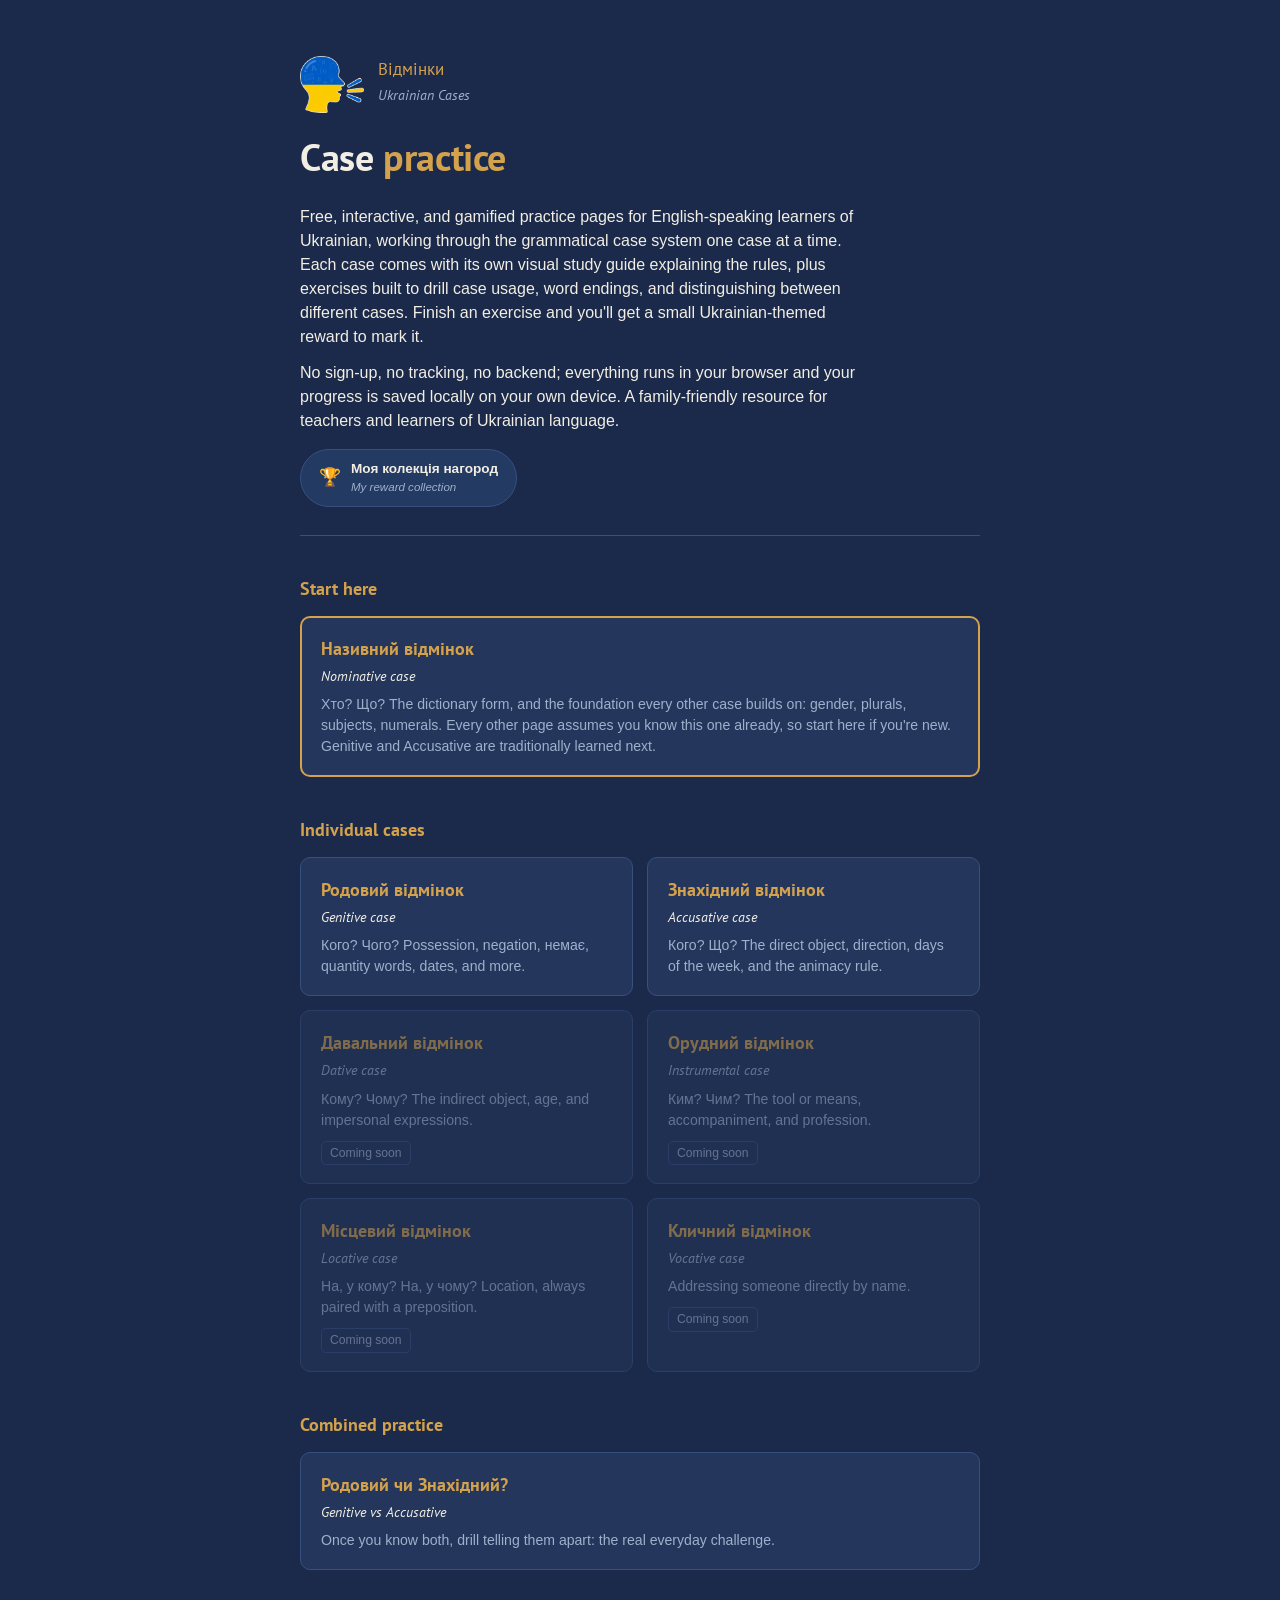
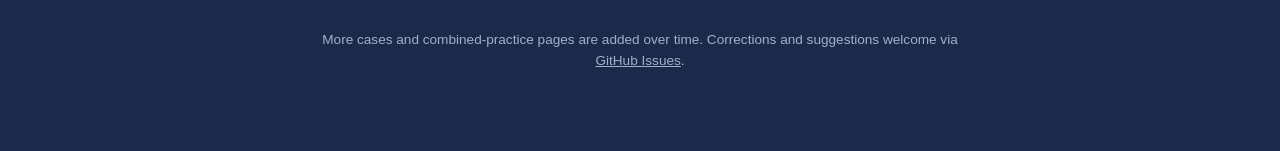
<file: index.html>
<!DOCTYPE html>
<html lang="uk">
<head>
<meta charset="UTF-8">
<meta name="viewport" content="width=device-width, initial-scale=1.0">
<meta name="color-scheme" content="dark">
<title>Відмінки: Ukrainian Cases Practice</title>
<link rel="preconnect" href="https://fonts.googleapis.com">
<link rel="preconnect" href="https://fonts.gstatic.com" crossorigin>
<link href="https://fonts.googleapis.com/css2?family=PT+Sans:ital,wght@0,400;0,700;1,400;1,700&display=swap" rel="stylesheet">
<link rel="stylesheet" href="shared/style.css">
</head>
<body>
<div class="page-bg">
<div class="wrap">
  <div class="hero">
    <div class="brand-row">
      <img class="ua-logo" src="assets/logo.png" width="64" height="57" alt="Logo: a profile speaking in the colours of the Ukrainian flag">
      <div>
        <p class="eyebrow-uk">Відмінки</p>
        <p class="eyebrow-en">Ukrainian Cases</p>
      </div>
    </div>
    <h1>Case <span class="q-word">practice</span></h1>
    <div class="summary-box">
      <p>Free, interactive, and gamified practice pages for English-speaking learners of Ukrainian, working
      through the grammatical case system one case at a time. Each case comes with its own visual study guide
      explaining the rules, plus exercises built to drill case usage, word endings, and distinguishing between
      different cases. Finish an exercise and you'll get a small Ukrainian-themed reward to mark it.</p>
      <p>No sign-up, no tracking, no backend; everything runs in your browser and your progress is saved
      locally on your own device. A family-friendly resource for teachers and learners of Ukrainian language.</p>
    </div>
    <div style="margin-top:16px;display:flex;flex-wrap:wrap;justify-content:space-between;align-items:center;gap:12px">
      <a class="trophy-pill" href="trophy.html"><span class="pill-icon">🏆</span><span class="pill-text"><span class="pill-uk">Моя колекція нагород</span><span class="pill-en">My reward collection</span></span></a>
      <button type="button" id="resetAllBtn" class="reset-all-link" hidden><span class="reset-uk">Скинути прогрес</span> / <span class="reset-en">Reset progress</span></button>
    </div>
  </div>

  <div class="index-section">
    <h2>Start here</h2>
    <div class="case-grid">
      <a class="case-card featured" href="nominative_case.html">
        <span class="case-uk">Називний відмінок</span>
        <span class="case-en">Nominative case</span>
        <p class="case-desc">Хто? Що? The dictionary form, and the foundation every other case builds on:
        gender, plurals, subjects, numerals. Every other page assumes you know this one already, so start here
        if you're new. Genitive and Accusative are traditionally learned next.</p>
      </a>
    </div>
  </div>

  <div class="index-section">
    <h2>Individual cases</h2>
    <div class="case-grid">
      <a class="case-card" href="genitive_case.html">
        <span class="case-uk">Родовий відмінок</span>
        <span class="case-en">Genitive case</span>
        <p class="case-desc">Кого? Чого? Possession, negation, немає, quantity words, dates, and more.</p>
      </a>
      <a class="case-card" href="accusative_case.html">
        <span class="case-uk">Знахідний відмінок</span>
        <span class="case-en">Accusative case</span>
        <p class="case-desc">Кого? Що? The direct object, direction, days of the week, and the animacy rule.</p>
      </a>
      <div class="case-card disabled">
        <span class="case-uk">Давальний відмінок</span>
        <span class="case-en">Dative case</span>
        <p class="case-desc">Кому? Чому? The indirect object, age, and impersonal expressions.</p>
        <span class="case-soon">Coming soon</span>
      </div>
      <div class="case-card disabled">
        <span class="case-uk">Орудний відмінок</span>
        <span class="case-en">Instrumental case</span>
        <p class="case-desc">Ким? Чим? The tool or means, accompaniment, and profession.</p>
        <span class="case-soon">Coming soon</span>
      </div>
      <div class="case-card disabled">
        <span class="case-uk">Місцевий відмінок</span>
        <span class="case-en">Locative case</span>
        <p class="case-desc">На, у кому? На, у чому? Location, always paired with a preposition.</p>
        <span class="case-soon">Coming soon</span>
      </div>
      <div class="case-card disabled">
        <span class="case-uk">Кличний відмінок</span>
        <span class="case-en">Vocative case</span>
        <p class="case-desc">Addressing someone directly by name.</p>
        <span class="case-soon">Coming soon</span>
      </div>
    </div>
  </div>

  <div class="index-section">
    <h2>Combined practice</h2>
    <div class="case-grid">
      <a class="case-card" href="genitive_vs_accusative.html">
        <span class="case-uk">Родовий чи Знахідний?</span>
        <span class="case-en">Genitive vs Accusative</span>
        <p class="case-desc">Once you know both, drill telling them apart: the real everyday challenge.</p>
      </a>
    </div>
  </div>

  <footer>More cases and combined-practice pages are added over time. Corrections and suggestions welcome via <a href="https://github.com/hazymat/ukrainian-cases/issues" style="color:#9FB0CC">GitHub Issues</a>.</footer>
</div>
</div>

<script>
// Every case page's own progress lives under its own localStorage key; a page is "started" the
// moment it has any saved key at all (STORE only ever gets keys written via an actual answer).
const CASE_STORAGE_KEYS = [
  "uk_case_nominative_progress_v1",
  "uk_case_genitive_progress_v2",
  "uk_case_accusative_progress_v2",
  "uk_case_mixed_progress_v1"
];
function anyCaseStarted(){
  return CASE_STORAGE_KEYS.some(key=>{
    try{
      const raw = localStorage.getItem(key);
      if(!raw) return false;
      return Object.keys(JSON.parse(raw)).length > 0;
    }catch(e){ return false; }
  });
}
const resetAllBtn = document.getElementById("resetAllBtn");
if(resetAllBtn){
  if(anyCaseStarted()) resetAllBtn.hidden = false;
  resetAllBtn.addEventListener("click", ()=>{
    const ok = confirm("Це скине весь твій прогрес. Усі твої трофеї зникнуть! Ти впевнений(-а)?\nThis will reset all your progress. All your trophies will disappear! Are you sure?");
    if(!ok) return;
    CASE_STORAGE_KEYS.forEach(key=>{ try{ localStorage.removeItem(key); }catch(e){} });
    try{ localStorage.removeItem("uk_cases_reward_bag_v1"); }catch(e){}
    try{ sessionStorage.clear(); }catch(e){}
    location.reload();
  });
}
</script>
</body>
</html>
</file>
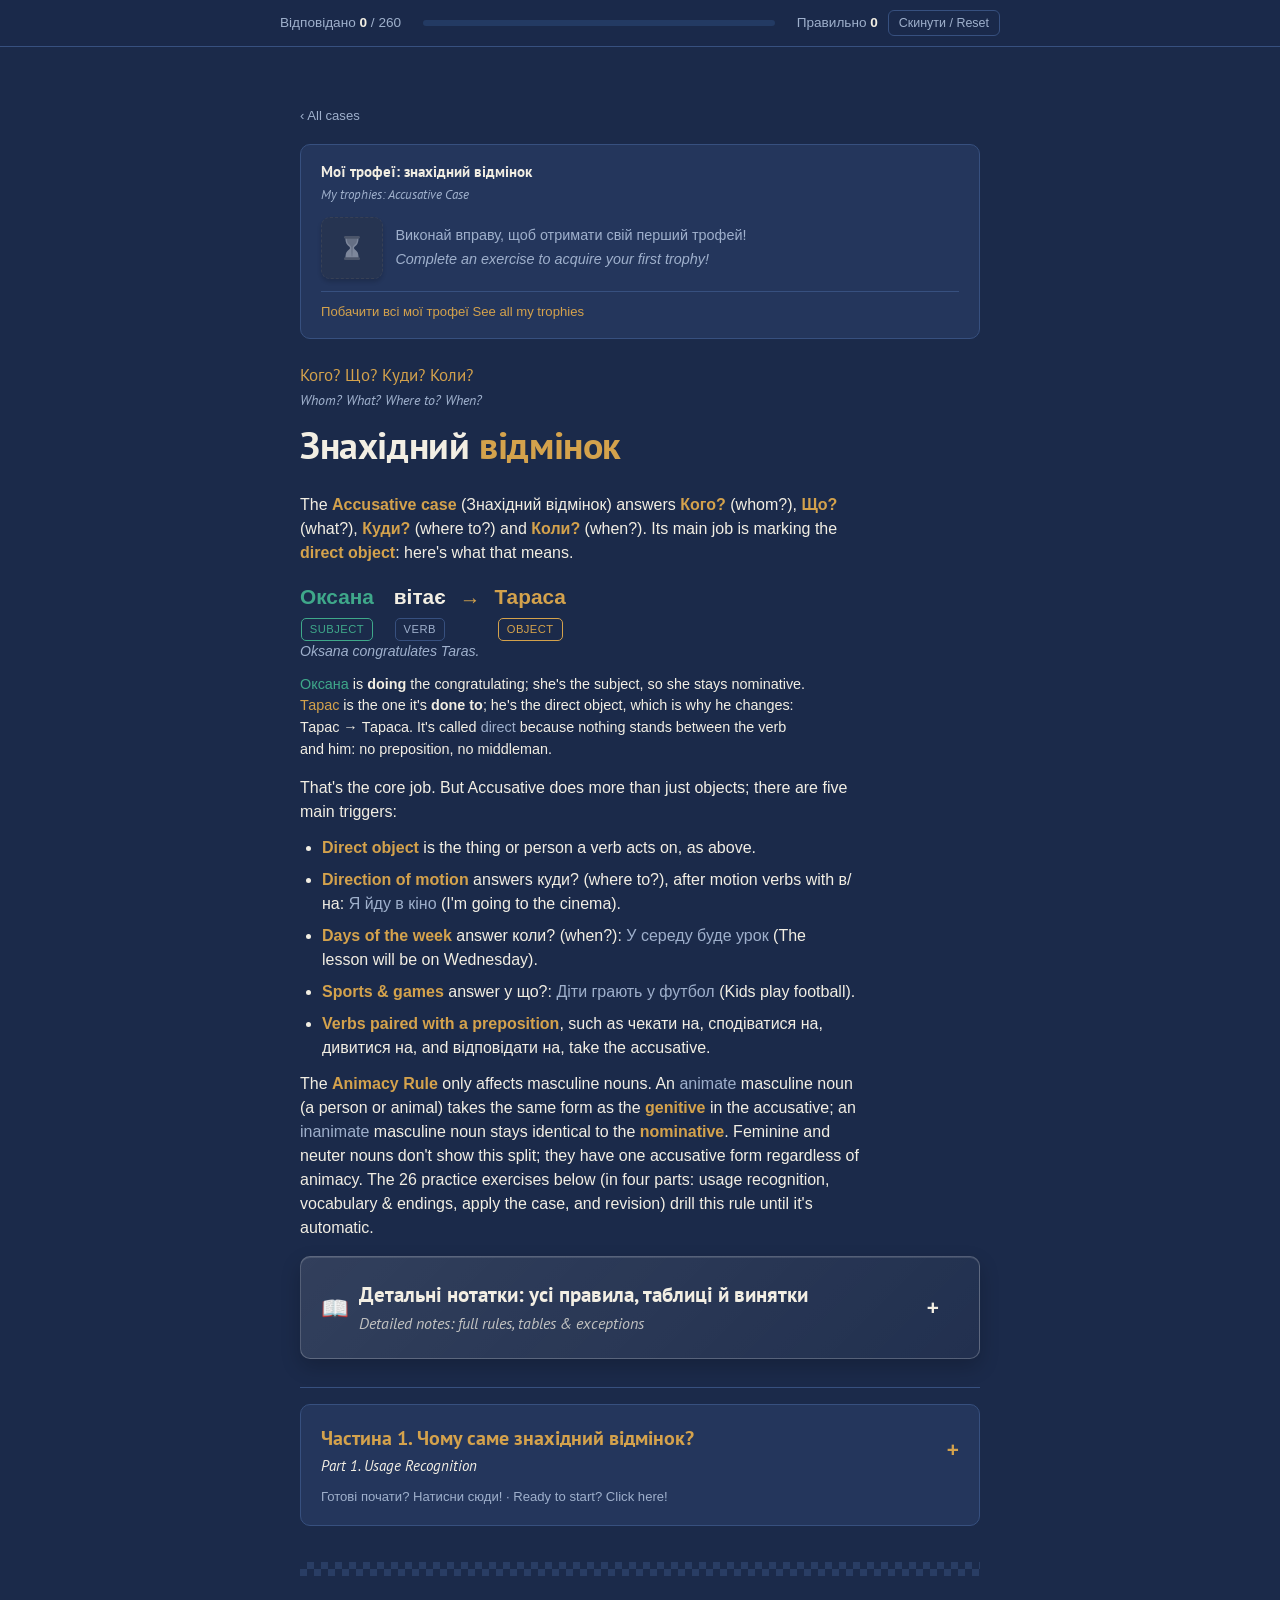
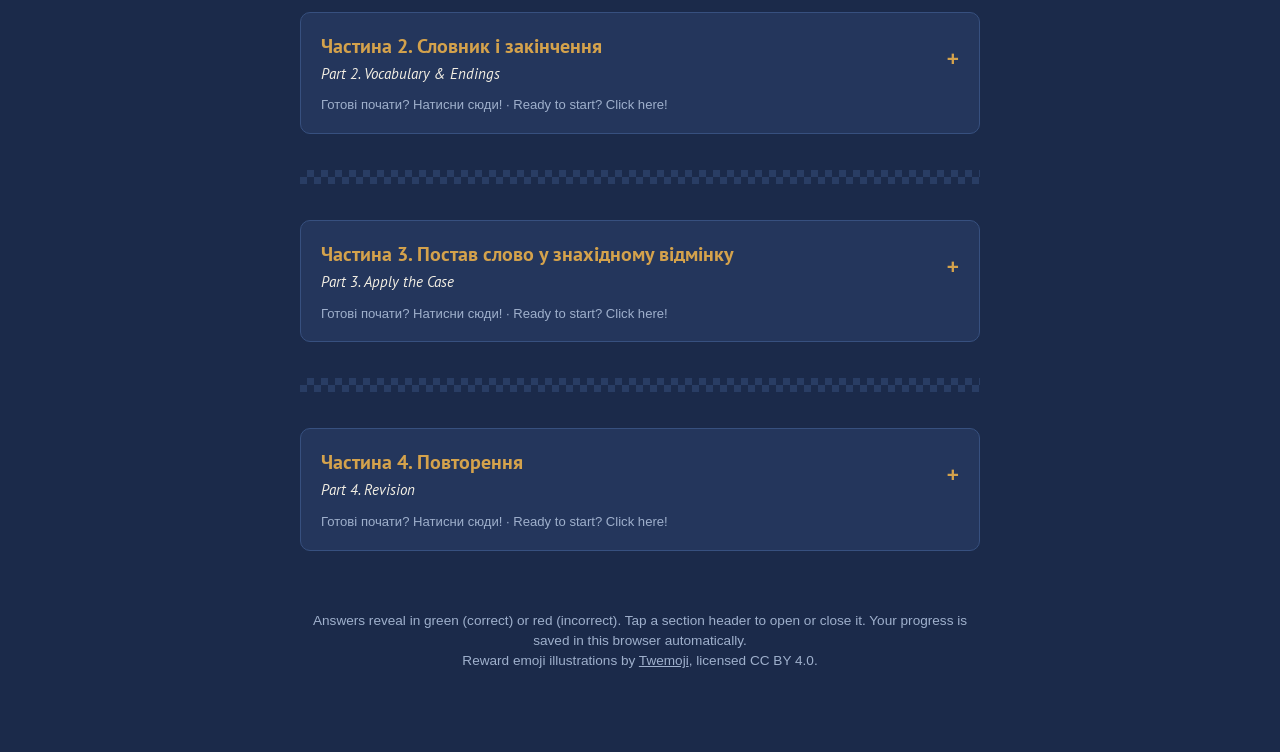
<file: accusative_case.html>
<!DOCTYPE html>
<html lang="uk">
<head>
<meta charset="UTF-8">
<meta name="viewport" content="width=device-width, initial-scale=1.0">
<meta name="color-scheme" content="dark">
<title>Знахідний відмінок: Accusative Case Practice</title>
<link rel="preconnect" href="https://fonts.googleapis.com">
<link rel="preconnect" href="https://fonts.gstatic.com" crossorigin>
<link href="https://fonts.googleapis.com/css2?family=PT+Sans:ital,wght@0,400;0,700;1,400;1,700&display=swap" rel="stylesheet">
<link rel="stylesheet" href="shared/style.css">
</head>
<body>
<div class="page-bg">
<noscript>
<div class="wrap" style="padding-top:40px">
  <div style="background:#24365C;border:1px solid #C4553F;border-radius:10px;padding:20px;color:#F2EEE3">
    <p style="margin:0 0 10px;font-weight:700">This page needs JavaScript to show the exercises; it looks like it's currently disabled.</p>
    <p style="margin:0;color:#9FB0CC">If you're viewing this inside a chat app's built-in preview (e.g. WhatsApp), that's usually the cause; those previews often can't run scripts. Try opening the file in a full browser instead: use the share/menu button and choose "Open in Browser" (or save the file and open it from there).</p>
  </div>
</div>
</noscript>

<div class="progress-bar"><div class="progress-inner">
  <span>Відповідано <strong id="ansCount">0</strong> / <span id="totalCount">0</span></span>
  <div class="track"><div class="fill" id="fillBar"></div></div>
  <span>Правильно <strong id="corrCount">0</strong></span>
  <button class="reset-btn" id="resetBtn" type="button">Скинути / Reset</button>
</div></div>

<div class="wrap">
  <div class="hero">
    <a class="home-link" href="index.html">‹ All cases</a>
    <div class="trophy-box">
      <p class="trophy-box-title" id="pageTrophyTitle"></p>
      <div class="trophy-box-body" id="pageTrophyBody"></div>
    </div>
    <p class="eyebrow-uk">Кого? Що? Куди? Коли?</p>
    <p class="eyebrow-en">Whom? What? Where to? When?</p>
    <h1>Знахідний <span class="q-word">відмінок</span></h1>
    <div class="summary-box">
<p>The <b>Accusative case</b> (Знахідний відмінок) answers <b>Кого?</b> (whom?), <b>Що?</b> (what?), <b>Куди?</b> (where to?) and
<b>Коли?</b> (when?). Its main job is marking the <b>direct object</b>: here's what that means.</p>
<div class="grammar-demo">
  <div class="gd-cols">
    <div class="gd-col"><span class="gd-word gd-subject">Оксана</span><span class="gd-tag gd-tag-subject">subject</span></div>
    <div class="gd-col"><span class="gd-word">вітає</span><span class="gd-tag">verb</span></div>
    <div class="gd-arrow">→</div>
    <div class="gd-col"><span class="gd-word gd-object">Тараса</span><span class="gd-tag gd-tag-object">object</span></div>
  </div>
  <p class="gd-en">Oksana congratulates Taras.</p>
  <p class="gd-caption"><span class="gd-subject">Оксана</span> is <b>doing</b> the congratulating; she's the subject, so she stays nominative.
  <span class="gd-object">Тарас</span> is the one it's <b>done to</b>; he's the direct object, which is why he changes:
  Тарас → Тараса. It's called <i>direct</i> because nothing stands between the verb and him: no preposition, no middleman.</p>
</div>
<p>That's the core job. But Accusative does more than just objects; there are five main triggers:</p>
<ul>
<li><b>Direct object</b> is the thing or person a verb acts on, as above.</li>
<li><b>Direction of motion</b> answers куди? (where to?), after motion verbs with в/на: <i>Я йду в кіно</i> (I'm going to the cinema).</li>
<li><b>Days of the week</b> answer коли? (when?): <i>У середу буде урок</i> (The lesson will be on Wednesday).</li>
<li><b>Sports &amp; games</b> answer у що?: <i>Діти грають у футбол</i> (Kids play football).</li>
<li><b>Verbs paired with a preposition</b>, such as чекати на, сподіватися на, дивитися на, and відповідати на, take the accusative.</li>
</ul>
<p>The <b>Animacy Rule</b> only affects masculine nouns. An <i>animate</i> masculine noun (a person or animal) takes
the same form as the <b>genitive</b> in the accusative; an <i>inanimate</i> masculine noun stays identical to the
<b>nominative</b>. Feminine and neuter nouns don't show this split; they have one accusative form regardless of
animacy. The 26 practice exercises below (in four parts: usage recognition, vocabulary &amp; endings, apply the
case, and revision) drill this rule until it's automatic.</p>
</div>
    <details class="notes-details" data-state-key="notes">
      <summary><span class="notes-icon">📖</span><span class="title-block"><span class="bi-title-uk">Детальні нотатки: усі правила, таблиці й винятки</span><span class="bi-title-en">Detailed notes: full rules, tables &amp; exceptions</span></span></summary>
      <div class="detail-body">
<h3>Singular endings by gender</h3>
<div class="gender-legend"><span><i class="gr-dot-m"></i>Masculine</span><span><i class="gr-dot-f"></i>Feminine</span><span><i class="gr-dot-n"></i>Neuter</span></div>
<div class="table-scroll"><table class="rules">
<tr><th>Gender</th><th>Nominative ending</th><th>Accusative ending</th><th>Example</th></tr>
<tr class="gr-f"><td>Feminine</td><td>-а</td><td>-у</td><td>мама → маму</td></tr>
<tr class="gr-f"><td>Feminine</td><td>-я / -ія</td><td>-ю / -ію</td><td>пісня → пісню, Марія → Марію</td></tr>
<tr class="gr-f"><td>Feminine</td><td>-ь / consonant</td><td>unchanged</td><td>сіль → сіль, ніч → ніч</td></tr>
<tr class="gr-m"><td>Masculine (inanimate)</td><td>any</td><td>unchanged (= nominative)</td><td>стіл → стіл</td></tr>
<tr class="gr-m"><td>Masculine (animate)</td><td>any</td><td>= genitive form</td><td>брат → брата, Андрій → Андрія</td></tr>
<tr class="gr-n"><td>Neuter</td><td>-о / -е / -я</td><td>unchanged</td><td>ліжко → ліжко, життя → життя</td></tr>
</table></div>

<h3>The Animacy Rule, explained</h3>
<p>This is the defining feature of the accusative case. It applies <b>only to masculine nouns</b> (feminine and
neuter nouns already have a single accusative form regardless of what they refer to):</p>
<ul>
<li><b>Animate</b> masculine nouns (people, animals) → accusative = genitive form: бачу брата, бачу кота.</li>
<li><b>Inanimate</b> masculine nouns (objects, places) → accusative = nominative form: бачу стіл, бачу дім.</li>
</ul>
<h3>Plural (all genders)</h3>
<p>Animate plural nouns take the genitive plural form, and inanimate plural nouns take the nominative plural form:
бачу студентів (animate) vs. бачу книги (inanimate).</p>
<p>Edge cases exist where Ukrainian's grammatical animacy doesn't match biological reality: a corpse (мрець) is
grammatically animate, a virus (вірус) is grammatically inanimate, and collective nouns for groups of people
(народ, клас, натовп) are grammatically inanimate even though they refer to people.</p>

<h3>Direction vs. location: на / у</h3>
<p>The same prepositions на and у can trigger either the accusative or the locative, depending on the question
being answered:</p>
<div class="table-scroll"><table class="rules">
<tr><th>Question</th><th>Case</th><th>Example</th></tr>
<tr><td>Де? (Where, location)</td><td>Locative</td><td>Я сиджу в автобусі. (I am sitting on the bus.)</td></tr>
<tr><td>Куди? (Where to, direction)</td><td>Accusative</td><td>Я сідаю в автобус. (I am getting on the bus.)</td></tr>
</table></div>
<p>Note: "до" (to) always takes the genitive, not the accusative, even though it also answers куди?:
Я лечу до України.</p>

<h3>Days of the week</h3>
<ul>
<li>Monday: <b>у понеділок</b></li>
<li>Tuesday: <b>у вівторок</b></li>
<li>Wednesday: <b>у середу</b></li>
<li>Thursday: <b>у четвер</b></li>
<li>Friday: <b>у п'ятницю</b></li>
<li>Saturday: <b>у суботу</b></li>
<li>Sunday: <b>у неділю</b></li>
</ul>

<h3>Verbs that take the accusative</h3>
<ul>
<li><b>Perception</b>: бачити (to see), чути (to hear), знати (to know), пам'ятати (to remember)</li>
<li><b>Feeling/emotion</b>: любити (to love), ненавидіти (to hate), поважати (to respect), шкодувати (to regret)</li>
<li><b>Action with object</b>: мати (to have), купувати (to buy), нести/брати (to carry/take), будувати (to build)</li>
<li><b>Verb + preposition</b>: чекати на (to wait for), сподіватися на (to hope for), дивитися на (to look at),
відповідати на (to answer)</li>
</ul>

<h3>Plural endings</h3>
<div class="table-scroll"><table class="rules">
<tr><th>Animacy</th><th>Accusative plural</th><th>Example</th></tr>
<tr><td>Inanimate (any gender)</td><td>= nominative plural</td><td>книги → книги, вікна → вікна</td></tr>
<tr><td>Animate masculine</td><td>= genitive plural</td><td>студенти → студентів</td></tr>
</table></div>

<h3>Pronouns in the accusative</h3>
<div class="table-scroll"><table class="rules">
<tr><th>Nominative</th><th>Accusative</th></tr>
<tr><td>я</td><td>мене</td></tr>
<tr><td>ти</td><td>тебе</td></tr>
<tr><td>він, воно</td><td>його (нього after a preposition)</td></tr>
<tr><td>вона</td><td>її (неї after a preposition)</td></tr>
<tr><td>ми</td><td>нас</td></tr>
<tr><td>ви</td><td>вас</td></tr>
<tr><td>вони</td><td>їх (них after a preposition)</td></tr>
</table></div>
<p>Note: the accusative forms of pronouns are identical to their genitive forms; this holds across the whole
pronoun system.</p>

<h3>A fixed idiom worth knowing</h3>
<p>"Мене звати..." (My name is..., literally "They call me...") always uses the accusative pronoun мене,
regardless of who's speaking: Мене звати Оксана. Його звати Тарас.</p>
</div>
    </details>
  </div>

  <div id="sections"></div>
  <footer>Answers reveal in green (correct) or red (incorrect). Tap a section header to open or close it. Your progress is saved in this browser automatically.<br>Reward emoji illustrations by <a href="https://github.com/jdecked/twemoji" style="color:#9FB0CC">Twemoji</a>, licensed CC BY 4.0.</footer>
</div>

</div>

<script>
const DATA = {"revisionWrapperTitle": "<span class=\"title-block\"><span class=\"bi-title-uk\">Частина 4. Повторення</span><span class=\"bi-title-en\">Part 4. Revision</span></span>", "revisionExercises": [{"title": "<span class=\"title-block\"><span class=\"bi-title-uk\">Вправа 4.1. Знайди слово у знахідному відмінку</span><span class=\"bi-title-en\">Exercise 4.1. Find the Accusative Word</span></span>", "items": [{"mode": "correct", "tokens": ["Я", "бачу", "брата."], "target": 2, "en": "I see my brother.", "why": {"opts": ["Direct object, inanimate", "Direct object, animate", "Direction", "Sport"], "correct": 1, "explain": "брата is an <b>animate</b> <b>direct object</b> (genitive form)."}, "revealNote": "", "noteLabel": ""}, {"mode": "correct", "tokens": ["Вона", "читає", "книгу."], "target": 2, "en": "She reads a book.", "why": {"opts": ["Direct object, inanimate", "Direction", "Day of week", "Direct object, animate"], "correct": 0, "explain": "книгу is an <b>inanimate</b> <b>direct object</b>; feminine -а → -у."}, "revealNote": "", "noteLabel": ""}, {"mode": "correct", "tokens": ["Ми", "будуємо", "дім."], "target": 2, "en": "We are building a house.", "why": {"opts": ["Direction", "Direct object, animate", "Direct object, inanimate", "Sport"], "correct": 2, "explain": "дім is an <b>inanimate</b> <b>direct object</b>, matching the nominative."}, "revealNote": "", "noteLabel": ""}, {"mode": "correct", "tokens": ["Він", "годує", "кота."], "target": 2, "en": "He is feeding the cat.", "why": {"opts": ["Direct object, inanimate", "Direct object, animate", "Direction", "Verb + preposition"], "correct": 1, "explain": "кота is an <b>animate</b> <b>direct object</b> (genitive form)."}, "revealNote": "", "noteLabel": ""}, {"mode": "correct", "tokens": ["У", "середу", "ми", "йдемо", "в", "кіно."], "target": 1, "en": "On Wednesday we're going to the cinema.", "why": {"opts": ["Direction", "Day of week", "Sport", "Direct object"], "correct": 1, "explain": "Days of the week answering коли? are accusative."}, "revealNote": "", "noteLabel": ""}, {"mode": "correct", "tokens": ["Діти", "грають", "у", "футбол."], "target": 3, "en": "The children play football.", "why": {"opts": ["Sport/game", "Direction", "Day of week", "Direct object"], "correct": 0, "explain": "Games/sports take у + accusative (unchanged, <b>inanimate</b>)."}, "revealNote": "", "noteLabel": ""}, {"mode": "correct", "tokens": ["Вона", "чекає", "на", "поїзд."], "target": 3, "en": "She is waiting for the train.", "why": {"opts": ["Direct object", "Sport", "Verb + preposition", "Direction"], "correct": 2, "explain": "чекати на is a verb+preposition combination requiring the accusative."}, "revealNote": "", "noteLabel": ""}, {"mode": "correct", "tokens": ["Мене", "звати", "Оксана."], "target": 0, "en": "My name is Oksana.", "why": {"opts": ["Direct object", "Fixed idiom using accusative pronoun", "Direction", "Sport"], "correct": 1, "explain": "«мене звати» is a set construction using the accusative pronoun."}, "revealNote": "", "noteLabel": ""}, {"mode": "correct", "tokens": ["Студенти", "люблять", "свого", "вчителя."], "target": 3, "en": "Students love their teacher.", "why": {"opts": ["Direct object, inanimate", "Direction", "Direct object, animate", "Sport"], "correct": 2, "explain": "вчителя is an <b>animate</b> <b>direct object</b> (genitive form)."}, "revealNote": "", "noteLabel": ""}, {"mode": "correct", "tokens": ["Ми", "відвідали", "три", "великі", "міста."], "target": 4, "en": "We visited three big cities.", "why": {"opts": ["Direct object, animate", "Direction", "Direct object, inanimate plural", "Day of week"], "correct": 2, "explain": "Inanimate plural direct objects match the nominative plural."}, "revealNote": "", "noteLabel": ""}]}, {"title": "<span class=\"title-block\"><span class=\"bi-title-uk\">Вправа 4.2. Знайди помилку</span><span class=\"bi-title-en\">Exercise 4.2. Find the Mistake</span></span>", "items": [{"mode": "error", "tokens": ["Я", "бачу", "брат."], "target": 2, "en": "I see my brother. (as written, find the error)", "why": {"opts": ["This sentence is correct", "Animate direct objects need genitive form: брата", "Animate direct objects need nominative", "бачу needs a different verb"], "correct": 1, "explain": "брат is <b>animate</b>, so the accusative should match the genitive: брата."}, "revealNote": "Correct form: брата", "noteLabel": ""}, {"mode": "error", "tokens": ["Вона", "читає", "книга."], "target": 2, "en": "She reads a book. (as written, find the error)", "why": {"opts": ["Feminine -а needs -у in accusative: книгу", "This sentence is correct", "книга needs genitive", "читає needs a different verb"], "correct": 0, "explain": "Direct <b>object</b>, feminine -а should become -у: книгу."}, "revealNote": "Correct form: книгу", "noteLabel": ""}, {"mode": "error", "tokens": ["Він", "годує", "кіт."], "target": 2, "en": "He is feeding the cat. (as written, find the error)", "why": {"opts": ["This sentence is correct", "Animate direct objects need genitive form: кота", "кіт needs nominative", "годує needs a different verb"], "correct": 1, "explain": "кіт is <b>animate</b>, so the accusative should match the genitive: кота."}, "revealNote": "Correct form: кота", "noteLabel": ""}, {"mode": "error", "tokens": ["У", "середа", "ми", "йдемо", "в", "кіно."], "target": 1, "en": "On Wednesday we're going to the cinema. (as written, find the error)", "why": {"opts": ["Days of the week need accusative: середу", "This sentence is correct", "середа needs genitive", "йдемо needs a different verb"], "correct": 0, "explain": "Days of the week answering коли? take the accusative: середа should be середу."}, "revealNote": "Correct form: середу", "noteLabel": ""}, {"mode": "error", "tokens": ["Діти", "грають", "у", "футболу."], "target": 3, "en": "The children play football. (as written, find the error)", "why": {"opts": ["This sentence is correct", "Sports stay unchanged (inanimate): футбол", "Sports need genitive", "грають needs a different verb"], "correct": 1, "explain": "футбол is <b>inanimate</b> and stays unchanged; футболу looks like a genitive ending that doesn't belong here."}, "revealNote": "Correct form: футбол", "noteLabel": ""}, {"mode": "error", "tokens": ["Вона", "чекає", "на", "поїзда."], "target": 3, "en": "She is waiting for the train. (as written, find the error)", "why": {"opts": ["поїзд stays unchanged (inanimate)", "This sentence is correct", "поїзда needs nominative", "чекає needs a different verb"], "correct": 0, "explain": "поїзд is <b>inanimate</b> and stays unchanged; поїзда looks like an <b>animate</b>/genitive ending that doesn't belong here."}, "revealNote": "Correct form: поїзд", "noteLabel": ""}, {"mode": "error", "tokens": ["Мене", "звати", "Оксану."], "target": 2, "en": "My name is Oksana. (as written, find the error)", "why": {"opts": ["This sentence is correct", "The name stays nominative: Оксана", "Оксану needs genitive", "звати needs a different pronoun"], "correct": 1, "explain": "In «мене звати», the pronoun мене is accusative but the name itself stays nominative: Оксана, not Оксану."}, "revealNote": "Correct form: Оксана", "noteLabel": ""}, {"mode": "error", "tokens": ["Студенти", "люблять", "свого", "вчитель."], "target": 3, "en": "Students love their teacher. (as written, find the error)", "why": {"opts": ["Animate direct objects need genitive form: вчителя", "This sentence is correct", "вчитель needs nominative", "люблять needs a different verb"], "correct": 0, "explain": "вчитель is <b>animate</b>, so the accusative should match the genitive: вчителя."}, "revealNote": "Correct form: вчителя", "noteLabel": ""}, {"mode": "error", "tokens": ["Ми", "відвідали", "три", "великі", "місто."], "target": 4, "en": "We visited three big cities. (as written, find the error)", "why": {"opts": ["This sentence is correct", "Plural direct objects need singular form", "Plural inanimate direct objects match nominative plural: міста", "місто needs genitive"], "correct": 2, "explain": "With три (plural), the noun must be plural too: місто should be міста."}, "revealNote": "Correct form: міста", "noteLabel": ""}, {"mode": "error", "tokens": ["Він", "бачить", "кінь."], "target": 2, "en": "He sees the horse. (as written, find the error)", "why": {"opts": ["This sentence is correct", "Animate direct objects need genitive form: коня", "кінь needs nominative", "бачить needs a different verb"], "correct": 1, "explain": "кінь is <b>animate</b>, so the accusative should match the genitive: коня."}, "revealNote": "Correct form: коня", "noteLabel": ""}]}, {"title": "<span class=\"title-block\"><span class=\"bi-title-uk\">Вправа 4.3. Підмет-пастка: істота не завжди означає знахідний!</span><span class=\"bi-title-en\">Exercise 4.3. Subject Trap: Animate Doesn't Always Mean Accusative!</span></span>", "items": [{"mode": "trick", "tokens": ["Лікар", "оглядає", "пацієнта."], "target": 2, "en": "The doctor examines the patient.", "why": {"opts": ["Лікар is the subject, so it stays nominative", "This should be genitive: лікаря", "No rule applies here", "The animacy rule applies to Лікар too"], "correct": 0, "explain": "The <b>animacy rule</b> only affects the <b>object</b>. Лікар is the <b>subject</b> here, so it stays nominative; пацієнта is the real accusative word."}, "revealNote": "", "noteLabel": "Немає знахідного тут / No accusative here"}, {"mode": "trick", "tokens": ["Кіт", "ловить", "мишу."], "target": 2, "en": "The cat catches the mouse.", "why": {"opts": ["No rule applies here", "This should be genitive: кота", "Кіт is the subject, so it stays nominative", "The animacy rule applies to Кіт too"], "correct": 2, "explain": "Кіт is the <b>subject</b>, so it stays nominative; мишу is the accusative <b>object</b>."}, "revealNote": "", "noteLabel": "Немає знахідного тут / No accusative here"}, {"mode": "trick", "tokens": ["Студент", "читає", "книгу."], "target": 2, "en": "The student reads a book.", "why": {"opts": ["This should be genitive: студента", "The animacy rule applies to Студент too", "No rule applies here", "Студент is the subject, so it stays nominative"], "correct": 3, "explain": "Студент is the <b>subject</b>, so it stays nominative; книгу is the accusative <b>object</b>."}, "revealNote": "", "noteLabel": "Немає знахідного тут / No accusative here"}, {"mode": "trick", "tokens": ["Президент", "підписав", "закон."], "target": 2, "en": "The president signed the law.", "why": {"opts": ["Президент is the subject, so it stays nominative", "No rule applies here", "This should be genitive: президента", "The animacy rule applies to Президент too"], "correct": 0, "explain": "Президент is the <b>subject</b>, so it stays nominative."}, "revealNote": "", "noteLabel": "Немає знахідного тут / No accusative here"}, {"mode": "trick", "tokens": ["Водій", "веде", "машину."], "target": 2, "en": "The driver is driving the car.", "why": {"opts": ["The animacy rule applies to Водій too", "No rule applies here", "This should be genitive: водія", "Водій is the subject, so it stays nominative"], "correct": 3, "explain": "Водій is the <b>subject</b>, so it stays nominative; машину is the accusative <b>object</b>."}, "revealNote": "", "noteLabel": "Немає знахідного тут / No accusative here"}, {"mode": "trick", "tokens": ["Друг", "телефонує", "мені", "щодня."], "target": 4, "en": "A friend calls me every day.", "why": {"opts": ["This should be genitive: друга", "Друг is the subject, so it stays nominative", "No rule applies here", "The animacy rule applies to Друг too"], "correct": 1, "explain": "Друг is the <b>subject</b>, so it stays nominative."}, "revealNote": "", "noteLabel": "Немає знахідного тут / No accusative here"}, {"mode": "trick", "tokens": ["Учитель", "пояснює", "тему."], "target": 2, "en": "The teacher explains the topic.", "why": {"opts": ["No rule applies here", "The animacy rule applies to Учитель too", "Учитель is the subject, so it stays nominative", "This should be genitive: учителя"], "correct": 2, "explain": "Учитель is the <b>subject</b>, so it stays nominative; тему is the accusative <b>object</b>."}, "revealNote": "", "noteLabel": "Немає знахідного тут / No accusative here"}, {"mode": "trick", "tokens": ["Актор", "грає", "головну", "роль."], "target": 3, "en": "The actor plays the leading role.", "why": {"opts": ["This should be genitive: актора", "Актор is the subject, so it stays nominative", "The animacy rule applies to Актор too", "No rule applies here"], "correct": 1, "explain": "Актор is the <b>subject</b>, so it stays nominative; роль is the accusative <b>object</b>."}, "revealNote": "", "noteLabel": "Немає знахідного тут / No accusative here"}, {"mode": "trick", "tokens": ["Пес", "охороняє", "двір."], "target": 2, "en": "The dog guards the yard.", "why": {"opts": ["No rule applies here", "This should be genitive: пса", "The animacy rule applies to Пес too", "Пес is the subject, so it stays nominative"], "correct": 3, "explain": "Пес is the <b>subject</b>, so it stays nominative; двір is the accusative <b>object</b>."}, "revealNote": "", "noteLabel": "Немає знахідного тут / No accusative here"}, {"mode": "trick", "tokens": ["Кінь", "біжить", "полем."], "target": 3, "en": "The horse runs across the field.", "why": {"opts": ["This should be genitive: коня", "Кінь is the subject, so it stays nominative", "No rule applies here", "The animacy rule applies to Кінь too"], "correct": 1, "explain": "Кінь is the <b>subject</b>, so it stays nominative (полем here is a separate instrumental form, not accusative)."}, "revealNote": "", "noteLabel": "Немає знахідного тут / No accusative here"}]}], "vocabWrapperTitle": "<span class=\"title-block\"><span class=\"bi-title-uk\">Частина 2. Словник і закінчення</span><span class=\"bi-title-en\">Part 2. Vocabulary &amp; Endings</span></span>", "vocabExercises": [{"title": "<span class=\"title-block\"><span class=\"bi-title-uk\">Вправа 2.1. Основи: іменники жіночого роду</span><span class=\"bi-title-en\">Exercise 2.1. Foundations: Feminine Nouns</span></span>", "desc": "Regular feminine -а and -я nouns, singular. This pattern never changes, animate or not.", "items": [{"word": "книга", "meaning": "book", "dmeanings": ["door", "tree", "cloud"], "answer": "книгу", "dforms": ["книга", "книзі", "книгою"], "explain": "Feminine -а nouns take -у in the accusative: книга → книгу."}, {"word": "машина", "meaning": "car", "dmeanings": ["house", "mountain", "song"], "answer": "машину", "dforms": ["машина", "машині", "машиною"], "explain": "Feminine -а: машина → машину."}, {"word": "сестра", "meaning": "sister", "dmeanings": ["brother", "forest", "winter"], "answer": "сестру", "dforms": ["сестра", "сестрі", "сестрою"], "explain": "Feminine -а: сестра → сестру."}, {"word": "кава", "meaning": "coffee", "dmeanings": ["tea", "bread", "milk"], "answer": "каву", "dforms": ["кава", "каві", "кавою"], "explain": "Feminine -а: кава → каву."}, {"word": "пісня", "meaning": "song", "dmeanings": ["book", "river", "cloud"], "answer": "пісню", "dforms": ["пісня", "пісні", "піснею"], "explain": "Feminine -я nouns take -ю: пісня → пісню."}, {"word": "земля", "meaning": "land / earth", "dmeanings": ["sky", "water", "fire"], "answer": "землю", "dforms": ["земля", "землі", "землею"], "explain": "Feminine -я: земля → землю."}, {"word": "вишня", "meaning": "cherry", "dmeanings": ["apple", "pear", "plum"], "answer": "вишню", "dforms": ["вишня", "вишні", "вишнею"], "explain": "Feminine -я: вишня → вишню."}, {"word": "родина", "meaning": "family", "dmeanings": ["friend", "city", "job"], "answer": "родину", "dforms": ["родина", "родині", "родиною"], "explain": "Feminine -а: родина → родину."}, {"word": "дорога", "meaning": "road", "dmeanings": ["bridge", "river", "field"], "answer": "дорогу", "dforms": ["дорога", "дорозі", "дорогою"], "explain": "Feminine -а: дорога → дорогу."}, {"word": "праця", "meaning": "work / labor", "dmeanings": ["rest", "play", "sleep"], "answer": "працю", "dforms": ["праця", "праці", "працею"], "explain": "Feminine -я: праця → працю."}]}, {"title": "<span class=\"title-block\"><span class=\"bi-title-uk\">Вправа 2.2. Середній і жіночий рід: правило «без змін»</span><span class=\"bi-title-en\">Exercise 2.2. Neuter & More Feminine: The 'Unchanged' Rule</span></span>", "desc": "Neuter nouns, and feminine -ь / consonant nouns, stay exactly the same in the accusative as in the nominative.", "items": [{"word": "вікно", "meaning": "window", "dmeanings": ["door", "wall", "roof"], "answer": "вікно", "dforms": ["вікна", "вікну", "вікном"], "explain": "Neuter nouns are unchanged in the accusative: вікно → вікно."}, {"word": "місто", "meaning": "city", "dmeanings": ["village", "country", "street"], "answer": "місто", "dforms": ["міста", "місту", "містом"], "explain": "Neuter unchanged: місто → місто."}, {"word": "яблуко", "meaning": "apple", "dmeanings": ["pear", "grape", "plum"], "answer": "яблуко", "dforms": ["яблука", "яблуку", "яблуком"], "explain": "Neuter unchanged: яблуко → яблуко."}, {"word": "молоко", "meaning": "milk", "dmeanings": ["water", "juice", "tea"], "answer": "молоко", "dforms": ["молока", "молоку", "молоком"], "explain": "Neuter unchanged: молоко → молоко."}, {"word": "серце", "meaning": "heart", "dmeanings": ["hand", "head", "eye"], "answer": "серце", "dforms": ["серця", "серцю", "серцем"], "explain": "Neuter -е is also unchanged: серце → серце."}, {"word": "сіль", "meaning": "salt", "dmeanings": ["sugar", "pepper", "rice"], "answer": "сіль", "dforms": ["солі", "солю", "сіллю"], "explain": "Feminine -ь nouns are unchanged in the accusative: сіль → сіль."}, {"word": "ніч", "meaning": "night", "dmeanings": ["day", "morning", "noon"], "answer": "ніч", "dforms": ["ночі", "ночами", "ніччю"], "explain": "Feminine consonant-stem nouns stay unchanged: ніч → ніч."}, {"word": "річ", "meaning": "thing", "dmeanings": ["idea", "word", "name"], "answer": "річ", "dforms": ["речі", "речами", "річчю"], "explain": "Same pattern: річ → річ (unchanged)."}, {"word": "подорож", "meaning": "trip / journey", "dmeanings": ["work", "rest", "dream"], "answer": "подорож", "dforms": ["подорожі", "подорожами", "подорожжю"], "explain": "Same pattern: подорож → подорож (unchanged)."}, {"word": "любов", "meaning": "love", "dmeanings": ["hate", "fear", "joy"], "answer": "любов", "dforms": ["любові", "любовями", "любов'ю"], "explain": "Same pattern: любов → любов (unchanged)."}]}, {"title": "<span class=\"title-block\"><span class=\"bi-title-uk\">Вправа 2.3. Правило істот: неістоти чоловічого роду</span><span class=\"bi-title-en\">Exercise 2.3. Animacy Rule: Inanimate Masculine</span></span>", "desc": "The single most important accusative rule: inanimate masculine nouns match the nominative exactly.", "items": [{"word": "стіл", "meaning": "table", "dmeanings": ["chair", "door", "window"], "answer": "стіл", "dforms": ["стола", "столу", "столом"], "explain": "Animacy rule: <b>inanimate</b> masculine nouns match the nominative: стіл → стіл."}, {"word": "дім", "meaning": "house", "dmeanings": ["car", "city", "street"], "answer": "дім", "dforms": ["дому", "домом", "домі"], "explain": "Inanimate: дім → дім."}, {"word": "телефон", "meaning": "phone", "dmeanings": ["radio", "camera", "computer"], "answer": "телефон", "dforms": ["телефону", "телефоном", "телефонові"], "explain": "Inanimate: телефон → телефон."}, {"word": "хліб", "meaning": "bread", "dmeanings": ["milk", "water", "meat"], "answer": "хліб", "dforms": ["хліба", "хлібом", "хлібові"], "explain": "Inanimate: хліб → хліб."}, {"word": "ліс", "meaning": "forest", "dmeanings": ["mountain", "river", "field"], "answer": "ліс", "dforms": ["лісу", "лісом", "лісові"], "explain": "Inanimate: ліс → ліс."}, {"word": "потяг", "meaning": "train", "dmeanings": ["bus", "car", "plane"], "answer": "потяг", "dforms": ["потяга", "потягом", "потягові"], "explain": "Inanimate: потяг → потяг."}, {"word": "диван", "meaning": "sofa", "dmeanings": ["chair", "table", "bed"], "answer": "диван", "dforms": ["дивана", "диваном", "диванові"], "explain": "Inanimate: диван → диван."}, {"word": "телевізор", "meaning": "TV", "dmeanings": ["radio", "phone", "computer"], "answer": "телевізор", "dforms": ["телевізора", "телевізором", "телевізорові"], "explain": "Inanimate: телевізор → телевізор."}, {"word": "сад", "meaning": "garden", "dmeanings": ["park", "forest", "field"], "answer": "сад", "dforms": ["саду", "садом", "садові"], "explain": "Inanimate: сад → сад."}, {"word": "міст", "meaning": "bridge", "dmeanings": ["road", "river", "tunnel"], "answer": "міст", "dforms": ["моста", "мостом", "мостові"], "explain": "Inanimate: міст → міст."}]}, {"title": "<span class=\"title-block\"><span class=\"bi-title-uk\">Вправа 2.4. Правило істот: істоти чоловічого роду</span><span class=\"bi-title-en\">Exercise 2.4. Animacy Rule: Animate Masculine</span></span>", "desc": "The flip side: animate masculine nouns (people, animals) take the genitive form instead of the nominative.", "items": [{"word": "брат", "meaning": "brother", "dmeanings": ["sister", "friend", "father"], "answer": "брата", "dforms": ["брат", "братові", "братом"], "explain": "Animacy rule: <b>animate</b> masculine nouns take the genitive form: брат → брата."}, {"word": "друг", "meaning": "friend", "dmeanings": ["enemy", "stranger", "teacher"], "answer": "друга", "dforms": ["друг", "другові", "другом"], "explain": "Animate: друг → друга."}, {"word": "лев", "meaning": "lion", "dmeanings": ["tiger", "bear", "wolf"], "answer": "лева", "dforms": ["лев", "левові", "левом"], "explain": "Animate: лев → лева."}, {"word": "кіт", "meaning": "cat", "dmeanings": ["dog", "mouse", "bird"], "answer": "кота", "dforms": ["кіт", "котові", "котом"], "explain": "Animate + і↔о alternation: кіт → кота."}, {"word": "кінь", "meaning": "horse", "dmeanings": ["cow", "pig", "sheep"], "answer": "коня", "dforms": ["кінь", "коню", "конем"], "explain": "Animate + alternation: кінь → коня."}, {"word": "лікар", "meaning": "doctor", "dmeanings": ["patient", "nurse", "teacher"], "answer": "лікаря", "dforms": ["лікар", "лікарю", "лікарем"], "explain": "Animate: лікар → лікаря."}, {"word": "студент", "meaning": "student", "dmeanings": ["teacher", "professor", "pupil"], "answer": "студента", "dforms": ["студент", "студенту", "студентом"], "explain": "Animate: студент → студента."}, {"word": "президент", "meaning": "president", "dmeanings": ["king", "minister", "mayor"], "answer": "президента", "dforms": ["президент", "президенту", "президентом"], "explain": "Animate: президент → президента."}, {"word": "водій", "meaning": "driver", "dmeanings": ["passenger", "pilot", "mechanic"], "answer": "водія", "dforms": ["водій", "водієві", "водієм"], "explain": "Animate -ій noun: водій → водія."}, {"word": "Андрій", "meaning": "man's name (Andriy)", "dmeanings": ["city", "river", "season"], "answer": "Андрія", "dforms": ["Андрій", "Андрієві", "Андрієм"], "explain": "Animate name: Андрій → Андрія (same form as the genitive)."}]}, {"title": "<span class=\"title-block\"><span class=\"bi-title-uk\">Вправа 2.5. Множина: неістоти</span><span class=\"bi-title-en\">Exercise 2.5. Plural: Inanimate Nouns</span></span>", "desc": "Plural inanimate nouns of any gender match the nominative plural exactly.", "items": [{"word": "столи", "meaning": "tables (pl.)", "dmeanings": ["chairs", "doors", "windows"], "answer": "столи", "dforms": ["столів", "столам", "столами"], "explain": "Inanimate plural nouns match the nominative plural: столи → столи."}, {"word": "книги", "meaning": "books (pl.)", "dmeanings": ["pens", "notebooks", "letters"], "answer": "книги", "dforms": ["книг", "книгам", "книгами"], "explain": "Inanimate plural: книги → книги."}, {"word": "машини", "meaning": "cars (pl.)", "dmeanings": ["roads", "houses", "cities"], "answer": "машини", "dforms": ["машин", "машинам", "машинами"], "explain": "Inanimate plural: машини → машини."}, {"word": "вікна", "meaning": "windows (pl.)", "dmeanings": ["doors", "walls", "roofs"], "answer": "вікна", "dforms": ["вікон", "вікнам", "вікнами"], "explain": "Inanimate plural: вікна → вікна."}, {"word": "міста", "meaning": "cities (pl.)", "dmeanings": ["villages", "streets", "countries"], "answer": "міста", "dforms": ["міст", "містам", "містами"], "explain": "Inanimate plural: міста → міста."}, {"word": "дороги", "meaning": "roads (pl.)", "dmeanings": ["bridges", "rivers", "fields"], "answer": "дороги", "dforms": ["доріг", "дорогам", "дорогами"], "explain": "Inanimate plural: дороги → дороги."}, {"word": "яблука", "meaning": "apples (pl.)", "dmeanings": ["pears", "grapes", "plums"], "answer": "яблука", "dforms": ["яблук", "яблукам", "яблуками"], "explain": "Inanimate plural: яблука → яблука."}, {"word": "пісні", "meaning": "songs (pl.)", "dmeanings": ["books", "letters", "words"], "answer": "пісні", "dforms": ["пісень", "пісням", "піснями"], "explain": "Inanimate plural: пісні → пісні."}, {"word": "серця", "meaning": "hearts (pl.)", "dmeanings": ["hands", "heads", "eyes"], "answer": "серця", "dforms": ["сердець", "серцям", "серцями"], "explain": "Inanimate plural: серця → серця."}, {"word": "ночі", "meaning": "nights (pl.)", "dmeanings": ["days", "mornings", "evenings"], "answer": "ночі", "dforms": ["ночей", "ночам", "ночами"], "explain": "Inanimate plural: ночі → ночі."}]}, {"title": "<span class=\"title-block\"><span class=\"bi-title-uk\">Вправа 2.6. Множина: істоти чоловічого роду</span><span class=\"bi-title-en\">Exercise 2.6. Plural: Animate Masculine</span></span>", "desc": "Animate masculine plurals take the genitive plural form, same logic as the singular, extended.", "items": [{"word": "студенти", "meaning": "students (pl.)", "dmeanings": ["teachers", "pupils", "professors"], "answer": "студентів", "dforms": ["студенти", "студентам", "студентами"], "explain": "Animate masculine plural = genitive plural: студенти → студентів."}, {"word": "брати", "meaning": "brothers (pl.)", "dmeanings": ["sisters", "friends", "parents"], "answer": "братів", "dforms": ["брати", "братам", "братами"], "explain": "Animate plural: брати → братів."}, {"word": "друзі", "meaning": "friends (pl.)", "dmeanings": ["enemies", "strangers", "neighbours"], "answer": "друзів", "dforms": ["друзі", "друзям", "друзями"], "explain": "Animate plural: друзі → друзів."}, {"word": "коти", "meaning": "cats (pl.)", "dmeanings": ["dogs", "birds", "mice"], "answer": "котів", "dforms": ["коти", "котам", "котами"], "explain": "Animate plural: коти → котів."}, {"word": "коні", "meaning": "horses (pl.)", "dmeanings": ["cows", "pigs", "sheep"], "answer": "коней", "dforms": ["коні", "коням", "кіньми"], "explain": "Animate plural: коні → коней."}, {"word": "лікарі", "meaning": "doctors (pl.)", "dmeanings": ["nurses", "patients", "teachers"], "answer": "лікарів", "dforms": ["лікарі", "лікарям", "лікарями"], "explain": "Animate plural: лікарі → лікарів."}, {"word": "вчителі", "meaning": "teachers (pl.)", "dmeanings": ["students", "pupils", "professors"], "answer": "вчителів", "dforms": ["вчителі", "вчителям", "вчителями"], "explain": "Animate plural: вчителі → вчителів."}, {"word": "водії", "meaning": "drivers (pl.)", "dmeanings": ["passengers", "pilots", "mechanics"], "answer": "водіїв", "dforms": ["водії", "водіям", "водіями"], "explain": "Animate plural: водії → водіїв."}, {"word": "президенти", "meaning": "presidents (pl.)", "dmeanings": ["kings", "ministers", "mayors"], "answer": "президентів", "dforms": ["президенти", "президентам", "президентами"], "explain": "Animate plural: президенти → президентів."}, {"word": "солдати", "meaning": "soldiers (pl.)", "dmeanings": ["officers", "generals", "pilots"], "answer": "солдатів", "dforms": ["солдати", "солдатам", "солдатами"], "explain": "Animate plural: солдати → солдатів."}]}, {"title": "<span class=\"title-block\"><span class=\"bi-title-uk\">Вправа 2.7. Змішане повторення: усі роди й числа</span><span class=\"bi-title-en\">Exercise 2.7. Mixed Review: All Genders & Numbers</span></span>", "desc": "A shuffled recap combining animacy, gender and number, the full picture at once.", "items": [{"word": "хліб", "meaning": "bread", "dmeanings": ["milk", "meat", "fruit"], "answer": "хліб", "dforms": ["хліба", "хлібом", "хлібові"], "explain": "Recap: <b>inanimate</b> masculine = nominative: хліб → хліб."}, {"word": "брат", "meaning": "brother", "dmeanings": ["sister", "mother", "father"], "answer": "брата", "dforms": ["брат", "братові", "братом"], "explain": "Recap: <b>animate</b> masculine = genitive: брат → брата."}, {"word": "книга", "meaning": "book", "dmeanings": ["pen", "letter", "notebook"], "answer": "книгу", "dforms": ["книга", "книзі", "книгою"], "explain": "Recap: feminine -а → -у: книга → книгу."}, {"word": "вікно", "meaning": "window", "dmeanings": ["door", "wall", "roof"], "answer": "вікно", "dforms": ["вікна", "вікну", "вікном"], "explain": "Recap: neuter unchanged: вікно → вікно."}, {"word": "сіль", "meaning": "salt", "dmeanings": ["pepper", "sugar", "rice"], "answer": "сіль", "dforms": ["солі", "солю", "сіллю"], "explain": "Recap: feminine -ь unchanged: сіль → сіль."}, {"word": "кіт", "meaning": "cat", "dmeanings": ["dog", "mouse", "bird"], "answer": "кота", "dforms": ["кіт", "котові", "котом"], "explain": "Recap: <b>animate</b> + alternation: кіт → кота."}, {"word": "студенти", "meaning": "students (pl.)", "dmeanings": ["teachers", "pupils", "parents"], "answer": "студентів", "dforms": ["студенти", "студентам", "студентами"], "explain": "Recap: <b>animate</b> plural = genitive plural: студенти → студентів."}, {"word": "книги", "meaning": "books (pl.)", "dmeanings": ["letters", "pens", "notebooks"], "answer": "книги", "dforms": ["книг", "книгам", "книгами"], "explain": "Recap: <b>inanimate</b> plural = nominative plural: книги → книги."}, {"word": "водій", "meaning": "driver", "dmeanings": ["passenger", "pilot", "mechanic"], "answer": "водія", "dforms": ["водій", "водієві", "водієм"], "explain": "Recap: <b>animate</b> -ій: водій → водія."}, {"word": "місто", "meaning": "city", "dmeanings": ["village", "street", "country"], "answer": "місто", "dforms": ["міста", "місту", "містом"], "explain": "Recap: neuter unchanged: місто → місто."}]}, {"title": "<span class=\"title-block\"><span class=\"bi-title-uk\">Вправа 2.8. Напрямок, час і спорт</span><span class=\"bi-title-en\">Exercise 2.8. Direction, Time & Sport</span></span>", "desc": "The same noun forms, now in the contexts that trigger them: motion (куди?), days of the week (коли?), and games (у що?).", "items": [{"word": "школа", "meaning": "school", "dmeanings": ["hospital", "shop", "park"], "answer": "школу", "dforms": ["школа", "школі", "школою"], "explain": "Direction (куди?): motion verb + до/в/на + accusative: іду в школу."}, {"word": "робота", "meaning": "work / job", "dmeanings": ["rest", "school", "home"], "answer": "роботу", "dforms": ["робота", "роботі", "роботою"], "explain": "Direction: іду на роботу, accusative after на with a motion verb."}, {"word": "лікарня", "meaning": "hospital", "dmeanings": ["school", "shop", "church"], "answer": "лікарню", "dforms": ["лікарня", "лікарні", "лікарнею"], "explain": "Direction: їду в лікарню."}, {"word": "середа", "meaning": "Wednesday", "dmeanings": ["Monday", "Friday", "Sunday"], "answer": "середу", "dforms": ["середа", "середі", "середою"], "explain": "Days of the week answering коли? (when?) are accusative: середа → середу."}, {"word": "п'ятниця", "meaning": "Friday", "dmeanings": ["Tuesday", "Thursday", "Saturday"], "answer": "п'ятницю", "dforms": ["п'ятниця", "п'ятниці", "п'ятницею"], "explain": "Day of the week: п'ятниця → п'ятницю."}, {"word": "неділя", "meaning": "Sunday", "dmeanings": ["Monday", "Wednesday", "Saturday"], "answer": "неділю", "dforms": ["неділя", "неділі", "неділею"], "explain": "Day of the week: неділя → неділю."}, {"word": "футбол", "meaning": "football", "dmeanings": ["tennis", "chess", "swimming"], "answer": "футбол", "dforms": ["футболу", "футболом", "футболові"], "explain": "Sports/games take accusative after у: граю у футбол (unchanged, <b>inanimate</b>)."}, {"word": "хокей", "meaning": "hockey", "dmeanings": ["football", "boxing", "running"], "answer": "хокей", "dforms": ["хокею", "хокеєм", "хокеї"], "explain": "Sport: граю у хокей."}, {"word": "волейбол", "meaning": "volleyball", "dmeanings": ["basketball", "tennis", "golf"], "answer": "волейбол", "dforms": ["волейболу", "волейболом", "волейболові"], "explain": "Sport: граю у волейбол."}, {"word": "шахи", "meaning": "chess (plural-only)", "dmeanings": ["checkers", "cards", "dominoes"], "answer": "шахи", "dforms": ["шахів", "шахам", "шахами"], "explain": "Sports/games take accusative after у: граю у шахи (<b>inanimate</b> plural, unchanged)."}]}, {"title": "<span class=\"title-block\"><span class=\"bi-title-uk\">Вправа 2.9. Займенники та дієслова з прийменниками</span><span class=\"bi-title-en\">Exercise 2.9. Pronouns & Verb+Preposition Combos</span></span>", "desc": "Personal pronouns in the accusative, plus nouns used with the verb+preposition pattern (чекати на, сподіватися на).", "items": [{"word": "я", "meaning": "I", "dmeanings": ["you", "he", "we"], "answer": "мене", "dforms": ["я", "мені", "мною"], "explain": "я → мене in the accusative, identical to the genitive form."}, {"word": "ти", "meaning": "you (singular)", "dmeanings": ["I", "she", "they"], "answer": "тебе", "dforms": ["ти", "тобі", "тобою"], "explain": "ти → тебе."}, {"word": "він", "meaning": "he", "dmeanings": ["she", "we", "you"], "answer": "його", "dforms": ["він", "йому", "ним"], "explain": "він → його (becomes нього after a preposition)."}, {"word": "вона", "meaning": "she", "dmeanings": ["he", "they", "I"], "answer": "її", "dforms": ["вона", "їй", "нею"], "explain": "вона → її (becomes неї after a preposition)."}, {"word": "ми", "meaning": "we", "dmeanings": ["you", "they", "I"], "answer": "нас", "dforms": ["ми", "нам", "нами"], "explain": "ми → нас."}, {"word": "ви", "meaning": "you (plural)", "dmeanings": ["we", "he", "she"], "answer": "вас", "dforms": ["ви", "вам", "вами"], "explain": "ви → вас."}, {"word": "вони", "meaning": "they", "dmeanings": ["we", "you", "he"], "answer": "їх", "dforms": ["вони", "їм", "ними"], "explain": "вони → їх (becomes них after a preposition)."}, {"word": "поїзд", "meaning": "train", "dmeanings": ["bus", "plane", "car"], "answer": "поїзд", "dforms": ["поїзда", "поїздом", "поїзді"], "explain": "чекати на + accusative: чекаю на поїзд (<b>inanimate</b>, unchanged)."}, {"word": "відповідь", "meaning": "answer", "dmeanings": ["question", "idea", "word"], "answer": "відповідь", "dforms": ["відповіді", "відповіддю", "відповідях"], "explain": "Feminine -ь unchanged: відповідь → відповідь."}, {"word": "допомога", "meaning": "help", "dmeanings": ["advice", "gift", "answer"], "answer": "допомогу", "dforms": ["допомога", "допомозі", "допомогою"], "explain": "сподіватися на + accusative: сподіваюся на допомогу."}]}, {"title": "<span class=\"title-block\"><span class=\"bi-title-uk\">Вправа 2.10. Справжні винятки: складні випадки істот</span><span class=\"bi-title-en\">Exercise 2.10. Real Exceptions: Tricky Animacy</span></span>", "desc": "Ukrainian's animacy rule gets weird at the edges: corpses are animate, viruses aren't, and collectives of people are treated as objects.", "items": [{"word": "мрець", "meaning": "corpse / dead man", "dmeanings": ["ghost", "skeleton", "shadow"], "answer": "мерця", "dforms": ["мрець", "мерцеві", "мерцем"], "explain": "Grammatically <b>animate</b> despite being dead: мрець → мерця (takes the genitive form)."}, {"word": "вірус", "meaning": "virus", "dmeanings": ["bacteria", "cell", "germ"], "answer": "вірус", "dforms": ["вірусу", "вірусом", "вірусові"], "explain": "Despite naming a living thing, вірус is grammatically <b>inanimate</b>: вірус → вірус (unchanged)."}, {"word": "небіжчик", "meaning": "deceased person", "dmeanings": ["stranger", "neighbour", "guest"], "answer": "небіжчика", "dforms": ["небіжчик", "небіжчику", "небіжчиком"], "explain": "Grammatically <b>animate</b>: небіжчик → небіжчика."}, {"word": "народ", "meaning": "people / nation", "dmeanings": ["crowd", "group", "team"], "answer": "народ", "dforms": ["народу", "народом", "народові"], "explain": "Collective nouns like народ are grammatically <b>inanimate</b> even though they refer to people: народ → народ (unchanged)."}, {"word": "клас", "meaning": "class (group of students)", "dmeanings": ["school", "team", "group"], "answer": "клас", "dforms": ["класу", "класом", "класі"], "explain": "Collective noun: клас → клас (unchanged), even though it refers to a group of people."}, {"word": "труп", "meaning": "corpse (biological/medical term)", "dmeanings": ["body", "ghost", "grave"], "answer": "труп", "dforms": ["трупа", "трупом", "трупі"], "explain": "труп is treated as <b>inanimate</b>: труп → труп; contrast with мрець above, which is <b>animate</b>."}, {"word": "туз", "meaning": "ace (playing card)", "dmeanings": ["king", "queen", "joker"], "answer": "туз", "dforms": ["туза", "тузом", "тузі"], "explain": "Playing-card ranks are <b>inanimate</b>: туз → туз (unchanged)."}, {"word": "заєць", "meaning": "hare / rabbit", "dmeanings": ["fox", "wolf", "deer"], "answer": "зайця", "dforms": ["заєць", "зайцю", "зайцем"], "explain": "Animals are <b>animate</b>: заєць → зайця (note the fleeting е: заєць → зайця)."}, {"word": "натовп", "meaning": "crowd", "dmeanings": ["group", "team", "family"], "answer": "натовп", "dforms": ["натовпу", "натовпом", "натовпі"], "explain": "Collective noun: натовп → натовп (unchanged), like народ and клас."}, {"word": "дракон", "meaning": "dragon (mythical creature)", "dmeanings": ["wizard", "knight", "giant"], "answer": "дракона", "dforms": ["дракон", "дракону", "драконом"], "explain": "Mythical creatures are still grammatically <b>animate</b>: дракон → дракона."}]}], "fillWrapperTitle": "<span class=\"title-block\"><span class=\"bi-title-uk\">Частина 3. Постав слово у знахідному відмінку</span><span class=\"bi-title-en\">Part 3. Apply the Case</span></span>", "fillExercises": [{"title": "<span class=\"title-block\"><span class=\"bi-title-uk\">Вправа 3.1. Пряме доповнення: жіночий рід</span><span class=\"bi-title-en\">Exercise 3.1. Direct Object: Feminine Nouns</span></span>", "items": [{"uk": "Я читаю ____ (книга).", "en": "I am reading a book.", "answers": ["книгу"], "explain": "Direct <b>object</b>, feminine -а → -у.", "opts": ["книга", "книзі", "книгою"]}, {"uk": "Вона п'є ____ (кава) вранці.", "en": "She drinks coffee in the morning.", "answers": ["каву"], "explain": "Direct <b>object</b>, feminine -а → -у.", "opts": ["кава", "каві", "кавою"]}, {"uk": "Ми слухаємо ____ (пісня).", "en": "We are listening to a song.", "answers": ["пісню"], "explain": "Direct <b>object</b>, feminine -я → -ю.", "opts": ["пісня", "пісні", "піснею"]}, {"uk": "Він любить ____ (сестра).", "en": "He loves his sister.", "answers": ["сестру"], "explain": "Direct <b>object</b>, feminine -а → -у.", "opts": ["сестра", "сестрі", "сестрою"]}, {"uk": "Діти малюють ____ (машина).", "en": "The children are drawing a car.", "answers": ["машину"], "explain": "Direct <b>object</b>, feminine -а → -у.", "opts": ["машина", "машині", "машиною"]}, {"uk": "Вона поливає ____ (вишня).", "en": "She is watering the cherry tree.", "answers": ["вишню"], "explain": "Direct <b>object</b>, feminine -я → -ю.", "opts": ["вишня", "вишні", "вишнею"]}, {"uk": "Ми будуємо ____ (дорога).", "en": "We are building a road.", "answers": ["дорогу"], "explain": "Direct <b>object</b>, feminine -а → -у.", "opts": ["дорога", "дорозі", "дорогою"]}, {"uk": "Він цінує ____ (праця).", "en": "He values labour.", "answers": ["працю"], "explain": "Direct <b>object</b>, feminine -я → -ю.", "opts": ["праця", "праці", "працею"]}, {"uk": "Я обожнюю свою ____ (родина).", "en": "I adore my family.", "answers": ["родину"], "explain": "Direct <b>object</b>, feminine -а → -у.", "opts": ["родина", "родині", "родиною"]}, {"uk": "Вона любить ____ (земля) своїх предків.", "en": "She loves the land of her ancestors.", "answers": ["землю"], "explain": "Direct <b>object</b>, feminine -я → -ю.", "opts": ["земля", "землі", "землею"]}]}, {"title": "<span class=\"title-block\"><span class=\"bi-title-uk\">Вправа 3.2. Середній рід і незмінні форми</span><span class=\"bi-title-en\">Exercise 3.2. Neuter & Unchanged Forms</span></span>", "items": [{"uk": "Я мию ____ (вікно).", "en": "I am washing the window.", "answers": ["вікно"], "explain": "Neuter nouns are unchanged in the accusative.", "opts": ["вікна", "вікну", "вікном"]}, {"uk": "Ми відвідали ____ (місто).", "en": "We visited the city.", "answers": ["місто"], "explain": "Neuter unchanged.", "opts": ["міста", "місту", "містом"]}, {"uk": "Вона їсть ____ (яблуко).", "en": "She is eating an apple.", "answers": ["яблуко"], "explain": "Neuter unchanged.", "opts": ["яблука", "яблуку", "яблуком"]}, {"uk": "Він п'є ____ (молоко).", "en": "He is drinking milk.", "answers": ["молоко"], "explain": "Neuter unchanged.", "opts": ["молока", "молоку", "молоком"]}, {"uk": "Лікар слухає її ____ (серце).", "en": "The doctor is listening to her heart.", "answers": ["серце"], "explain": "Neuter unchanged.", "opts": ["серця", "серцю", "серцем"]}, {"uk": "Передай мені, будь ласка, ____ (сіль).", "en": "Pass me the salt, please.", "answers": ["сіль"], "explain": "Feminine -ь nouns are unchanged in the accusative.", "opts": ["солі", "солю", "сіллю"]}, {"uk": "Вона любить тиху ____ (ніч).", "en": "She loves the quiet night.", "answers": ["ніч"], "explain": "Feminine consonant-stem nouns are unchanged.", "opts": ["ночі", "ночами", "ніччю"]}, {"uk": "Поясни мені цю ____ (річ).", "en": "Explain this thing to me.", "answers": ["річ"], "explain": "Feminine consonant-stem nouns are unchanged.", "opts": ["речі", "речами", "річчю"]}, {"uk": "Вони згадують ту довгу ____ (подорож).", "en": "They recall that long journey.", "answers": ["подорож"], "explain": "Feminine consonant-stem nouns are unchanged.", "opts": ["подорожі", "подорожами", "подорожжю"]}, {"uk": "Він відчуває справжню ____ (любов).", "en": "He feels real love.", "answers": ["любов"], "explain": "Feminine consonant-stem nouns are unchanged.", "opts": ["любові", "любовями", "любов'ю"]}]}, {"title": "<span class=\"title-block\"><span class=\"bi-title-uk\">Вправа 3.3. Правило істот: неістоти</span><span class=\"bi-title-en\">Exercise 3.3. Animacy Rule: Inanimate</span></span>", "items": [{"uk": "Я бачу ____ (стіл) у кімнаті.", "en": "I see a table in the room.", "answers": ["стіл"], "explain": "Inanimate masculine = nominative form.", "opts": ["стола", "столу", "столом"]}, {"uk": "Вони купили новий ____ (диван).", "en": "They bought a new sofa.", "answers": ["диван"], "explain": "Inanimate masculine = nominative form.", "opts": ["дивана", "диваном", "диванові"]}, {"uk": "Він полагодив старий ____ (телефон).", "en": "He fixed the old phone.", "answers": ["телефон"], "explain": "Inanimate masculine = nominative form.", "opts": ["телефону", "телефоном", "телефонові"]}, {"uk": "Ми побудували великий ____ (дім).", "en": "We built a big house.", "answers": ["дім"], "explain": "Inanimate masculine = nominative form.", "opts": ["дому", "домом", "домі"]}, {"uk": "Вона їсть свіжий ____ (хліб).", "en": "She is eating fresh bread.", "answers": ["хліб"], "explain": "Inanimate masculine = nominative form.", "opts": ["хліба", "хлібом", "хлібові"]}, {"uk": "Туристи перейшли старий ____ (міст).", "en": "The tourists crossed the old bridge.", "answers": ["міст"], "explain": "Inanimate masculine = nominative form.", "opts": ["моста", "мостом", "мостові"]}, {"uk": "Ми посадили новий ____ (сад).", "en": "We planted a new garden.", "answers": ["сад"], "explain": "Inanimate masculine = nominative form.", "opts": ["саду", "садом", "садові"]}, {"uk": "Він дивиться на новий ____ (телевізор).", "en": "He is looking at the new TV.", "answers": ["телевізор"], "explain": "Inanimate masculine = nominative form.", "opts": ["телевізора", "телевізором", "телевізорові"]}, {"uk": "Ми чекаємо швидкий ____ (потяг).", "en": "We are waiting for the fast train.", "answers": ["потяг"], "explain": "Inanimate masculine = nominative form.", "opts": ["потяга", "потягом", "потягові"]}, {"uk": "Вони пройшли крізь темний ____ (ліс).", "en": "They walked through the dark forest.", "answers": ["ліс"], "explain": "Inanimate masculine = nominative form.", "opts": ["лісу", "лісом", "лісові"]}]}, {"title": "<span class=\"title-block\"><span class=\"bi-title-uk\">Вправа 3.4. Правило істот: істоти</span><span class=\"bi-title-en\">Exercise 3.4. Animacy Rule: Animate</span></span>", "items": [{"uk": "Я бачу свого ____ (брат) на подвір'ї.", "en": "I see my brother in the yard.", "answers": ["брата"], "explain": "Animate masculine = genitive form.", "opts": ["брат", "братові", "братом"]}, {"uk": "Вона зустріла старого ____ (друг).", "en": "She met an old friend.", "answers": ["друга"], "explain": "Animate masculine = genitive form.", "opts": ["друг", "другові", "другом"]}, {"uk": "Ми годуємо голодного ____ (кіт).", "en": "We are feeding the hungry cat.", "answers": ["кота"], "explain": "Animate masculine = genitive form.", "opts": ["кіт", "котові", "котом"]}, {"uk": "Хлопець осідлав молодого ____ (кінь).", "en": "The boy saddled the young horse.", "answers": ["коня"], "explain": "Animate masculine = genitive form.", "opts": ["кінь", "коню", "конем"]}, {"uk": "Пацієнт довіряє своєму ____ (лікар).", "en": "The patient trusts his doctor.", "answers": ["лікаря"], "explain": "Animate masculine = genitive form.", "opts": ["лікар", "лікарю", "лікарем"]}, {"uk": "Викладач хвалить кращого ____ (студент).", "en": "The professor praises the best student.", "answers": ["студента"], "explain": "Animate masculine = genitive form.", "opts": ["студент", "студенту", "студентом"]}, {"uk": "Народ обрав нового ____ (президент).", "en": "The people elected a new president.", "answers": ["президента"], "explain": "Animate masculine = genitive form.", "opts": ["президент", "президенту", "президентом"]}, {"uk": "Пасажири дякують уважному ____ (водій).", "en": "The passengers thank the attentive driver.", "answers": ["водія"], "explain": "Animate masculine = genitive form.", "opts": ["водій", "водієві", "водієм"]}, {"uk": "Я щойно зустрів ____ (Андрій) на вулиці.", "en": "I just met Andriy on the street.", "answers": ["Андрія"], "explain": "Animate masculine name = genitive form.", "opts": ["Андрій", "Андрієві", "Андрієм"]}, {"uk": "Мисливець побачив дикого ____ (лев) здалеку.", "en": "The hunter saw a wild lion from afar.", "answers": ["лева"], "explain": "Animate masculine = genitive form.", "opts": ["лев", "левові", "левом"]}]}, {"title": "<span class=\"title-block\"><span class=\"bi-title-uk\">Вправа 3.5. Множина: неістоти</span><span class=\"bi-title-en\">Exercise 3.5. Plural: Inanimate</span></span>", "items": [{"uk": "Ми переставили всі старі ____ (столи).", "en": "We rearranged all the old tables.", "answers": ["столи"], "explain": "Inanimate plural = nominative plural.", "opts": ["столів", "столам", "столами"]}, {"uk": "Вона прочитала обидві ____ (книги) за тиждень.", "en": "She read both books in a week.", "answers": ["книги"], "explain": "Inanimate plural = nominative plural.", "opts": ["книг", "книгам", "книгами"]}, {"uk": "Батьки помили нові ____ (вікна) у вихідні.", "en": "The parents washed the new windows over the weekend.", "answers": ["вікна"], "explain": "Inanimate plural = nominative plural.", "opts": ["вікон", "вікнам", "вікнами"]}, {"uk": "Мандрівники відвідали три великі ____ (міста).", "en": "The travellers visited three big cities.", "answers": ["міста"], "explain": "Inanimate plural = nominative plural.", "opts": ["міст", "містам", "містами"]}, {"uk": "Робітники полагодили всі старі ____ (дороги).", "en": "The workers repaired all the old roads.", "answers": ["дороги"], "explain": "Inanimate plural = nominative plural.", "opts": ["доріг", "дорогам", "дорогами"]}, {"uk": "Діти зібрали стиглі ____ (яблука) у саду.", "en": "The children picked ripe apples in the garden.", "answers": ["яблука"], "explain": "Inanimate plural = nominative plural.", "opts": ["яблук", "яблукам", "яблуками"]}, {"uk": "Вона знає напам'ять усі ці ____ (пісні).", "en": "She knows all these songs by heart.", "answers": ["пісні"], "explain": "Inanimate plural = nominative plural.", "opts": ["пісень", "пісням", "піснями"]}, {"uk": "Лікарі перевірили ____ (серця) усіх пацієнтів.", "en": "The doctors checked the hearts of all the patients.", "answers": ["серця"], "explain": "Inanimate plural = nominative plural.", "opts": ["сердець", "серцям", "серцями"]}, {"uk": "Ми не спали три довгі ____ (ночі).", "en": "We didn't sleep for three long nights.", "answers": ["ночі"], "explain": "Inanimate plural = nominative plural.", "opts": ["ночей", "ночам", "ночами"]}, {"uk": "Він продав свої старі ____ (машини).", "en": "He sold his old cars.", "answers": ["машини"], "explain": "Inanimate plural = nominative plural.", "opts": ["машин", "машинам", "машинами"]}]}, {"title": "<span class=\"title-block\"><span class=\"bi-title-uk\">Вправа 3.6. Множина: істоти чоловічого роду</span><span class=\"bi-title-en\">Exercise 3.6. Plural: Animate Masculine</span></span>", "items": [{"uk": "Ми запросили усіх наших ____ (студенти) на свято.", "en": "We invited all our students to the celebration.", "answers": ["студентів"], "explain": "Animate masculine plural = genitive plural.", "opts": ["студенти", "студентам", "студентами"]}, {"uk": "Вона любить своїх молодших ____ (брати).", "en": "She loves her younger brothers.", "answers": ["братів"], "explain": "Animate masculine plural = genitive plural.", "opts": ["брати", "братам", "братами"]}, {"uk": "Він давно не бачив старих ____ (друзі).", "en": "He hasn't seen his old friends in a long time.", "answers": ["друзів"], "explain": "Animate masculine plural = genitive plural.", "opts": ["друзі", "друзям", "друзями"]}, {"uk": "Сусіди годують бездомних ____ (коти).", "en": "The neighbours feed the stray cats.", "answers": ["котів"], "explain": "Animate masculine plural = genitive plural.", "opts": ["коти", "котам", "котами"]}, {"uk": "Ковбой об'їздив диких ____ (коні).", "en": "The cowboy broke in the wild horses.", "answers": ["коней"], "explain": "Animate masculine plural = genitive plural.", "opts": ["коні", "коням", "кіньми"]}, {"uk": "Лікарня найняла двох нових ____ (лікарі).", "en": "The hospital hired two new doctors.", "answers": ["лікарів"], "explain": "Animate masculine plural = genitive plural.", "opts": ["лікарі", "лікарям", "лікарями"]}, {"uk": "Школа шукає досвідчених ____ (вчителі).", "en": "The school is looking for experienced teachers.", "answers": ["вчителів"], "explain": "Animate masculine plural = genitive plural.", "opts": ["вчителі", "вчителям", "вчителями"]}, {"uk": "Компанія перевірила усіх своїх ____ (водії).", "en": "The company checked all its drivers.", "answers": ["водіїв"], "explain": "Animate masculine plural = genitive plural.", "opts": ["водії", "водіям", "водіями"]}, {"uk": "Країна обирала нових ____ (президенти) кожні п'ять років.", "en": "The country elected new presidents every five years.", "answers": ["президентів"], "explain": "Animate masculine plural = genitive plural.", "opts": ["президенти", "президентам", "президентами"]}, {"uk": "Генерал вишикував своїх ____ (солдати) на площі.", "en": "The general lined up his soldiers on the square.", "answers": ["солдатів"], "explain": "Animate masculine plural = genitive plural.", "opts": ["солдати", "солдатам", "солдатами"]}]}, {"title": "<span class=\"title-block\"><span class=\"bi-title-uk\">Вправа 3.7. Напрямок, час і спорт</span><span class=\"bi-title-en\">Exercise 3.7. Direction, Time & Sport</span></span>", "items": [{"uk": "Щоранку вона поспішає на ____ (робота) о восьмій.", "en": "Every morning she rushes to work at eight.", "answers": ["роботу"], "explain": "Direction (куди?) after a motion verb + на.", "opts": ["робота", "роботі", "роботою"]}, {"uk": "Після обіду діти йдуть у ____ (школа) на другу зміну.", "en": "After lunch, the children go to school for the second shift.", "answers": ["школу"], "explain": "Direction (куди?) after a motion verb + в.", "opts": ["школа", "школі", "школою"]}, {"uk": "Швидка допомога везла пораненого у ____ (лікарня).", "en": "The ambulance was taking the injured person to the hospital.", "answers": ["лікарню"], "explain": "Direction (куди?) after a motion verb + в.", "opts": ["лікарня", "лікарні", "лікарнею"]}, {"uk": "У ____ (середа) ми завжди зустрічаємося у кав'ярні.", "en": "On Wednesdays we always meet at the café.", "answers": ["середу"], "explain": "Days of the week answering коли? are accusative.", "opts": ["середа", "середі", "середою"]}, {"uk": "Увечері в ____ (п'ятниця) вулиці міста оживають.", "en": "On Friday evenings the city streets come alive.", "answers": ["п'ятницю"], "explain": "Days of the week answering коли? are accusative.", "opts": ["п'ятниця", "п'ятниці", "п'ятницею"]}, {"uk": "У ____ (неділя) уся родина збирається на обід.", "en": "On Sundays the whole family gathers for lunch.", "answers": ["неділю"], "explain": "Days of the week answering коли? are accusative.", "opts": ["неділя", "неділі", "неділею"]}, {"uk": "Хлопці щовихідних грають у ____ (футбол) на шкільному стадіоні.", "en": "The boys play football every weekend at the school stadium.", "answers": ["футбол"], "explain": "Sports/games take accusative after у (<b>inanimate</b>, unchanged).", "opts": ["футболу", "футболом", "футболові"]}, {"uk": "Взимку діти охоче грають у ____ (хокей) на замерзлому ставку.", "en": "In winter, children happily play hockey on the frozen pond.", "answers": ["хокей"], "explain": "Sports/games take accusative after у.", "opts": ["хокею", "хокеєм", "хокеї"]}, {"uk": "У спортзалі підлітки часто грають у ____ (волейбол) після уроків.", "en": "At the gym, teenagers often play volleyball after school.", "answers": ["волейбол"], "explain": "Sports/games take accusative after у.", "opts": ["волейболу", "волейболом", "волейболові"]}, {"uk": "Дідусь навчив онука грати у ____ (шахи) минулого літа.", "en": "Grandfather taught his grandson to play chess last summer.", "answers": ["шахи"], "explain": "Sports/games take accusative after у (plural-only noun, unchanged).", "opts": ["шахів", "шахам", "шахами"]}]}, {"title": "<span class=\"title-block\"><span class=\"bi-title-uk\">Вправа 3.8. Дієслова з прийменниками</span><span class=\"bi-title-en\">Exercise 3.8. Verb + Preposition</span></span>", "items": [{"uk": "Ми з нетерпінням чекаємо на ранковий ____ (поїзд).", "en": "We are impatiently waiting for the morning train.", "answers": ["поїзд"], "explain": "чекати на + accusative (<b>inanimate</b>, unchanged).", "opts": ["поїзда", "поїздом", "поїзді"]}, {"uk": "Учителька уважно вислухала його коротку ____ (відповідь).", "en": "The teacher carefully listened to his short answer.", "answers": ["відповідь"], "explain": "Direct <b>object</b>, feminine -ь unchanged.", "opts": ["відповіді", "відповіддю", "відповідях"]}, {"uk": "Вона щиро сподівається на швидку ____ (допомога).", "en": "She sincerely hopes for quick help.", "answers": ["допомогу"], "explain": "сподіватися на + accusative.", "opts": ["допомога", "допомозі", "допомогою"]}, {"uk": "Усі з тривогою дивляться на невідомий ____ (вірус).", "en": "Everyone anxiously looks at the unknown virus.", "answers": ["вірус"], "explain": "дивитися на + accusative; вірус is grammatically <b>inanimate</b>.", "opts": ["вірусу", "вірусом", "вірусові"]}, {"uk": "Лицар довго чекав на лютого ____ (дракон).", "en": "The knight waited a long time for the fierce dragon.", "answers": ["дракона"], "explain": "чекати на + accusative; дракон is <b>animate</b> (mythical creature).", "opts": ["дракон", "дракону", "драконом"]}, {"uk": "Мисливці обережно дивилися на сплячого ____ (лев).", "en": "The hunters cautiously watched the sleeping lion.", "answers": ["лева"], "explain": "дивитися на + accusative; лев is <b>animate</b>.", "opts": ["лев", "левові", "левом"]}, {"uk": "Вона сподівається зустріти доброго ____ (лікар) у новій клініці.", "en": "She hopes to meet a good doctor at the new clinic.", "answers": ["лікаря"], "explain": "Direct <b>object</b> of зустріти; лікар is <b>animate</b>.", "opts": ["лікар", "лікарю", "лікарем"]}, {"uk": "Усі з цікавістю чекали на нового ____ (президент).", "en": "Everyone was curiously waiting for the new president.", "answers": ["президента"], "explain": "чекати на + accusative; президент is <b>animate</b>.", "opts": ["президент", "президенту", "президентом"]}, {"uk": "Мандрівники з обережністю зайшли у темний ____ (ліс).", "en": "The travellers cautiously entered the dark forest.", "answers": ["ліс"], "explain": "Direction after a motion verb; ліс is <b>inanimate</b>, unchanged.", "opts": ["лісу", "лісом", "лісові"]}, {"uk": "Вона довго чекала на щиру ____ (відповідь) від нього.", "en": "She waited a long time for a sincere answer from him.", "answers": ["відповідь"], "explain": "чекати на + accusative; feminine -ь unchanged.", "opts": ["відповіді", "відповіддю", "відповідях"]}]}, {"title": "<span class=\"title-block\"><span class=\"bi-title-uk\">Вправа 3.9. Складні випадки істот</span><span class=\"bi-title-en\">Exercise 3.9. Animacy Edge Cases</span></span>", "items": [{"uk": "Археологи обережно підняли стародавнього ____ (мрець) із гробниці.", "en": "The archaeologists carefully lifted the ancient corpse from the tomb.", "answers": ["мерця"], "explain": "мрець is grammatically <b>animate</b> despite being dead.", "opts": ["мрець", "мерцеві", "мерцем"]}, {"uk": "Лабораторія нарешті виявила небезпечний ____ (вірус) у зразку.", "en": "The laboratory finally detected the dangerous virus in the sample.", "answers": ["вірус"], "explain": "вірус is grammatically <b>inanimate</b>.", "opts": ["вірусу", "вірусом", "вірусові"]}, {"uk": "Селяни поховали бідного ____ (небіжчик) на старому цвинтарі.", "en": "The villagers buried the poor deceased man in the old cemetery.", "answers": ["небіжчика"], "explain": "небіжчик is grammatically <b>animate</b>.", "opts": ["небіжчик", "небіжчику", "небіжчиком"]}, {"uk": "Уряд намагався заспокоїти розлючений ____ (народ).", "en": "The government tried to calm the enraged people.", "answers": ["народ"], "explain": "Collective nouns like народ are grammatically <b>inanimate</b>.", "opts": ["народу", "народом", "народові"]}, {"uk": "Учителька уважно оглянула весь ____ (клас) перед іспитом.", "en": "The teacher carefully looked over the whole class before the exam.", "answers": ["клас"], "explain": "Collective noun клас is grammatically <b>inanimate</b>.", "opts": ["класу", "класом", "класі"]}, {"uk": "Патологоанатом дослідив нерухомий ____ (труп) у морзі.", "en": "The pathologist examined the motionless corpse in the morgue.", "answers": ["труп"], "explain": "труп (medical term) is grammatically <b>inanimate</b>; contrast with мрець.", "opts": ["трупа", "трупом", "трупі"]}, {"uk": "Гравець виклав на стіл останній ____ (туз).", "en": "The player laid the last ace on the table.", "answers": ["туз"], "explain": "Playing-card ranks are grammatically <b>inanimate</b>.", "opts": ["туза", "тузом", "тузі"]}, {"uk": "Мисливець нарешті впіймав спритного ____ (заєць).", "en": "The hunter finally caught the nimble hare.", "answers": ["зайця"], "explain": "Animals are grammatically <b>animate</b>.", "opts": ["заєць", "зайцю", "зайцем"]}, {"uk": "Поліція намагалася розігнати щільний ____ (натовп) біля площі.", "en": "The police tried to disperse the dense crowd near the square.", "answers": ["натовп"], "explain": "Collective noun натовп is grammatically <b>inanimate</b>.", "opts": ["натовпу", "натовпом", "натовпі"]}, {"uk": "У казці лицар переміг страшного ____ (дракон).", "en": "In the fairy tale, the knight defeated the terrible dragon.", "answers": ["дракона"], "explain": "Mythical creatures are grammatically <b>animate</b>.", "opts": ["дракон", "дракону", "драконом"]}]}, {"title": "<span class=\"title-block\"><span class=\"bi-title-uk\">Вправа 3.10. Усе разом</span><span class=\"bi-title-en\">Exercise 3.10. Everything Combined</span></span>", "items": [{"uk": "Незважаючи на пізню годину, вона все ще чекала на швидку ____ (допомога) для сусіда.", "en": "Despite the late hour, she was still waiting for quick help for the neighbour.", "answers": ["допомогу"], "explain": "чекати на + accusative, inside a longer sentence.", "opts": ["допомога", "допомозі", "допомогою"]}, {"uk": "Ми домовилися зустрітися у ____ (середа) наступного тижня, коли всі будуть вільні.", "en": "We agreed to meet on Wednesday next week, when everyone would be free.", "answers": ["середу"], "explain": "Day of the week after у + accusative.", "opts": ["середа", "середі", "середою"]}, {"uk": "Хоча мисливець довго переслідував ____ (заєць) лісовою стежкою, той зрештою втік.", "en": "Although the hunter chased the hare along the forest path for a long time, it eventually escaped.", "answers": ["зайця"], "explain": "Direct <b>object</b>, <b>animate</b> (genitive form).", "opts": ["заєць", "зайцю", "зайцем"]}, {"uk": "Після довгих переговорів компанія нарешті найняла досвідченого ____ (водій) для нового маршруту.", "en": "After long negotiations, the company finally hired an experienced driver for the new route.", "answers": ["водія"], "explain": "Direct <b>object</b>, <b>animate</b> (genitive form).", "opts": ["водій", "водієві", "водієм"]}, {"uk": "Охорона намагалася стримати щільний ____ (натовп), що зібрався біля входу.", "en": "Security tried to hold back the dense crowd that had gathered at the entrance.", "answers": ["натовп"], "explain": "Collective noun, grammatically <b>inanimate</b>.", "opts": ["натовпу", "натовпом", "натовпі"]}, {"uk": "Незважаючи на страх, дівчинка наважилася погладити великого ____ (кінь) уперше в житті.", "en": "Despite her fear, the girl dared to pet the big horse for the first time in her life.", "answers": ["коня"], "explain": "Direct <b>object</b>, <b>animate</b> (genitive form).", "opts": ["кінь", "коню", "конем"]}, {"uk": "Того вечора, коли надворі лютувала буря, родина затишно грала у ____ (шахи) біля каміна.", "en": "That evening, while a storm raged outside, the family cosily played chess by the fireplace.", "answers": ["шахи"], "explain": "Sports/games take accusative after у.", "opts": ["шахів", "шахам", "шахами"]}, {"uk": "Лікарі досі не змогли остаточно перемогти небезпечний ____ (вірус), який поширювався містом.", "en": "Doctors still haven't managed to fully defeat the dangerous virus spreading through the city.", "answers": ["вірус"], "explain": "Direct <b>object</b>; вірус is grammatically <b>inanimate</b>.", "opts": ["вірусу", "вірусом", "вірусові"]}, {"uk": "Хоча минуло багато років, вона й досі щиро любить свою рідну ____ (земля).", "en": "Although many years have passed, she still sincerely loves her native land.", "answers": ["землю"], "explain": "Direct <b>object</b>, feminine -я → -ю.", "opts": ["земля", "землі", "землею"]}, {"uk": "Усі з нетерпінням чекали довгоочікувану ____ (п'ятниця), щоб нарешті відпочити.", "en": "Everyone was eagerly awaiting the long-awaited Friday, to finally rest.", "answers": ["п'ятницю"], "explain": "Direct <b>object</b> use of a day name, feminine -я → -ю.", "opts": ["п'ятниця", "п'ятниці", "п'ятницею"]}]}], "usageWrapperTitle": "<span class=\"title-block\"><span class=\"bi-title-uk\">Частина 1. Чому саме знахідний відмінок?</span><span class=\"bi-title-en\">Part 1. Usage Recognition</span></span>", "usageExercises": [{"title": "<span class=\"title-block\"><span class=\"bi-title-uk\">Вправа 1.1. Пряме доповнення: істоти й неістоти</span><span class=\"bi-title-en\">Exercise 1.1. Direct Object: Animate vs Inanimate</span></span>", "items": [{"uk": "Я бачу <mark>стіл</mark>.", "en": "I see the table.", "opts": ["Direct object, inanimate", "Direct object, animate", "Direction", "Day of week"], "correct": 0, "explain": "стіл is an <b>inanimate</b> <b>direct object</b>, so the accusative matches the nominative form."}, {"uk": "Я бачу <mark>брата</mark>.", "en": "I see my brother.", "opts": ["Direct object, inanimate", "Direct object, animate", "Direction", "Sport"], "correct": 1, "explain": "брат is an <b>animate</b> <b>direct object</b>, so the accusative matches the genitive form."}, {"uk": "Вона читає <mark>книгу</mark>.", "en": "She reads a book.", "opts": ["Direct object, inanimate", "Direct object, animate", "Direction", "Day of week"], "correct": 0, "explain": "книгу is an <b>inanimate</b> <b>direct object</b>; feminine -а → -у regardless of <b>animacy</b>."}, {"uk": "Він годує <mark>кота</mark>.", "en": "He is feeding the cat.", "opts": ["Direct object, inanimate", "Direct object, animate", "Sport", "Preposition"], "correct": 1, "explain": "кота is an <b>animate</b> <b>direct object</b> (genitive form)."}, {"uk": "Ми будуємо <mark>дім</mark>.", "en": "We are building a house.", "opts": ["Direction", "Direct object, animate", "Direct object, inanimate", "Day of week"], "correct": 2, "explain": "дім is an <b>inanimate</b> <b>direct object</b>, matching the nominative."}, {"uk": "Лікар оглядає <mark>пацієнта</mark>.", "en": "The doctor examines the patient.", "opts": ["Direct object, inanimate", "Direct object, animate", "Direction", "Verb + preposition"], "correct": 1, "explain": "пацієнта is an <b>animate</b> <b>direct object</b> (genitive form)."}, {"uk": "Вона миє <mark>вікно</mark>.", "en": "She is washing the window.", "opts": ["Direct object, animate", "Sport", "Direct object, inanimate", "Day of week"], "correct": 2, "explain": "вікно (neuter) is unchanged, whether or not it's <b>animate</b>."}, {"uk": "Хлопець зустрів <mark>друга</mark>.", "en": "The boy met a friend.", "opts": ["Direct object, inanimate", "Direction", "Direct object, animate", "Preposition"], "correct": 2, "explain": "друга is an <b>animate</b> <b>direct object</b> (genitive form)."}, {"uk": "Робітники ремонтують <mark>міст</mark>.", "en": "The workers are repairing the bridge.", "opts": ["Direct object, animate", "Direct object, inanimate", "Sport", "Day of week"], "correct": 1, "explain": "міст is an <b>inanimate</b> <b>direct object</b>, matching the nominative."}, {"uk": "Учителька хвалить <mark>студента</mark>.", "en": "The teacher praises the student.", "opts": ["Direction", "Direct object, inanimate", "Sport", "Direct object, animate"], "correct": 3, "explain": "студента is an <b>animate</b> <b>direct object</b> (genitive form)."}]}, {"title": "<span class=\"title-block\"><span class=\"bi-title-uk\">Вправа 1.2. Напрямок, час і спорт</span><span class=\"bi-title-en\">Exercise 1.2. Direction, Time & Sport</span></span>", "items": [{"uk": "Іду в <mark>парк</mark>.", "en": "I'm going to the park.", "opts": ["Direct object", "Direction of motion", "Day of week", "Sport/game"], "correct": 1, "explain": "Motion verb + в/на + place answering «куди?» (where to?) takes the accusative."}, {"uk": "Граю у <mark>футбол</mark>.", "en": "I play football.", "opts": ["Sport/game", "Direction", "Day of week", "Direct object"], "correct": 0, "explain": "Games and sports are expressed with у/в + accusative."}, {"uk": "У <mark>п'ятницю</mark> зустрінемось.", "en": "We'll meet on Friday.", "opts": ["Day of week", "Direction", "Possession-like", "Sport"], "correct": 0, "explain": "Days of the week answering «коли?» (when?) are accusative."}, {"uk": "Вона їде в <mark>лікарню</mark>.", "en": "She is going to the hospital.", "opts": ["Day of week", "Direction of motion", "Sport", "Direct object"], "correct": 1, "explain": "Motion verb + в + place answering куди? takes the accusative."}, {"uk": "Діти грають у <mark>шахи</mark>.", "en": "The children play chess.", "opts": ["Direction", "Sport/game", "Day of week", "Direct object"], "correct": 1, "explain": "Games take у + accusative."}, {"uk": "У <mark>неділю</mark> ми відпочиваємо.", "en": "On Sundays we rest.", "opts": ["Direction", "Sport", "Day of week", "Direct object"], "correct": 2, "explain": "Days of the week answering коли? are accusative."}, {"uk": "Він іде на <mark>роботу</mark>.", "en": "He is going to work.", "opts": ["Direct object", "Sport", "Day of week", "Direction of motion"], "correct": 3, "explain": "Motion verb + на + place answering куди? takes the accusative."}, {"uk": "Хлопці грають у <mark>хокей</mark>.", "en": "The boys play hockey.", "opts": ["Direct object", "Direction", "Sport/game", "Day of week"], "correct": 2, "explain": "Games take у + accusative."}, {"uk": "У <mark>середу</mark> в нас іспит.", "en": "We have an exam on Wednesday.", "opts": ["Direction", "Day of week", "Sport", "Direct object"], "correct": 1, "explain": "Days of the week answering коли? are accusative."}, {"uk": "Ми йдемо на <mark>виставку</mark>.", "en": "We are going to the exhibition.", "opts": ["Sport", "Day of week", "Direct object", "Direction of motion"], "correct": 3, "explain": "Motion verb + на + place answering куди? takes the accusative."}]}, {"title": "<span class=\"title-block\"><span class=\"bi-title-uk\">Вправа 1.3. Дієслова з прийменниками та ідіоми</span><span class=\"bi-title-en\">Exercise 1.3. Verb+Preposition & Idioms</span></span>", "items": [{"uk": "Чекаю на <mark>поїзд</mark>.", "en": "I'm waiting for the train.", "opts": ["Verb + preposition", "Direct object (plain)", "Direction", "Sport"], "correct": 0, "explain": "чекати на is a verb+preposition combination requiring the accusative."}, {"uk": "Кладу книжку на <mark>стіл</mark>.", "en": "I put the book on the table.", "opts": ["Preposition «на» = placement/direction", "Sport", "Day of week", "Animacy exception"], "correct": 0, "explain": "на with a verb of placing + accusative expresses where something is being put."}, {"uk": "<mark>Мене</mark> звати Оксана.", "en": "My name is Oksana.", "opts": ["Fixed idiom using accusative pronoun", "Direct object", "Direction", "Sport"], "correct": 0, "explain": "«мене звати» is a set construction using the accusative pronoun мене."}, {"uk": "Вона сподівається на <mark>допомогу</mark>.", "en": "She is hoping for help.", "opts": ["Direct object (plain)", "Verb + preposition", "Direction", "Day of week"], "correct": 1, "explain": "сподіватися на is a verb+preposition combination requiring the accusative."}, {"uk": "Він дивиться на <mark>телевізор</mark>.", "en": "He is looking at the TV.", "opts": ["Verb + preposition", "Sport", "Direction", "Direct object (plain)"], "correct": 0, "explain": "дивитися на is a verb+preposition combination requiring the accusative."}, {"uk": "Дитина відповідає на <mark>запитання</mark>.", "en": "The child answers the question.", "opts": ["Direction", "Day of week", "Verb + preposition", "Sport"], "correct": 2, "explain": "відповідати на is a verb+preposition combination requiring the accusative."}, {"uk": "Я сиджу в <mark>автобусі</mark>.", "en": "I am sitting on the bus.", "opts": ["Direction of motion", "Not accusative; this is Locative (location)", "Sport", "Verb + preposition"], "correct": 1, "explain": "Trick question: сиджу (sitting) answers де? (location), so this takes the locative, not the accusative."}, {"uk": "<mark>Тебе</mark> звати Тарас?", "en": "Is your name Taras?", "opts": ["Direct object of a verb", "Direction", "Fixed idiom using accusative pronoun", "Sport"], "correct": 2, "explain": "«тебе звати» is the same set construction as «мене звати», with a different accusative pronoun."}, {"uk": "Вона чекає на <mark>подругу</mark>.", "en": "She is waiting for her friend.", "opts": ["Direct object (plain)", "Direction", "Sport", "Verb + preposition"], "correct": 3, "explain": "чекати на is a verb+preposition combination; подругу still follows its own accusative rule (feminine -а → -у)."}, {"uk": "Ми сідаємо в <mark>автобус</mark>.", "en": "We are getting on the bus.", "opts": ["Sport", "Direction of motion", "Verb + preposition", "Not accusative; this is Locative"], "correct": 1, "explain": "сідаємо (getting in) answers куди? (direction), so, unlike сиджу в автобусі, this takes the accusative."}]}]};
const STORAGE_KEY = "uk_case_accusative_progress_v2";
const CASE_LABEL = {uk:"знахідний відмінок", en:"Accusative Case"};
</script>
<script src="shared/rewards-data.js"></script>
<script src="shared/app.js"></script>
</body>
</html>
</file>
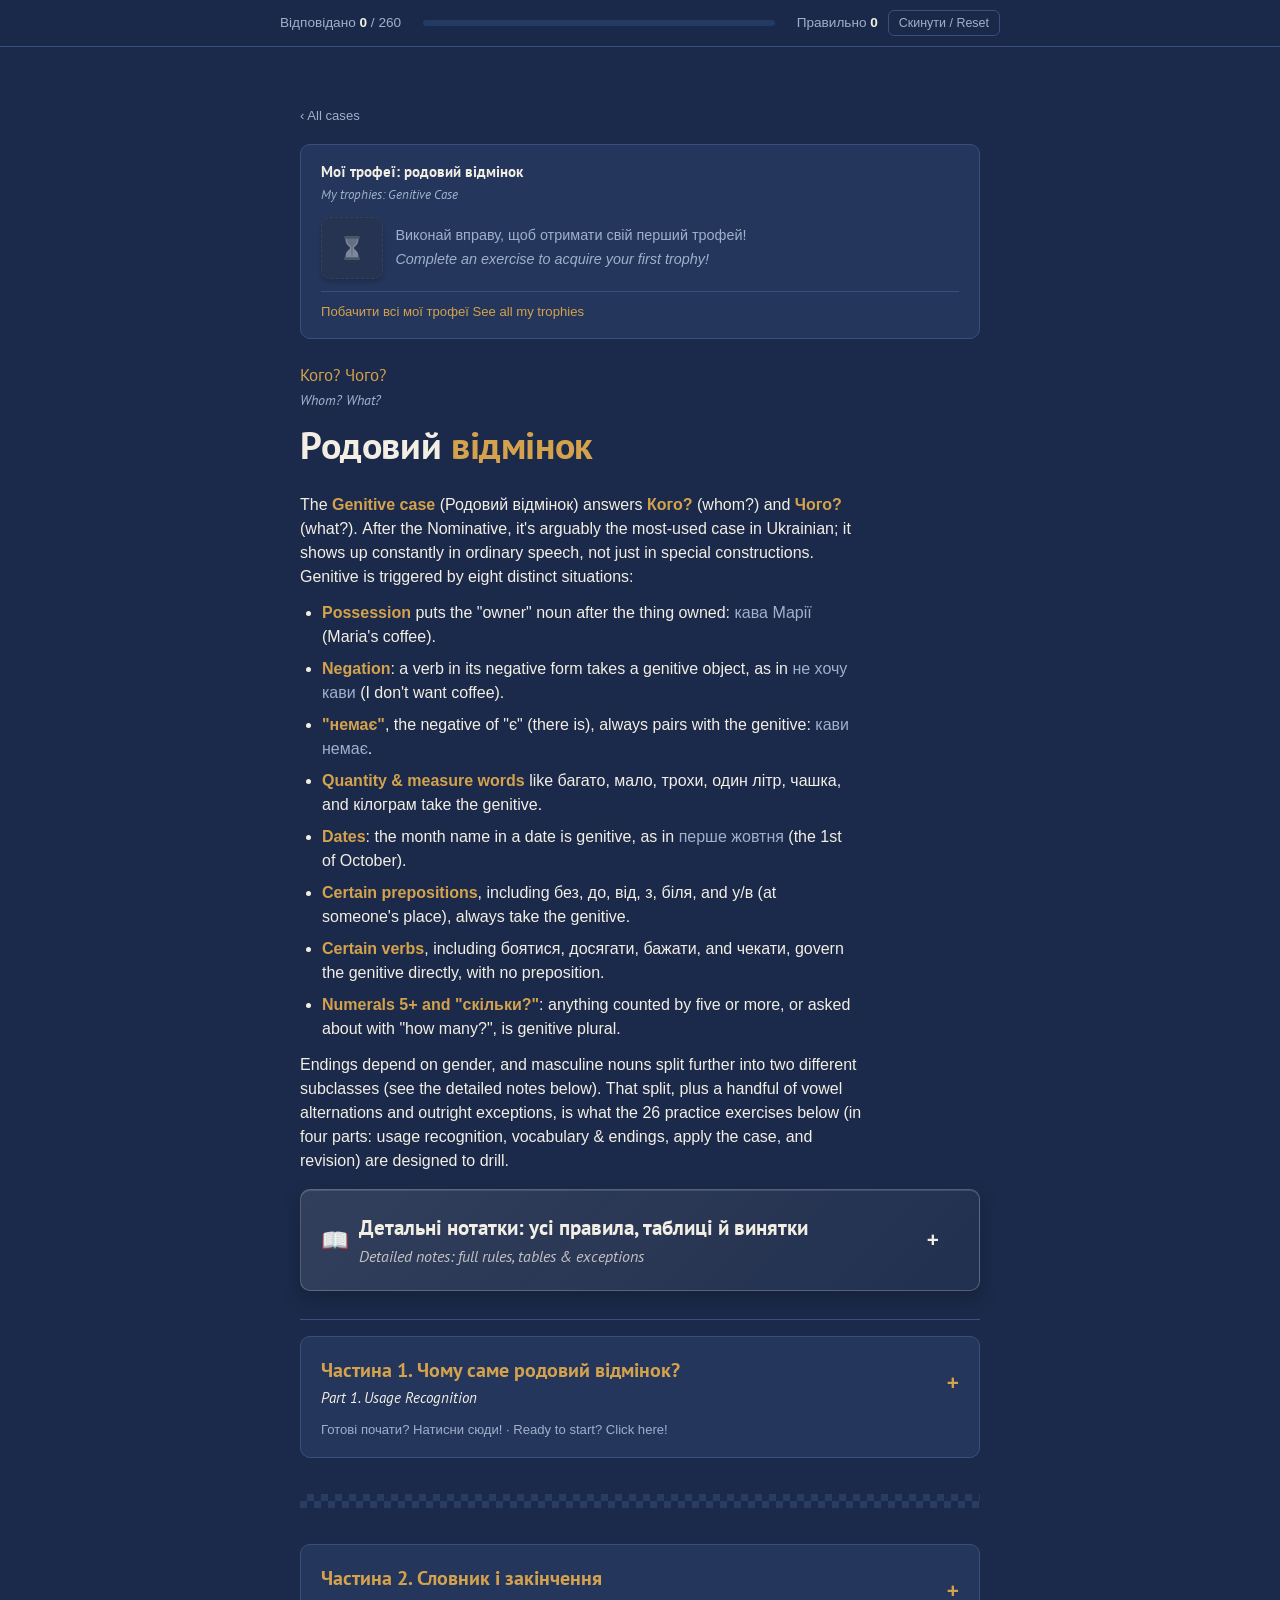
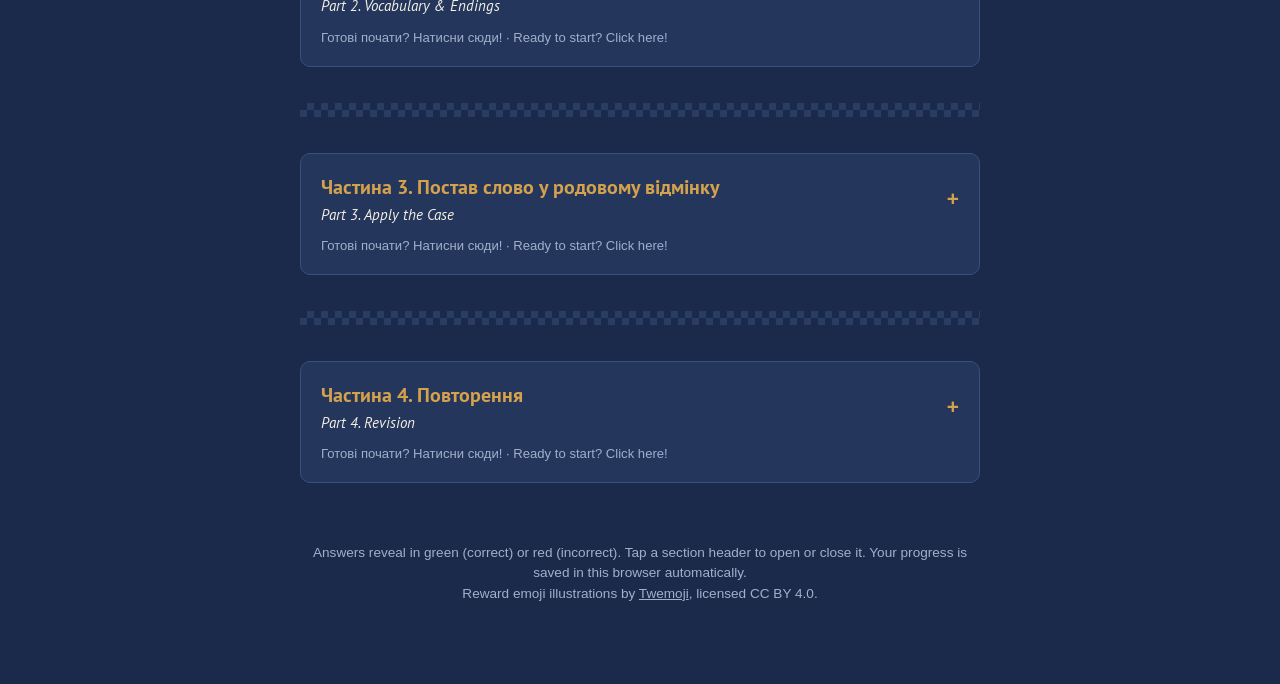
<file: genitive_case.html>
<!DOCTYPE html>
<html lang="uk">
<head>
<meta charset="UTF-8">
<meta name="viewport" content="width=device-width, initial-scale=1.0">
<meta name="color-scheme" content="dark">
<title>Родовий відмінок: Genitive Case Practice</title>
<link rel="preconnect" href="https://fonts.googleapis.com">
<link rel="preconnect" href="https://fonts.gstatic.com" crossorigin>
<link href="https://fonts.googleapis.com/css2?family=PT+Sans:ital,wght@0,400;0,700;1,400;1,700&display=swap" rel="stylesheet">
<link rel="stylesheet" href="shared/style.css">
</head>
<body>
<div class="page-bg">
<noscript>
<div class="wrap" style="padding-top:40px">
  <div style="background:#24365C;border:1px solid #C4553F;border-radius:10px;padding:20px;color:#F2EEE3">
    <p style="margin:0 0 10px;font-weight:700">This page needs JavaScript to show the exercises; it looks like it's currently disabled.</p>
    <p style="margin:0;color:#9FB0CC">If you're viewing this inside a chat app's built-in preview (e.g. WhatsApp), that's usually the cause; those previews often can't run scripts. Try opening the file in a full browser instead: use the share/menu button and choose "Open in Browser" (or save the file and open it from there).</p>
  </div>
</div>
</noscript>

<div class="progress-bar"><div class="progress-inner">
  <span>Відповідано <strong id="ansCount">0</strong> / <span id="totalCount">0</span></span>
  <div class="track"><div class="fill" id="fillBar"></div></div>
  <span>Правильно <strong id="corrCount">0</strong></span>
  <button class="reset-btn" id="resetBtn" type="button">Скинути / Reset</button>
</div></div>

<div class="wrap">
  <div class="hero">
    <a class="home-link" href="index.html">‹ All cases</a>
    <div class="trophy-box">
      <p class="trophy-box-title" id="pageTrophyTitle"></p>
      <div class="trophy-box-body" id="pageTrophyBody"></div>
    </div>
    <p class="eyebrow-uk">Кого? Чого?</p>
    <p class="eyebrow-en">Whom? What?</p>
    <h1>Родовий <span class="q-word">відмінок</span></h1>
    <div class="summary-box">
<p>The <b>Genitive case</b> (Родовий відмінок) answers <b>Кого?</b> (whom?) and <b>Чого?</b> (what?). After the Nominative,
it's arguably the most-used case in Ukrainian; it shows up constantly in ordinary speech, not just in special constructions.
Genitive is triggered by eight distinct situations:</p>
<ul>
<li><b>Possession</b> puts the "owner" noun after the thing owned: <i>кава Марії</i> (Maria's coffee).</li>
<li><b>Negation</b>: a verb in its negative form takes a genitive object, as in <i>не хочу кави</i> (I don't want coffee).</li>
<li><b>"немає"</b>, the negative of "є" (there is), always pairs with the genitive: <i>кави немає</i>.</li>
<li><b>Quantity &amp; measure words</b> like багато, мало, трохи, один літр, чашка, and кілограм take the genitive.</li>
<li><b>Dates</b>: the month name in a date is genitive, as in <i>перше жовтня</i> (the 1st of October).</li>
<li><b>Certain prepositions</b>, including без, до, від, з, біля, and у/в (at someone's place), always take the genitive.</li>
<li><b>Certain verbs</b>, including боятися, досягати, бажати, and чекати, govern the genitive directly, with no preposition.</li>
<li><b>Numerals 5+ and "скільки?"</b>: anything counted by five or more, or asked about with "how many?", is genitive plural.</li>
</ul>
<p>Endings depend on gender, and masculine nouns split further into two different subclasses (see the detailed notes below).
That split, plus a handful of vowel alternations and outright exceptions, is what the 26 practice exercises below (in four parts: usage recognition, vocabulary &amp; endings, apply the case, and revision) are designed to drill.</p>
</div>
    <details class="notes-details" data-state-key="notes">
      <summary><span class="notes-icon">📖</span><span class="title-block"><span class="bi-title-uk">Детальні нотатки: усі правила, таблиці й винятки</span><span class="bi-title-en">Detailed notes: full rules, tables &amp; exceptions</span></span></summary>
      <div class="detail-body">
<h3>Singular endings by gender</h3>
<div class="gender-legend"><span><i class="gr-dot-m"></i>Masculine</span><span><i class="gr-dot-f"></i>Feminine</span><span><i class="gr-dot-n"></i>Neuter</span></div>
<div class="table-scroll"><table class="rules">
<tr><th>Gender</th><th>Nominative ending</th><th>Genitive ending</th><th>Example</th></tr>
<tr class="gr-f"><td>Feminine</td><td>-а</td><td>-и</td><td>мама → мами</td></tr>
<tr class="gr-f"><td>Feminine</td><td>-я / -ь</td><td>-і</td><td>земля → землі, сіль → солі</td></tr>
<tr class="gr-f"><td>Feminine</td><td>-ія</td><td>-ії</td><td>Марія → Марії</td></tr>
<tr class="gr-m"><td>Masculine</td><td>consonant</td><td>-а <i>or</i> -у (see below)</td><td>Тарас → Тараса; сік → соку</td></tr>
<tr class="gr-m"><td>Masculine</td><td>-й</td><td>-ю</td><td>музей → музею</td></tr>
<tr class="gr-m"><td>Masculine</td><td>-ь</td><td>-я</td><td>кінь → коня</td></tr>
<tr class="gr-n"><td>Neuter</td><td>-о</td><td>-а</td><td>ліжко → ліжка</td></tr>
<tr class="gr-n"><td>Neuter</td><td>-е</td><td>-я</td><td>місце → місця</td></tr>
<tr class="gr-n"><td>Neuter</td><td>-я</td><td>-я (unchanged)</td><td>життя → життя</td></tr>
</table></div>

<h3>The masculine split: -а vs -у/ю</h3>
<p>Masculine consonant-stem nouns don't all take the same ending; which one they take depends on their meaning:</p>
<p><b>Takes -а</b> (people, countable objects, cities, measures of length/weight/time, days/months, scientific terms, body parts, numbers):</p>
<ul>
<li>Human beings: брата, друга, слухача, хлопця</li>
<li>Countable objects: підручника, олівця, ножа, ключа <i>(телефону is an exception)</i></li>
<li>Cities/villages: Києва, Тернополя, Харкова</li>
<li>Measures: метра, кілограма, вечора <i>(exceptions: року, часу, ранку, обіду)</i></li>
<li>Days/months: дня, понеділка, березня</li>
<li>Scientific terms: відмінка, квадрата, іменника, радіуса</li>
<li>Body parts: носа, лоба, пальця, живота</li>
<li>Number names: нуля, мільйона</li>
</ul>
<p><b>Takes -у/ю</b> (collectives, substances, buildings/institutions, natural phenomena, feelings/illnesses, actions/processes, sports, country names):</p>
<ul>
<li>Collectives: народу, колективу, саду, лісу, піску</li>
<li>Substances/materials: соку, металу, цукру, меду, рису</li>
<li>Buildings/institutions: банку, будинку, магазину, університету, театру, готелю</li>
<li>Natural phenomena: снігу, дощу, вітру, морозу</li>
<li>Feelings/illnesses: болю, страху, суму, грипу</li>
<li>Actions/processes: ходу, крику, бігу, екзамену</li>
<li>Sports: футболу, хокею</li>
<li>Country names: Китаю</li>
</ul>

<h3>Vowel alternations</h3>
<p>Some stems change their vowel entirely between nominative and genitive:</p>
<ul>
<li><b>і ↔ о</b>: стіл → стола, лід → льоду, кіт → кота</li>
<li><b>і ↔ е</b>: річ → речі, піч → печі</li>
<li><b>Fleeting о/е</b> (the vowel disappears): замок → замка, кравець → кравця, камінь → каменя, вітер → вітру, цукор → цукру, кисень → кисню, день → дня</li>
</ul>
<p>The -ер/-ор drop isn't universal: professor keeps its о, професор → професора.</p>

<h3>Plural endings</h3>
<div class="table-scroll"><table class="rules">
<tr><th>Gender</th><th>Nominative plural</th><th>Genitive plural</th><th>Example</th></tr>
<tr class="gr-m"><td>Masculine</td><td>-и / -і</td><td>-ів</td><td>студенти → студентів</td></tr>
<tr class="gr-f"><td>Feminine</td><td>-и / -і</td><td>zero ending</td><td>мами → мам, землі → земель</td></tr>
<tr class="gr-n"><td>Neuter</td><td>-а</td><td>zero ending (often with inserted vowel)</td><td>вікна → вікон</td></tr>
</table></div>
<p>Irregular plural genitives to memorise: дочки → дочок, тітки → тіток, сестри → сестер, діти → дітей,
люди → людей, гроші → грошей, ночі → ночей, речі → речей, очі → очей, плечі → плечей, вуха → вух.</p>

<h3>Prepositions that always take the genitive</h3>
<div class="table-scroll"><table class="rules">
<tr><th>Preposition</th><th>Meaning</th><th>Example</th></tr>
<tr><td>у / в</td><td>at one's place</td><td>Він у Тараса. (He is at Taras's place.)</td></tr>
<tr><td>до</td><td>to</td><td>Я йду до Тараса.</td></tr>
<tr><td>від</td><td>from</td><td>Я йду від Тараса.</td></tr>
<tr><td>з</td><td>out of / from</td><td>Я йду з кав'ярні.</td></tr>
<tr><td>біля</td><td>at / near / beside</td><td>Я біля Тараса.</td></tr>
<tr><td>без</td><td>without</td><td>Я без Тараса.</td></tr>
<tr><td>під час</td><td>during</td><td>Під час подорожі.</td></tr>
<tr><td>серед</td><td>among / in the middle of</td><td>Серед студентів.</td></tr>
<tr><td>крім</td><td>besides / except</td><td>Крім сестри.</td></tr>
<tr><td>замість</td><td>instead of</td><td>Замість кави.</td></tr>
<tr><td>навколо</td><td>around</td><td>Навколо будинку.</td></tr>
<tr><td>проти</td><td>against</td><td>Проти правди.</td></tr>
</table></div>

<h3>Verbs that govern the genitive directly</h3>
<p>боятися (to fear), досягати (to achieve), бажати (to wish), and чекати (to wait for) need no preposition:
Боятися корупції. Досягати мети. Бажати щастя.</p>

<h3>Pronouns in the genitive</h3>
<div class="table-scroll"><table class="rules">
<tr><th>Nominative</th><th>Genitive</th></tr>
<tr><td>я</td><td>мене</td></tr>
<tr><td>ти</td><td>тебе</td></tr>
<tr><td>він, воно</td><td>його (нього after a preposition)</td></tr>
<tr><td>вона</td><td>її (неї after a preposition)</td></tr>
<tr><td>ми</td><td>нас</td></tr>
<tr><td>ви</td><td>вас</td></tr>
<tr><td>вони</td><td>їх (них after a preposition)</td></tr>
</table></div>

<h3>Numerals and the genitive</h3>
<ul>
<li>Numerals 2, 3, 4 + noun in the <b>nominative plural</b>: два, три, чотири квитки.</li>
<li>Numerals 5 and up + noun in the <b>genitive plural</b>: п'ять квитків.</li>
<li>"Скільки?" (how many?) + noun in the <b>genitive plural</b>: Скільки квитків він купує?</li>
</ul>
<p>Adjectives and numerals also decline: masculine гарний → гарного, feminine розумна → розумної, один → одного/однієї, два → двох, три → трьох.</p>

<h3>Other uses</h3>
<ul>
<li>Comparison ("like"/як) keeps the nominative, not the genitive: a common point of confusion, as in <i>Будь сильною, як Україна.</i></li>
<li>Genitive also marks the complement in some fixed phrases and after certain adjectives of quantity not covered above (e.g. повний + genitive: повний склянки, meaning a glass full of…).</li>
</ul>
</div>
    </details>
  </div>

  <div id="sections"></div>
  <footer>Answers reveal in green (correct) or red (incorrect). Tap a section header to open or close it. Your progress is saved in this browser automatically.<br>Reward emoji illustrations by <a href="https://github.com/jdecked/twemoji" style="color:#9FB0CC">Twemoji</a>, licensed CC BY 4.0.</footer>
</div>

</div>

<script>
const DATA = {"revisionWrapperTitle": "<span class=\"title-block\"><span class=\"bi-title-uk\">Частина 4. Повторення</span><span class=\"bi-title-en\">Part 4. Revision</span></span>", "revisionExercises": [{"title": "<span class=\"title-block\"><span class=\"bi-title-uk\">Вправа 4.1. Знайди слово в родовому відмінку</span><span class=\"bi-title-en\">Exercise 4.1. Find the Genitive Word</span></span>", "items": [{"mode": "correct", "tokens": ["Кави", "немає."], "target": 0, "en": "There is no coffee.", "why": {"opts": ["Possession", "With «немає»", "Quantity word", "Preposition"], "correct": 1, "explain": "немає always pairs with the genitive."}, "revealNote": "", "noteLabel": ""}, {"mode": "correct", "tokens": ["Книга", "мами", "лежить", "на", "столі."], "target": 1, "en": "Mum's book is on the table.", "why": {"opts": ["Possession", "Negation", "Date", "Verb + genitive"], "correct": 0, "explain": "The owner noun takes the genitive to express <b>possession</b>."}, "revealNote": "", "noteLabel": ""}, {"mode": "correct", "tokens": ["Він", "боїться", "темряви."], "target": 2, "en": "He is afraid of the dark.", "why": {"opts": ["Preposition", "Verb requiring genitive", "Quantity", "Date"], "correct": 1, "explain": "боятися governs the genitive directly."}, "revealNote": "", "noteLabel": ""}, {"mode": "correct", "tokens": ["Багато", "часу", "минуло", "відтоді."], "target": 1, "en": "A lot of time has passed since then.", "why": {"opts": ["Possession", "Quantity word", "Preposition", "Verb + genitive"], "correct": 1, "explain": "багато is a <b>quantity word</b>, always followed by the genitive."}, "revealNote": "", "noteLabel": ""}, {"mode": "correct", "tokens": ["Вона", "йде", "до", "лікаря."], "target": 3, "en": "She is going to the doctor.", "why": {"opts": ["Preposition «до»", "Quantity", "Verb + genitive", "Possession"], "correct": 0, "explain": "до always requires the genitive."}, "revealNote": "", "noteLabel": ""}, {"mode": "correct", "tokens": ["Ми", "чекаємо", "результату", "з", "хвилюванням."], "target": 2, "en": "We await the result with excitement.", "why": {"opts": ["Quantity", "Verb + genitive", "Date", "Possession"], "correct": 1, "explain": "чекати can govern the genitive directly."}, "revealNote": "", "noteLabel": ""}, {"mode": "correct", "tokens": ["Немає", "хліба", "в", "холодильнику."], "target": 1, "en": "There's no bread in the fridge.", "why": {"opts": ["Preposition", "With «немає»", "Date", "Quantity word"], "correct": 1, "explain": "немає always pairs with the genitive."}, "revealNote": "", "noteLabel": ""}, {"mode": "correct", "tokens": ["Перше", "вересня", "настало", "несподівано."], "target": 1, "en": "The 1st of September arrived unexpectedly.", "why": {"opts": ["Date (month name)", "Quantity", "Preposition", "Verb + genitive"], "correct": 0, "explain": "Month names in dates are genitive; «Перше» itself stays nominative as the <b>subject</b>."}, "revealNote": "", "noteLabel": ""}, {"mode": "correct", "tokens": ["Скільки", "книг", "у", "бібліотеці?"], "target": 1, "en": "How many books are in the library?", "why": {"opts": ["Possession", "«Скільки?» rule", "Quantity word", "Date"], "correct": 1, "explain": "скільки? triggers the genitive plural."}, "revealNote": "", "noteLabel": ""}, {"mode": "correct", "tokens": ["Це", "кава", "Марії."], "target": 2, "en": "This is Maria's coffee.", "why": {"opts": ["Possession", "Negation", "Date", "Preposition"], "correct": 0, "explain": "The owner noun takes the genitive to express <b>possession</b>."}, "revealNote": "", "noteLabel": ""}]}, {"title": "<span class=\"title-block\"><span class=\"bi-title-uk\">Вправа 4.2. Знайди помилку</span><span class=\"bi-title-en\">Exercise 4.2. Find the Mistake</span></span>", "items": [{"mode": "error", "tokens": ["У", "мене", "немає", "книга."], "target": 3, "en": "I don't have a book. (as written, find the error)", "why": {"opts": ["немає needs nominative", "немає needs genitive: книги", "This sentence is correct", "немає needs accusative"], "correct": 1, "explain": "немає always requires the genitive: книга should be книги."}, "revealNote": "Correct form: книги", "noteLabel": ""}, {"mode": "error", "tokens": ["Він", "не", "хоче", "кава."], "target": 3, "en": "He doesn't want coffee. (as written, find the error)", "why": {"opts": ["Negated verbs need genitive: кави", "This sentence is correct", "Negated verbs need accusative", "хоче needs nominative"], "correct": 0, "explain": "A <b>negated verb</b> takes a genitive <b>object</b>: кава should be кави."}, "revealNote": "Correct form: кави", "noteLabel": ""}, {"mode": "error", "tokens": ["Багато", "цукор", "на", "столі."], "target": 1, "en": "There's a lot of sugar on the table. (as written, find the error)", "why": {"opts": ["This sentence is correct", "багато needs accusative", "багато needs genitive: цукру", "цукор needs nominative"], "correct": 2, "explain": "багато is a <b>quantity word</b>, always followed by the genitive: цукор should be цукру."}, "revealNote": "Correct form: цукру", "noteLabel": ""}, {"mode": "error", "tokens": ["Це", "сумка", "сестра."], "target": 2, "en": "This is my sister's bag. (as written, find the error)", "why": {"opts": ["This sentence is correct", "Possession needs accusative", "Possession needs genitive: сестри", "сумка needs genitive"], "correct": 2, "explain": "Possession requires the genitive: сестра should be сестри."}, "revealNote": "Correct form: сестри", "noteLabel": ""}, {"mode": "error", "tokens": ["Ми", "йдемо", "до", "Тарас."], "target": 3, "en": "We are going to Taras's place. (as written, find the error)", "why": {"opts": ["This sentence is correct", "до needs accusative", "до needs genitive: Тараса", "йдемо needs a different verb"], "correct": 2, "explain": "до always requires the genitive: Тарас should be Тараса."}, "revealNote": "Correct form: Тараса", "noteLabel": ""}, {"mode": "error", "tokens": ["Вона", "боїться", "павук."], "target": 2, "en": "She is afraid of spiders. (as written, find the error)", "why": {"opts": ["боятися needs genitive: павука", "This sentence is correct", "боятися needs accusative", "павук needs nominative"], "correct": 0, "explain": "боятися governs the genitive directly: павук should be павука."}, "revealNote": "Correct form: павука", "noteLabel": ""}, {"mode": "error", "tokens": ["Перше", "вересень."], "target": 1, "en": "The 1st of September. (as written, find the error)", "why": {"opts": ["This sentence is correct", "Month names in dates need genitive: вересня", "Month names need accusative", "вересень needs nominative"], "correct": 1, "explain": "Month names in dates are genitive: вересень should be вересня."}, "revealNote": "Correct form: вересня", "noteLabel": ""}, {"mode": "error", "tokens": ["Скільки", "книга", "в", "бібліотеці?"], "target": 1, "en": "How many books are in the library? (as written, find the error)", "why": {"opts": ["скільки? needs genitive plural: книг", "This sentence is correct", "скільки? needs accusative", "книга needs nominative plural"], "correct": 0, "explain": "скільки? requires the genitive plural: книга should be книг."}, "revealNote": "Correct form: книг", "noteLabel": ""}, {"mode": "error", "tokens": ["У", "класі", "немає", "учитель."], "target": 3, "en": "There's no teacher in the class. (as written, find the error)", "why": {"opts": ["This sentence is correct", "немає needs accusative", "немає needs genitive: учителя", "учитель needs nominative"], "correct": 2, "explain": "немає always requires the genitive: учитель should be учителя."}, "revealNote": "Correct form: учителя", "noteLabel": ""}, {"mode": "error", "tokens": ["П'ять", "хвилина", "минуло."], "target": 1, "en": "Five minutes have passed. (as written, find the error)", "why": {"opts": ["This sentence is correct", "Numerals 5+ need genitive plural: хвилин", "Numerals 5+ need nominative plural", "хвилина needs accusative"], "correct": 1, "explain": "Numerals 5 and up require the genitive plural: хвилина should be хвилин."}, "revealNote": "Correct form: хвилин", "noteLabel": ""}]}, {"title": "<span class=\"title-block\"><span class=\"bi-title-uk\">Вправа 4.3. Хибні друзі: це насправді називний!</span><span class=\"bi-title-en\">Exercise 4.3. False Friends: Actually Nominative!</span></span>", "desc": "Most of these are Nominative traps; the case you'd expect is a false friend. A couple are genuine genitive answers hiding among them, so read each one carefully rather than clicking the same button every time.", "items": [{"mode": "trick", "tokens": ["У", "кімнаті", "є", "стіл."], "target": 4, "en": "There is a table in the room.", "why": {"opts": ["є pairs with nominative, not genitive", "This should be genitive: стола", "є pairs with accusative", "No rule applies here"], "correct": 0, "explain": "є (positive existence) takes the nominative; only its negative, немає, takes the genitive."}, "revealNote": "", "noteLabel": "Немає родового тут / No genitive here"}, {"mode": "trick", "tokens": ["На", "кухні", "немає", "хліба."], "target": 3, "en": "There's no bread in the kitchen.", "why": {"opts": ["немає pairs with the genitive", "This should stay nominative: хліб", "No rule applies here", "немає pairs with the accusative"], "correct": 0, "explain": "немає (the negative of є) always pairs with the genitive (хліба). Compare the previous sentence: with є (positive existence), it stays nominative (хліб)."}, "revealNote": "", "noteLabel": "Немає родового тут / No genitive here"}, {"mode": "trick", "tokens": ["У", "сумці", "є", "гроші."], "target": 4, "en": "There is money in the bag.", "why": {"opts": ["No rule applies here", "This should be genitive: грошей", "є pairs with nominative, not genitive", "є pairs with accusative"], "correct": 2, "explain": "є takes the nominative; грошей (genitive) would only appear with немає."}, "revealNote": "", "noteLabel": "Немає родового тут / No genitive here"}, {"mode": "trick", "tokens": ["Два", "хлопці", "стоять", "біля", "вікна."], "target": 5, "en": "Two boys are standing by the window.", "why": {"opts": ["Numerals 2–4 need nominative plural, not genitive", "This should be genitive: хлопців", "No rule applies here", "Numerals 2–4 need accusative"], "correct": 0, "explain": "Numerals 2–4 take the nominative plural; only 5 and up take the genitive plural."}, "revealNote": "", "noteLabel": "Немає родового тут / No genitive here"}, {"mode": "trick", "tokens": ["У", "класі", "п'ять", "учнів."], "target": 3, "en": "There are five students in the classroom.", "why": {"opts": ["Numerals 5+ need the genitive plural", "This should be nominative: учні", "No rule applies here", "Numerals 5+ need the accusative"], "correct": 0, "explain": "Numerals 5 and up take the genitive plural (учнів). Compare the earlier sentence with «три» (2–4): it stays nominative plural (дівчини)."}, "revealNote": "", "noteLabel": "Немає родового тут / No genitive here"}, {"mode": "trick", "tokens": ["Чотири", "яблука", "лежать", "на", "столі."], "target": 5, "en": "Four apples are lying on the table.", "why": {"opts": ["No rule applies here", "Numerals 2–4 need nominative plural, not genitive", "This should be genitive: яблук", "Numerals 2–4 need accusative"], "correct": 1, "explain": "Numerals 2–4 take the nominative plural, not the genitive."}, "revealNote": "", "noteLabel": "Немає родового тут / No genitive here"}, {"mode": "trick", "tokens": ["Будь", "сильною,", "як", "Україна."], "target": 4, "en": "Be strong, like Ukraine.", "why": {"opts": ["This should be genitive: України", "Comparison («як») keeps the nominative", "No rule applies here", "Comparison needs accusative"], "correct": 1, "explain": "Comparisons with як (like/as) keep the nominative, even though the structure can look <b>possession</b>-like."}, "revealNote": "", "noteLabel": "Немає родового тут / No genitive here"}, {"mode": "trick", "tokens": ["Він", "працює", "швидко,", "як", "робот."], "target": 5, "en": "He works fast, like a robot.", "why": {"opts": ["Comparison needs accusative", "No rule applies here", "This should be genitive: робота", "Comparison («як») keeps the nominative"], "correct": 3, "explain": "Comparisons with як keep the nominative."}, "revealNote": "", "noteLabel": "Немає родового тут / No genitive here"}, {"mode": "trick", "tokens": ["У", "класі", "є", "вчитель."], "target": 4, "en": "There is a teacher in the classroom.", "why": {"opts": ["This should be genitive: вчителя", "No rule applies here", "є pairs with accusative", "є pairs with nominative, not genitive"], "correct": 3, "explain": "є takes the nominative; вчителя (genitive) would only appear with немає."}, "revealNote": "", "noteLabel": "Немає родового тут / No genitive here"}, {"mode": "trick", "tokens": ["Два", "кити", "пливуть", "в", "океані."], "target": 5, "en": "Two whales are swimming in the ocean.", "why": {"opts": ["This should be genitive: китів", "Numerals 2–4 need accusative", "No rule applies here", "Numerals 2–4 need nominative plural, not genitive"], "correct": 3, "explain": "Numerals 2–4 take the nominative plural, not the genitive."}, "revealNote": "", "noteLabel": "Немає родового тут / No genitive here"}]}], "vocabWrapperTitle": "<span class=\"title-block\"><span class=\"bi-title-uk\">Частина 2. Словник і закінчення</span><span class=\"bi-title-en\">Part 2. Vocabulary &amp; Endings</span></span>", "vocabExercises": [{"title": "<span class=\"title-block\"><span class=\"bi-title-uk\">Вправа 2.1. Основи: чоловічий і жіночий рід</span><span class=\"bi-title-en\">Exercise 2.1. Foundations: Masculine & Feminine</span></span>", "desc": "Regular consonant-stem masculine (-а) and regular feminine (-а→-и) nouns. No exceptions yet.", "items": [{"word": "брат", "meaning": "brother", "dmeanings": ["table", "bridge", "winter"], "answer": "брата", "dforms": ["брат", "братові", "братом"], "explain": "Masculine nouns ending in a consonant take -а in the genitive: брат → брата."}, {"word": "друг", "meaning": "friend", "dmeanings": ["river", "chair", "moon"], "answer": "друга", "dforms": ["друг", "другові", "другом"], "explain": "Masculine consonant + a: друг → друга."}, {"word": "син", "meaning": "son", "dmeanings": ["door", "mountain", "apple"], "answer": "сина", "dforms": ["син", "синові", "сином"], "explain": "Masculine consonant + a: син → сина."}, {"word": "лев", "meaning": "lion", "dmeanings": ["cloud", "spoon", "forest"], "answer": "лева", "dforms": ["лев", "левові", "левом"], "explain": "Masculine consonant + a: лев → лева."}, {"word": "слон", "meaning": "elephant", "dmeanings": ["pencil", "star", "road"], "answer": "слона", "dforms": ["слон", "слонові", "слоном"], "explain": "Masculine consonant + a: слон → слона."}, {"word": "сестра", "meaning": "sister", "dmeanings": ["window", "book", "city"], "answer": "сестри", "dforms": ["сестра", "сестрі", "сестрою"], "explain": "Feminine -а nouns take -и in the genitive: сестра → сестри."}, {"word": "мама", "meaning": "mum", "dmeanings": ["key", "hand", "snow"], "answer": "мами", "dforms": ["мама", "мамі", "мамою"], "explain": "Feminine -а: мама → мами."}, {"word": "книга", "meaning": "book", "dmeanings": ["name", "cup", "rain"], "answer": "книги", "dforms": ["книга", "книзі", "книгою"], "explain": "Feminine -а: книга → книги."}, {"word": "рука", "meaning": "hand", "dmeanings": ["flower", "cup", "cloud"], "answer": "руки", "dforms": ["рука", "руці", "рукою"], "explain": "Feminine -а: рука → руки."}, {"word": "квітка", "meaning": "flower", "dmeanings": ["bridge", "coat", "egg"], "answer": "квітки", "dforms": ["квітка", "квітці", "квіткою"], "explain": "Feminine -а: квітка → квітки."}]}, {"title": "<span class=\"title-block\"><span class=\"bi-title-uk\">Вправа 2.2. Середній рід і більше правильних форм</span><span class=\"bi-title-en\">Exercise 2.2. Neuter & More Regulars</span></span>", "desc": "Neuter -о/-е nouns, plus masculine nouns that look neuter (батько, дядько) and more feminine -я nouns.", "items": [{"word": "вікно", "meaning": "window", "dmeanings": ["chair", "fish", "name"], "answer": "вікна", "dforms": ["вікно", "вікну", "вікном"], "explain": "Neuter -о nouns take -а: вікно → вікна."}, {"word": "місто", "meaning": "city", "dmeanings": ["tree", "egg", "cloud"], "answer": "міста", "dforms": ["місто", "місту", "містом"], "explain": "Neuter -о: місто → міста."}, {"word": "яблуко", "meaning": "apple", "dmeanings": ["sun", "hand", "bridge"], "answer": "яблука", "dforms": ["яблуко", "яблуку", "яблуком"], "explain": "Neuter -о: яблуко → яблука."}, {"word": "озеро", "meaning": "lake", "dmeanings": ["key", "coat", "star"], "answer": "озера", "dforms": ["озеро", "озеру", "озером"], "explain": "Neuter -о: озеро → озера."}, {"word": "море", "meaning": "sea", "dmeanings": ["river", "book", "snow"], "answer": "моря", "dforms": ["море", "морю", "морем"], "explain": "Neuter -е nouns take -я: море → моря."}, {"word": "батько", "meaning": "father", "dmeanings": ["door", "cup", "flower"], "answer": "батька", "dforms": ["батько", "батькові", "батьком"], "explain": "Despite the -о ending, батько is masculine and declines like other masculine nouns: батько → батька."}, {"word": "дядько", "meaning": "uncle", "dmeanings": ["mountain", "forest", "star"], "answer": "дядька", "dforms": ["дядько", "дядькові", "дядьком"], "explain": "Same as батько: дядько → дядька."}, {"word": "земля", "meaning": "land / earth", "dmeanings": ["table", "rain", "winter"], "answer": "землі", "dforms": ["земля", "землю", "землею"], "explain": "Feminine -я nouns take -і: земля → землі."}, {"word": "пісня", "meaning": "song", "dmeanings": ["mountain", "bridge", "apple"], "answer": "пісні", "dforms": ["пісня", "пісню", "піснею"], "explain": "Feminine -я: пісня → пісні."}, {"word": "вишня", "meaning": "cherry tree", "dmeanings": ["door", "star", "snow"], "answer": "вишні", "dforms": ["вишня", "вишню", "вишнею"], "explain": "Feminine -я: вишня → вишні."}]}, {"title": "<span class=\"title-block\"><span class=\"bi-title-uk\">Вправа 2.3. М'які основи: -й/-ь у чоловічому й жіночому роді</span><span class=\"bi-title-en\">Exercise 2.3. Soft Stems: -й/-ь Masculine & Feminine</span></span>", "desc": "Masculine names in -ій behave differently from inanimate -ей/-ай nouns. Feminine -я/-ь nouns continue the -і pattern.", "items": [{"word": "Андрій", "meaning": "man's name (Andriy)", "dmeanings": ["river", "colour", "animal"], "answer": "Андрія", "dforms": ["Андрій", "Андрієві", "Андрієм"], "explain": "Masculine names ending in -ій take -ія in the genitive: Андрій → Андрія."}, {"word": "Сергій", "meaning": "man's name (Serhiy)", "dmeanings": ["season", "fruit", "tool"], "answer": "Сергія", "dforms": ["Сергій", "Сергієві", "Сергієм"], "explain": "Same -ій → -ія pattern: Сергій → Сергія."}, {"word": "Юрій", "meaning": "man's name (Yuriy)", "dmeanings": ["instrument", "city", "animal"], "answer": "Юрія", "dforms": ["Юрій", "Юрієві", "Юрієм"], "explain": "Same pattern: Юрій → Юрія."}, {"word": "музей", "meaning": "museum", "dmeanings": ["name", "fruit", "season"], "answer": "музею", "dforms": ["музей", "музеєм", "музеї"], "explain": "Inanimate masculine nouns ending in -ей/-ай take -ю instead: музей → музею (contrast with -ій names, which take -ія)."}, {"word": "трамвай", "meaning": "tram", "dmeanings": ["flower", "animal", "river"], "answer": "трамваю", "dforms": ["трамвай", "трамваєм", "трамваї"], "explain": "Inanimate -ай: трамвай → трамваю."}, {"word": "чай", "meaning": "tea", "dmeanings": ["mountain", "door", "book"], "answer": "чаю", "dforms": ["чай", "чаєм", "чаї"], "explain": "Inanimate -ай: чай → чаю."}, {"word": "учитель", "meaning": "teacher", "dmeanings": ["colour", "fruit", "tool"], "answer": "учителя", "dforms": ["учитель", "учителю", "учителем"], "explain": "Masculine -ь nouns (no vowel shift) take -я: учитель → учителя."}, {"word": "портфель", "meaning": "briefcase", "dmeanings": ["season", "animal", "river"], "answer": "портфеля", "dforms": ["портфель", "портфелю", "портфелем"], "explain": "Same pattern: портфель → портфеля."}, {"word": "неділя", "meaning": "Sunday", "dmeanings": ["mountain", "tool", "fruit"], "answer": "неділі", "dforms": ["неділя", "неділю", "неділею"], "explain": "Feminine -я: неділя → неділі."}, {"word": "тінь", "meaning": "shadow", "dmeanings": ["door", "colour", "fruit"], "answer": "тіні", "dforms": ["тінь", "тінню", "тіней"], "explain": "Feminine -ь nouns take -і: тінь → тіні."}]}, {"title": "<span class=\"title-block\"><span class=\"bi-title-uk\">Вправа 2.4. Група -у/ю: речовини та установи</span><span class=\"bi-title-en\">Exercise 2.4. The -у/ю Group: Substances, Feelings, Institutions</span></span>", "desc": "A different masculine subclass entirely: substances, natural phenomena, feelings, buildings, sports and collectives take -у/ю, not -а.", "items": [{"word": "цукор", "meaning": "sugar", "dmeanings": ["teacher", "mountain", "song"], "answer": "цукру", "dforms": ["цукор", "цукром", "цукрові"], "explain": "Substances/materials take -у: цукор → цукру (not цукра)."}, {"word": "мед", "meaning": "honey", "dmeanings": ["door", "river", "name"], "answer": "меду", "dforms": ["мед", "медом", "медові"], "explain": "Substance: мед → меду."}, {"word": "сніг", "meaning": "snow", "dmeanings": ["chair", "fruit", "colour"], "answer": "снігу", "dforms": ["сніг", "снігом", "снігові"], "explain": "Natural phenomena take -у: сніг → снігу."}, {"word": "дощ", "meaning": "rain", "dmeanings": ["tool", "animal", "song"], "answer": "дощу", "dforms": ["дощ", "дощем", "дощеві"], "explain": "Natural phenomenon: дощ → дощу."}, {"word": "страх", "meaning": "fear", "dmeanings": ["river", "fruit", "coat"], "answer": "страху", "dforms": ["страх", "страхом", "страхові"], "explain": "Feelings/illnesses take -у: страх → страху."}, {"word": "банк", "meaning": "bank", "dmeanings": ["flower", "season", "animal"], "answer": "банку", "dforms": ["банк", "банком", "банкові"], "explain": "Institutions/buildings take -у: банк → банку."}, {"word": "театр", "meaning": "theatre", "dmeanings": ["door", "fruit", "mountain"], "answer": "театру", "dforms": ["театр", "театром", "театрові"], "explain": "Institution: театр → театру."}, {"word": "футбол", "meaning": "football", "dmeanings": ["colour", "river", "tool"], "answer": "футболу", "dforms": ["футбол", "футболом", "футболові"], "explain": "Sports take -у: футбол → футболу."}, {"word": "народ", "meaning": "people / nation", "dmeanings": ["chair", "fruit", "song"], "answer": "народу", "dforms": ["народ", "народом", "народові"], "explain": "Collective nouns take -у: народ → народу."}, {"word": "ліс", "meaning": "forest", "dmeanings": ["door", "animal", "mountain"], "answer": "лісу", "dforms": ["ліс", "лісом", "лісові"], "explain": "Collective/nature noun: ліс → лісу."}]}, {"title": "<span class=\"title-block\"><span class=\"bi-title-uk\">Вправа 2.5. Закінчення множини: правильні моделі</span><span class=\"bi-title-en\">Exercise 2.5. Plural Endings: Regular Patterns</span></span>", "desc": "Genitive plural across all three genders, mostly regular -ів / zero-ending patterns.", "items": [{"word": "столи", "meaning": "tables (pl.)", "dmeanings": ["songs", "rivers", "coats"], "answer": "столів", "dforms": ["столи", "столам", "столами"], "explain": "Masculine plural nouns typically take -ів: столи → столів."}, {"word": "вчителі", "meaning": "teachers (pl.)", "dmeanings": ["mountains", "fruits", "seasons"], "answer": "вчителів", "dforms": ["вчителі", "вчителям", "вчителями"], "explain": "Masculine plural -ів: вчителі → вчителів."}, {"word": "студенти", "meaning": "students (pl.)", "dmeanings": ["flowers", "rivers", "doors"], "answer": "студентів", "dforms": ["студенти", "студентам", "студентами"], "explain": "Masculine plural -ів: студенти → студентів."}, {"word": "мами", "meaning": "moms (pl.)", "dmeanings": ["tables", "coats", "rivers"], "answer": "мам", "dforms": ["мами", "мамам", "мамами"], "explain": "Feminine plural -и nouns often drop to a zero ending: мами → мам."}, {"word": "машини", "meaning": "cars (pl.)", "dmeanings": ["songs", "seasons", "fruits"], "answer": "машин", "dforms": ["машини", "машинам", "машинами"], "explain": "Feminine plural zero-ending: машини → машин."}, {"word": "дороги", "meaning": "roads (pl.)", "dmeanings": ["tables", "rivers", "coats"], "answer": "доріг", "dforms": ["дороги", "дорогам", "дорогами"], "explain": "Feminine plural zero-ending: дороги → доріг."}, {"word": "риби", "meaning": "fish (pl.)", "dmeanings": ["mountains", "doors", "songs"], "answer": "риб", "dforms": ["риби", "рибам", "рибами"], "explain": "Feminine plural zero-ending: риби → риб."}, {"word": "вікна", "meaning": "windows (pl.)", "dmeanings": ["rivers", "coats", "fruits"], "answer": "вікон", "dforms": ["вікна", "вікнам", "вікнами"], "explain": "Neuter plural -а nouns often take a zero ending with an inserted vowel: вікна → вікон."}, {"word": "моря", "meaning": "seas (pl.)", "dmeanings": ["tables", "songs", "doors"], "answer": "морів", "dforms": ["моря", "морям", "морями"], "explain": "Neuter -е plurals can take -ів like masculine nouns: моря → морів."}, {"word": "заняття", "meaning": "classes / activities (pl.)", "dmeanings": ["rivers", "fruits", "mountains"], "answer": "занять", "dforms": ["заняття", "заняттям", "заняттями"], "explain": "Abstract neuter -я plurals take a zero ending: заняття → занять."}]}, {"title": "<span class=\"title-block\"><span class=\"bi-title-uk\">Вправа 2.6. Винятки у множині: запам'ятай напам'ять</span><span class=\"bi-title-en\">Exercise 2.6. Plural Irregulars: Memorize These</span></span>", "desc": "A short list of high-frequency plural genitive forms that don't follow the regular pattern.", "items": [{"word": "дочки", "meaning": "daughters (pl.)", "dmeanings": ["sons", "rivers", "coats"], "answer": "дочок", "dforms": ["дочки", "дочкам", "дочками"], "explain": "Irregular plural genitive: дочки → дочок (not дочків)."}, {"word": "тітки", "meaning": "aunts (pl.)", "dmeanings": ["uncles", "mountains", "fruits"], "answer": "тіток", "dforms": ["тітки", "тіткам", "тітками"], "explain": "Same irregular pattern: тітки → тіток."}, {"word": "сестри", "meaning": "sisters (pl.)", "dmeanings": ["brothers", "doors", "songs"], "answer": "сестер", "dforms": ["сестри", "сестрам", "сестрами"], "explain": "Irregular, with an inserted е: сестри → сестер."}, {"word": "діти", "meaning": "children (pl.)", "dmeanings": ["parents", "rivers", "coats"], "answer": "дітей", "dforms": ["діти", "дітям", "дітьми"], "explain": "Irregular collective: діти → дітей."}, {"word": "люди", "meaning": "people (pl.)", "dmeanings": ["animals", "fruits", "mountains"], "answer": "людей", "dforms": ["люди", "людям", "людьми"], "explain": "Irregular collective: люди → людей."}, {"word": "гроші", "meaning": "money (plural-only)", "dmeanings": ["flowers", "rivers", "doors"], "answer": "грошей", "dforms": ["гроші", "грошам", "грошима"], "explain": "Irregular plural-only noun: гроші → грошей."}, {"word": "ночі", "meaning": "nights (pl.)", "dmeanings": ["mornings", "coats", "songs"], "answer": "ночей", "dforms": ["ночі", "ночам", "ночами"], "explain": "Irregular: ночі → ночей."}, {"word": "речі", "meaning": "things (pl.)", "dmeanings": ["seasons", "rivers", "mountains"], "answer": "речей", "dforms": ["речі", "речам", "речами"], "explain": "Irregular: речі → речей."}, {"word": "очі", "meaning": "eyes (pl.)", "dmeanings": ["ears", "hands", "coats"], "answer": "очей", "dforms": ["очі", "очам", "очима"], "explain": "Irregular collective: очі → очей."}, {"word": "вуха", "meaning": "ears (pl.)", "dmeanings": ["eyes", "hands", "rivers"], "answer": "вух", "dforms": ["вуха", "вухам", "вухами"], "explain": "Irregular, zero ending: вуха → вух."}]}, {"title": "<span class=\"title-block\"><span class=\"bi-title-uk\">Вправа 2.7. Змішане повторення: усі роди й числа</span><span class=\"bi-title-en\">Exercise 2.7. Mixed Review: All Genders & Numbers</span></span>", "desc": "A shuffled recap pulling from every category so far, singular and plural, all three genders.", "items": [{"word": "сонце", "meaning": "sun", "dmeanings": ["moon", "river", "coat"], "answer": "сонця", "dforms": ["сонце", "сонцю", "сонцем"], "explain": "Neuter -е: сонце → сонця."}, {"word": "вода", "meaning": "water", "dmeanings": ["fire", "bread", "stone"], "answer": "води", "dforms": ["вода", "воді", "водою"], "explain": "Feminine -а: вода → води."}, {"word": "кінь", "meaning": "horse", "dmeanings": ["dog", "bird", "fish"], "answer": "коня", "dforms": ["кінь", "коню", "конем"], "explain": "Masculine -ь with і→о shift: кінь → коня."}, {"word": "музей", "meaning": "museum", "dmeanings": ["park", "school", "library"], "answer": "музею", "dforms": ["музей", "музеєм", "музеї"], "explain": "Recap: <b>inanimate</b> -ей takes -ю: музей → музею."}, {"word": "вікна", "meaning": "windows (pl.)", "dmeanings": ["doors", "tables", "books"], "answer": "вікон", "dforms": ["вікна", "вікнам", "вікнами"], "explain": "Recap: neuter plural zero-ending: вікна → вікон."}, {"word": "дороги", "meaning": "roads (pl.)", "dmeanings": ["rivers", "mountains", "forests"], "answer": "доріг", "dforms": ["дороги", "дорогам", "дорогами"], "explain": "Recap: feminine plural zero-ending: дороги → доріг."}, {"word": "гроші", "meaning": "money (pl.)", "dmeanings": ["coins", "banks", "prices"], "answer": "грошей", "dforms": ["гроші", "грошам", "грошима"], "explain": "Recap: irregular plural-only noun: гроші → грошей."}, {"word": "син", "meaning": "son", "dmeanings": ["daughter", "father", "mother"], "answer": "сина", "dforms": ["син", "синові", "сином"], "explain": "Recap: masculine consonant+a: син → сина."}, {"word": "озеро", "meaning": "lake", "dmeanings": ["river", "sea", "mountain"], "answer": "озера", "dforms": ["озеро", "озеру", "озером"], "explain": "Recap: neuter -о: озеро → озера."}, {"word": "театр", "meaning": "theatre", "dmeanings": ["cinema", "museum", "school"], "answer": "театру", "dforms": ["театр", "театром", "театрові"], "explain": "Recap: -у/ю group (institution): театр → театру."}]}, {"title": "<span class=\"title-block\"><span class=\"bi-title-uk\">Вправа 2.8. Чергування: приховані зміни голосних</span><span class=\"bi-title-en\">Exercise 2.8. Alternations: Hidden Vowel Shifts</span></span>", "desc": "Some stems change their vowel entirely in the genitive: і↔о, і↔е, and vowels that vanish altogether.", "items": [{"word": "стіл", "meaning": "table", "dmeanings": ["chair", "door", "window"], "answer": "стола", "dforms": ["стіл", "столом", "столі"], "explain": "The і↔о alternation: стіл → стола (doc also accepts столу as an alternate form)."}, {"word": "лід", "meaning": "ice", "dmeanings": ["snow", "water", "wind"], "answer": "льоду", "dforms": ["лід", "льодом", "льоді"], "explain": "і↔о alternation: лід → льоду."}, {"word": "ніч", "meaning": "night", "dmeanings": ["day", "morning", "evening"], "answer": "ночі", "dforms": ["ніч", "ніччю", "ночей"], "explain": "і↔о alternation: ніч → ночі."}, {"word": "річ", "meaning": "thing", "dmeanings": ["word", "idea", "sound"], "answer": "речі", "dforms": ["річ", "річчю", "речей"], "explain": "і↔е alternation: річ → речі."}, {"word": "піч", "meaning": "oven / stove", "dmeanings": ["fire", "pot", "bread"], "answer": "печі", "dforms": ["піч", "піччю", "печей"], "explain": "і↔е alternation: піч → печі."}, {"word": "замок", "meaning": "lock / castle", "dmeanings": ["key", "door", "gate"], "answer": "замка", "dforms": ["замок", "замком", "замкові"], "explain": "Fleeting vowel: замок → замка (the о drops)."}, {"word": "молодець", "meaning": "fine fellow", "dmeanings": ["hero", "friend", "brother"], "answer": "молодця", "dforms": ["молодець", "молодцем", "молодцеві"], "explain": "Fleeting vowel: молодець → молодця (е drops)."}, {"word": "камінь", "meaning": "stone", "dmeanings": ["rock", "mountain", "metal"], "answer": "каменя", "dforms": ["камінь", "каменем", "каменеві"], "explain": "Fleeting vowel: камінь → каменя."}, {"word": "кисень", "meaning": "oxygen", "dmeanings": ["hydrogen", "water", "fire"], "answer": "кисню", "dforms": ["кисень", "киснем", "кисневі"], "explain": "Fleeting vowel: кисень → кисню (е drops)."}, {"word": "вітер", "meaning": "wind", "dmeanings": ["rain", "snow", "cloud"], "answer": "вітру", "dforms": ["вітер", "вітром", "вітрові"], "explain": "Fleeting vowel: вітер → вітру (е drops)."}]}, {"title": "<span class=\"title-block\"><span class=\"bi-title-uk\">Вправа 2.9. Займенники та числівники</span><span class=\"bi-title-en\">Exercise 2.9. Pronouns & Numerals</span></span>", "desc": "Personal pronouns and question words in the genitive, plus the special numeral form of два.", "items": [{"word": "я", "meaning": "I", "dmeanings": ["you", "he", "we"], "answer": "мене", "dforms": ["я", "мені", "мною"], "explain": "я → мене in the genitive, the same form used with <b>negation</b> and after prepositions like до, від, без."}, {"word": "ти", "meaning": "you (singular)", "dmeanings": ["I", "she", "they"], "answer": "тебе", "dforms": ["ти", "тобі", "тобою"], "explain": "ти → тебе."}, {"word": "він", "meaning": "he", "dmeanings": ["she", "we", "you"], "answer": "його", "dforms": ["він", "йому", "ним"], "explain": "він → його (becomes нього after a preposition: до нього)."}, {"word": "вона", "meaning": "she", "dmeanings": ["he", "they", "I"], "answer": "її", "dforms": ["вона", "їй", "нею"], "explain": "вона → її (becomes неї after a preposition: до неї)."}, {"word": "ми", "meaning": "we", "dmeanings": ["you", "they", "I"], "answer": "нас", "dforms": ["ми", "нам", "нами"], "explain": "ми → нас."}, {"word": "ви", "meaning": "you (plural/formal)", "dmeanings": ["we", "he", "she"], "answer": "вас", "dforms": ["ви", "вам", "вами"], "explain": "ви → вас."}, {"word": "вони", "meaning": "they", "dmeanings": ["we", "you", "he"], "answer": "їх", "dforms": ["вони", "їм", "ними"], "explain": "вони → їх (becomes них after a preposition: до них)."}, {"word": "хто", "meaning": "who", "dmeanings": ["what", "where", "when"], "answer": "кого", "dforms": ["хто", "кому", "ким"], "explain": "хто → кого; this is the question word for the genitive case itself (Кого?)."}, {"word": "що", "meaning": "what", "dmeanings": ["who", "why", "how"], "answer": "чого", "dforms": ["що", "чому", "чим"], "explain": "що → чого, the other genitive question word (Чого?)."}, {"word": "два", "meaning": "two", "dmeanings": ["three", "five", "one"], "answer": "двох", "dforms": ["два", "двом", "двома"], "explain": "The numeral два takes a special genitive form: два → двох."}]}, {"title": "<span class=\"title-block\"><span class=\"bi-title-uk\">Вправа 2.10. Справжні винятки</span><span class=\"bi-title-en\">Exercise 2.10. Real Exceptions</span></span>", "desc": "Words that break the pattern you'd expect; these have to be memorized individually.", "items": [{"word": "час", "meaning": "time", "dmeanings": ["day", "hour", "clock"], "answer": "часу", "dforms": ["час", "часом", "часі"], "explain": "Exception: measure-of-time nouns usually take -а, but час takes -у: час → часу."}, {"word": "рік", "meaning": "year", "dmeanings": ["month", "day", "decade"], "answer": "року", "dforms": ["рік", "роком", "році"], "explain": "Exception: рік → року (not рока)."}, {"word": "ранок", "meaning": "morning", "dmeanings": ["evening", "noon", "night"], "answer": "ранку", "dforms": ["ранок", "ранком", "ранкові"], "explain": "Exception: ранок → ранку (not ранка)."}, {"word": "обід", "meaning": "lunch", "dmeanings": ["breakfast", "dinner", "snack"], "answer": "обіду", "dforms": ["обід", "обідом", "обіді"], "explain": "Exception: обід → обіду (not обіда)."}, {"word": "кіт", "meaning": "cat", "dmeanings": ["dog", "mouse", "bird"], "answer": "кота", "dforms": ["кіт", "котом", "коті"], "explain": "Exception you must learn by item: кіт → кота; the і changes to о (compare regular ключ → ключа, which keeps its vowel)."}, {"word": "день", "meaning": "day", "dmeanings": ["night", "week", "hour"], "answer": "дня", "dforms": ["день", "днем", "дневі"], "explain": "Exception you must learn by item: день → дня; the е disappears completely, unlike a regular -ь noun such as учитель → учителя."}, {"word": "телефон", "meaning": "telephone", "dmeanings": ["radio", "computer", "camera"], "answer": "телефону", "dforms": ["телефон", "телефоном", "телефонові"], "explain": "Exception: even though it's a countable <b>object</b> (which usually takes -а), телефон takes -у: телефону."}, {"word": "професор", "meaning": "professor", "dmeanings": ["teacher", "student", "doctor"], "answer": "професора", "dforms": ["професор", "професором", "професорові"], "explain": "Exception: unlike вітер/цукор, професор keeps its о and takes the regular -а: професора."}, {"word": "ключ", "meaning": "key", "dmeanings": ["door", "lock", "window"], "answer": "ключа", "dforms": ["ключ", "ключем", "ключеві"], "explain": "Regular countable masculine noun: ключ → ключа (contrast with телефон, which is an exception)."}, {"word": "ніж", "meaning": "knife", "dmeanings": ["fork", "spoon", "plate"], "answer": "ножа", "dforms": ["ніж", "ножем", "ножеві"], "explain": "Regular countable masculine noun: ніж → ножа."}]}], "fillWrapperTitle": "<span class=\"title-block\"><span class=\"bi-title-uk\">Частина 3. Постав слово у родовому відмінку</span><span class=\"bi-title-en\">Part 3. Apply the Case</span></span>", "fillExercises": [{"title": "<span class=\"title-block\"><span class=\"bi-title-uk\">Вправа 3.1. Заперечення та «немає»</span><span class=\"bi-title-en\">Exercise 3.1. Negation & «немає»</span></span>", "items": [{"uk": "Я не знаю ____ (правда).", "en": "I don't know the truth.", "answers": ["правди"], "explain": "Negated verb + genitive: знаю → не знаю правди.", "opts": ["правда", "правді", "правдою"]}, {"uk": "Він не хоче ____ (суп).", "en": "He doesn't want soup.", "answers": ["супу"], "explain": "Negated verb + genitive: хоче → не хоче супу.", "opts": ["суп", "супом", "супові"]}, {"uk": "У нас немає ____ (хліб).", "en": "We don't have any bread.", "answers": ["хліба"], "explain": "немає always pairs with the genitive.", "opts": ["хліб", "хлібом", "хлібові"]}, {"uk": "Тут немає ____ (вода).", "en": "There's no water here.", "answers": ["води"], "explain": "немає + genitive: вода → води.", "opts": ["вода", "воді", "водою"]}, {"uk": "Вона не має ____ (час).", "en": "She doesn't have time.", "answers": ["часу"], "explain": "Negated verb + genitive; час is an exception taking -у.", "opts": ["час", "часом", "часі"]}, {"uk": "Я не бачу ____ (сонце).", "en": "I don't see the sun.", "answers": ["сонця"], "explain": "Negated verb + genitive: сонце → сонця.", "opts": ["сонце", "сонцю", "сонцем"]}, {"uk": "У класі немає ____ (учитель).", "en": "There's no teacher in the class.", "answers": ["учителя"], "explain": "немає + genitive: учитель → учителя.", "opts": ["учитель", "учителю", "учителем"]}, {"uk": "Він не пам'ятає ____ (адреса).", "en": "He doesn't remember the address.", "answers": ["адреси"], "explain": "Negated verb + genitive: адреса → адреси.", "opts": ["адреса", "адресі", "адресою"]}, {"uk": "Немає ____ (причина).", "en": "There is no reason.", "answers": ["причини"], "explain": "немає + genitive: причина → причини.", "opts": ["причина", "причині", "причиною"]}, {"uk": "Я не розумію ____ (питання).", "en": "I don't understand the question.", "answers": ["питання"], "explain": "Negated verb + genitive; абстрактні neuter -я nouns like питання stay unchanged.", "opts": ["питанню", "питанням", "питаннях"]}]}, {"title": "<span class=\"title-block\"><span class=\"bi-title-uk\">Вправа 3.2. Кількість і міра</span><span class=\"bi-title-en\">Exercise 3.2. Quantity & Measure</span></span>", "items": [{"uk": "Дай мені трохи ____ (сіль).", "en": "Give me a little salt.", "answers": ["солі"], "explain": "трохи + genitive: сіль → солі.", "opts": ["сіль", "сіллю", "солях"]}, {"uk": "У чашці залишилось мало ____ (чай).", "en": "There's little tea left in the cup.", "answers": ["чаю"], "explain": "мало + genitive: чай → чаю.", "opts": ["чай", "чаєм", "чаї"]}, {"uk": "Купи один кілограм ____ (рис).", "en": "Buy one kilogram of rice.", "answers": ["рису"], "explain": "Measure word + genitive: рис → рису.", "opts": ["рис", "рисом", "рисові"]}, {"uk": "На столі багато ____ (фрукти).", "en": "There's a lot of fruit on the table.", "answers": ["фруктів"], "explain": "багато + genitive plural: фрукти → фруктів.", "opts": ["фрукти", "фруктам", "фруктами"]}, {"uk": "Дай мені склянку ____ (сік).", "en": "Give me a glass of juice.", "answers": ["соку"], "explain": "Measure word + genitive: сік → соку.", "opts": ["сік", "соком", "сокові"]}, {"uk": "Нам треба трохи ____ (терпіння).", "en": "We need a little patience.", "answers": ["терпіння"], "explain": "трохи + genitive; abstract -я nouns like терпіння stay unchanged.", "opts": ["терпінню", "терпінням", "терпіннях"]}, {"uk": "Вона з'їла шматок ____ (торт).", "en": "She ate a piece of cake.", "answers": ["торта"], "explain": "Measure word + genitive: торт → торта.", "opts": ["торт", "тортом", "тортові"]}, {"uk": "У пляшці залишилось мало ____ (олія).", "en": "There's little oil left in the bottle.", "answers": ["олії"], "explain": "мало + genitive: олія → олії.", "opts": ["олія", "олією", "олій"]}, {"uk": "Купи, будь ласка, десяток ____ (яйце).", "en": "Please buy a dozen eggs.", "answers": ["яєць"], "explain": "Measure word + irregular genitive plural: яйце → яєць.", "opts": ["яйце", "яйцем", "яйцям"]}, {"uk": "Насип трохи ____ (цукор).", "en": "Sprinkle a little sugar.", "answers": ["цукру"], "explain": "трохи + genitive: цукор → цукру.", "opts": ["цукор", "цукром", "цукрові"]}]}, {"title": "<span class=\"title-block\"><span class=\"bi-title-uk\">Вправа 3.3. Прийменники</span><span class=\"bi-title-en\">Exercise 3.3. Prepositions</span></span>", "items": [{"uk": "Вона прийшла до ____ (Тарас) увечері.", "en": "She came to Taras's place in the evening.", "answers": ["Тараса"], "explain": "до always takes the genitive.", "opts": ["Тарас", "Тарасом", "Тарасові"]}, {"uk": "Без ____ (гроші) ми нікуди не поїдемо.", "en": "Without money we won't go anywhere.", "answers": ["грошей"], "explain": "без always takes the genitive.", "opts": ["гроші", "грошам", "грошима"]}, {"uk": "Ми йшли від ____ (школа) додому пішки.", "en": "We walked home from school on foot.", "answers": ["школи"], "explain": "від always takes the genitive.", "opts": ["школа", "школі", "школою"]}, {"uk": "Діти гралися біля ____ (річка) до вечора.", "en": "The children played near the river until evening.", "answers": ["річки"], "explain": "біля always takes the genitive.", "opts": ["річка", "річці", "річкою"]}, {"uk": "Він живе у ____ (брат) вже два тижні.", "en": "He has been living at his brother's place for two weeks.", "answers": ["брата"], "explain": "у/в (at someone's place) takes the genitive.", "opts": ["брат", "братові", "братом"]}, {"uk": "Без ____ (допомога) вона б не впоралася.", "en": "Without help she wouldn't have managed.", "answers": ["допомоги"], "explain": "без always takes the genitive.", "opts": ["допомога", "допомозі", "допомогою"]}, {"uk": "Ми поверталися з ____ (кав'ярня) пізно вночі.", "en": "We were coming back from the café late at night.", "answers": ["кав'ярні"], "explain": "з (out of/from) takes the genitive.", "opts": ["кав'ярня", "кав'ярню", "кав'ярнею"]}, {"uk": "Діти сиділи біля ____ (вогонь) і співали пісні.", "en": "The children sat by the fire and sang songs.", "answers": ["вогню"], "explain": "біля + genitive; вогонь has a fleeting vowel: вогонь → вогню.", "opts": ["вогонь", "вогнем", "вогневі"]}, {"uk": "Вона йде до ____ (лікар) щотижня.", "en": "She goes to the doctor every week.", "answers": ["лікаря"], "explain": "до always takes the genitive.", "opts": ["лікар", "лікарем", "лікарю"]}, {"uk": "Без ____ (ключ) двері не відчинити.", "en": "Without the key, the door can't be opened.", "answers": ["ключа"], "explain": "без always takes the genitive.", "opts": ["ключ", "ключем", "ключеві"]}]}, {"title": "<span class=\"title-block\"><span class=\"bi-title-uk\">Вправа 3.4. Дієслова з родовим відмінком</span><span class=\"bi-title-en\">Exercise 3.4. Verbs that Govern the Genitive</span></span>", "items": [{"uk": "Діти дуже бояться ____ (темрява) вночі.", "en": "Children are very afraid of the dark at night.", "answers": ["темряви"], "explain": "боятися governs the genitive directly.", "opts": ["темрява", "темряві", "темрявою"]}, {"uk": "Спортсмен нарешті досяг ____ (перемога).", "en": "The athlete finally achieved victory.", "answers": ["перемоги"], "explain": "досягати governs the genitive directly.", "opts": ["перемога", "перемозі", "перемогою"]}, {"uk": "Ми щиро бажаємо тобі ____ (здоров'я).", "en": "We sincerely wish you health.", "answers": ["здоров'я"], "explain": "бажати governs the genitive; здоров'я stays unchanged.", "opts": ["здоров'ю", "здоров'ям", "здоров'ях"]}, {"uk": "Усі з нетерпінням чекають ____ (літо).", "en": "Everyone is impatiently waiting for summer.", "answers": ["літа"], "explain": "чекати can govern the genitive directly.", "opts": ["літо", "літу", "літом"]}, {"uk": "Він завжди боїться ____ (лікар).", "en": "He is always afraid of the doctor.", "answers": ["лікаря"], "explain": "боятися governs the genitive directly.", "opts": ["лікар", "лікарем", "лікарю"]}, {"uk": "Команда нарешті досягла ____ (мета) сезону.", "en": "The team finally achieved the season's goal.", "answers": ["мети"], "explain": "досягати governs the genitive directly.", "opts": ["мета", "меті", "метою"]}, {"uk": "Батьки бажають дітям ____ (щастя).", "en": "Parents wish their children happiness.", "answers": ["щастя"], "explain": "бажати governs the genitive; щастя stays unchanged.", "opts": ["щастю", "щастям", "щастях"]}, {"uk": "Студенти чекають ____ (результат) з хвилюванням.", "en": "Students await the result with excitement.", "answers": ["результату"], "explain": "чекати + genitive: результат → результату.", "opts": ["результат", "результатом", "результатові"]}, {"uk": "Вона боїться ____ (павук) з дитинства.", "en": "She has been afraid of spiders since childhood.", "answers": ["павука"], "explain": "боятися governs the genitive directly.", "opts": ["павук", "павуком", "павукові"]}, {"uk": "Ми досягли ____ (згода) після довгої розмови.", "en": "We reached agreement after a long conversation.", "answers": ["згоди"], "explain": "досягати governs the genitive directly.", "opts": ["згода", "згоді", "згодою"]}]}, {"title": "<span class=\"title-block\"><span class=\"bi-title-uk\">Вправа 3.5. Присвійність</span><span class=\"bi-title-en\">Exercise 3.5. Possession</span></span>", "items": [{"uk": "Улюблена кава ____ (Марія) стоїть на кухонному столі.", "en": "Maria's favourite coffee is on the kitchen table.", "answers": ["Марії"], "explain": "Possession: the owner noun takes the genitive.", "opts": ["Марія", "Марію", "Марією"]}, {"uk": "Стара машина ____ (сусід) стоїть біля будинку.", "en": "The neighbour's old car is parked by the house.", "answers": ["сусіда"], "explain": "Possession: сусід → сусіда.", "opts": ["сусід", "сусідом", "сусідові"]}, {"uk": "Нова книга ____ (учителька) лежить у моїй сумці.", "en": "The teacher's new book is in my bag.", "answers": ["учительки"], "explain": "Possession: учителька → учительки.", "opts": ["учителька", "учительці", "учителькою"]}, {"uk": "Червоний светр ____ (брат) висить у шафі.", "en": "My brother's red sweater is hanging in the wardrobe.", "answers": ["брата"], "explain": "Possession: брат → брата.", "opts": ["брат", "братові", "братом"]}, {"uk": "Останній лист ____ (бабуся) я досі зберігаю.", "en": "I still keep my grandmother's last letter.", "answers": ["бабусі"], "explain": "Possession: бабуся → бабусі.", "opts": ["бабуся", "бабусю", "бабусею"]}, {"uk": "Гучний голос ____ (сусідка) було чутно по всьому будинку.", "en": "The neighbour's loud voice could be heard throughout the house.", "answers": ["сусідки"], "explain": "Possession: сусідка → сусідки.", "opts": ["сусідка", "сусідці", "сусідкою"]}, {"uk": "Малий син ____ (лікар) грається у дворі.", "en": "The doctor's little son is playing in the yard.", "answers": ["лікаря"], "explain": "Possession: лікар → лікаря.", "opts": ["лікар", "лікарем", "лікарю"]}, {"uk": "Стара фотографія ____ (дідусь) висить у вітальні.", "en": "Grandfather's old photograph hangs in the living room.", "answers": ["дідуся"], "explain": "Possession: дідусь → дідуся.", "opts": ["дідусь", "дідусем", "дідусеві"]}, {"uk": "Гарний почерк ____ (студентка) вразив викладача.", "en": "The student's beautiful handwriting impressed the professor.", "answers": ["студентки"], "explain": "Possession: студентка → студентки.", "opts": ["студентка", "студентці", "студенткою"]}, {"uk": "Улюблена пісня ____ (донька) лунає з її кімнати щовечора.", "en": "My daughter's favourite song plays from her room every evening.", "answers": ["доньки"], "explain": "Possession: донька → доньки.", "opts": ["донька", "доньці", "донькою"]}]}, {"title": "<span class=\"title-block\"><span class=\"bi-title-uk\">Вправа 3.6. Дати</span><span class=\"bi-title-en\">Exercise 3.6. Dates</span></span>", "items": [{"uk": "Свято відбудеться першого ____ (жовтень) увечері.", "en": "The celebration will take place on the evening of the 1st of October.", "answers": ["жовтня"], "explain": "Month names in dates are genitive: жовтень → жовтня.", "opts": ["жовтень", "жовтнем", "жовтневі"]}, {"uk": "Ми одружилися дванадцятого ____ (червень) три роки тому.", "en": "We got married on the 12th of June, three years ago.", "answers": ["червня"], "explain": "Month names in dates are genitive: червень → червня.", "opts": ["червень", "червнем", "червневі"]}, {"uk": "Урок почнеться третього ____ (вересень) о дев'ятій ранку.", "en": "The lesson will begin on the 3rd of September at nine in the morning.", "answers": ["вересня"], "explain": "Month names in dates are genitive: вересень → вересня.", "opts": ["вересень", "вереснем", "вересневі"]}, {"uk": "Її день народження випадає на двадцяте ____ (грудень).", "en": "Her birthday falls on the 20th of December.", "answers": ["грудня"], "explain": "Month names in dates are genitive: грудень → грудня.", "opts": ["грудень", "груднем", "грудневі"]}, {"uk": "Конференція відбудеться п'ятого ____ (травень) цього року.", "en": "The conference will take place on the 5th of May this year.", "answers": ["травня"], "explain": "Month names in dates are genitive: травень → травня.", "opts": ["травень", "травнем", "травневі"]}, {"uk": "Ми повернемося із відпустки шостого ____ (серпень).", "en": "We'll return from vacation on the 6th of August.", "answers": ["серпня"], "explain": "Month names in dates are genitive: серпень → серпня.", "opts": ["серпень", "серпнем", "серпневі"]}, {"uk": "Іспит призначено на десяте ____ (січень).", "en": "The exam is scheduled for the 10th of January.", "answers": ["січня"], "explain": "Month names in dates are genitive: січень → січня.", "opts": ["січень", "січнем", "січневі"]}, {"uk": "Виставка відкриється двадцять третього ____ (квітень).", "en": "The exhibition will open on the 23rd of April.", "answers": ["квітня"], "explain": "Month names in dates are genitive: квітень → квітня.", "opts": ["квітень", "квітнем", "квітневі"]}, {"uk": "Весілля відбулося чотирнадцятого ____ (лютий) минулого року.", "en": "The wedding took place on the 14th of February last year.", "answers": ["лютого"], "explain": "Month names in dates are genitive: лютий → лютого.", "opts": ["лютий", "лютому", "лютим"]}, {"uk": "Свято врожаю святкують наприкінці ____ (вересень) щороку.", "en": "The harvest festival is celebrated at the end of September every year.", "answers": ["вересня"], "explain": "Month names in dates are genitive: вересень → вересня.", "opts": ["вересень", "вереснем", "вересневі"]}]}, {"title": "<span class=\"title-block\"><span class=\"bi-title-uk\">Вправа 3.7. Числівники та «скільки»</span><span class=\"bi-title-en\">Exercise 3.7. Numerals & «скільки?»</span></span>", "items": [{"uk": "У нашій родині п'ять ____ (дитина).", "en": "There are five children in our family.", "answers": ["дітей"], "explain": "Numerals 5+ take the genitive plural; дитина → дітей is irregular.", "opts": ["дитина", "дітям", "дітьми"]}, {"uk": "Скільки ____ (квиток) тобі потрібно на концерт?", "en": "How many tickets do you need for the concert?", "answers": ["квитків"], "explain": "скільки? takes the genitive plural.", "opts": ["квиток", "квитком", "квиткові"]}, {"uk": "На вечірці було понад двадцять ____ (гість).", "en": "There were more than twenty guests at the party.", "answers": ["гостей"], "explain": "Numerals 5+ take the genitive plural: гість → гостей.", "opts": ["гість", "гостю", "гостем"]}, {"uk": "У неї є шість ____ (кіт).", "en": "She has six cats.", "answers": ["котів"], "explain": "Numerals 5+ take the genitive plural: кіт → котів.", "opts": ["кіт", "котом", "коті"]}, {"uk": "Скільки ____ (година) ти вже чекаєш на автобус?", "en": "How many hours have you been waiting for the bus already?", "answers": ["годин"], "explain": "скільки? takes the genitive plural.", "opts": ["година", "годині", "годиною"]}, {"uk": "У бібліотеці більше тисячі ____ (книга).", "en": "There are more than a thousand books in the library.", "answers": ["книг"], "explain": "Large quantities take the genitive plural: книга → книг.", "opts": ["книга", "книзі", "книгою"]}, {"uk": "Скільки ____ (гроші) тобі потрібно на подорож?", "en": "How much money do you need for the trip?", "answers": ["грошей"], "explain": "скільки? takes the genitive plural; гроші → грошей is irregular.", "opts": ["гроші", "грошам", "грошима"]}, {"uk": "У класі навчається двадцять п'ять ____ (учень).", "en": "Twenty-five pupils study in the class.", "answers": ["учнів"], "explain": "Numerals 5+ take the genitive plural: учень → учнів.", "opts": ["учень", "учневі", "учнем"]}, {"uk": "Скільки ____ (день) залишилося до іспиту?", "en": "How many days are left until the exam?", "answers": ["днів"], "explain": "скільки? takes the genitive plural; день → днів.", "opts": ["день", "днем", "дневі"]}, {"uk": "У саду росте більше десяти ____ (дерево).", "en": "More than ten trees grow in the garden.", "answers": ["дерев"], "explain": "Numerals 5+ take the genitive plural: дерево → дерев.", "opts": ["дерево", "дереву", "деревом"]}]}, {"title": "<span class=\"title-block\"><span class=\"bi-title-uk\">Вправа 3.8. Складніші речення</span><span class=\"bi-title-en\">Exercise 3.8. Longer Sentences</span></span>", "items": [{"uk": "____ (Час), на жаль, у нас сьогодні зовсім немає.", "en": "Time, unfortunately, we have none of at all today.", "answers": ["часу"], "explain": "немає + genitive, fronted for emphasis.", "opts": ["час", "часом", "часі"]}, {"uk": "____ (Правда), як виявилося пізніше, він так і не сказав.", "en": "The truth, as it turned out later, he never told.", "answers": ["правди"], "explain": "Negated verb + genitive, fronted for emphasis.", "opts": ["правда", "правді", "правдою"]}, {"uk": "Хоча вона дуже старалася, досягти ____ (успіх) їй так і не вдалося.", "en": "Although she tried very hard, she never managed to achieve success.", "answers": ["успіху"], "explain": "досягти + genitive.", "opts": ["успіх", "успіхом", "успіхові"]}, {"uk": "Коли настав вечір, діти нарешті перестали боятися ____ (темрява).", "en": "When evening came, the children finally stopped being afraid of the dark.", "answers": ["темряви"], "explain": "боятися + genitive.", "opts": ["темрява", "темряві", "темрявою"]}, {"uk": "Скільки б ми не шукали, ____ (ключ) від старої шафи так і не знайшли.", "en": "However much we searched, we never found the key to the old cupboard.", "answers": ["ключа"], "explain": "Negated verb + genitive, <b>object</b> fronted.", "opts": ["ключ", "ключем", "ключеві"]}, {"uk": "Через дощову погоду того тижня зовсім не було ____ (сонце).", "en": "Because of the rainy weather that week, there was no sun at all.", "answers": ["сонця"], "explain": "не було + genitive.", "opts": ["сонце", "сонцю", "сонцем"]}, {"uk": "Незважаючи на пізню годину, вона все ще чекала ____ (відповідь) від друга.", "en": "Despite the late hour, she was still waiting for a reply from her friend.", "answers": ["відповіді"], "explain": "чекати + genitive.", "opts": ["відповідь", "відповіддю", "відповідях"]}, {"uk": "Оскільки в холодильнику не залишилося ____ (молоко), довелося йти в магазин.", "en": "Since there was no milk left in the fridge, we had to go to the shop.", "answers": ["молока"], "explain": "не залишилося + genitive.", "opts": ["молоко", "молоку", "молоком"]}, {"uk": "Після довгої розмови вони нарешті досягли ____ (порозуміння).", "en": "After a long conversation, they finally reached understanding.", "answers": ["порозуміння"], "explain": "досягти + genitive; порозуміння stays unchanged.", "opts": ["порозумінню", "порозумінням", "порозуміннях"]}, {"uk": "Скільки не проси, ____ (терпіння) у нього точно немає.", "en": "However much you ask, patience is something he definitely doesn't have.", "answers": ["терпіння"], "explain": "немає + genitive, fronted for emphasis.", "opts": ["терпінню", "терпінням", "терпіннях"]}]}, {"title": "<span class=\"title-block\"><span class=\"bi-title-uk\">Вправа 3.9. Більше прийменників</span><span class=\"bi-title-en\">Exercise 3.9. More Prepositions</span></span>", "items": [{"uk": "Під час ____ (подорож) вони зустріли багато цікавих людей.", "en": "During the trip, they met many interesting people.", "answers": ["подорожі"], "explain": "під час (during) always takes the genitive.", "opts": ["подорож", "подорожжю", "подорожах"]}, {"uk": "Серед ____ (студенти) було багато іноземців.", "en": "Among the students, there were many foreigners.", "answers": ["студентів"], "explain": "серед (among) always takes the genitive.", "opts": ["студенти", "студентам", "студентами"]}, {"uk": "Крім ____ (сестра), у мене більше немає рідних поруч.", "en": "Besides my sister, I have no other family nearby.", "answers": ["сестри"], "explain": "крім (besides) always takes the genitive.", "opts": ["сестра", "сестрі", "сестрою"]}, {"uk": "Замість ____ (кава) вона попросила чай з лимоном.", "en": "Instead of coffee, she asked for tea with lemon.", "answers": ["кави"], "explain": "замість (instead of) always takes the genitive.", "opts": ["кава", "каві", "кавою"]}, {"uk": "Навколо ____ (будинок) росли високі старі дерева.", "en": "Tall old trees grew around the house.", "answers": ["будинку"], "explain": "навколо (around) always takes the genitive.", "opts": ["будинок", "будинком", "будинкові"]}, {"uk": "Проти ____ (правда) важко щось заперечити.", "en": "It's hard to argue against the truth.", "answers": ["правди"], "explain": "проти (against) always takes the genitive.", "opts": ["правда", "правді", "правдою"]}, {"uk": "Під час ____ (екзамен) у залі стояла повна тиша.", "en": "During the exam, there was complete silence in the hall.", "answers": ["екзамену"], "explain": "під час always takes the genitive.", "opts": ["екзамен", "екзаменом", "екзаменові"]}, {"uk": "Серед ____ (ніч) її раптом розбудив дивний звук.", "en": "In the middle of the night, a strange sound suddenly woke her.", "answers": ["ночі"], "explain": "серед (in the middle of) always takes the genitive.", "opts": ["ніч", "ніччю", "ночей"]}, {"uk": "Крім ____ (робота), у нього майже немає вільного часу.", "en": "Besides work, he has almost no free time.", "answers": ["роботи"], "explain": "крім always takes the genitive.", "opts": ["робота", "роботі", "роботою"]}, {"uk": "Замість ____ (відповідь) він лише мовчки посміхнувся.", "en": "Instead of an answer, he just smiled silently.", "answers": ["відповіді"], "explain": "замість always takes the genitive.", "opts": ["відповідь", "відповіддю", "відповідях"]}]}, {"title": "<span class=\"title-block\"><span class=\"bi-title-uk\">Вправа 3.10. Усе разом</span><span class=\"bi-title-en\">Exercise 3.10. Everything Combined</span></span>", "items": [{"uk": "Хоча в холодильнику вже не залишилося ні ____ (хліб), ні молока, вона вирішила почекати до ранку.", "en": "Although there was neither bread nor milk left in the fridge, she decided to wait until morning.", "answers": ["хліба"], "explain": "не залишилося + genitive; ні...ні reinforces the <b>negation</b>.", "opts": ["хліб", "хлібом", "хлібові"]}, {"uk": "Незважаючи на те, що він боявся ____ (темрява) ще з дитинства, того вечора йому довелося йти додому самому.", "en": "Even though he had been afraid of the dark since childhood, that evening he had to walk home alone.", "answers": ["темряви"], "explain": "боятися + genitive, inside a longer subordinate clause.", "opts": ["темрява", "темряві", "темрявою"]}, {"uk": "Коли минуло вже п'ять ____ (рік), вона нарешті наважилася повернутися в рідне місто.", "en": "When five years had already passed, she finally decided to return to her hometown.", "answers": ["років"], "explain": "Numerals 5+ take the genitive plural; рік → років.", "opts": ["рік", "роком", "році"]}, {"uk": "Скільки б ____ (гроші) не пропонували, він відмовлявся продавати старий будинок.", "en": "However much money they offered, he refused to sell the old house.", "answers": ["грошей"], "explain": "скільки б не + genitive; гроші → грошей.", "opts": ["гроші", "грошам", "грошима"]}, {"uk": "Того дня, першого ____ (вересень), школа знову наповнилася голосами дітей.", "en": "That day, the first of September, the school filled with children's voices again.", "answers": ["вересня"], "explain": "Month names in dates are genitive.", "opts": ["вересень", "вереснем", "вересневі"]}, {"uk": "Незважаючи на брак ____ (час), вона встигла закінчити всю роботу до вечора.", "en": "Despite the lack of time, she managed to finish all the work by evening.", "answers": ["часу"], "explain": "брак (lack of) + genitive; час takes -у.", "opts": ["час", "часом", "часі"]}, {"uk": "Він завжди досягав ____ (мета), навіть коли всі навколо сумнівалися в ньому.", "en": "He always achieved his goal, even when everyone around him doubted him.", "answers": ["мети"], "explain": "досягати + genitive.", "opts": ["мета", "меті", "метою"]}, {"uk": "Без ____ (підтримка) родини вона навряд чи змогла б витримати ці важкі місяці.", "en": "Without the support of her family, she probably wouldn't have been able to endure these difficult months.", "answers": ["підтримки"], "explain": "без + genitive.", "opts": ["підтримка", "підтримці", "підтримкою"]}, {"uk": "Серед усіх ____ (гість), що прийшли на весілля, найбільше сміху викликав дідусь нареченої.", "en": "Among all the guests who came to the wedding, the bride's grandfather caused the most laughter.", "answers": ["гостей"], "explain": "серед + genitive plural; гість → гостей.", "opts": ["гість", "гостю", "гостем"]}, {"uk": "Скільки не минуло б ____ (рік), вона ніколи не забуде той день.", "en": "However many years pass, she will never forget that day.", "answers": ["років"], "explain": "скільки + genitive plural; рік → років.", "opts": ["рік", "роком", "році"]}]}], "usageWrapperTitle": "<span class=\"title-block\"><span class=\"bi-title-uk\">Частина 1. Чому саме родовий відмінок?</span><span class=\"bi-title-en\">Part 1. Usage Recognition</span></span>", "usageExercises": [{"title": "<span class=\"title-block\"><span class=\"bi-title-uk\">Вправа 1.1. Заперечення та «немає»</span><span class=\"bi-title-en\">Exercise 1.1. Negation & «немає»</span></span>", "items": [{"uk": "<mark>Кави</mark> немає.", "en": "There is no coffee.", "opts": ["Possession", "With «немає»", "Quantity word", "Preposition"], "correct": 1, "explain": "немає is the negative form of «є» and always pairs with the genitive."}, {"uk": "Я не хочу <mark>кави</mark>.", "en": "I don't want coffee.", "opts": ["Quantity", "Negated verb", "Preposition", "Numeral"], "correct": 1, "explain": "A verb in the negative form (не хочу) takes a genitive <b>object</b>."}, {"uk": "<mark>Молока</mark> немає в холодильнику.", "en": "There's no milk in the fridge.", "opts": ["Possession", "With «немає»", "Verb + genitive", "Date"], "correct": 1, "explain": "немає always pairs with the genitive."}, {"uk": "Він <mark>нічого</mark> не бачить.", "en": "He sees nothing.", "opts": ["Preposition", "Negated verb / pronoun", "Numeral", "Possession"], "correct": 1, "explain": "Negated verbs, and negative pronouns like нічого, take the genitive."}, {"uk": "У класі немає <mark>крейди</mark>.", "en": "There's no chalk in the classroom.", "opts": ["Quantity word", "With «немає»", "Date", "Preposition"], "correct": 1, "explain": "немає always pairs with the genitive."}, {"uk": "Вона не пам'ятає <mark>імені</mark>.", "en": "She doesn't remember the name.", "opts": ["Negated verb", "Possession", "Numeral", "Date"], "correct": 0, "explain": "Negated verb + genitive <b>object</b>."}, {"uk": "<mark>Хліба</mark> сьогодні немає в магазині.", "en": "There's no bread in the shop today.", "opts": ["Preposition", "With «немає»", "Verb + genitive", "Quantity word"], "correct": 1, "explain": "немає always pairs with the genitive."}, {"uk": "Ми не знаємо <mark>правди</mark>.", "en": "We don't know the truth.", "opts": ["Possession", "Date", "Negated verb", "Preposition"], "correct": 2, "explain": "Negated verb + genitive <b>object</b>."}, {"uk": "У сумці немає <mark>гаманця</mark>.", "en": "There's no wallet in the bag.", "opts": ["Quantity word", "Numeral", "With «немає»", "Possession"], "correct": 2, "explain": "немає always pairs with the genitive."}, {"uk": "Він не чує <mark>музики</mark> здалеку.", "en": "He can't hear the music from afar.", "opts": ["Negated verb", "Preposition", "Possession", "Date"], "correct": 0, "explain": "Negated verb + genitive <b>object</b>."}]}, {"title": "<span class=\"title-block\"><span class=\"bi-title-uk\">Вправа 1.2. Кількість, дати, прийменники</span><span class=\"bi-title-en\">Exercise 1.2. Quantity, Dates & Prepositions</span></span>", "items": [{"uk": "Багато <mark>часу</mark>.", "en": "A lot of time.", "opts": ["Possession", "Date", "Quantity word", "Preposition"], "correct": 2, "explain": "багато is a <b>quantity word</b>, always followed by the genitive."}, {"uk": "Перше <mark>вересня</mark>.", "en": "The 1st of September.", "opts": ["Date (month name)", "Quantity", "Negation", "Preposition"], "correct": 0, "explain": "Month names in date expressions are genitive."}, {"uk": "Я йду від <mark>Тараса</mark>.", "en": "I am coming from Taras's place.", "opts": ["Preposition «від»", "Verb + genitive", "Possession", "Numeral"], "correct": 0, "explain": "від (from) is one of the prepositions that always requires the genitive."}, {"uk": "Трохи <mark>цукру</mark> в чаю.", "en": "A little sugar in the tea.", "opts": ["Date", "Quantity word", "Possession", "Preposition"], "correct": 1, "explain": "трохи is a <b>quantity word</b>, always followed by the genitive."}, {"uk": "Двадцять третього <mark>квітня</mark>.", "en": "The 23rd of April.", "opts": ["Preposition", "Quantity", "Date (month name)", "Verb + genitive"], "correct": 2, "explain": "Month names in date expressions are genitive."}, {"uk": "Вона йде до <mark>лікаря</mark>.", "en": "She is going to the doctor.", "opts": ["Preposition «до»", "Quantity word", "Possession", "Numeral"], "correct": 0, "explain": "до (to) always requires the genitive."}, {"uk": "Багато <mark>снігу</mark> випало вночі.", "en": "A lot of snow fell overnight.", "opts": ["Preposition", "Quantity word", "Date", "Possession"], "correct": 1, "explain": "багато is a <b>quantity word</b>, always followed by the genitive."}, {"uk": "Десяте <mark>травня</mark>.", "en": "The 10th of May.", "opts": ["Quantity", "Date (month name)", "Preposition", "Verb + genitive"], "correct": 1, "explain": "Month names in date expressions are genitive."}, {"uk": "Ми сиділи біля <mark>річки</mark>.", "en": "We sat by the river.", "opts": ["Preposition «біля»", "Quantity word", "Date", "Possession"], "correct": 0, "explain": "біля (near/beside) always requires the genitive."}, {"uk": "Ми йшли без <mark>парасольки</mark>.", "en": "We walked without an umbrella.", "opts": ["Quantity word", "Date", "Preposition «без»", "Possession"], "correct": 2, "explain": "без (without) always requires the genitive."}]}, {"title": "<span class=\"title-block\"><span class=\"bi-title-uk\">Вправа 1.3. Дієслова, числівники, присвійність</span><span class=\"bi-title-en\">Exercise 1.3. Verbs, Numerals & Possession</span></span>", "items": [{"uk": "Досягати <mark>мети</mark>.", "en": "To reach the goal.", "opts": ["Preposition", "Verb requiring genitive", "Date", "Quantity"], "correct": 1, "explain": "досягати is one of the verbs (with боятися, бажати, чекати) that governs the genitive directly."}, {"uk": "П'ять <mark>хвилин</mark>.", "en": "Five minutes.", "opts": ["Numeral 2–4 rule", "Numeral 5+ rule", "Possession", "Negation"], "correct": 1, "explain": "Numerals 5 and up take the genitive plural."}, {"uk": "Книга <mark>мами</mark>.", "en": "Mum's book.", "opts": ["Possession", "Negation", "Date", "Verb + genitive"], "correct": 0, "explain": "The owner noun (мами) takes the genitive to express <b>possession</b>."}, {"uk": "Він боїться <mark>павуків</mark>.", "en": "He's afraid of spiders.", "opts": ["Quantity", "Verb requiring genitive", "Preposition", "Numeral"], "correct": 1, "explain": "боятися governs the genitive directly."}, {"uk": "Шість <mark>яблук</mark> на столі.", "en": "Six apples on the table.", "opts": ["Numeral 2–4 rule", "Possession", "Numeral 5+ rule", "Preposition"], "correct": 2, "explain": "Numerals 5 and up take the genitive plural."}, {"uk": "Це машина <mark>брата</mark>.", "en": "This is my brother's car.", "opts": ["Negation", "Possession", "Date", "Numeral"], "correct": 1, "explain": "The owner noun (брата) takes the genitive to express <b>possession</b>."}, {"uk": "Скільки <mark>книг</mark> у бібліотеці?", "en": "How many books are in the library?", "opts": ["Possession", "Quantity word", "«Скільки?» rule", "Preposition"], "correct": 2, "explain": "скільки? (how many?) triggers the genitive plural."}, {"uk": "Учні чекають <mark>канікул</mark>.", "en": "The pupils are waiting for the holidays.", "opts": ["Preposition", "Verb requiring genitive", "Possession", "Date"], "correct": 1, "explain": "чекати can govern the genitive directly."}, {"uk": "Це сумка <mark>сестри</mark>.", "en": "This is my sister's bag.", "opts": ["Possession", "Verb + genitive", "Numeral", "Negation"], "correct": 0, "explain": "The owner noun (сестри) takes the genitive to express <b>possession</b>."}, {"uk": "Три <mark>роки</mark> минуло відтоді.", "en": "Three years have passed since then.", "opts": ["Numeral 5+ rule", "Possession", "Not genitive; numeral 2–4 uses nominative", "With «немає»"], "correct": 2, "explain": "Trick question: numerals 2–4 take the nominative plural, not the genitive; роки here is nominative."}]}]};
const STORAGE_KEY = "uk_case_genitive_progress_v2";
const CASE_LABEL = {uk:"родовий відмінок", en:"Genitive Case"};
</script>
<script src="shared/rewards-data.js"></script>
<script src="shared/app.js"></script>
</body>
</html>
</file>
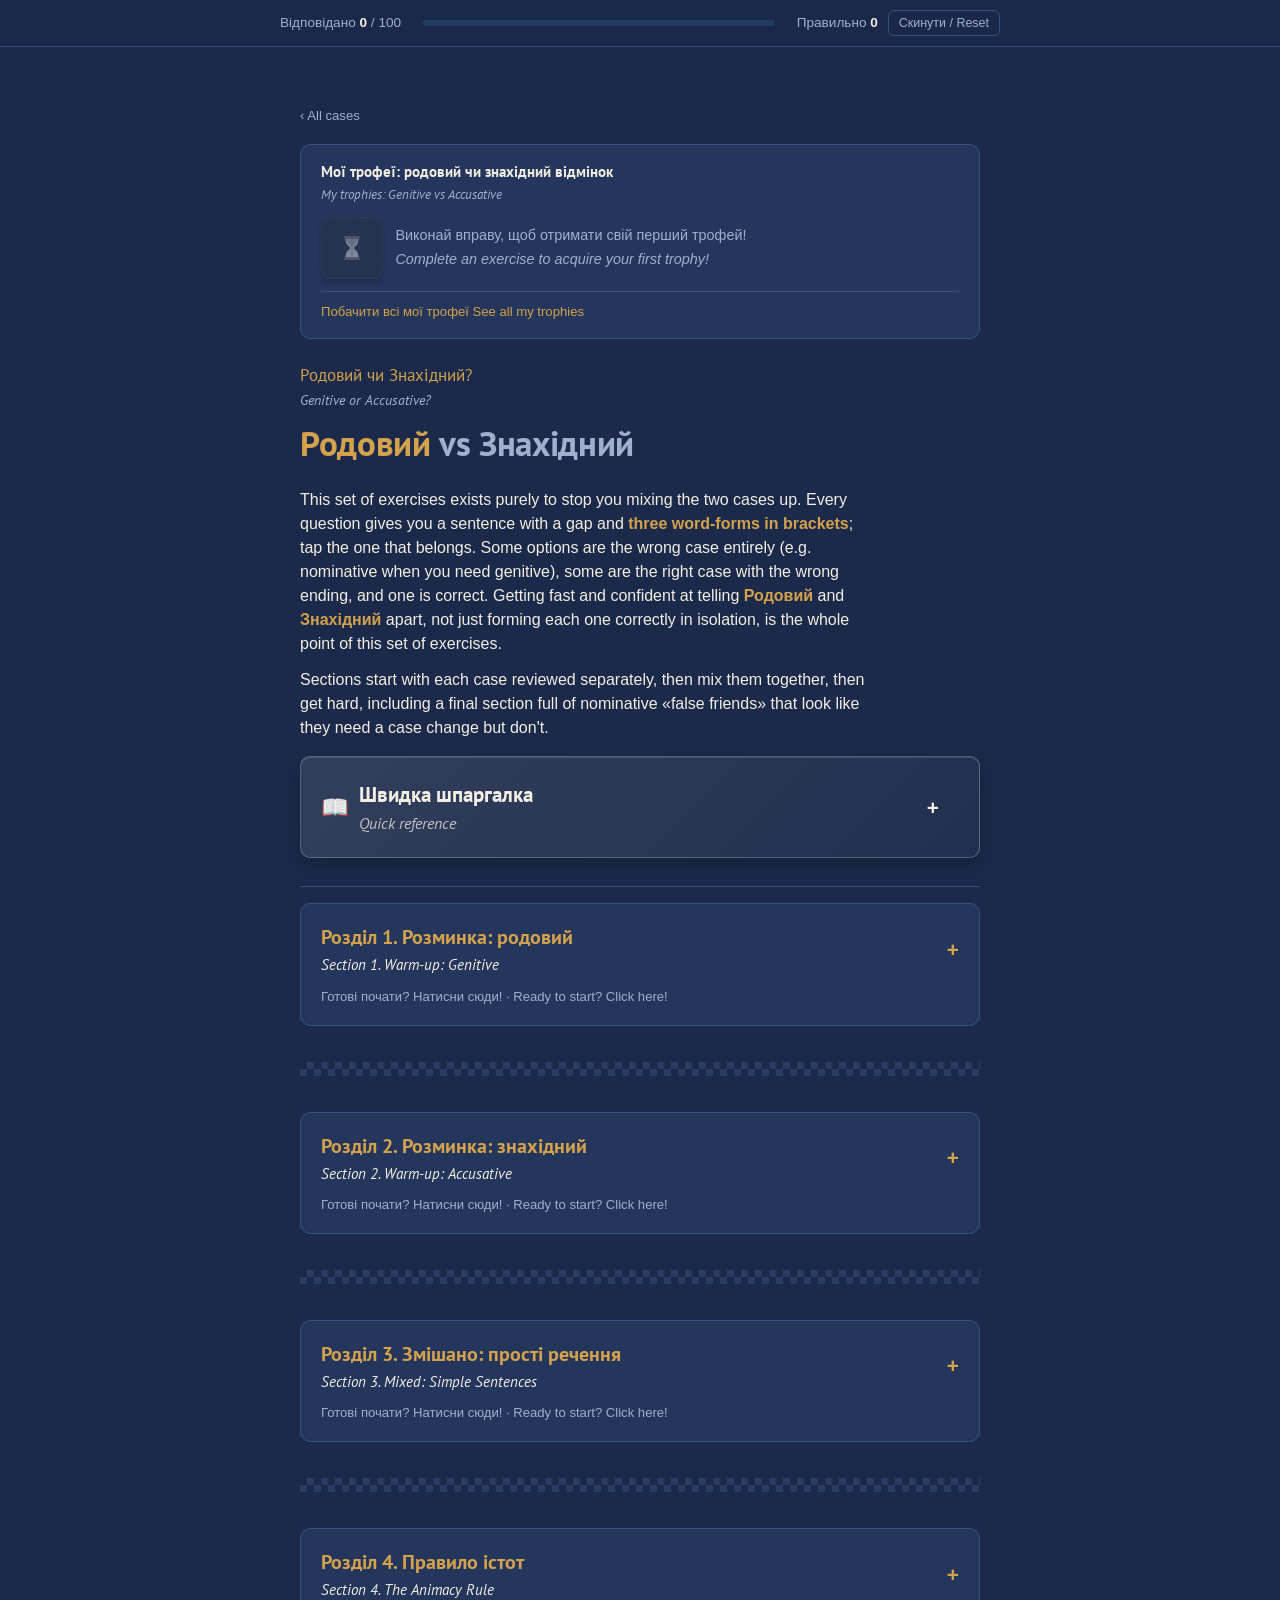
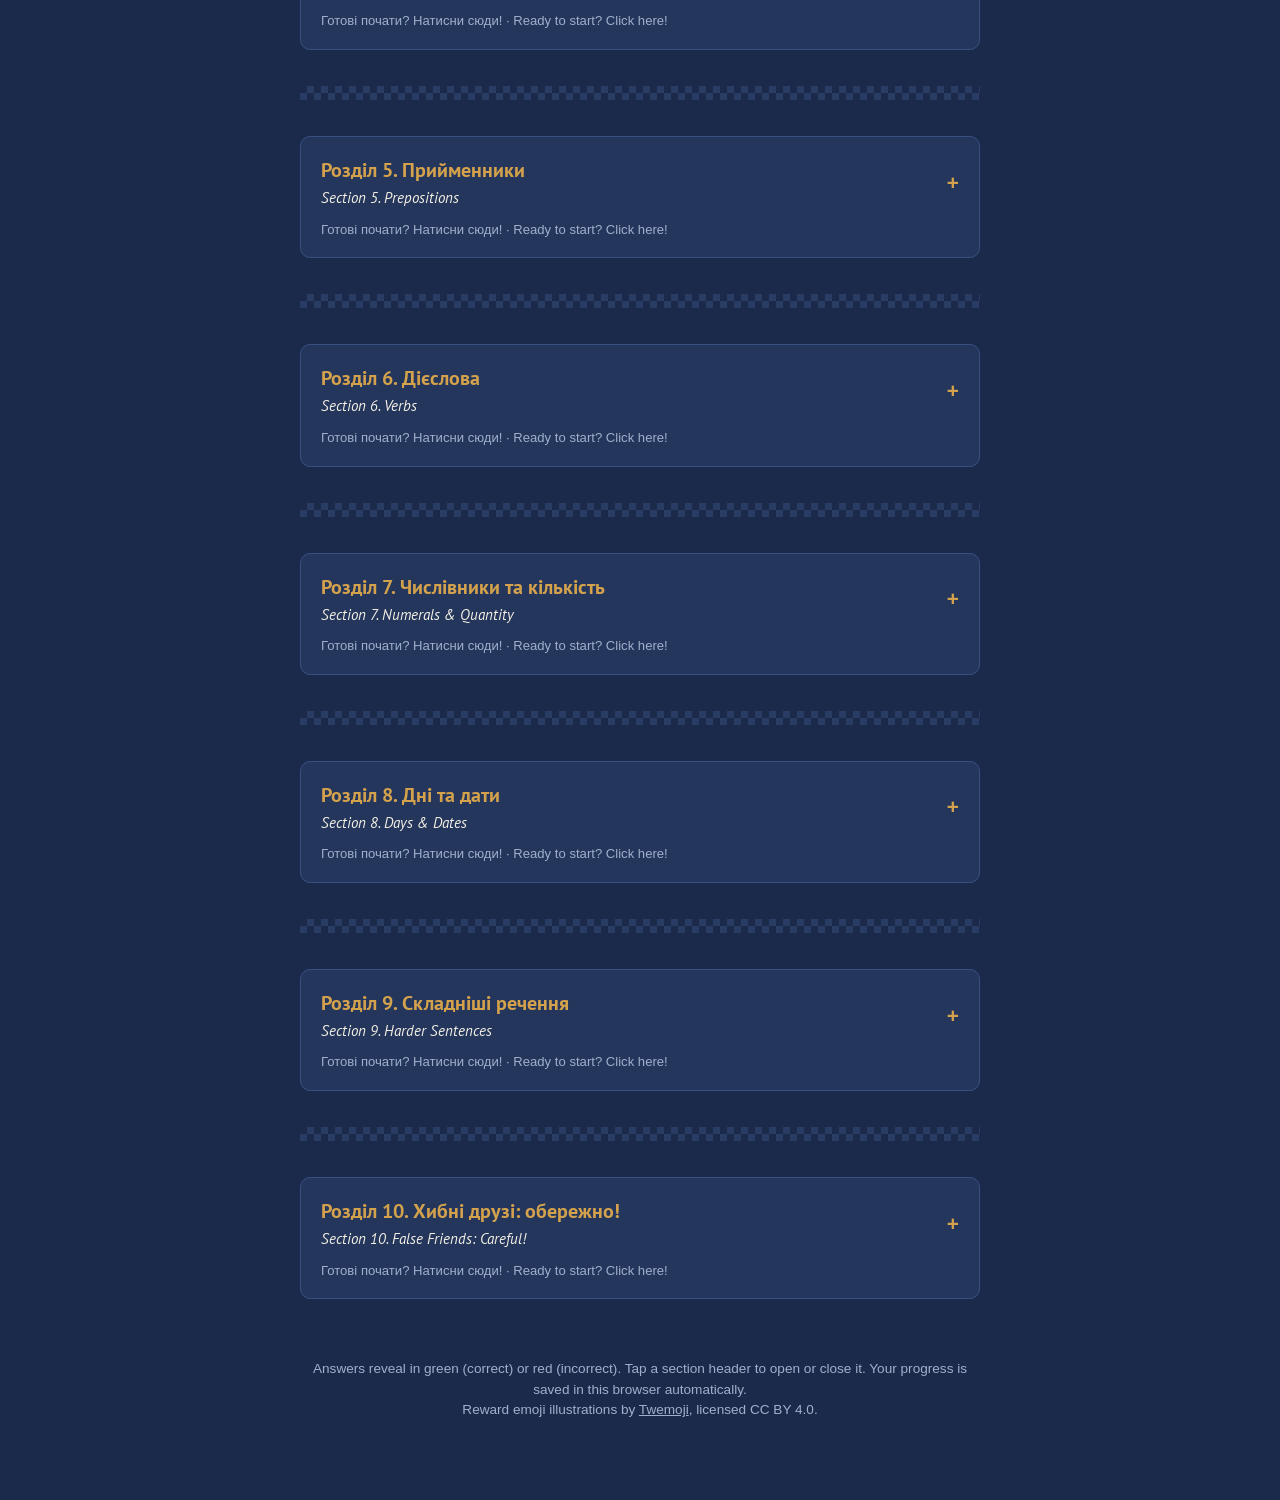
<file: genitive_vs_accusative.html>
<!DOCTYPE html>
<html lang="uk">
<head>
<meta charset="UTF-8">
<meta name="viewport" content="width=device-width, initial-scale=1.0">
<meta name="color-scheme" content="dark">
<title>Родовий чи Знахідний? Genitive vs Accusative Drill</title>
<link rel="preconnect" href="https://fonts.googleapis.com">
<link rel="preconnect" href="https://fonts.gstatic.com" crossorigin>
<link href="https://fonts.googleapis.com/css2?family=PT+Sans:ital,wght@0,400;0,700;1,400;1,700&display=swap" rel="stylesheet">
<link rel="stylesheet" href="shared/style.css">
<style>
h1{font-size:2.2rem}
.q-word-g{color:#D4A24C}
.q-word-a{color:#9FB0CC}
</style>
</head>
<body>
<div class="page-bg">
<noscript>
<div class="wrap" style="padding-top:40px">
  <div style="background:#24365C;border:1px solid #C4553F;border-radius:10px;padding:20px;color:#F2EEE3">
    <p style="margin:0 0 10px;font-weight:700">This page needs JavaScript to show the exercises; it looks like it's currently disabled.</p>
    <p style="margin:0;color:#9FB0CC">If you're viewing this inside a chat app's built-in preview (e.g. WhatsApp), that's usually the cause; those previews often can't run scripts. Try opening the file in a full browser instead: use the share/menu button and choose "Open in Browser" (or save the file and open it from there).</p>
  </div>
</div>
</noscript>

<div class="progress-bar"><div class="progress-inner">
  <span>Відповідано <strong id="ansCount">0</strong> / <span id="totalCount">0</span></span>
  <div class="track"><div class="fill" id="fillBar"></div></div>
  <span>Правильно <strong id="corrCount">0</strong></span>
  <button class="reset-btn" id="resetBtn" type="button">Скинути / Reset</button>
</div></div>

<div class="wrap">
  <div class="hero">
    <a class="home-link" href="index.html">‹ All cases</a>
    <div class="trophy-box">
      <p class="trophy-box-title" id="pageTrophyTitle"></p>
      <div class="trophy-box-body" id="pageTrophyBody"></div>
    </div>
    <p class="eyebrow-uk">Родовий чи Знахідний?</p>
    <p class="eyebrow-en">Genitive or Accusative?</p>
    <h1><span class="q-word-g">Родовий</span> <span style="color:#9FB0CC">vs</span> <span class="q-word-a">Знахідний</span></h1>
    <div class="summary-box">
      <p>This set of exercises exists purely to stop you mixing the two cases up. Every question gives you a sentence with a
      gap and <b>three word-forms in brackets</b>; tap the one that belongs. Some options are the wrong case
      entirely (e.g. nominative when you need genitive), some are the right case with the wrong ending, and one
      is correct. Getting fast and confident at telling <b>Родовий</b> and <b>Знахідний</b> apart, not just
      forming each one correctly in isolation, is the whole point of this set of exercises.</p>
      <p>Sections start with each case reviewed separately, then mix them together, then get hard,
      including a final section full of nominative «false friends» that look like they need a case change
      but don't.</p>
    </div>
    <details class="notes-details" data-state-key="notes">
      <summary><span class="notes-icon">📖</span><span class="title-block"><span class="bi-title-uk">Швидка шпаргалка</span><span class="bi-title-en">Quick reference</span></span></summary>
      <div class="detail-body">
<h3>Genitive (Родовий): Кого? Чого?</h3>
<ul>
<li><b>Possession</b>, <b>negation</b>, немає, quantity/measure words, dates (month name), certain prepositions
(без, до, від, з, біля, у/в), certain verbs (боятися, досягати, бажати, чекати), numerals 5+ / скільки?</li>
</ul>
<h3>Accusative (Знахідний): Кого? Що? Куди? Коли?</h3>
<ul>
<li><b>Direct object</b>, <b>direction of motion</b> (куди?), days of the week (коли?), sports/games (у що?),
verb + preposition (чекати на, сподіватися на, дивитися на, відповідати на).</li>
<li><b>Animacy rule</b> (masculine only): animate = genitive form, inanimate = nominative form.</li>
</ul>
<h3>Side by side</h3>
<div class="table-scroll"><table class="rules">
<tr><th>Trigger</th><th>Genitive (Родовий)</th><th>Accusative (Знахідний)</th></tr>
<tr><td>Direct object</td><td>only after a negated verb: <i>не хочу кави</i></td><td>the default for a direct object: <i>хочу каву</i></td></tr>
<tr><td>Animate masc. noun as object</td><td>n/a</td><td>takes the genitive <i>form</i>; this is where the two cases collide: <i>бачу брата</i></td></tr>
<tr><td>Inanimate masc. noun as object</td><td>n/a</td><td>takes the nominative <i>form</i>: <i>бачу стіл</i></td></tr>
<tr><td>Existence</td><td>немає (there isn't): <i>кави немає</i></td><td>n/a</td></tr>
<tr><td>Quantity words</td><td>багато, мало, трохи + genitive: <i>багато кави</i></td><td>n/a</td></tr>
<tr><td>Numerals</td><td>5+ and скільки? → genitive plural: <i>п'ять квитків</i></td><td>2–4 stay nominative plural, a common trap</td></tr>
<tr><td>Dates</td><td>the month name: <i>першого жовтня</i></td><td>the day of the week: <i>у понеділок</i></td></tr>
<tr><td>Motion</td><td>до, від, з, без, біля + genitive: <i>іду до школи</i></td><td>в/на/через + accusative for direction: <i>іду в школу</i></td></tr>
<tr><td>Verbs</td><td>боятися, досягати, бажати, чекати</td><td>любити, бачити, купувати, будувати, поважати</td></tr>
</table></div>
<h3>Watch out for</h3>
<ul>
<li>є takes the <b>nominative</b>; only немає takes the genitive.</li>
<li>Numerals 2–4 take the <b>nominative</b> plural; only 5+ takes the genitive plural.</li>
<li>Comparisons with як keep the <b>nominative</b>.</li>
<li>The <b>subject</b> of a sentence is always nominative, animate or not; the animacy rule only ever applies to the <b>object</b>.</li>
</ul>
</div>
    </details>
  </div>

  <div id="sections"></div>
  <footer>Answers reveal in green (correct) or red (incorrect). Tap a section header to open or close it. Your progress is saved in this browser automatically.<br>Reward emoji illustrations by <a href="https://github.com/jdecked/twemoji" style="color:#9FB0CC">Twemoji</a>, licensed CC BY 4.0.</footer>
</div>

</div>

<script>
const DATA = {"exercises": [{"title": "<span class=\"title-block\"><span class=\"bi-title-uk\">Розділ 1. Розминка: родовий</span><span class=\"bi-title-en\">Section 1. Warm-up: Genitive</span></span>", "desc": "Genitive triggers only, to start.", "items": [{"pre": "", "opts": ["кава", "каву", "кави"], "correct": 2, "post": " немає.", "en": "There's no coffee.", "explain": "Genitive: немає always pairs with the genitive (кави)."}, {"pre": "Я не хочу ", "opts": ["кава", "каву", "кави"], "correct": 2, "post": ".", "en": "I don't want coffee.", "explain": "Genitive: a <b>negated verb</b> takes a genitive <b>object</b> (кави)."}, {"pre": "Багато ", "opts": ["цукор", "цукру", "цукром"], "correct": 1, "post": " на столі.", "en": "There's a lot of sugar on the table.", "explain": "Genitive: багато is a <b>quantity word</b>, always followed by the genitive (цукру)."}, {"pre": "Він боїться ", "opts": ["павук", "павука", "павукові"], "correct": 1, "post": ".", "en": "He is afraid of spiders.", "explain": "Genitive: боятися governs the genitive directly (павука)."}, {"pre": "Це книга ", "opts": ["Марія", "Марію", "Марії"], "correct": 2, "post": ".", "en": "This is Maria's book.", "explain": "Genitive: <b>possession</b>; the owner takes the genitive (Марії)."}, {"pre": "Ми йдемо до ", "opts": ["лікар", "лікаря", "лікарю"], "correct": 1, "post": ".", "en": "We are going to the doctor.", "explain": "Genitive: до always takes the genitive (лікаря)."}, {"pre": "Перше ", "opts": ["вересень", "вересня", "вереснем"], "correct": 1, "post": " настало.", "en": "The 1st of September has arrived.", "explain": "Genitive: month names in dates are genitive (вересня)."}, {"pre": "Скільки ", "opts": ["квитки", "квитків", "квитками"], "correct": 1, "post": " тобі потрібно?", "en": "How many tickets do you need?", "explain": "Genitive: скільки? triggers the genitive plural (квитків)."}, {"pre": "У класі немає ", "opts": ["учитель", "учителя", "учителем"], "correct": 1, "post": ".", "en": "There's no teacher in the classroom.", "explain": "Genitive: немає always pairs with the genitive (учителя)."}, {"pre": "Вона не знає ", "opts": ["правда", "правду", "правди"], "correct": 2, "post": ".", "en": "She doesn't know the truth.", "explain": "Genitive: a <b>negated verb</b> takes a genitive <b>object</b> (правди)."}]}, {"title": "<span class=\"title-block\"><span class=\"bi-title-uk\">Розділ 2. Розминка: знахідний</span><span class=\"bi-title-en\">Section 2. Warm-up: Accusative</span></span>", "desc": "Accusative triggers only, to start.", "items": [{"pre": "Я читаю ", "opts": ["книга", "книгу", "книги"], "correct": 1, "post": ".", "en": "I am reading a book.", "explain": "Accusative: <b>direct object</b>, feminine -а → -у (книгу)."}, {"pre": "Вона п'є ", "opts": ["кава", "каву", "кави"], "correct": 1, "post": " вранці.", "en": "She drinks coffee in the morning.", "explain": "Accusative: <b>direct object</b> (каву)."}, {"pre": "Я бачу ", "opts": ["брат", "брата", "братові"], "correct": 1, "post": " у дворі.", "en": "I see my brother in the yard.", "explain": "Accusative: <b>animate</b> <b>direct object</b> = genitive form (брата)."}, {"pre": "Ми будуємо ", "opts": ["дім", "дому", "домом"], "correct": 0, "post": ".", "en": "We are building a house.", "explain": "Accusative: <b>inanimate</b> <b>direct object</b> = nominative form (дім)."}, {"pre": "Він годує ", "opts": ["кіт", "кота", "котом"], "correct": 1, "post": ".", "en": "He is feeding the cat.", "explain": "Accusative: <b>animate</b> <b>direct object</b> = genitive form (кота)."}, {"pre": "У ", "opts": ["середа", "середу", "середи"], "correct": 1, "post": " ми йдемо в кіно.", "en": "On Wednesday we're going to the cinema.", "explain": "Accusative: day of the week answering коли? (середу)."}, {"pre": "Діти грають у ", "opts": ["футбол", "футбола", "футболом"], "correct": 0, "post": ".", "en": "The children play football.", "explain": "Accusative: футбол is a sport, so it stays unchanged (<b>inanimate</b>)."}, {"pre": "Вона чекає на ", "opts": ["поїзд", "поїзда", "поїздом"], "correct": 0, "post": ".", "en": "She is waiting for the train.", "explain": "Accusative: чекати на + accusative; поїзд is <b>inanimate</b>, unchanged."}, {"pre": "Мене звати ", "opts": ["Оксана", "Оксану", "Оксани"], "correct": 0, "post": ".", "en": "My name is Oksana.", "explain": "Nominative (a fixed idiom): the pronoun мене is accusative, but the name itself stays nominative (Оксана)."}, {"pre": "Ми відвідали три великі ", "opts": ["місто", "міста", "містах"], "correct": 1, "post": ".", "en": "We visited three big cities.", "explain": "Accusative: plural <b>inanimate</b> <b>direct object</b> = nominative plural (міста)."}]}, {"title": "<span class=\"title-block\"><span class=\"bi-title-uk\">Розділ 3. Змішано: прості речення</span><span class=\"bi-title-en\">Section 3. Mixed: Simple Sentences</span></span>", "desc": "Now the two cases start alternating.", "items": [{"pre": "Він п'є ", "opts": ["кава", "каву", "кави"], "correct": 1, "post": " щоранку.", "en": "He drinks coffee every morning.", "explain": "Accusative: <b>direct object</b> (каву)."}, {"pre": "У нас немає ", "opts": ["хліб", "хліба", "хлібом"], "correct": 1, "post": ".", "en": "We don't have any bread.", "explain": "Genitive: немає + genitive (хліба)."}, {"pre": "Я бачу ", "opts": ["сестра", "сестру", "сестри"], "correct": 1, "post": " на подвір'ї.", "en": "I see my sister in the yard.", "explain": "Accusative: <b>direct object</b> (сестру)."}, {"pre": "Це машина ", "opts": ["брат", "брата", "братові"], "correct": 1, "post": ".", "en": "This is my brother's car.", "explain": "Genitive: <b>possession</b> (брата)."}, {"pre": "Вона любить ", "opts": ["земля", "землю", "землі"], "correct": 1, "post": ".", "en": "She loves the land.", "explain": "Accusative: <b>direct object</b> (землю)."}, {"pre": "Ми чекаємо ", "opts": ["результат", "результату", "результатом"], "correct": 1, "post": " з нетерпінням.", "en": "We are eagerly awaiting the result.", "explain": "Genitive: чекати can govern the genitive directly (результату)."}, {"pre": "Вона миє ", "opts": ["вікно", "вікна", "вікном"], "correct": 0, "post": ".", "en": "She is washing the window.", "explain": "Accusative: neuter <b>direct object</b> stays unchanged (вікно)."}, {"pre": "Багато ", "opts": ["сніг", "снігу", "снігом"], "correct": 1, "post": " випало вночі.", "en": "A lot of snow fell overnight.", "explain": "Genitive: <b>quantity word</b> + genitive (снігу)."}, {"pre": "Ми будуємо новий ", "opts": ["сад", "саду", "садом"], "correct": 0, "post": ".", "en": "We are building a new garden.", "explain": "Accusative: <b>inanimate</b> <b>direct object</b> (сад)."}, {"pre": "Він боїться ", "opts": ["темрява", "темряву", "темряви"], "correct": 2, "post": ".", "en": "He is afraid of the dark.", "explain": "Genitive: боятися + genitive (темряви)."}]}, {"title": "<span class=\"title-block\"><span class=\"bi-title-uk\">Розділ 4. Правило істот</span><span class=\"bi-title-en\">Section 4. The Animacy Rule</span></span>", "desc": "Where accusative and genitive can collide: animate masculine nouns.", "items": [{"pre": "Я бачу ", "opts": ["лікар", "лікаря", "лікарю"], "correct": 1, "post": ".", "en": "I see the doctor.", "explain": "Accusative: <b>animate</b> <b>direct object</b> = genitive form (лікаря)."}, {"pre": "Ми чекаємо ", "opts": ["лікар", "лікаря", "лікарю"], "correct": 1, "post": ".", "en": "We are waiting for the doctor.", "explain": "Genitive (or accusative; both give the same form here): чекати + лікаря."}, {"pre": "Вона зустріла ", "opts": ["друг", "друга", "другові"], "correct": 1, "post": " учора.", "en": "She met a friend yesterday.", "explain": "Accusative: <b>animate</b> <b>direct object</b> (друга)."}, {"pre": "Немає ", "opts": ["батько", "батька", "батьком"], "correct": 1, "post": " вдома.", "en": "Father isn't home.", "explain": "Genitive: немає + genitive (батька)."}, {"pre": "Хлопець осідлав ", "opts": ["кінь", "коня", "конем"], "correct": 1, "post": ".", "en": "The boy saddled the horse.", "explain": "Accusative: <b>animate</b> <b>direct object</b> (коня)."}, {"pre": "Це стіл ", "opts": ["студент", "студента", "студентом"], "correct": 1, "post": ".", "en": "This is the student's table.", "explain": "Genitive: <b>possession</b> (студента)."}, {"pre": "Я бачу ", "opts": ["стіл", "стола", "столом"], "correct": 0, "post": ".", "en": "I see the table.", "explain": "Accusative: <b>inanimate</b> <b>direct object</b> = nominative (стіл)."}, {"pre": "Немає ", "opts": ["стіл", "стола", "столом"], "correct": 1, "post": " у класі.", "en": "There's no table in the classroom.", "explain": "Genitive: немає + genitive (стола)."}, {"pre": "Мисливець побачив ", "opts": ["лев", "лева", "левом"], "correct": 1, "post": ".", "en": "The hunter saw a lion.", "explain": "Accusative: <b>animate</b> <b>direct object</b> (лева)."}, {"pre": "Ми боїмося ", "opts": ["лев", "лева", "левом"], "correct": 1, "post": ".", "en": "We are afraid of the lion.", "explain": "Genitive: боятися + genitive (лева)."}]}, {"title": "<span class=\"title-block\"><span class=\"bi-title-uk\">Розділ 5. Прийменники</span><span class=\"bi-title-en\">Section 5. Prepositions</span></span>", "desc": "Different prepositions call for different cases.", "items": [{"pre": "Я йду до ", "opts": ["школа", "школу", "школи"], "correct": 2, "post": ".", "en": "I am going to school.", "explain": "Genitive: до + genitive (школи)."}, {"pre": "Ми йдемо в ", "opts": ["школа", "школу", "школи"], "correct": 1, "post": ".", "en": "We are going into the school.", "explain": "Accusative: direction, в + accusative (школу)."}, {"pre": "Без ", "opts": ["карта", "карту", "карти"], "correct": 2, "post": " ми загубимось.", "en": "Without a map we'll get lost.", "explain": "Genitive: без + genitive (карти)."}, {"pre": "Вона поклала книгу на ", "opts": ["стіл", "стола", "столом"], "correct": 0, "post": ".", "en": "She put the book on the table.", "explain": "Accusative: стіл takes на + accusative here (placement)."}, {"pre": "Він живе біля ", "opts": ["річка", "річку", "річки"], "correct": 2, "post": ".", "en": "He lives near the river.", "explain": "Genitive: біля + genitive (річки)."}, {"pre": "Ми йдемо на ", "opts": ["робота", "роботу", "роботи"], "correct": 1, "post": ".", "en": "We're going to work.", "explain": "Accusative: direction, на + accusative (роботу)."}, {"pre": "Вона йшла від ", "opts": ["озеро", "озером", "озера"], "correct": 2, "post": ".", "en": "She was walking from the lake.", "explain": "Genitive: від + genitive (озера)."}, {"pre": "Діти граються біля ", "opts": ["вогонь", "вогню", "вогнем"], "correct": 1, "post": ".", "en": "The children are playing by the fire.", "explain": "Genitive: біля + genitive (вогню)."}, {"pre": "Кіт заліз під ", "opts": ["стіл", "стола", "столом"], "correct": 0, "post": ".", "en": "The cat crawled under the table.", "explain": "Accusative: стіл takes під + accusative here (motion into)."}, {"pre": "Ми йдемо через ", "opts": ["ліс", "лісу", "лісом"], "correct": 0, "post": ".", "en": "We are walking through the forest.", "explain": "Accusative: через + accusative (ліс)."}]}, {"title": "<span class=\"title-block\"><span class=\"bi-title-uk\">Розділ 6. Дієслова</span><span class=\"bi-title-en\">Section 6. Verbs</span></span>", "desc": "Some verbs demand accusative, some demand genitive.", "items": [{"pre": "Він любить ", "opts": ["музика", "музику", "музики"], "correct": 1, "post": ".", "en": "He loves music.", "explain": "Accusative: любити + accusative (музику)."}, {"pre": "Вона досягла ", "opts": ["мета", "мету", "мети"], "correct": 2, "post": ".", "en": "She achieved her goal.", "explain": "Genitive: досягати + genitive (мети)."}, {"pre": "Ми бачимо ", "opts": ["гора", "гору", "гори"], "correct": 1, "post": ".", "en": "We see the mountain.", "explain": "Accusative: бачити + accusative (гору)."}, {"pre": "Вони бажають нам ", "opts": ["щастя", "щастям", "щастю"], "correct": 0, "post": ".", "en": "They wish us happiness.", "explain": "Genitive: бажати + genitive; abstract neuter -я stays unchanged (щастя)."}, {"pre": "Студенти чекають ", "opts": ["канікули", "канікулам", "канікул"], "correct": 2, "post": ".", "en": "Students are waiting for the holidays.", "explain": "Genitive: чекати + genitive plural (канікул)."}, {"pre": "Він купує ", "opts": ["хліб", "хліба", "хлібом"], "correct": 0, "post": ".", "en": "He is buying bread.", "explain": "Accusative: купувати + accusative; хліб <b>inanimate</b>, unchanged."}, {"pre": "Вона не пам'ятає ", "opts": ["адреса", "адресу", "адреси"], "correct": 2, "post": ".", "en": "She doesn't remember the address.", "explain": "Genitive: <b>negated verb</b> + genitive (адреси)."}, {"pre": "Ми поважаємо ", "opts": ["вчитель", "вчителя", "вчителю"], "correct": 1, "post": ".", "en": "We respect the teacher.", "explain": "Accusative: поважати + accusative, <b>animate</b> (вчителя)."}, {"pre": "Він нарешті досяг ", "opts": ["успіх", "успіху", "успіхом"], "correct": 1, "post": ".", "en": "He finally achieved success.", "explain": "Genitive: досягати + genitive (успіху)."}, {"pre": "Вона будує ", "opts": ["кар'єра", "кар'єру", "кар'єри"], "correct": 1, "post": ".", "en": "She is building a career.", "explain": "Accusative: будувати + accusative (кар'єру)."}]}, {"title": "<span class=\"title-block\"><span class=\"bi-title-uk\">Розділ 7. Числівники та кількість</span><span class=\"bi-title-en\">Section 7. Numerals & Quantity</span></span>", "desc": "Genitive plural after 5+ and quantity words vs. accusative direct objects.", "items": [{"pre": "У нас є п'ять ", "opts": ["коти", "котів", "котами"], "correct": 1, "post": ".", "en": "We have five cats.", "explain": "Genitive: numeral 5+ takes the genitive plural (котів)."}, {"pre": "Я бачу два ", "opts": ["столи", "столів", "столами"], "correct": 0, "post": ".", "en": "I see two tables.", "explain": "Nominative: numerals 2–4 take the nominative plural, not genitive (столи)."}, {"pre": "Вона купила ", "opts": ["яблуко", "яблука", "яблуком"], "correct": 0, "post": ".", "en": "She bought an apple.", "explain": "Accusative: <b>direct object</b>, neuter unchanged (яблуко)."}, {"pre": "Багато ", "opts": ["люди", "людей", "людям"], "correct": 1, "post": " зібралося на площі.", "en": "Many people gathered in the square.", "explain": "Genitive: <b>quantity word</b> + genitive plural (людей)."}, {"pre": "Скільки ", "opts": ["гроші", "грошам", "грошей"], "correct": 2, "post": " тобі потрібно?", "en": "How much money do you need?", "explain": "Genitive: скільки? + genitive (грошей)."}, {"pre": "Він прочитав три ", "opts": ["книги", "книг", "книгами"], "correct": 0, "post": ".", "en": "He read three books.", "explain": "Nominative: numerals 2–4 take the nominative plural (книги)."}, {"pre": "Ми запросили ", "opts": ["гості", "гостей", "гостям"], "correct": 1, "post": " на свято.", "en": "We invited guests to the celebration.", "explain": "Accusative: <b>animate</b> plural <b>direct object</b> = genitive plural (гостей)."}, {"pre": "У кошику лежить шість ", "opts": ["яйця", "яєць", "яйцями"], "correct": 1, "post": ".", "en": "There are six eggs in the basket.", "explain": "Genitive: numeral 5+ takes the genitive plural (яєць)."}, {"pre": "Вона тримає в руках дві ", "opts": ["квітки", "квіток", "квітками"], "correct": 0, "post": ".", "en": "She holds two flowers in her hands.", "explain": "Nominative: numerals 2–4 take the nominative plural (квітки)."}, {"pre": "Ми бачимо усіх ", "opts": ["студенти", "студентів", "студентам"], "correct": 1, "post": " з класу.", "en": "We see all the students from the class.", "explain": "Accusative: <b>animate</b> plural <b>direct object</b> (студентів)."}]}, {"title": "<span class=\"title-block\"><span class=\"bi-title-uk\">Розділ 8. Дні та дати</span><span class=\"bi-title-en\">Section 8. Days & Dates</span></span>", "desc": "Accusative for the day itself, genitive for the month in a date.", "items": [{"pre": "У ", "opts": ["понеділок", "понеділка", "понеділком"], "correct": 0, "post": " в нас іспит.", "en": "We have an exam on Monday.", "explain": "Accusative: понеділок is a day of the week (masculine, stays like nominative)."}, {"pre": "Свято буде першого ", "opts": ["жовтень", "жовтня", "жовтнем"], "correct": 1, "post": ".", "en": "The celebration will be on the 1st of October.", "explain": "Genitive: month name in a date (жовтня)."}, {"pre": "У ", "opts": ["субота", "суботу", "суботи"], "correct": 1, "post": " ми відпочиваємо.", "en": "We rest on Saturdays.", "explain": "Accusative: day of the week (суботу)."}, {"pre": "Ми одружились дванадцятого ", "opts": ["червень", "червня", "червнем"], "correct": 1, "post": ".", "en": "We got married on the 12th of June.", "explain": "Genitive: month name in a date (червня)."}, {"pre": "У ", "opts": ["п'ятниця", "п'ятницю", "п'ятниці"], "correct": 1, "post": " я завжди втомлений.", "en": "On Fridays I'm always tired.", "explain": "Accusative: day of the week (п'ятницю)."}, {"pre": "Іспит призначено на десяте ", "opts": ["січень", "січня", "січнем"], "correct": 1, "post": ".", "en": "The exam is scheduled for the 10th of January.", "explain": "Genitive: month name in a date (січня)."}, {"pre": "У ", "opts": ["неділя", "неділю", "неділі"], "correct": 1, "post": " вона відвідує бабусю.", "en": "On Sundays she visits her grandmother.", "explain": "Accusative: day of the week (неділю)."}, {"pre": "Виставка відкриється двадцять третього ", "opts": ["квітень", "квітня", "квітнем"], "correct": 1, "post": ".", "en": "The exhibition opens on the 23rd of April.", "explain": "Genitive: month name in a date (квітня)."}, {"pre": "У ", "opts": ["вівторок", "вівторка", "вівторком"], "correct": 0, "post": " магазини зачинені.", "en": "On Tuesdays the shops are closed.", "explain": "Accusative: day of the week (вівторок)."}, {"pre": "Весілля відбулося чотирнадцятого ", "opts": ["лютий", "лютого", "лютим"], "correct": 1, "post": ".", "en": "The wedding took place on the 14th of February.", "explain": "Genitive: month name in a date (лютого)."}]}, {"title": "<span class=\"title-block\"><span class=\"bi-title-uk\">Розділ 9. Складніші речення</span><span class=\"bi-title-en\">Section 9. Harder Sentences</span></span>", "desc": "Longer sentences, both cases still mixed.", "items": [{"pre": "Незважаючи на пізню годину, вона все ще чекала ", "opts": ["відповідь", "відповіддю", "відповіді"], "correct": 2, "post": " від друга.", "en": "Despite the late hour, she was still waiting for a reply from her friend.", "explain": "Genitive: чекати + genitive (відповіді)."}, {"pre": "Коли настав вечір, ми нарешті побачили ", "opts": ["зірка", "зірку", "зірки"], "correct": 1, "post": " на небі.", "en": "When evening came, we finally saw a star in the sky.", "explain": "Accusative: <b>direct object</b> (зірку)."}, {"pre": "Хоча він дуже старався, досягти ", "opts": ["успіх", "успіху", "успіхом"], "correct": 1, "post": " йому не вдалося.", "en": "Although he tried very hard, he didn't manage to achieve success.", "explain": "Genitive: досягти + genitive (успіху)."}, {"pre": "Після довгої подорожі вони нарешті побачили рідне ", "opts": ["місто", "містом", "міста"], "correct": 0, "post": ".", "en": "After a long journey, they finally saw their home city.", "explain": "Accusative: neuter <b>direct object</b> unchanged (місто)."}, {"pre": "Незважаючи на втому, вона продовжувала чекати свого ", "opts": ["брат", "брата", "братом"], "correct": 1, "post": ".", "en": "Despite her tiredness, she kept waiting for her brother.", "explain": "Genitive/Accusative (identical for <b>animate</b> masc.): чекати + брата."}, {"pre": "У кімнаті, де завжди панувала тиша, раптом не стало ", "opts": ["світло", "світлом", "світла"], "correct": 2, "post": ".", "en": "In the room, where silence always reigned, the light suddenly went out.", "explain": "Genitive: не стало ~ немає + genitive (світла)."}, {"pre": "Коли зійшло сонце, туристи побачили величезну ", "opts": ["гора", "гору", "гори"], "correct": 1, "post": " перед собою.", "en": "When the sun rose, the tourists saw a huge mountain before them.", "explain": "Accusative: <b>direct object</b> (гору)."}, {"pre": "Незважаючи на дощ, діти продовжували грати у ", "opts": ["футбол", "футбола", "футболом"], "correct": 0, "post": " на подвір'ї.", "en": "Despite the rain, the children kept playing football in the yard.", "explain": "Accusative: sport, stays unchanged (футбол)."}, {"pre": "Скільки б років не минуло, вона завжди буде згадувати свого першого ", "opts": ["вчитель", "вчителя", "вчителем"], "correct": 1, "post": ".", "en": "However many years pass, she will always remember her first teacher.", "explain": "Accusative: <b>animate</b> <b>direct object</b> (вчителя)."}, {"pre": "Через брак ", "opts": ["час", "часу", "часом"], "correct": 1, "post": " вона не змогла закінчити проєкт вчасно.", "en": "Due to a lack of time, she couldn't finish the project on time.", "explain": "Genitive: брак + genitive (часу)."}]}, {"title": "<span class=\"title-block\"><span class=\"bi-title-uk\">Розділ 10. Хибні друзі: обережно!</span><span class=\"bi-title-en\">Section 10. False Friends: Careful!</span></span>", "desc": "Most answers here are Nominative; the case you'd expect is a trap. One question keeps you honest.", "items": [{"pre": "", "opts": ["кава", "каву", "кави"], "correct": 0, "post": " стоїть на кухні.", "en": "The coffee is standing in the kitchen.", "explain": "Nominative: this is the <b>subject</b> of the sentence, not an <b>object</b>; кава stays nominative."}, {"pre": "У кімнаті є ", "opts": ["стіл", "стола", "столом"], "correct": 0, "post": ".", "en": "There is a table in the room.", "explain": "Nominative: є (positive existence) takes the nominative; only немає triggers the genitive."}, {"pre": "Два ", "opts": ["хлопці", "хлопців", "хлопцями"], "correct": 0, "post": " стоять біля вікна.", "en": "Two boys are standing by the window.", "explain": "Nominative: numerals 2–4 take the nominative plural, not genitive (хлопці)."}, {"pre": "", "opts": ["студент", "студента", "студенту"], "correct": 0, "post": " читає книгу щовечора.", "en": "The student reads a book every evening.", "explain": "Nominative: this is the <b>subject</b>, not the <b>object</b>; студент stays nominative."}, {"pre": "Будь сильною, як ", "opts": ["Україна", "Україну", "України"], "correct": 0, "post": ".", "en": "Be strong, like Ukraine.", "explain": "Nominative: comparisons with як keep the nominative (Україна)."}, {"pre": "", "opts": ["лікар", "лікаря", "лікарю"], "correct": 0, "post": " оглядає пацієнта уважно.", "en": "The doctor examines the patient carefully.", "explain": "Nominative: this is the <b>subject</b>; лікар stays nominative (пацієнта is the real accusative <b>object</b>)."}, {"pre": "Мене звати ", "opts": ["Тарас", "Тараса", "Тарасові"], "correct": 0, "post": ".", "en": "My name is Taras.", "explain": "Nominative: the name in this idiom stays nominative, even though мене is accusative (Тарас)."}, {"pre": "Три ", "opts": ["кити", "китів", "китами"], "correct": 0, "post": " пливуть в океані.", "en": "Three whales are swimming in the ocean.", "explain": "Nominative: numerals 2–4 take the nominative plural (кити)."}, {"pre": "", "opts": ["вода", "воду", "води"], "correct": 2, "post": " не залишилося у пляшці.", "en": "There's no water left in the bottle.", "explain": "Genitive (this one is real!): не залишилося is a <b>negated verb</b> (води)."}, {"pre": "Він працює швидко, як ", "opts": ["робот", "робота", "роботом"], "correct": 0, "post": ".", "en": "He works fast, like a robot.", "explain": "Nominative: comparisons with як keep the nominative (робот)."}]}]};
const STORAGE_KEY = "uk_case_mixed_progress_v1";
const CASE_LABEL = {uk:"родовий чи знахідний відмінок", en:"Genitive vs Accusative"};
</script>
<script src="shared/rewards-data.js"></script>
<script src="shared/app.js"></script>
</body>
</html>
</file>
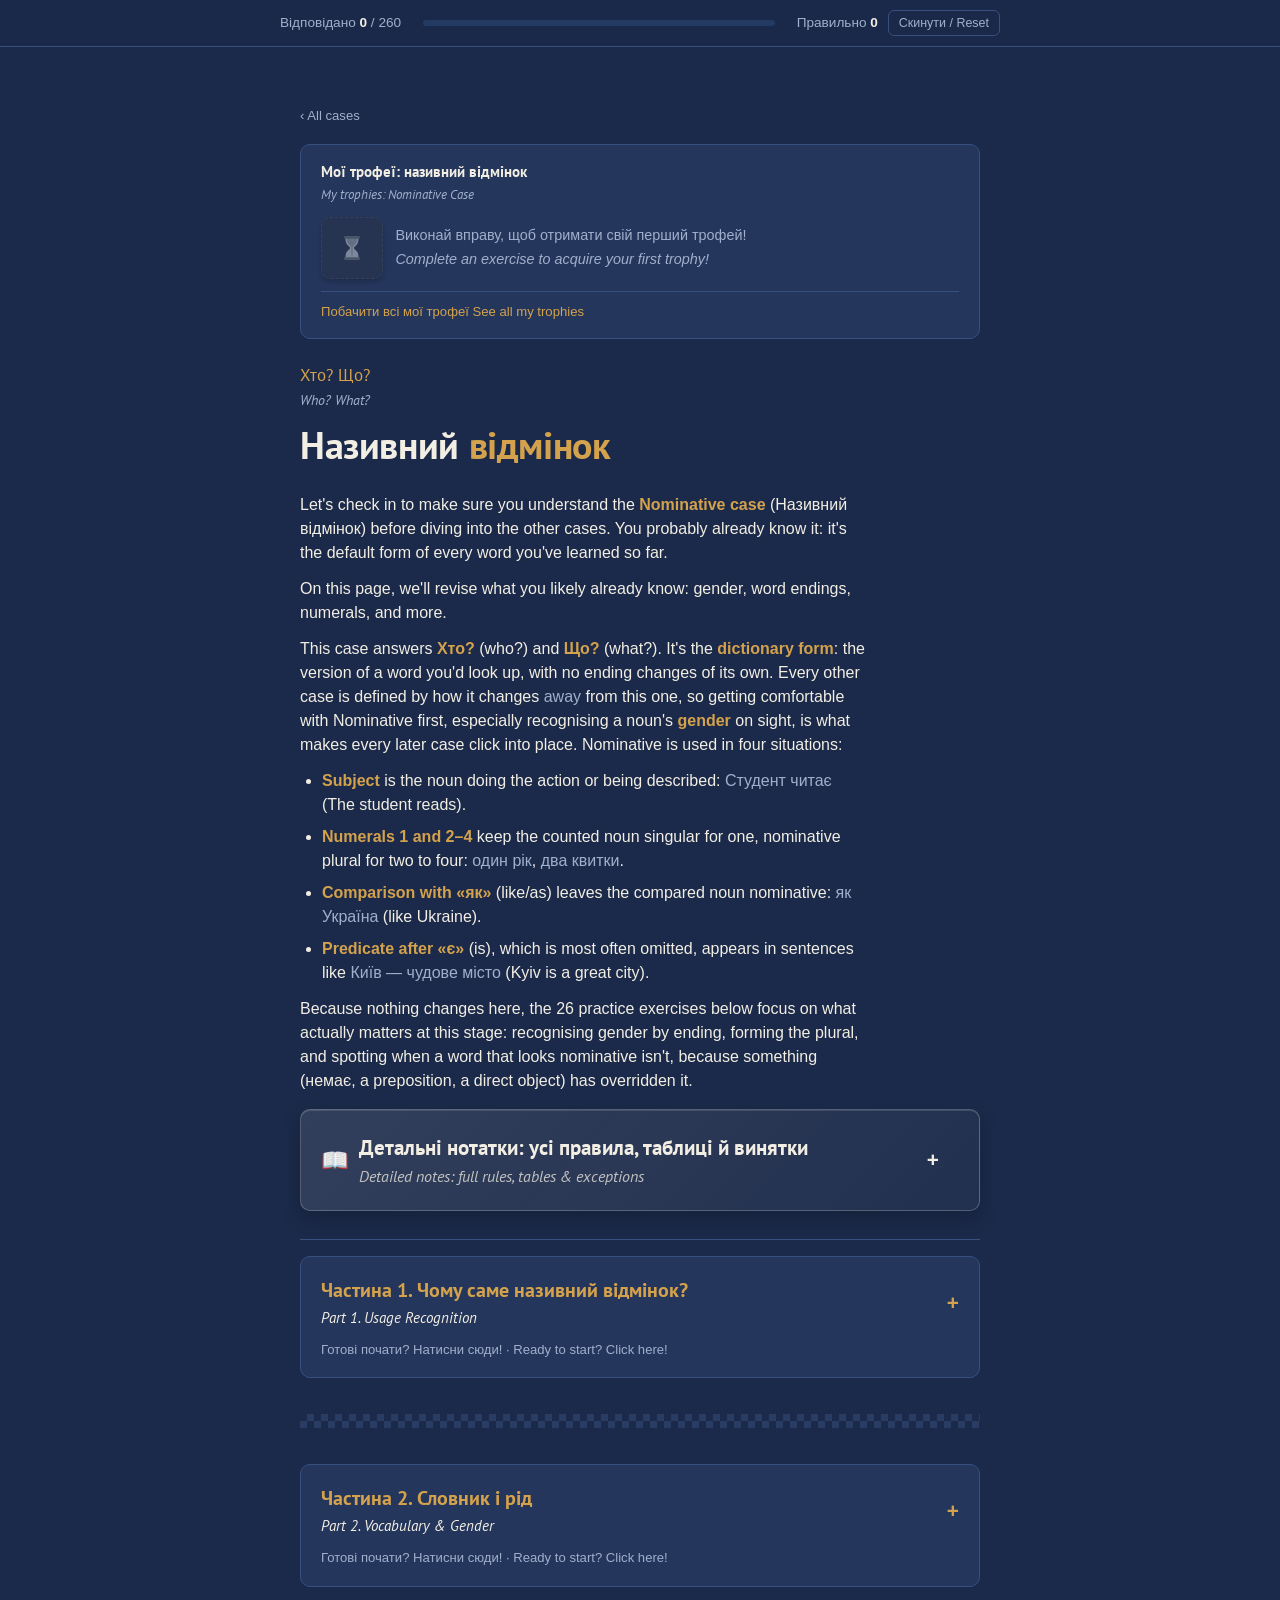
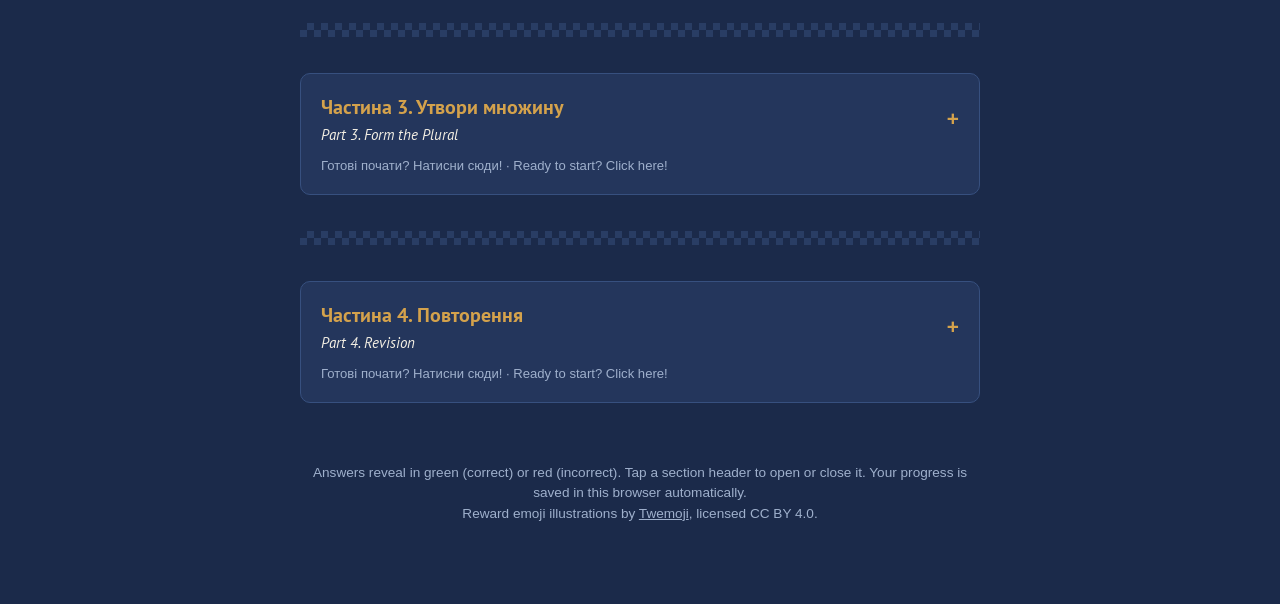
<file: nominative_case.html>
<!DOCTYPE html>
<html lang="uk">
<head>
<meta charset="UTF-8">
<meta name="viewport" content="width=device-width, initial-scale=1.0">
<meta name="color-scheme" content="dark">
<title>Називний відмінок: Nominative Case Practice</title>
<link rel="preconnect" href="https://fonts.googleapis.com">
<link rel="preconnect" href="https://fonts.gstatic.com" crossorigin>
<link href="https://fonts.googleapis.com/css2?family=PT+Sans:ital,wght@0,400;0,700;1,400;1,700&display=swap" rel="stylesheet">
<link rel="stylesheet" href="shared/style.css">
</head>
<body>
<div class="page-bg">
<noscript>
<div class="wrap" style="padding-top:40px">
  <div style="background:#24365C;border:1px solid #C4553F;border-radius:10px;padding:20px;color:#F2EEE3">
    <p style="margin:0 0 10px;font-weight:700">This page needs JavaScript to show the exercises; it looks like it's currently disabled.</p>
    <p style="margin:0;color:#9FB0CC">If you're viewing this inside a chat app's built-in preview (e.g. WhatsApp), that's usually the cause; those previews often can't run scripts. Try opening the file in a full browser instead: use the share/menu button and choose "Open in Browser" (or save the file and open it from there).</p>
  </div>
</div>
</noscript>

<div class="progress-bar"><div class="progress-inner">
  <span>Відповідано <strong id="ansCount">0</strong> / <span id="totalCount">0</span></span>
  <div class="track"><div class="fill" id="fillBar"></div></div>
  <span>Правильно <strong id="corrCount">0</strong></span>
  <button class="reset-btn" id="resetBtn" type="button">Скинути / Reset</button>
</div></div>

<div class="wrap">
  <div class="hero">
    <a class="home-link" href="index.html">‹ All cases</a>
    <div class="trophy-box">
      <p class="trophy-box-title" id="pageTrophyTitle"></p>
      <div class="trophy-box-body" id="pageTrophyBody"></div>
    </div>
    <p class="eyebrow-uk">Хто? Що?</p>
    <p class="eyebrow-en">Who? What?</p>
    <h1>Називний <span class="q-word">відмінок</span></h1>
    <div class="summary-box">
<p>Let's check in to make sure you understand the <b>Nominative case</b> (Називний відмінок) before diving into
the other cases. You probably already know it: it's the default form of every word you've learned so far.</p>
<p>On this page, we'll revise what you likely already know: gender, word endings, numerals, and more.</p>
<p>This case answers <b>Хто?</b> (who?) and <b>Що?</b> (what?). It's the
<b>dictionary form</b>: the version of a word you'd look up, with no ending changes of its own. Every other
case is defined by how it changes <i>away</i> from this one, so getting comfortable with Nominative first,
especially recognising a noun's <b>gender</b> on sight, is what makes every later case click into place.
Nominative is used in four situations:</p>
<ul>
<li><b>Subject</b> is the noun doing the action or being described: <i>Студент читає</i> (The student reads).</li>
<li><b>Numerals 1 and 2–4</b> keep the counted noun singular for one, nominative plural for two to four: <i>один рік</i>, <i>два квитки</i>.</li>
<li><b>Comparison with «як»</b> (like/as) leaves the compared noun nominative: <i>як Україна</i> (like Ukraine).</li>
<li><b>Predicate after «є»</b> (is), which is most often omitted, appears in sentences like <i>Київ — чудове місто</i> (Kyiv is a great city).</li>
</ul>
<p>Because nothing changes here, the 26 practice exercises below focus on what actually matters at this stage:
recognising gender by ending, forming the plural, and spotting when a word that looks nominative isn't,
because something (немає, a preposition, a direct object) has overridden it.</p>
</div>
    <details class="notes-details" data-state-key="notes">
      <summary><span class="notes-icon">📖</span><span class="title-block"><span class="bi-title-uk">Детальні нотатки: усі правила, таблиці й винятки</span><span class="bi-title-en">Detailed notes: full rules, tables &amp; exceptions</span></span></summary>
      <div class="detail-body">
<h3>Singular endings by gender</h3>
<div class="gender-legend"><span><i class="gr-dot-m"></i>Masculine</span><span><i class="gr-dot-f"></i>Feminine</span><span><i class="gr-dot-n"></i>Neuter</span></div>
<div class="table-scroll"><table class="rules">
<tr><th>Gender</th><th>Typical ending</th><th>Example</th></tr>
<tr class="gr-m"><td>Masculine</td><td>consonant</td><td>студент, стіл, брат</td></tr>
<tr class="gr-m"><td>Masculine</td><td>-й</td><td>музей, трамвай, водій</td></tr>
<tr class="gr-m"><td>Masculine</td><td>-ь <i>(no spelling rule; learn individually)</i></td><td>кінь, день, учитель</td></tr>
<tr class="gr-f"><td>Feminine</td><td>-а</td><td>мама, книга, сестра</td></tr>
<tr class="gr-f"><td>Feminine</td><td>-я</td><td>земля, пісня, сім'я</td></tr>
<tr class="gr-f"><td>Feminine</td><td>-ь <i>(no spelling rule; learn individually)</i></td><td>сіль, ніч, радість</td></tr>
<tr class="gr-n"><td>Neuter</td><td>-о</td><td>вікно, місто, яблуко</td></tr>
<tr class="gr-n"><td>Neuter</td><td>-е</td><td>море, серце, поле</td></tr>
<tr class="gr-n"><td>Neuter</td><td>-я <i>(abstract/collective group)</i></td><td>життя, знання, весілля</td></tr>
</table></div>
<p><b>The -ь trap:</b> unlike every other ending, a final -ь gives you no clue at all whether a noun is
masculine or feminine. кінь (horse) and день (day) are masculine; сіль (salt) and ніч (night) are feminine,
with nothing in the spelling to tell them apart. These have to be memorised one at a time, ideally alongside
an adjective (<i>цей кінь</i> vs <i>ця сіль</i>) so the gender sticks.</p>
<p><b>Exceptions by meaning:</b> a handful of words are masculine because they refer to a male person,
regardless of their ending: батько (father), тато (dad), дядько (uncle), and male names like Микола, Ілля,
Петро. A small group of "common-gender" profession nouns (суддя, meaning judge, and колега, meaning colleague) default to
masculine unless context specifies a woman.</p>

<h3>Plural endings by gender</h3>
<div class="gender-legend"><span><i class="gr-dot-m"></i>Masculine</span><span><i class="gr-dot-f"></i>Feminine</span><span><i class="gr-dot-n"></i>Neuter</span></div>
<div class="table-scroll"><table class="rules">
<tr><th>Gender</th><th>Typical plural ending</th><th>Example</th></tr>
<tr class="gr-m"><td>Masculine</td><td>-и <i>(hard stem)</i></td><td>студент → студенти</td></tr>
<tr class="gr-m"><td>Masculine</td><td>-і / -ї <i>(soft stem: й, ь, ж, ч, ш, щ)</i></td><td>музей → музеї, вчитель → вчителі</td></tr>
<tr class="gr-f"><td>Feminine</td><td>-и <i>(hard -а stem)</i></td><td>мама → мами</td></tr>
<tr class="gr-f"><td>Feminine</td><td>-і <i>(soft -я, -ь stem)</i></td><td>земля → землі, сіль → солі</td></tr>
<tr class="gr-n"><td>Neuter</td><td>-а <i>(hard -о stem)</i></td><td>вікно → вікна</td></tr>
<tr class="gr-n"><td>Neuter</td><td>-я <i>(soft -е stem)</i></td><td>море → моря</td></tr>
</table></div>
<p><b>Abstract -ття/-ння/-лля neuter nouns</b> (життя, знання, весілля, взуття) usually stay <b>unchanged</b>
in the plural, the same way they stay unchanged in the genitive.</p>
<p><b>Vowel alternations</b> carry over from what you've seen elsewhere: стіл → столи (і↔о), сіль → солі,
ніч → ночі, річ → речі, and fleeting vowels like день → дні, замок → замки.</p>
<p><b>Irregular plurals to memorise:</b> людина → люди, дитина → діти, друг → друзі, ім'я → імена,
око → очі, мати → матері.</p>

<h3>Numerals in more detail</h3>
<p>один/одна/одне (one) takes a <b>singular</b> noun. два/три/чотири (2–4) take the <b>nominative plural</b>.
From five upwards, and with «скільки?» (how many?), the noun switches to the <b>genitive plural</b> instead
(п'ять студентів); that pattern isn't drilled here, since it belongs to the Genitive case.</p>

<h3>Pronouns in the nominative</h3>
<div class="table-scroll"><table class="rules">
<tr><th>Person</th><th>Nominative</th></tr>
<tr><td>I</td><td>я</td></tr>
<tr><td>you (informal)</td><td>ти</td></tr>
<tr><td>he / it</td><td>він / воно</td></tr>
<tr><td>she</td><td>вона</td></tr>
<tr><td>we</td><td>ми</td></tr>
<tr><td>you (formal/plural)</td><td>ви</td></tr>
<tr><td>they</td><td>вони</td></tr>
</table></div>
</div>
    </details>
  </div>

  <div id="sections"></div>
  <footer>Answers reveal in green (correct) or red (incorrect). Tap a section header to open or close it. Your progress is saved in this browser automatically.<br>Reward emoji illustrations by <a href="https://github.com/jdecked/twemoji" style="color:#9FB0CC">Twemoji</a>, licensed CC BY 4.0.</footer>
</div>

</div>
<script>
const STORAGE_KEY = "uk_case_nominative_progress_v1";
const CASE_LABEL = {uk:"називний відмінок", en:"Nominative Case"};
const DATA = {"usageWrapperTitle": "<span class=\"title-block\"><span class=\"bi-title-uk\">Частина 1. Чому саме називний відмінок?</span><span class=\"bi-title-en\">Part 1. Usage Recognition</span></span>", "usageExercises": [{"title": "<span class=\"title-block\"><span class=\"bi-title-uk\">Вправа 1.1. Підмет речення</span><span class=\"bi-title-en\">Exercise 1.1. The Subject of the Sentence</span></span>", "items": [{"uk": "<mark>Студент</mark> читає книгу.", "en": "The student reads a book.", "opts": ["Numerals 2–4 (nominative plural)", "Comparison (як)", "Predicate after «is»", "Subject of the sentence"], "correct": 3, "explain": "Студент is the <b>subject</b> of the sentence (nominative)."}, {"uk": "<mark>Марія</mark> готує вечерю.", "en": "Maria is cooking dinner.", "opts": ["Predicate after «is»", "Numeral 1 (stays singular)", "Comparison (як)", "Subject of the sentence"], "correct": 3, "explain": "Марія is the <b>subject</b> (nominative)."}, {"uk": "<mark>Кіт</mark> спить на стільці.", "en": "The cat is sleeping on the chair.", "opts": ["Subject of the sentence", "Comparison (як)", "Numerals 2–4 (nominative plural)", "Predicate after «is»"], "correct": 0, "explain": "Кіт is the <b>subject</b> (nominative)."}, {"uk": "<mark>Вікно</mark> відчинене.", "en": "The window is open.", "opts": ["Numeral 1 (stays singular)", "Predicate after «is»", "Numerals 2–4 (nominative plural)", "Subject of the sentence"], "correct": 3, "explain": "Вікно is the <b>subject</b> (nominative)."}, {"uk": "Наш <mark>дім</mark> — Україна.", "en": "Ukraine is our home.", "opts": ["Predicate after «is»", "Comparison (як)", "Numeral 1 (stays singular)", "Subject of the sentence"], "correct": 3, "explain": "дім is the <b>subject</b>; Україна is the predicate (see 1.3)."}, {"uk": "<mark>Діти</mark> граються в парку.", "en": "The children are playing in the park.", "opts": ["Subject of the sentence", "Numerals 2–4 (nominative plural)", "Predicate after «is»", "Comparison (як)"], "correct": 0, "explain": "Діти is the <b>subject</b> (nominative)."}, {"uk": "<mark>Учителька</mark> пояснює нову тему.", "en": "The teacher explains the new topic.", "opts": ["Comparison (як)", "Numeral 1 (stays singular)", "Predicate after «is»", "Subject of the sentence"], "correct": 3, "explain": "Учителька is the <b>subject</b> (nominative)."}, {"uk": "<mark>Автобус</mark> запізнюється щоранку.", "en": "The bus is late every morning.", "opts": ["Predicate after «is»", "Numerals 2–4 (nominative plural)", "Comparison (як)", "Subject of the sentence"], "correct": 3, "explain": "Автобус is the <b>subject</b> (nominative)."}, {"uk": "<mark>Сонце</mark> світить яскраво.", "en": "The sun shines brightly.", "opts": ["Numeral 1 (stays singular)", "Subject of the sentence", "Comparison (як)", "Numerals 2–4 (nominative plural)"], "correct": 1, "explain": "Сонце is the <b>subject</b> (nominative)."}, {"uk": "<mark>Ти</mark> читаєш цю статтю.", "en": "You're reading this article.", "opts": ["Predicate after «is»", "Numerals 2–4 (nominative plural)", "Numeral 1 (stays singular)", "Subject of the sentence"], "correct": 3, "explain": "Ти is the <b>subject</b> pronoun (nominative)."}]}, {"title": "<span class=\"title-block\"><span class=\"bi-title-uk\">Вправа 1.2. Числівники: один та 2–4</span><span class=\"bi-title-en\">Exercise 1.2. Numerals: One and 2–4</span></span>", "items": [{"uk": "Дитині один <mark>рік</mark>.", "en": "A child is one year old.", "opts": ["Numerals 2–4 (nominative plural)", "Subject of the sentence", "Comparison (як)", "Numeral 1 (stays singular)"], "correct": 3, "explain": "Numeral <b>один</b> (one) takes a singular noun; рік stays nominative singular."}, {"uk": "У нас два <mark>квитки</mark>.", "en": "We have two tickets.", "opts": ["Numeral 1 (stays singular)", "Predicate after «is»", "Numerals 2–4 (nominative plural)", "Subject of the sentence"], "correct": 2, "explain": "Numerals <b>2–4</b> take the nominative plural (квитки)."}, {"uk": "Тут три <mark>столи</mark>.", "en": "There are three tables here.", "opts": ["Numerals 2–4 (nominative plural)", "Subject of the sentence", "Comparison (як)", "Numeral 1 (stays singular)"], "correct": 0, "explain": "Numerals <b>2–4</b> take the nominative plural (столи)."}, {"uk": "У мене одна <mark>сестра</mark>.", "en": "I have one sister.", "opts": ["Numerals 2–4 (nominative plural)", "Numeral 1 (stays singular)", "Predicate after «is»", "Comparison (як)"], "correct": 1, "explain": "Numeral <b>один/одна</b> (one) takes a singular noun; сестра stays nominative singular."}, {"uk": "На столі чотири <mark>яблука</mark>.", "en": "There are four apples on the table.", "opts": ["Predicate after «is»", "Numerals 2–4 (nominative plural)", "Numeral 1 (stays singular)", "Subject of the sentence"], "correct": 1, "explain": "Numerals <b>2–4</b> take the nominative plural (яблука)."}, {"uk": "Один <mark>день</mark> ще залишився.", "en": "One day still remains.", "opts": ["Subject of the sentence", "Numerals 2–4 (nominative plural)", "Numeral 1 (stays singular)", "Predicate after «is»"], "correct": 2, "explain": "Numeral <b>один</b> (one) takes a singular noun; день stays nominative singular."}, {"uk": "У класі два <mark>студенти</mark>.", "en": "There are two students in the classroom.", "opts": ["Comparison (як)", "Predicate after «is»", "Numerals 2–4 (nominative plural)", "Numeral 1 (stays singular)"], "correct": 2, "explain": "Numerals <b>2–4</b> take the nominative plural (студенти)."}, {"uk": "У бібліотеці є три <mark>книги</mark>.", "en": "There are three books in the library.", "opts": ["Numerals 2–4 (nominative plural)", "Numeral 1 (stays singular)", "Subject of the sentence", "Predicate after «is»"], "correct": 0, "explain": "Numerals <b>2–4</b> take the nominative plural (книги)."}, {"uk": "Одна <mark>дитина</mark> плаче.", "en": "One child is crying.", "opts": ["Predicate after «is»", "Comparison (як)", "Numerals 2–4 (nominative plural)", "Numeral 1 (stays singular)"], "correct": 3, "explain": "Numeral <b>одна</b> (one) takes a singular noun; дитина stays nominative singular."}, {"uk": "У дворі чотири <mark>дерева</mark>.", "en": "There are four trees in the yard.", "opts": ["Numeral 1 (stays singular)", "Comparison (як)", "Subject of the sentence", "Numerals 2–4 (nominative plural)"], "correct": 3, "explain": "Numerals <b>2–4</b> take the nominative plural (дерева)."}]}, {"title": "<span class=\"title-block\"><span class=\"bi-title-uk\">Вправа 1.3. Порівняння «як» і присудок</span><span class=\"bi-title-en\">Exercise 1.3. Comparison «як» and the Predicate</span></span>", "items": [{"uk": "Будь сильною, як <mark>Україна</mark>.", "en": "Be strong, like Ukraine.", "opts": ["Predicate after «is»", "Numeral 1 (stays singular)", "Comparison (як)", "Subject of the sentence"], "correct": 2, "explain": "Comparisons with <b>як</b> (like/as) keep the nominative."}, {"uk": "Київ — чудове <mark>місто</mark>.", "en": "Kyiv is a great city.", "opts": ["Predicate after «is»", "Comparison (як)", "Numerals 2–4 (nominative plural)", "Subject of the sentence"], "correct": 0, "explain": "місто is the <b>predicate</b> after the omitted linking verb «є» (nominative)."}, {"uk": "Він працює швидко, як <mark>робот</mark>.", "en": "He works fast, like a robot.", "opts": ["Subject of the sentence", "Comparison (як)", "Predicate after «is»", "Numeral 1 (stays singular)"], "correct": 1, "explain": "Comparisons with <b>як</b> keep the nominative."}, {"uk": "Оксана — моя найкраща <mark>подруга</mark>.", "en": "Oksana is my best friend.", "opts": ["Numeral 1 (stays singular)", "Comparison (як)", "Predicate after «is»", "Numerals 2–4 (nominative plural)"], "correct": 2, "explain": "подруга is the <b>predicate</b> after the omitted «є» (nominative)."}, {"uk": "Вона співає, як справжня <mark>зірка</mark>.", "en": "She sings like a real star.", "opts": ["Comparison (як)", "Predicate after «is»", "Numerals 2–4 (nominative plural)", "Subject of the sentence"], "correct": 0, "explain": "Comparisons with <b>як</b> keep the nominative."}, {"uk": "Тарас — хороший <mark>лікар</mark>.", "en": "Taras is a good doctor.", "opts": ["Subject of the sentence", "Numeral 1 (stays singular)", "Comparison (як)", "Predicate after «is»"], "correct": 3, "explain": "лікар is the <b>predicate</b> after the omitted «є» (nominative)."}, {"uk": "Діти бігали, як дикі <mark>коні</mark>.", "en": "The children ran like wild horses.", "opts": ["Comparison (як)", "Numerals 2–4 (nominative plural)", "Subject of the sentence", "Predicate after «is»"], "correct": 0, "explain": "Comparisons with <b>як</b> keep the nominative."}, {"uk": "Це моя улюблена <mark>книга</mark>.", "en": "This is my favourite book.", "opts": ["Comparison (як)", "Numeral 1 (stays singular)", "Numerals 2–4 (nominative plural)", "Predicate after «is»"], "correct": 3, "explain": "книга is the <b>predicate</b> after «це» (nominative)."}, {"uk": "Місто вночі виглядає, як <mark>казка</mark>.", "en": "The city at night looks like a fairy tale.", "opts": ["Predicate after «is»", "Subject of the sentence", "Numeral 1 (stays singular)", "Comparison (як)"], "correct": 3, "explain": "Comparisons with <b>як</b> keep the nominative."}, {"uk": "Львів — старовинне <mark>місто</mark>.", "en": "Lviv is an ancient city.", "opts": ["Numerals 2–4 (nominative plural)", "Predicate after «is»", "Comparison (як)", "Subject of the sentence"], "correct": 1, "explain": "місто is the <b>predicate</b> after the omitted «є» (nominative)."}]}], "vocabWrapperTitle": "<span class=\"title-block\"><span class=\"bi-title-uk\">Частина 2. Словник і рід</span><span class=\"bi-title-en\">Part 2. Vocabulary &amp; Gender</span></span>", "vocabExercises": [{"title": "<span class=\"title-block\"><span class=\"bi-title-uk\">Вправа 2.1. Чоловічий рід: приголосний</span><span class=\"bi-title-en\">Exercise 2.1. Masculine: Consonant Ending</span></span>", "desc": "Nouns ending in a hard consonant are masculine.", "items": [{"word": "студент", "meaning": "student", "dmeanings": ["door", "window", "cloud"], "answer": "Masculine (чоловічий)", "dforms": ["Feminine (жіночий)", "Neuter (середній)"], "explain": "Masculine: ends in a hard consonant.", "step2Uk": "Який це рід?", "step2En": "What gender is this word?"}, {"word": "брат", "meaning": "brother", "dmeanings": ["sister", "mother", "river"], "answer": "Masculine (чоловічий)", "dforms": ["Feminine (жіночий)", "Neuter (середній)"], "explain": "Masculine: ends in a hard consonant.", "step2Uk": "Який це рід?", "step2En": "What gender is this word?"}, {"word": "стіл", "meaning": "table", "dmeanings": ["chair", "book", "lamp"], "answer": "Masculine (чоловічий)", "dforms": ["Feminine (жіночий)", "Neuter (середній)"], "explain": "Masculine: ends in a hard consonant.", "step2Uk": "Який це рід?", "step2En": "What gender is this word?"}, {"word": "дім", "meaning": "house", "dmeanings": ["street", "city", "field"], "answer": "Masculine (чоловічий)", "dforms": ["Feminine (жіночий)", "Neuter (середній)"], "explain": "Masculine: ends in a hard consonant.", "step2Uk": "Який це рід?", "step2En": "What gender is this word?"}, {"word": "ключ", "meaning": "key", "dmeanings": ["lock", "door", "hand"], "answer": "Masculine (чоловічий)", "dforms": ["Feminine (жіночий)", "Neuter (середній)"], "explain": "Masculine: ends in a consonant (soft ч, but still masculine).", "step2Uk": "Який це рід?", "step2En": "What gender is this word?"}, {"word": "ніж", "meaning": "knife", "dmeanings": ["fork", "spoon", "plate"], "answer": "Masculine (чоловічий)", "dforms": ["Feminine (жіночий)", "Neuter (середній)"], "explain": "Masculine: ends in a hard consonant.", "step2Uk": "Який це рід?", "step2En": "What gender is this word?"}, {"word": "банк", "meaning": "bank", "dmeanings": ["shop", "office", "school"], "answer": "Masculine (чоловічий)", "dforms": ["Feminine (жіночий)", "Neuter (середній)"], "explain": "Masculine: ends in a hard consonant.", "step2Uk": "Який це рід?", "step2En": "What gender is this word?"}, {"word": "театр", "meaning": "theatre", "dmeanings": ["cinema", "museum", "park"], "answer": "Masculine (чоловічий)", "dforms": ["Feminine (жіночий)", "Neuter (середній)"], "explain": "Masculine: ends in a hard consonant.", "step2Uk": "Який це рід?", "step2En": "What gender is this word?"}, {"word": "ліс", "meaning": "forest", "dmeanings": ["mountain", "lake", "field"], "answer": "Masculine (чоловічий)", "dforms": ["Feminine (жіночий)", "Neuter (середній)"], "explain": "Masculine: ends in a hard consonant.", "step2Uk": "Який це рід?", "step2En": "What gender is this word?"}, {"word": "сад", "meaning": "garden", "dmeanings": ["yard", "roof", "wall"], "answer": "Masculine (чоловічий)", "dforms": ["Feminine (жіночий)", "Neuter (середній)"], "explain": "Masculine: ends in a hard consonant.", "step2Uk": "Який це рід?", "step2En": "What gender is this word?"}]}, {"title": "<span class=\"title-block\"><span class=\"bi-title-uk\">Вправа 2.2. Жіночий рід: -а</span><span class=\"bi-title-en\">Exercise 2.2. Feminine: -а Ending</span></span>", "desc": "Nouns ending in -а are (almost always) feminine.", "items": [{"word": "мама", "meaning": "mum", "dmeanings": ["dad", "brother", "uncle"], "answer": "Feminine (жіночий)", "dforms": ["Masculine (чоловічий)", "Neuter (середній)"], "explain": "Feminine: ends in -а.", "step2Uk": "Який це рід?", "step2En": "What gender is this word?"}, {"word": "сестра", "meaning": "sister", "dmeanings": ["brother", "father", "son"], "answer": "Feminine (жіночий)", "dforms": ["Masculine (чоловічий)", "Neuter (середній)"], "explain": "Feminine: ends in -а.", "step2Uk": "Який це рід?", "step2En": "What gender is this word?"}, {"word": "книга", "meaning": "book", "dmeanings": ["table", "chair", "window"], "answer": "Feminine (жіночий)", "dforms": ["Masculine (чоловічий)", "Neuter (середній)"], "explain": "Feminine: ends in -а.", "step2Uk": "Який це рід?", "step2En": "What gender is this word?"}, {"word": "дорога", "meaning": "road", "dmeanings": ["bridge", "field", "forest"], "answer": "Feminine (жіночий)", "dforms": ["Masculine (чоловічий)", "Neuter (середній)"], "explain": "Feminine: ends in -а.", "step2Uk": "Який це рід?", "step2En": "What gender is this word?"}, {"word": "гора", "meaning": "mountain", "dmeanings": ["river", "lake", "sea"], "answer": "Feminine (жіночий)", "dforms": ["Masculine (чоловічий)", "Neuter (середній)"], "explain": "Feminine: ends in -а.", "step2Uk": "Який це рід?", "step2En": "What gender is this word?"}, {"word": "кава", "meaning": "coffee", "dmeanings": ["tea", "juice", "milk"], "answer": "Feminine (жіночий)", "dforms": ["Masculine (чоловічий)", "Neuter (середній)"], "explain": "Feminine: ends in -а.", "step2Uk": "Який це рід?", "step2En": "What gender is this word?"}, {"word": "машина", "meaning": "car", "dmeanings": ["bicycle", "train", "plane"], "answer": "Feminine (жіночий)", "dforms": ["Masculine (чоловічий)", "Neuter (середній)"], "explain": "Feminine: ends in -а.", "step2Uk": "Який це рід?", "step2En": "What gender is this word?"}, {"word": "школа", "meaning": "school", "dmeanings": ["university", "office", "hospital"], "answer": "Feminine (жіночий)", "dforms": ["Masculine (чоловічий)", "Neuter (середній)"], "explain": "Feminine: ends in -а.", "step2Uk": "Який це рід?", "step2En": "What gender is this word?"}, {"word": "робота", "meaning": "work/job", "dmeanings": ["rest", "holiday", "hobby"], "answer": "Feminine (жіночий)", "dforms": ["Masculine (чоловічий)", "Neuter (середній)"], "explain": "Feminine: ends in -а.", "step2Uk": "Який це рід?", "step2En": "What gender is this word?"}, {"word": "погода", "meaning": "weather", "dmeanings": ["season", "climate", "wind"], "answer": "Feminine (жіночий)", "dforms": ["Masculine (чоловічий)", "Neuter (середній)"], "explain": "Feminine: ends in -а.", "step2Uk": "Який це рід?", "step2En": "What gender is this word?"}]}, {"title": "<span class=\"title-block\"><span class=\"bi-title-uk\">Вправа 2.3. Середній рід: -о, -е</span><span class=\"bi-title-en\">Exercise 2.3. Neuter: -о, -е Endings</span></span>", "desc": "Nouns ending in -о or -е are neuter.", "items": [{"word": "вікно", "meaning": "window", "dmeanings": ["door", "wall", "roof"], "answer": "Neuter (середній)", "dforms": ["Masculine (чоловічий)", "Feminine (жіночий)"], "explain": "Neuter: ends in -о.", "step2Uk": "Який це рід?", "step2En": "What gender is this word?"}, {"word": "ліжко", "meaning": "bed", "dmeanings": ["chair", "table", "sofa"], "answer": "Neuter (середній)", "dforms": ["Masculine (чоловічий)", "Feminine (жіночий)"], "explain": "Neuter: ends in -о.", "step2Uk": "Який це рід?", "step2En": "What gender is this word?"}, {"word": "місто", "meaning": "city", "dmeanings": ["village", "country", "street"], "answer": "Neuter (середній)", "dforms": ["Masculine (чоловічий)", "Feminine (жіночий)"], "explain": "Neuter: ends in -о.", "step2Uk": "Який це рід?", "step2En": "What gender is this word?"}, {"word": "молоко", "meaning": "milk", "dmeanings": ["water", "juice", "tea"], "answer": "Neuter (середній)", "dforms": ["Masculine (чоловічий)", "Feminine (жіночий)"], "explain": "Neuter: ends in -о.", "step2Uk": "Який це рід?", "step2En": "What gender is this word?"}, {"word": "яблуко", "meaning": "apple", "dmeanings": ["pear", "orange", "grape"], "answer": "Neuter (середній)", "dforms": ["Masculine (чоловічий)", "Feminine (жіночий)"], "explain": "Neuter: ends in -о.", "step2Uk": "Який це рід?", "step2En": "What gender is this word?"}, {"word": "серце", "meaning": "heart", "dmeanings": ["hand", "head", "eye"], "answer": "Neuter (середній)", "dforms": ["Masculine (чоловічий)", "Feminine (жіночий)"], "explain": "Neuter: ends in -е.", "step2Uk": "Який це рід?", "step2En": "What gender is this word?"}, {"word": "море", "meaning": "sea", "dmeanings": ["lake", "river", "mountain"], "answer": "Neuter (середній)", "dforms": ["Masculine (чоловічий)", "Feminine (жіночий)"], "explain": "Neuter: ends in -е.", "step2Uk": "Який це рід?", "step2En": "What gender is this word?"}, {"word": "поле", "meaning": "field", "dmeanings": ["forest", "garden", "yard"], "answer": "Neuter (середній)", "dforms": ["Masculine (чоловічий)", "Feminine (жіночий)"], "explain": "Neuter: ends in -е.", "step2Uk": "Який це рід?", "step2En": "What gender is this word?"}, {"word": "сонце", "meaning": "sun", "dmeanings": ["moon", "star", "sky"], "answer": "Neuter (середній)", "dforms": ["Masculine (чоловічий)", "Feminine (жіночий)"], "explain": "Neuter: ends in -е.", "step2Uk": "Який це рід?", "step2En": "What gender is this word?"}, {"word": "озеро", "meaning": "lake", "dmeanings": ["sea", "river", "ocean"], "answer": "Neuter (середній)", "dforms": ["Masculine (чоловічий)", "Feminine (жіночий)"], "explain": "Neuter: ends in -о.", "step2Uk": "Який це рід?", "step2En": "What gender is this word?"}]}, {"title": "<span class=\"title-block\"><span class=\"bi-title-uk\">Вправа 2.4. М'які основи: -й</span><span class=\"bi-title-en\">Exercise 2.4. Soft Stems: -й (Masculine)</span></span>", "desc": "Nouns ending in -й are masculine.", "items": [{"word": "музей", "meaning": "museum", "dmeanings": ["theatre", "library", "gallery"], "answer": "Masculine (чоловічий)", "dforms": ["Feminine (жіночий)", "Neuter (середній)"], "explain": "Masculine: ends in -й.", "step2Uk": "Який це рід?", "step2En": "What gender is this word?"}, {"word": "трамвай", "meaning": "tram", "dmeanings": ["bus", "train", "car"], "answer": "Masculine (чоловічий)", "dforms": ["Feminine (жіночий)", "Neuter (середній)"], "explain": "Masculine: ends in -й.", "step2Uk": "Який це рід?", "step2En": "What gender is this word?"}, {"word": "гай", "meaning": "grove", "dmeanings": ["forest", "field", "garden"], "answer": "Masculine (чоловічий)", "dforms": ["Feminine (жіночий)", "Neuter (середній)"], "explain": "Masculine: ends in -й.", "step2Uk": "Який це рід?", "step2En": "What gender is this word?"}, {"word": "водій", "meaning": "driver", "dmeanings": ["passenger", "pilot", "conductor"], "answer": "Masculine (чоловічий)", "dforms": ["Feminine (жіночий)", "Neuter (середній)"], "explain": "Masculine: ends in -й.", "step2Uk": "Який це рід?", "step2En": "What gender is this word?"}, {"word": "чай", "meaning": "tea", "dmeanings": ["coffee", "juice", "water"], "answer": "Masculine (чоловічий)", "dforms": ["Feminine (жіночий)", "Neuter (середній)"], "explain": "Masculine: ends in -й.", "step2Uk": "Який це рід?", "step2En": "What gender is this word?"}, {"word": "край", "meaning": "edge/region", "dmeanings": ["centre", "corner", "side"], "answer": "Masculine (чоловічий)", "dforms": ["Feminine (жіночий)", "Neuter (середній)"], "explain": "Masculine: ends in -й.", "step2Uk": "Який це рід?", "step2En": "What gender is this word?"}, {"word": "урожай", "meaning": "harvest", "dmeanings": ["field", "farm", "crop (verb)"], "answer": "Masculine (чоловічий)", "dforms": ["Feminine (жіночий)", "Neuter (середній)"], "explain": "Masculine: ends in -й.", "step2Uk": "Який це рід?", "step2En": "What gender is this word?"}, {"word": "сарай", "meaning": "shed", "dmeanings": ["house", "garage", "barn (other word)"], "answer": "Masculine (чоловічий)", "dforms": ["Feminine (жіночий)", "Neuter (середній)"], "explain": "Masculine: ends in -й.", "step2Uk": "Який це рід?", "step2En": "What gender is this word?"}, {"word": "звичай", "meaning": "custom/tradition", "dmeanings": ["law", "rule", "holiday"], "answer": "Masculine (чоловічий)", "dforms": ["Feminine (жіночий)", "Neuter (середній)"], "explain": "Masculine: ends in -й.", "step2Uk": "Який це рід?", "step2En": "What gender is this word?"}, {"word": "коровай", "meaning": "ceremonial bread", "dmeanings": ["cake", "bread (plain)", "pie"], "answer": "Masculine (чоловічий)", "dforms": ["Feminine (жіночий)", "Neuter (середній)"], "explain": "Masculine: ends in -й.", "step2Uk": "Який це рід?", "step2En": "What gender is this word?"}]}, {"title": "<span class=\"title-block\"><span class=\"bi-title-uk\">Вправа 2.5. М'які основи: -я</span><span class=\"bi-title-en\">Exercise 2.5. Soft Stems: -я (Feminine or Neuter)</span></span>", "desc": "Nouns ending in -я can be feminine OR neuter; the abstract/collective ones (life, knowledge, questions) are usually neuter.", "items": [{"word": "земля", "meaning": "land/earth", "dmeanings": ["sky", "water", "sun"], "answer": "Feminine (жіночий)", "dforms": ["Masculine (чоловічий)", "Neuter (середній)"], "explain": "Feminine: ends in -я.", "step2Uk": "Який це рід?", "step2En": "What gender is this word?"}, {"word": "сім'я", "meaning": "family", "dmeanings": ["friend", "neighbour", "guest"], "answer": "Feminine (жіночий)", "dforms": ["Masculine (чоловічий)", "Neuter (середній)"], "explain": "Feminine: ends in -я.", "step2Uk": "Який це рід?", "step2En": "What gender is this word?"}, {"word": "пісня", "meaning": "song", "dmeanings": ["dance", "story", "poem"], "answer": "Feminine (жіночий)", "dforms": ["Masculine (чоловічий)", "Neuter (середній)"], "explain": "Feminine: ends in -я.", "step2Uk": "Який це рід?", "step2En": "What gender is this word?"}, {"word": "неділя", "meaning": "Sunday", "dmeanings": ["Monday", "week", "month"], "answer": "Feminine (жіночий)", "dforms": ["Masculine (чоловічий)", "Neuter (середній)"], "explain": "Feminine: ends in -я.", "step2Uk": "Який це рід?", "step2En": "What gender is this word?"}, {"word": "стаття", "meaning": "article", "dmeanings": ["book", "letter", "note"], "answer": "Feminine (жіночий)", "dforms": ["Masculine (чоловічий)", "Neuter (середній)"], "explain": "Feminine: ends in -я.", "step2Uk": "Який це рід?", "step2En": "What gender is this word?"}, {"word": "життя", "meaning": "life", "dmeanings": ["death", "time", "age"], "answer": "Neuter (середній)", "dforms": ["Masculine (чоловічий)", "Feminine (жіночий)"], "explain": "Neuter: ends in -я (this abstract group is neuter, not feminine).", "step2Uk": "Який це рід?", "step2En": "What gender is this word?"}, {"word": "знання", "meaning": "knowledge", "dmeanings": ["skill", "idea", "memory"], "answer": "Neuter (середній)", "dforms": ["Masculine (чоловічий)", "Feminine (жіночий)"], "explain": "Neuter: ends in -я.", "step2Uk": "Який це рід?", "step2En": "What gender is this word?"}, {"word": "питання", "meaning": "question", "dmeanings": ["answer", "problem", "topic"], "answer": "Neuter (середній)", "dforms": ["Masculine (чоловічий)", "Feminine (жіночий)"], "explain": "Neuter: ends in -я.", "step2Uk": "Який це рід?", "step2En": "What gender is this word?"}, {"word": "весілля", "meaning": "wedding", "dmeanings": ["birthday", "holiday", "party"], "answer": "Neuter (середній)", "dforms": ["Masculine (чоловічий)", "Feminine (жіночий)"], "explain": "Neuter: ends in -я.", "step2Uk": "Який це рід?", "step2En": "What gender is this word?"}, {"word": "взуття", "meaning": "footwear", "dmeanings": ["clothing (other word)", "hat", "bag"], "answer": "Neuter (середній)", "dforms": ["Masculine (чоловічий)", "Feminine (жіночий)"], "explain": "Neuter: ends in -я.", "step2Uk": "Який це рід?", "step2En": "What gender is this word?"}]}, {"title": "<span class=\"title-block\"><span class=\"bi-title-uk\">Вправа 2.6. Мозок-ламачі: -ь</span><span class=\"bi-title-en\">Exercise 2.6. Brain-Benders: -ь (Masculine or Feminine)</span></span>", "desc": "-ь and some soft-consonant endings give no clue at all; these have to be memorised individually.", "items": [{"word": "кінь", "meaning": "horse", "dmeanings": ["cow", "dog", "bird"], "answer": "Masculine (чоловічий)", "dforms": ["Feminine (жіночий)", "Neuter (середній)"], "explain": "Masculine -ь: no rule from spelling alone here; learn it with the word.", "step2Uk": "Який це рід?", "step2En": "What gender is this word?"}, {"word": "день", "meaning": "day", "dmeanings": ["night", "week", "hour"], "answer": "Masculine (чоловічий)", "dforms": ["Feminine (жіночий)", "Neuter (середній)"], "explain": "Masculine -ь: no rule from spelling alone here; learn it with the word.", "step2Uk": "Який це рід?", "step2En": "What gender is this word?"}, {"word": "учитель", "meaning": "teacher (m.)", "dmeanings": ["student", "school", "lesson"], "answer": "Masculine (чоловічий)", "dforms": ["Feminine (жіночий)", "Neuter (середній)"], "explain": "Masculine -ь: no rule from spelling alone here; learn it with the word.", "step2Uk": "Який це рід?", "step2En": "What gender is this word?"}, {"word": "гість", "meaning": "guest", "dmeanings": ["host", "friend", "neighbour"], "answer": "Masculine (чоловічий)", "dforms": ["Feminine (жіночий)", "Neuter (середній)"], "explain": "Masculine -ь: no rule from spelling alone here; learn it with the word.", "step2Uk": "Який це рід?", "step2En": "What gender is this word?"}, {"word": "автомобіль", "meaning": "car", "dmeanings": ["bicycle", "train", "plane"], "answer": "Masculine (чоловічий)", "dforms": ["Feminine (жіночий)", "Neuter (середній)"], "explain": "Masculine -ь: no rule from spelling alone here; learn it with the word.", "step2Uk": "Який це рід?", "step2En": "What gender is this word?"}, {"word": "сіль", "meaning": "salt", "dmeanings": ["sugar", "pepper", "bread"], "answer": "Feminine (жіночий)", "dforms": ["Masculine (чоловічий)", "Neuter (середній)"], "explain": "Feminine -ь: no rule from spelling alone here; learn it with the word.", "step2Uk": "Який це рід?", "step2En": "What gender is this word?"}, {"word": "ніч", "meaning": "night", "dmeanings": ["day", "morning", "evening"], "answer": "Feminine (жіночий)", "dforms": ["Masculine (чоловічий)", "Neuter (середній)"], "explain": "Feminine -ь-type (ends in a soft consonant): learn it with the word.", "step2Uk": "Який це рід?", "step2En": "What gender is this word?"}, {"word": "радість", "meaning": "joy", "dmeanings": ["sadness", "anger", "fear"], "answer": "Feminine (жіночий)", "dforms": ["Masculine (чоловічий)", "Neuter (середній)"], "explain": "Feminine -ь: no rule from spelling alone here; learn it with the word.", "step2Uk": "Який це рід?", "step2En": "What gender is this word?"}, {"word": "розповідь", "meaning": "story/account", "dmeanings": ["question", "answer", "letter"], "answer": "Feminine (жіночий)", "dforms": ["Masculine (чоловічий)", "Neuter (середній)"], "explain": "Feminine -ь: no rule from spelling alone here; learn it with the word.", "step2Uk": "Який це рід?", "step2En": "What gender is this word?"}, {"word": "вість", "meaning": "news (piece of)", "dmeanings": ["newspaper", "letter", "book"], "answer": "Feminine (жіночий)", "dforms": ["Masculine (чоловічий)", "Neuter (середній)"], "explain": "Feminine -ь: no rule from spelling alone here; learn it with the word.", "step2Uk": "Який це рід?", "step2En": "What gender is this word?"}]}, {"title": "<span class=\"title-block\"><span class=\"bi-title-uk\">Вправа 2.7. Винятки: імена та родина</span><span class=\"bi-title-en\">Exercise 2.7. Exceptions: Names & Family</span></span>", "desc": "Words for male people keep masculine gender even when their ending looks feminine or neuter.", "items": [{"word": "батько", "meaning": "father", "dmeanings": ["mother", "sister", "aunt"], "answer": "Masculine (чоловічий)", "dforms": ["Feminine (жіночий)", "Neuter (середній)"], "explain": "Exception: refers to a male person, so it's masculine even though it ends in -о.", "step2Uk": "Який це рід?", "step2En": "What gender is this word?"}, {"word": "тато", "meaning": "dad", "dmeanings": ["mum", "grandma", "aunt"], "answer": "Masculine (чоловічий)", "dforms": ["Feminine (жіночий)", "Neuter (середній)"], "explain": "Exception: masculine despite the -о ending, because it refers to a man.", "step2Uk": "Який це рід?", "step2En": "What gender is this word?"}, {"word": "дядько", "meaning": "uncle", "dmeanings": ["aunt", "niece", "cousin (f.)"], "answer": "Masculine (чоловічий)", "dforms": ["Feminine (жіночий)", "Neuter (середній)"], "explain": "Exception: masculine despite the -о ending, because it refers to a man.", "step2Uk": "Який це рід?", "step2En": "What gender is this word?"}, {"word": "Микола", "meaning": "Mykola (name)", "dmeanings": ["a woman's name", "a city", "a river"], "answer": "Masculine (чоловічий)", "dforms": ["Feminine (жіночий)", "Neuter (середній)"], "explain": "Exception: a male name, masculine despite the -а ending.", "step2Uk": "Який це рід?", "step2En": "What gender is this word?"}, {"word": "Ілля", "meaning": "Illia (name)", "dmeanings": ["a woman's name", "a season", "a holiday"], "answer": "Masculine (чоловічий)", "dforms": ["Feminine (жіночий)", "Neuter (середній)"], "explain": "Exception: a male name, masculine despite the -я ending.", "step2Uk": "Який це рід?", "step2En": "What gender is this word?"}, {"word": "Сашко", "meaning": "Sashko (name)", "dmeanings": ["a woman's name", "a toy", "a game"], "answer": "Masculine (чоловічий)", "dforms": ["Feminine (жіночий)", "Neuter (середній)"], "explain": "Exception: a male name, masculine despite the -о ending.", "step2Uk": "Який це рід?", "step2En": "What gender is this word?"}, {"word": "Данило", "meaning": "Danylo (name)", "dmeanings": ["a woman's name", "a country", "a language"], "answer": "Masculine (чоловічий)", "dforms": ["Feminine (жіночий)", "Neuter (середній)"], "explain": "Exception: a male name, masculine despite the -о ending.", "step2Uk": "Який це рід?", "step2En": "What gender is this word?"}, {"word": "Петро", "meaning": "Petro (name)", "dmeanings": ["a woman's name", "a mountain", "a lake"], "answer": "Masculine (чоловічий)", "dforms": ["Feminine (жіночий)", "Neuter (середній)"], "explain": "Exception: a male name, masculine despite the -о ending.", "step2Uk": "Який це рід?", "step2En": "What gender is this word?"}, {"word": "Микита", "meaning": "Mykyta (name)", "dmeanings": ["a woman's name", "a flower", "a colour"], "answer": "Masculine (чоловічий)", "dforms": ["Feminine (жіночий)", "Neuter (середній)"], "explain": "Exception: a male name, masculine despite the -а ending.", "step2Uk": "Який це рід?", "step2En": "What gender is this word?"}, {"word": "суддя", "meaning": "judge", "dmeanings": ["lawyer (f.)", "witness (f.)", "jury (collective)"], "answer": "Masculine (чоловічий)", "dforms": ["Feminine (жіночий)", "Neuter (середній)"], "explain": "суддя is a \"common-gender\" profession noun ending in -я, treated as masculine by default unless context specifies a woman.", "step2Uk": "Який це рід?", "step2En": "What gender is this word?"}]}, {"title": "<span class=\"title-block\"><span class=\"bi-title-uk\">Вправа 2.8. Змішане повторення 1</span><span class=\"bi-title-en\">Exercise 2.8. Mixed Review 1</span></span>", "items": [{"word": "стіл", "meaning": "table", "dmeanings": ["book", "lamp", "chair"], "answer": "Masculine (чоловічий)", "dforms": ["Feminine (жіночий)", "Neuter (середній)"], "explain": "Masculine: hard consonant ending.", "step2Uk": "Який це рід?", "step2En": "What gender is this word?"}, {"word": "мама", "meaning": "mum", "dmeanings": ["dad", "brother", "son"], "answer": "Feminine (жіночий)", "dforms": ["Masculine (чоловічий)", "Neuter (середній)"], "explain": "Feminine: -а ending.", "step2Uk": "Який це рід?", "step2En": "What gender is this word?"}, {"word": "вікно", "meaning": "window", "dmeanings": ["door", "wall", "floor"], "answer": "Neuter (середній)", "dforms": ["Masculine (чоловічий)", "Feminine (жіночий)"], "explain": "Neuter: -о ending.", "step2Uk": "Який це рід?", "step2En": "What gender is this word?"}, {"word": "музей", "meaning": "museum", "dmeanings": ["library", "gallery", "theatre"], "answer": "Masculine (чоловічий)", "dforms": ["Feminine (жіночий)", "Neuter (середній)"], "explain": "Masculine: -й ending.", "step2Uk": "Який це рід?", "step2En": "What gender is this word?"}, {"word": "земля", "meaning": "land/earth", "dmeanings": ["sky", "sun", "star"], "answer": "Feminine (жіночий)", "dforms": ["Masculine (чоловічий)", "Neuter (середній)"], "explain": "Feminine: -я ending.", "step2Uk": "Який це рід?", "step2En": "What gender is this word?"}, {"word": "життя", "meaning": "life", "dmeanings": ["death", "age", "time"], "answer": "Neuter (середній)", "dforms": ["Masculine (чоловічий)", "Feminine (жіночий)"], "explain": "Neuter: -я ending (abstract group).", "step2Uk": "Який це рід?", "step2En": "What gender is this word?"}, {"word": "кінь", "meaning": "horse", "dmeanings": ["dog", "cat", "bird"], "answer": "Masculine (чоловічий)", "dforms": ["Feminine (жіночий)", "Neuter (середній)"], "explain": "Masculine -ь: learn with the word.", "step2Uk": "Який це рід?", "step2En": "What gender is this word?"}, {"word": "ніч", "meaning": "night", "dmeanings": ["day", "morning", "noon"], "answer": "Feminine (жіночий)", "dforms": ["Masculine (чоловічий)", "Neuter (середній)"], "explain": "Feminine (soft consonant ending): learn with the word.", "step2Uk": "Який це рід?", "step2En": "What gender is this word?"}, {"word": "батько", "meaning": "father", "dmeanings": ["mother", "aunt", "sister"], "answer": "Masculine (чоловічий)", "dforms": ["Feminine (жіночий)", "Neuter (середній)"], "explain": "Exception: masculine despite -о, refers to a man.", "step2Uk": "Який це рід?", "step2En": "What gender is this word?"}, {"word": "сестра", "meaning": "sister", "dmeanings": ["brother", "uncle", "father"], "answer": "Feminine (жіночий)", "dforms": ["Masculine (чоловічий)", "Neuter (середній)"], "explain": "Feminine: -а ending.", "step2Uk": "Який це рід?", "step2En": "What gender is this word?"}]}, {"title": "<span class=\"title-block\"><span class=\"bi-title-uk\">Вправа 2.9. Змішане повторення 2</span><span class=\"bi-title-en\">Exercise 2.9. Mixed Review 2</span></span>", "items": [{"word": "банк", "meaning": "bank", "dmeanings": ["shop", "hotel", "hospital"], "answer": "Masculine (чоловічий)", "dforms": ["Feminine (жіночий)", "Neuter (середній)"], "explain": "Masculine: hard consonant ending.", "step2Uk": "Який це рід?", "step2En": "What gender is this word?"}, {"word": "книга", "meaning": "book", "dmeanings": ["pen", "table", "lamp"], "answer": "Feminine (жіночий)", "dforms": ["Masculine (чоловічий)", "Neuter (середній)"], "explain": "Feminine: -а ending.", "step2Uk": "Який це рід?", "step2En": "What gender is this word?"}, {"word": "море", "meaning": "sea", "dmeanings": ["mountain", "river", "forest"], "answer": "Neuter (середній)", "dforms": ["Masculine (чоловічий)", "Feminine (жіночий)"], "explain": "Neuter: -е ending.", "step2Uk": "Який це рід?", "step2En": "What gender is this word?"}, {"word": "день", "meaning": "day", "dmeanings": ["night", "week", "hour"], "answer": "Masculine (чоловічий)", "dforms": ["Feminine (жіночий)", "Neuter (середній)"], "explain": "Masculine -ь: learn with the word.", "step2Uk": "Який це рід?", "step2En": "What gender is this word?"}, {"word": "пісня", "meaning": "song", "dmeanings": ["dance", "poem", "film"], "answer": "Feminine (жіночий)", "dforms": ["Masculine (чоловічий)", "Neuter (середній)"], "explain": "Feminine: -я ending.", "step2Uk": "Який це рід?", "step2En": "What gender is this word?"}, {"word": "знання", "meaning": "knowledge", "dmeanings": ["skill", "memory", "dream"], "answer": "Neuter (середній)", "dforms": ["Masculine (чоловічий)", "Feminine (жіночий)"], "explain": "Neuter: -я ending (abstract group).", "step2Uk": "Який це рід?", "step2En": "What gender is this word?"}, {"word": "учитель", "meaning": "teacher (m.)", "dmeanings": ["student", "class", "school"], "answer": "Masculine (чоловічий)", "dforms": ["Feminine (жіночий)", "Neuter (середній)"], "explain": "Masculine -ь: learn with the word.", "step2Uk": "Який це рід?", "step2En": "What gender is this word?"}, {"word": "сіль", "meaning": "salt", "dmeanings": ["pepper", "sugar", "oil"], "answer": "Feminine (жіночий)", "dforms": ["Masculine (чоловічий)", "Neuter (середній)"], "explain": "Feminine -ь: learn with the word.", "step2Uk": "Який це рід?", "step2En": "What gender is this word?"}, {"word": "тато", "meaning": "dad", "dmeanings": ["mum", "grandma", "sister"], "answer": "Masculine (чоловічий)", "dforms": ["Feminine (жіночий)", "Neuter (середній)"], "explain": "Exception: masculine despite -о, refers to a man.", "step2Uk": "Який це рід?", "step2En": "What gender is this word?"}, {"word": "школа", "meaning": "school", "dmeanings": ["office", "hospital", "shop"], "answer": "Feminine (жіночий)", "dforms": ["Masculine (чоловічий)", "Neuter (середній)"], "explain": "Feminine: -а ending.", "step2Uk": "Який це рід?", "step2En": "What gender is this word?"}]}, {"title": "<span class=\"title-block\"><span class=\"bi-title-uk\">Вправа 2.10. Реальні винятки: рід за змістом</span><span class=\"bi-title-en\">Exercise 2.10. Real Exceptions: Gender by Meaning</span></span>", "desc": "A small set of people/profession nouns default to masculine regardless of their ending, unless context specifies a woman.", "items": [{"word": "батько", "meaning": "father", "dmeanings": ["mother", "grandmother", "aunt"], "answer": "Masculine (чоловічий)", "dforms": ["Feminine (жіночий)", "Neuter (середній)"], "explain": "Exception: masculine despite -о, refers to a man.", "step2Uk": "Який це рід?", "step2En": "What gender is this word?"}, {"word": "тато", "meaning": "dad", "dmeanings": ["mum", "sister", "grandma"], "answer": "Masculine (чоловічий)", "dforms": ["Feminine (жіночий)", "Neuter (середній)"], "explain": "Exception: masculine despite -о, refers to a man.", "step2Uk": "Який це рід?", "step2En": "What gender is this word?"}, {"word": "дядько", "meaning": "uncle", "dmeanings": ["aunt", "cousin (f.)", "niece"], "answer": "Masculine (чоловічий)", "dforms": ["Feminine (жіночий)", "Neuter (середній)"], "explain": "Exception: masculine despite -о, refers to a man.", "step2Uk": "Який це рід?", "step2En": "What gender is this word?"}, {"word": "Микола", "meaning": "Mykola (name)", "dmeanings": ["a woman's name", "a city", "a month"], "answer": "Masculine (чоловічий)", "dforms": ["Feminine (жіночий)", "Neuter (середній)"], "explain": "Exception: a male name, masculine despite -а.", "step2Uk": "Який це рід?", "step2En": "What gender is this word?"}, {"word": "Петро", "meaning": "Petro (name)", "dmeanings": ["a woman's name", "a season", "a colour"], "answer": "Masculine (чоловічий)", "dforms": ["Feminine (жіночий)", "Neuter (середній)"], "explain": "Exception: a male name, masculine despite -о.", "step2Uk": "Який це рід?", "step2En": "What gender is this word?"}, {"word": "Дмитро", "meaning": "Dmytro (name)", "dmeanings": ["a woman's name", "a river", "a flower"], "answer": "Masculine (чоловічий)", "dforms": ["Feminine (жіночий)", "Neuter (середній)"], "explain": "Exception: a male name, masculine despite -о.", "step2Uk": "Який це рід?", "step2En": "What gender is this word?"}, {"word": "Ілля", "meaning": "Illia (name)", "dmeanings": ["a woman's name", "a holiday", "a game"], "answer": "Masculine (чоловічий)", "dforms": ["Feminine (жіночий)", "Neuter (середній)"], "explain": "Exception: a male name, masculine despite -я.", "step2Uk": "Який це рід?", "step2En": "What gender is this word?"}, {"word": "суддя", "meaning": "judge", "dmeanings": ["lawyer (f.)", "clerk (f.)", "committee"], "answer": "Masculine (чоловічий)", "dforms": ["Feminine (жіночий)", "Neuter (середній)"], "explain": "Common-gender profession noun, treated as masculine by default.", "step2Uk": "Який це рід?", "step2En": "What gender is this word?"}, {"word": "колега", "meaning": "colleague", "dmeanings": ["boss (f.)", "client (f.)", "team"], "answer": "Masculine (чоловічий)", "dforms": ["Feminine (жіночий)", "Neuter (середній)"], "explain": "Common-gender noun ending in -а, masculine by default unless context specifies a woman.", "step2Uk": "Який це рід?", "step2En": "What gender is this word?"}, {"word": "листоноша", "meaning": "postal carrier", "dmeanings": ["package", "letter", "stamp"], "answer": "Masculine (чоловічий)", "dforms": ["Feminine (жіночий)", "Neuter (середній)"], "explain": "Common-gender noun ending in -а, masculine by default unless context specifies a woman.", "step2Uk": "Який це рід?", "step2En": "What gender is this word?"}]}], "fillWrapperTitle": "<span class=\"title-block\"><span class=\"bi-title-uk\">Частина 3. Утвори множину</span><span class=\"bi-title-en\">Part 3. Form the Plural</span></span>", "fillExercises": [{"title": "<span class=\"title-block\"><span class=\"bi-title-uk\">Вправа 3.1. Чоловічий рід: -и</span><span class=\"bi-title-en\">Exercise 3.1. Masculine: -и</span></span>", "desc": "Hard-consonant masculine nouns.", "items": [{"uk": "студент → ____.", "en": "student → students", "answers": ["студенти"], "explain": "Hard-consonant masculine: -и.", "opts": ["студента", "студентом"]}, {"uk": "стіл → ____.", "en": "table → tables", "answers": ["столи"], "explain": "Hard-consonant masculine: -и.", "opts": ["стола", "столом"]}, {"uk": "дім → ____.", "en": "house → houses", "answers": ["доми"], "explain": "Hard-consonant masculine: -и.", "opts": ["дома", "домом"]}, {"uk": "брат → ____.", "en": "brother → brothers", "answers": ["брати"], "explain": "Hard-consonant masculine: -и.", "opts": ["брата", "братом"]}, {"uk": "банк → ____.", "en": "bank → banks", "answers": ["банки"], "explain": "Hard-consonant masculine: -и.", "opts": ["банка", "банком"]}, {"uk": "театр → ____.", "en": "theatre → theatres", "answers": ["театри"], "explain": "Hard-consonant masculine: -и.", "opts": ["театра", "театром"]}, {"uk": "сад → ____.", "en": "garden → gardens", "answers": ["сади"], "explain": "Hard-consonant masculine: -и.", "opts": ["сада", "садом"]}, {"uk": "клас → ____.", "en": "class → classes", "answers": ["класи"], "explain": "Hard-consonant masculine: -и.", "opts": ["класа", "класом"]}, {"uk": "парк → ____.", "en": "park → parks", "answers": ["парки"], "explain": "Hard-consonant masculine: -и.", "opts": ["парка", "парком"]}, {"uk": "стадіон → ____.", "en": "stadium → stadiums", "answers": ["стадіони"], "explain": "Hard-consonant masculine: -и.", "opts": ["стадіона", "стадіоном"]}]}, {"title": "<span class=\"title-block\"><span class=\"bi-title-uk\">Вправа 3.2. Чоловічий рід: -і</span><span class=\"bi-title-en\">Exercise 3.2. Masculine: -і</span></span>", "desc": "Soft-stem masculine nouns (-й, -ь, ж/ч/ш/щ).", "items": [{"uk": "музей → ____.", "en": "museum → museums", "answers": ["музеї"], "explain": "Soft masculine (-й after a vowel): -ї.", "opts": ["музея", "музеєм"]}, {"uk": "ключ → ____.", "en": "key → keys", "answers": ["ключі"], "explain": "Soft masculine (ж, ч, ш, щ): -і.", "opts": ["ключа", "ключем"]}, {"uk": "вчитель → ____.", "en": "teacher → teachers", "answers": ["вчителі"], "explain": "Soft masculine (-ь): -і.", "opts": ["вчителя", "вчителем"]}, {"uk": "гараж → ____.", "en": "garage → garages", "answers": ["гаражі"], "explain": "Soft masculine (ж, ч, ш, щ): -і.", "opts": ["гаража", "гаражем"]}, {"uk": "товариш → ____.", "en": "comrade → comrades", "answers": ["товариші"], "explain": "Soft masculine (ж, ч, ш, щ): -і.", "opts": ["товариша", "товаришем"]}, {"uk": "кінь → ____.", "en": "horse → horses", "answers": ["коні"], "explain": "Soft masculine (-ь): -і.", "opts": ["коня", "конем"]}, {"uk": "день → ____.", "en": "day → days", "answers": ["дні"], "explain": "Soft masculine (-ь): -і, and the fleeting е disappears.", "opts": ["дня", "днем"]}, {"uk": "водій → ____.", "en": "driver → drivers", "answers": ["водії"], "explain": "Soft masculine (-й after a vowel): -ї.", "opts": ["водія", "водієм"]}, {"uk": "трамвай → ____.", "en": "tram → trams", "answers": ["трамваї"], "explain": "Soft masculine (-й after a vowel): -ї.", "opts": ["трамвая", "трамваєм"]}, {"uk": "гість → ____.", "en": "guest → guests", "answers": ["гості"], "explain": "Soft masculine (-ь): -і.", "opts": ["гостя", "гостем"]}]}, {"title": "<span class=\"title-block\"><span class=\"bi-title-uk\">Вправа 3.3. Жіночий рід: -и</span><span class=\"bi-title-en\">Exercise 3.3. Feminine: -и</span></span>", "desc": "Hard -а feminine nouns.", "items": [{"uk": "мама → ____.", "en": "mum → mums", "answers": ["мами"], "explain": "Hard feminine -а: -и.", "opts": ["мами (gen. sg.)", "мамою"]}, {"uk": "сестра → ____.", "en": "sister → sisters", "answers": ["сестри"], "explain": "Hard feminine -а: -и.", "opts": ["сестрі", "сестрою"]}, {"uk": "книга → ____.", "en": "book → books", "answers": ["книги"], "explain": "Hard feminine -а: -и.", "opts": ["книзі", "книгою"]}, {"uk": "дорога → ____.", "en": "road → roads", "answers": ["дороги"], "explain": "Hard feminine -а: -и.", "opts": ["дорозі", "дорогою"]}, {"uk": "машина → ____.", "en": "car → cars", "answers": ["машини"], "explain": "Hard feminine -а: -и.", "opts": ["машині", "машиною"]}, {"uk": "школа → ____.", "en": "school → schools", "answers": ["школи"], "explain": "Hard feminine -а: -и.", "opts": ["школі", "школою"]}, {"uk": "гора → ____.", "en": "mountain → mountains", "answers": ["гори"], "explain": "Hard feminine -а: -и.", "opts": ["горі", "горою"]}, {"uk": "ріка → ____.", "en": "river → rivers", "answers": ["ріки"], "explain": "Hard feminine -а: -и.", "opts": ["ріці", "рікою"]}, {"uk": "хата → ____.", "en": "cottage → cottages", "answers": ["хати"], "explain": "Hard feminine -а: -и.", "opts": ["хаті", "хатою"]}, {"uk": "квітка → ____.", "en": "flower → flowers", "answers": ["квітки"], "explain": "Hard feminine -а: -и.", "opts": ["квітці", "квіткою"]}]}, {"title": "<span class=\"title-block\"><span class=\"bi-title-uk\">Вправа 3.4. Жіночий рід: -і</span><span class=\"bi-title-en\">Exercise 3.4. Feminine: -і</span></span>", "desc": "Soft-stem feminine nouns (-я, -ь), including some vowel alternations.", "items": [{"uk": "земля → ____.", "en": "land → lands", "answers": ["землі"], "explain": "Soft feminine -я: -і.", "opts": ["землі (gen. sg.)", "землею"]}, {"uk": "пісня → ____.", "en": "song → songs", "answers": ["пісні"], "explain": "Soft feminine -я: -і.", "opts": ["пісні (gen. sg.)", "піснею"]}, {"uk": "неділя → ____.", "en": "Sunday → Sundays", "answers": ["неділі"], "explain": "Soft feminine -я: -і.", "opts": ["неділі (gen. sg.)", "неділею"]}, {"uk": "сім'я → ____.", "en": "family → families", "answers": ["сім'ї"], "explain": "Soft feminine -я (after an apostrophe): -ї.", "opts": ["сім'ї (gen. sg.)", "сім'єю"]}, {"uk": "сіль → ____.", "en": "salt → salts", "answers": ["солі"], "explain": "Feminine -ь, with і↔о alternation: сіль → солі.", "opts": ["солі (gen. sg. is the same word)", "сіллю"]}, {"uk": "ніч → ____.", "en": "night → nights", "answers": ["ночі"], "explain": "Feminine (soft ending), with і↔о alternation: ніч → ночі.", "opts": ["ночі (gen. sg. is the same word)", "ніччю"]}, {"uk": "річ → ____.", "en": "thing → things", "answers": ["речі"], "explain": "Feminine (soft ending), with і↔е alternation: річ → речі.", "opts": ["речі (gen. sg. is the same word)", "річчю"]}, {"uk": "радість → ____.", "en": "joy → joys", "answers": ["радості"], "explain": "Feminine -ь: -і.", "opts": ["радості (gen. sg. is the same word)", "радістю"]}, {"uk": "розповідь → ____.", "en": "story → stories", "answers": ["розповіді"], "explain": "Feminine -ь: -і.", "opts": ["розповіді (gen. sg. is the same word)", "розповіддю"]}, {"uk": "вість → ____.", "en": "news item → news items", "answers": ["вісті"], "explain": "Feminine -ь: -і.", "opts": ["вісті (gen. sg. is the same word)", "вістю"]}]}, {"title": "<span class=\"title-block\"><span class=\"bi-title-uk\">Вправа 3.5. Середній рід: -а</span><span class=\"bi-title-en\">Exercise 3.5. Neuter: -а</span></span>", "desc": "Hard -о neuter nouns.", "items": [{"uk": "вікно → ____.", "en": "window → windows", "answers": ["вікна"], "explain": "Hard neuter -о: -а.", "opts": ["вікна (gen. sg. is the same word)", "вікном"]}, {"uk": "ліжко → ____.", "en": "bed → beds", "answers": ["ліжка"], "explain": "Hard neuter -о: -а.", "opts": ["ліжка (gen. sg. is the same word)", "ліжком"]}, {"uk": "місто → ____.", "en": "city → cities", "answers": ["міста"], "explain": "Hard neuter -о: -а.", "opts": ["міста (gen. sg. is the same word)", "містом"]}, {"uk": "яблуко → ____.", "en": "apple → apples", "answers": ["яблука"], "explain": "Hard neuter -о: -а.", "opts": ["яблука (gen. sg. is the same word)", "яблуком"]}, {"uk": "озеро → ____.", "en": "lake → lakes", "answers": ["озера"], "explain": "Hard neuter -о: -а.", "opts": ["озера (gen. sg. is the same word)", "озером"]}, {"uk": "дерево → ____.", "en": "tree → trees", "answers": ["дерева"], "explain": "Hard neuter -о: -а.", "opts": ["дерева (gen. sg. is the same word)", "деревом"]}, {"uk": "колесо → ____.", "en": "wheel → wheels", "answers": ["колеса"], "explain": "Hard neuter -о: -а.", "opts": ["колеса (gen. sg. is the same word)", "колесом"]}, {"uk": "відро → ____.", "en": "bucket → buckets", "answers": ["відра"], "explain": "Hard neuter -о: -а.", "opts": ["відра (gen. sg. is the same word)", "відром"]}, {"uk": "крісло → ____.", "en": "armchair → armchairs", "answers": ["крісла"], "explain": "Hard neuter -о: -а.", "opts": ["крісла (gen. sg. is the same word)", "кріслом"]}, {"uk": "свято → ____.", "en": "holiday → holidays", "answers": ["свята"], "explain": "Hard neuter -о: -а.", "opts": ["свята (gen. sg. is the same word)", "святом"]}]}, {"title": "<span class=\"title-block\"><span class=\"bi-title-uk\">Вправа 3.6. Середній рід: -я</span><span class=\"bi-title-en\">Exercise 3.6. Neuter: -я</span></span>", "desc": "Soft -е neuter nouns, plus abstract -ття/-ння/-лля nouns that don't change at all.", "items": [{"uk": "море → ____.", "en": "sea → seas", "answers": ["моря"], "explain": "Soft neuter -е: -я.", "opts": ["моря (gen. sg. is the same word)", "морем"]}, {"uk": "поле → ____.", "en": "field → fields", "answers": ["поля"], "explain": "Soft neuter -е: -я.", "opts": ["поля (gen. sg. is the same word)", "полем"]}, {"uk": "серце → ____.", "en": "heart → hearts", "answers": ["серця"], "explain": "Soft neuter -е: -я.", "opts": ["серця (gen. sg. is the same word)", "серцем"]}, {"uk": "сонце → ____.", "en": "sun → suns", "answers": ["сонця"], "explain": "Soft neuter -е: -я.", "opts": ["сонця (gen. sg. is the same word)", "сонцем"]}, {"uk": "яйце → ____.", "en": "egg → eggs", "answers": ["яйця"], "explain": "Soft neuter -е: -я.", "opts": ["яйця (gen. sg. is the same word)", "яйцем"]}, {"uk": "весілля → ____.", "en": "wedding → weddings", "answers": ["весілля"], "explain": "Abstract -ття/-лля neuter nouns like this one usually stay unchanged in the plural.", "opts": ["весілли", "весіллям"]}, {"uk": "знання → ____.", "en": "knowledge → (pieces of) knowledge", "answers": ["знання"], "explain": "Abstract -ння neuter nouns like this one usually stay unchanged in the plural.", "opts": ["знанні", "знанням"]}, {"uk": "життя → ____.", "en": "life → lives", "answers": ["життя"], "explain": "Abstract -ття neuter nouns like this one usually stay unchanged in the plural.", "opts": ["житті", "життям"]}, {"uk": "взуття → ____.", "en": "footwear → footwear (pl.)", "answers": ["взуття"], "explain": "Abstract -ття neuter nouns like this one usually stay unchanged in the plural.", "opts": ["взутті", "взуттям"]}, {"uk": "обличчя → ____.", "en": "face → faces", "answers": ["обличчя"], "explain": "Abstract -ччя neuter nouns like this one usually stay unchanged in the plural.", "opts": ["обличчі", "обличчям"]}]}, {"title": "<span class=\"title-block\"><span class=\"bi-title-uk\">Вправа 3.7. Чергування голосних</span><span class=\"bi-title-en\">Exercise 3.7. Vowel Alternations</span></span>", "desc": "The same і↔о/е and fleeting-vowel patterns you've seen elsewhere, now in the plural.", "items": [{"uk": "стіл → ____.", "en": "table → tables", "answers": ["столи"], "explain": "і↔о alternation: стіл → стола → столи.", "opts": ["стіли", "столі"]}, {"uk": "сіль → ____.", "en": "salt → salts", "answers": ["солі"], "explain": "і↔о alternation: сіль → солі.", "opts": ["сілі", "сольи"]}, {"uk": "ніч → ____.", "en": "night → nights", "answers": ["ночі"], "explain": "і↔о alternation: ніч → ночі.", "opts": ["нічі", "начі"]}, {"uk": "річ → ____.", "en": "thing → things", "answers": ["речі"], "explain": "і↔е alternation: річ → речі.", "opts": ["річі", "рочі"]}, {"uk": "день → ____.", "en": "day → days", "answers": ["дні"], "explain": "Fleeting vowel: день → дні (the е disappears).", "opts": ["дени", "дні (gen. pl. looks the same)"]}, {"uk": "кінець → ____.", "en": "end → ends", "answers": ["кінці"], "explain": "Fleeting vowel: кінець → кінці (the е disappears).", "opts": ["кінеці", "кінцеві"]}, {"uk": "молодець → ____.", "en": "fine fellow → fine fellows", "answers": ["молодці"], "explain": "Fleeting vowel: молодець → молодці (the е disappears).", "opts": ["молодеці", "молодцеві"]}, {"uk": "камінь → ____.", "en": "stone → stones", "answers": ["камені"], "explain": "Fleeting vowel: камінь → камені (the і disappears).", "opts": ["каміні", "каменеві"]}, {"uk": "вітер → ____.", "en": "wind → winds", "answers": ["вітри"], "explain": "Fleeting vowel: вітер → вітри (the е disappears).", "opts": ["вітери", "вітрові"]}, {"uk": "замок → ____.", "en": "castle/lock → castles/locks", "answers": ["замки"], "explain": "Fleeting vowel: замок → замки (the о disappears).", "opts": ["замоки", "замкові"]}]}, {"title": "<span class=\"title-block\"><span class=\"bi-title-uk\">Вправа 3.8. Незвичайні множини</span><span class=\"bi-title-en\">Exercise 3.8. Irregular Plurals</span></span>", "desc": "A handful of very common nouns just don't follow the pattern; memorise these.", "items": [{"uk": "людина → ____.", "en": "person → people", "answers": ["люди"], "explain": "Irregular: людина has a completely different plural stem.", "opts": ["людини", "людинами"]}, {"uk": "дитина → ____.", "en": "child → children", "answers": ["діти"], "explain": "Irregular: дитина has a completely different plural stem.", "opts": ["дитини", "дитинами"]}, {"uk": "друг → ____.", "en": "friend → friends", "answers": ["друзі"], "explain": "Irregular: г softens to з, plus -і.", "opts": ["други", "другами"]}, {"uk": "ім'я → ____.", "en": "name → names", "answers": ["імена"], "explain": "Irregular neuter: ім'я → імена.", "opts": ["ім'ї", "імена (gen. looks similar)"]}, {"uk": "око → ____.", "en": "eye → eyes", "answers": ["очі"], "explain": "Irregular: око → очі.", "opts": ["очи", "оки"]}, {"uk": "вухо → ____.", "en": "ear → ears", "answers": ["вуха"], "explain": "Irregular-ish: вухо → вуха.", "opts": ["вухи", "вуші"]}, {"uk": "курча → ____.", "en": "chick → chicks", "answers": ["курчата"], "explain": "Young-animal nouns in -еня/-я take -ята/-ата in the plural.", "opts": ["курчі", "курчани"]}, {"uk": "теля → ____.", "en": "calf → calves", "answers": ["телята"], "explain": "Young-animal nouns in -еня/-я take -ята/-ата in the plural.", "opts": ["телі", "теляти"]}, {"uk": "кошеня → ____.", "en": "kitten → kittens", "answers": ["кошенята"], "explain": "Young-animal nouns in -еня/-я take -ята/-ата in the plural.", "opts": ["кошені", "кошеняти"]}, {"uk": "мати → ____.", "en": "mother → mothers", "answers": ["матері"], "explain": "Irregular: мати → матері.", "opts": ["мати (unchanged)", "матерів"]}]}, {"title": "<span class=\"title-block\"><span class=\"bi-title-uk\">Вправа 3.9. Змішане повторення</span><span class=\"bi-title-en\">Exercise 3.9. Mixed Review</span></span>", "items": [{"uk": "студент → ____.", "en": "student → students", "answers": ["студенти"], "explain": "Hard masculine: -и.", "opts": ["студента", "студентом"]}, {"uk": "мама → ____.", "en": "mum → mums", "answers": ["мами"], "explain": "Hard feminine -а: -и.", "opts": ["мамі", "мамою"]}, {"uk": "вікно → ____.", "en": "window → windows", "answers": ["вікна"], "explain": "Hard neuter -о: -а.", "opts": ["вікні", "вікном"]}, {"uk": "музей → ____.", "en": "museum → museums", "answers": ["музеї"], "explain": "Soft masculine -й: -ї.", "opts": ["музея", "музеєм"]}, {"uk": "земля → ____.", "en": "land → lands", "answers": ["землі"], "explain": "Soft feminine -я: -і.", "opts": ["землі (gen. sg.)", "землею"]}, {"uk": "море → ____.", "en": "sea → seas", "answers": ["моря"], "explain": "Soft neuter -е: -я.", "opts": ["морі", "морем"]}, {"uk": "кінь → ____.", "en": "horse → horses", "answers": ["коні"], "explain": "Soft masculine -ь: -і.", "opts": ["коня", "конем"]}, {"uk": "сіль → ____.", "en": "salt → salts", "answers": ["солі"], "explain": "і↔о alternation.", "opts": ["сілі", "сольи"]}, {"uk": "друг → ____.", "en": "friend → friends", "answers": ["друзі"], "explain": "Irregular: г softens to з.", "opts": ["други", "другами"]}, {"uk": "дитина → ____.", "en": "child → children", "answers": ["діти"], "explain": "Irregular plural stem.", "opts": ["дитини", "дитинами"]}]}, {"title": "<span class=\"title-block\"><span class=\"bi-title-uk\">Вправа 3.10. Усе разом</span><span class=\"bi-title-en\">Exercise 3.10. Everything Together</span></span>", "desc": "Full sentences, longer and more natural.", "items": [{"uk": "У парку граються веселі ____ (дитина).", "en": "Happy children are playing in the park.", "answers": ["діти"], "explain": "діти is the <b>subject</b>, nominative plural; irregular stem.", "opts": ["дитини", "дітей"]}, {"uk": "На небі з'явилися яскраві ____ (зірка).", "en": "Bright stars appeared in the sky.", "answers": ["зірки"], "explain": "зірки is the <b>subject</b>, nominative plural.", "opts": ["зірок", "зірками"]}, {"uk": "Мої найкращі ____ (друг) приїхали в гості.", "en": "My best friends came to visit.", "answers": ["друзі"], "explain": "друзі is the <b>subject</b>, irregular nominative plural.", "opts": ["друга", "другів"]}, {"uk": "У дворі стоять старі ____ (дерево).", "en": "Old trees stand in the yard.", "answers": ["дерева"], "explain": "дерева is the <b>subject</b>, nominative plural.", "opts": ["дерев", "деревами"]}, {"uk": "Наші ____ (сусід) дуже привітні.", "en": "Our neighbours are very friendly.", "answers": ["сусіди"], "explain": "сусіди is the <b>subject</b>, nominative plural.", "opts": ["сусідів", "сусідами"]}, {"uk": "Тут працюють досвідчені ____ (лікар).", "en": "Experienced doctors work here.", "answers": ["лікарі"], "explain": "лікарі is the <b>subject</b>, nominative plural (-ар/-яр professions take -і).", "opts": ["лікаря", "лікарів"]}, {"uk": "Її ____ (донька) вже дорослі.", "en": "Her daughters are already grown up.", "answers": ["доньки"], "explain": "доньки is the <b>subject</b>, nominative plural.", "opts": ["доньок", "доньками"]}, {"uk": "У річці плавають маленькі ____ (риба).", "en": "Small fish swim in the river.", "answers": ["риби"], "explain": "риби is the <b>subject</b>, nominative plural.", "opts": ["риб", "рибами"]}, {"uk": "Наші ____ (учитель) дуже терплячі.", "en": "Our teachers are very patient.", "answers": ["учителі"], "explain": "учителі is the <b>subject</b>, nominative plural.", "opts": ["учителя", "учителів"]}, {"uk": "У саду цвітуть різнокольорові ____ (квітка).", "en": "Colourful flowers are blooming in the garden.", "answers": ["квітки"], "explain": "квітки is the <b>subject</b>, nominative plural.", "opts": ["квіток", "квітками"]}]}], "revisionWrapperTitle": "<span class=\"title-block\"><span class=\"bi-title-uk\">Частина 4. Повторення</span><span class=\"bi-title-en\">Part 4. Revision</span></span>", "revisionExercises": [{"title": "<span class=\"title-block\"><span class=\"bi-title-uk\">Вправа 4.1. Знайди підмет</span><span class=\"bi-title-en\">Exercise 4.1. Find the Subject</span></span>", "items": [{"mode": "correct", "tokens": ["Кіт", "спить", "на", "стільці."], "target": 0, "en": "The cat is sleeping on the chair.", "why": {"opts": ["It's the subject", "It's the object", "It's a numeral", "It's a comparison"], "correct": 0, "explain": "Кіт is the <b>subject</b> of the sentence."}, "revealNote": "", "noteLabel": ""}, {"mode": "correct", "tokens": ["Марія", "готує", "вечерю."], "target": 0, "en": "Maria is cooking dinner.", "why": {"opts": ["It's the object", "It's the subject", "It's a comparison", "It's a numeral"], "correct": 1, "explain": "Марія is the <b>subject</b>."}, "revealNote": "", "noteLabel": ""}, {"mode": "correct", "tokens": ["Наш", "дім", "—", "Україна."], "target": 1, "en": "Ukraine is our home.", "why": {"opts": ["It's the predicate", "It's the subject", "It's a comparison", "It's a numeral"], "correct": 1, "explain": "дім is the <b>subject</b>; Україна (after дім) is the predicate."}, "revealNote": "", "noteLabel": ""}, {"mode": "correct", "tokens": ["Студенти", "складають", "іспит."], "target": 0, "en": "The students are taking an exam.", "why": {"opts": ["It's a numeral", "It's the object", "It's the subject", "It's a comparison"], "correct": 2, "explain": "Студенти is the <b>subject</b>."}, "revealNote": "", "noteLabel": ""}, {"mode": "correct", "tokens": ["Вікно", "було", "відчинене."], "target": 0, "en": "The window was open.", "why": {"opts": ["It's the subject", "It's the predicate", "It's a comparison", "It's a numeral"], "correct": 0, "explain": "Вікно is the <b>subject</b>."}, "revealNote": "", "noteLabel": ""}, {"mode": "correct", "tokens": ["Учителька", "пояснює", "нову", "тему."], "target": 0, "en": "The teacher explains the new topic.", "why": {"opts": ["It's the object", "It's a comparison", "It's the subject", "It's a numeral"], "correct": 2, "explain": "Учителька is the <b>subject</b>."}, "revealNote": "", "noteLabel": ""}, {"mode": "correct", "tokens": ["Автобус", "запізнюється", "щоранку."], "target": 0, "en": "The bus is late every morning.", "why": {"opts": ["It's a comparison", "It's the subject", "It's the object", "It's a numeral"], "correct": 1, "explain": "Автобус is the <b>subject</b>."}, "revealNote": "", "noteLabel": ""}, {"mode": "correct", "tokens": ["Діти", "граються", "у", "парку."], "target": 0, "en": "The children are playing in the park.", "why": {"opts": ["It's the subject", "It's a numeral", "It's the object", "It's a comparison"], "correct": 0, "explain": "Діти is the <b>subject</b>."}, "revealNote": "", "noteLabel": ""}, {"mode": "correct", "tokens": ["Сонце", "світить", "яскраво."], "target": 0, "en": "The sun shines brightly.", "why": {"opts": ["It's a numeral", "It's a comparison", "It's the subject", "It's the object"], "correct": 2, "explain": "Сонце is the <b>subject</b>."}, "revealNote": "", "noteLabel": ""}, {"mode": "correct", "tokens": ["Ти", "читаєш", "цю", "статтю."], "target": 0, "en": "You're reading this article.", "why": {"opts": ["It's the object", "It's a comparison", "It's a numeral", "It's the subject"], "correct": 3, "explain": "Ти is the <b>subject</b> pronoun."}, "revealNote": "", "noteLabel": ""}]}, {"title": "<span class=\"title-block\"><span class=\"bi-title-uk\">Вправа 4.2. Знайди помилку у множині</span><span class=\"bi-title-en\">Exercise 4.2. Find the Plural Mistake</span></span>", "items": [{"mode": "error", "tokens": ["У", "класі", "два", "студентів."], "target": 3, "en": "There are two students in the classroom.", "why": {"opts": ["Numerals 2–4 need the nominative plural", "Numerals 2–4 need the genitive plural", "No rule applies here", "This should be accusative"], "correct": 0, "explain": "With numerals <b>2–4</b> the noun stays nominative plural; студенти, not студентів (that's genitive, used for 5+)."}, "revealNote": "Correct form: студенти", "noteLabel": ""}, {"mode": "error", "tokens": ["Наші", "другі", "приїхали."], "target": 1, "en": "Our friends arrived.", "why": {"opts": ["This should be «other» (другий), not friends", "друзі is the irregular plural of друг; «другі» isn't a word here", "No rule applies here", "This should be singular"], "correct": 1, "explain": "друг (friend) has the irregular plural друзі. «Другі» looks like other/second (другий) instead."}, "revealNote": "Correct form: друзі", "noteLabel": ""}, {"mode": "error", "tokens": ["Дитина", "граються", "в", "парку."], "target": 0, "en": "The children are playing in the park.", "why": {"opts": ["The subject must match the plural verb граються", "This should be singular", "No rule applies here", "This should be genitive"], "correct": 0, "explain": "The verb граються is plural, so the subject must be plural too; діти (children), not the singular дитина."}, "revealNote": "Correct form: Діти", "noteLabel": ""}, {"mode": "error", "tokens": ["У", "дворі", "чотири", "дерево."], "target": 3, "en": "There are four trees in the yard.", "why": {"opts": ["Numerals 2–4 need the nominative plural", "This should be genitive", "No rule applies here", "This should stay singular"], "correct": 0, "explain": "With numerals <b>2–4</b> the noun stays nominative plural; дерева, not the singular дерево."}, "revealNote": "Correct form: дерева", "noteLabel": ""}, {"mode": "error", "tokens": ["Мої", "сестрі", "живуть", "у", "Києві."], "target": 1, "en": "My sisters live in Kyiv.", "why": {"opts": ["This should be nominative plural, not dative-looking", "No rule applies here", "This should be genitive", "This should stay singular"], "correct": 0, "explain": "The subject of живуть (plural verb) must be nominative plural (сестри, not сестрі)."}, "revealNote": "Correct form: сестри", "noteLabel": ""}, {"mode": "error", "tokens": ["Наші", "сусід", "дуже", "привітні."], "target": 1, "en": "Our neighbours are very friendly.", "why": {"opts": ["The subject must match the plural adjective привітні", "No rule applies here", "This should be genitive", "This should be accusative"], "correct": 0, "explain": "привітні (friendly) is plural, so the subject must be plural too (сусіди, not сусід)."}, "revealNote": "Correct form: сусіди", "noteLabel": ""}, {"mode": "error", "tokens": ["У", "річці", "плавають", "рибу."], "target": 3, "en": "Fish are swimming in the river.", "why": {"opts": ["The subject of плавають must be nominative, not accusative-looking", "No rule applies here", "This should stay singular", "This should be genitive"], "correct": 0, "explain": "риби is the <b>subject</b> here (plural, nominative); рибу is accusative and doesn't belong in this sentence."}, "revealNote": "Correct form: риби", "noteLabel": ""}, {"mode": "error", "tokens": ["Її", "донька", "вже", "дорослі."], "target": 1, "en": "Her daughters are already grown up.", "why": {"opts": ["The subject must match the plural adjective дорослі", "No rule applies here", "This should be genitive", "This should stay singular"], "correct": 0, "explain": "дорослі (grown up) is plural, so the subject must be plural too (доньки, not донька)."}, "revealNote": "Correct form: доньки", "noteLabel": ""}, {"mode": "error", "tokens": ["Учителя", "дуже", "терплячі."], "target": 0, "en": "The teachers are very patient.", "why": {"opts": ["The subject must match the plural adjective терплячі", "No rule applies here", "This should be genitive", "This should be accusative"], "correct": 0, "explain": "терплячі (patient) is plural, so the subject must be plural too (учителі, not учителя)."}, "revealNote": "Correct form: Учителі", "noteLabel": ""}, {"mode": "error", "tokens": ["Квітку", "цвітуть", "у", "саду."], "target": 0, "en": "Flowers are blooming in the garden.", "why": {"opts": ["The subject of цвітуть must be nominative, not accusative-looking", "No rule applies here", "This should stay singular", "This should be genitive"], "correct": 0, "explain": "квітки is the <b>subject</b> here (plural, nominative); квітку is accusative and doesn't belong in this sentence."}, "revealNote": "Correct form: Квітки", "noteLabel": ""}]}, {"title": "<span class=\"title-block\"><span class=\"bi-title-uk\">Вправа 4.3. Хибні друзі: іноді називного тут немає!</span><span class=\"bi-title-en\">Exercise 4.3. False Friends: Sometimes There's No Nominative!</span></span>", "items": [{"mode": "trick", "tokens": ["Кава", "гаряча."], "target": 0, "en": "The coffee is hot.", "why": {"opts": ["It's the subject", "It's the object", "No rule applies", "It's a comparison"], "correct": 0, "explain": "Кава is the <b>subject</b> (nominative)."}, "revealNote": "", "noteLabel": "Тут немає називного / There's no nominative word here"}, {"mode": "trick", "tokens": ["У", "кімнаті", "немає", "стола."], "target": 4, "en": "There's no table in the room.", "why": {"opts": ["немає always pairs with the genitive, never nominative", "стола is nominative here", "No rule applies here", "This should be accusative"], "correct": 0, "explain": "немає triggers the <b>genitive</b> (стола). There's no nominative noun in this sentence at all."}, "revealNote": "", "noteLabel": "Тут немає називного / There's no nominative word here"}, {"mode": "trick", "tokens": ["Мама", "вдома."], "target": 0, "en": "Mum is home.", "why": {"opts": ["It's the subject", "It's the predicate", "No rule applies", "It's a comparison"], "correct": 0, "explain": "Мама is the <b>subject</b> (nominative)."}, "revealNote": "", "noteLabel": "Тут немає називного / There's no nominative word here"}, {"mode": "trick", "tokens": ["Я", "бачу", "кота."], "target": 0, "en": "I see the cat.", "why": {"opts": ["It's the subject pronoun", "It's the object", "No rule applies", "It's a numeral"], "correct": 0, "explain": "Я (I) is the <b>subject</b> pronoun (nominative). кота is accusative, the object."}, "revealNote": "", "noteLabel": "Тут немає називного / There's no nominative word here"}, {"mode": "trick", "tokens": ["Немає", "часу."], "target": 2, "en": "There's no time.", "why": {"opts": ["немає always pairs with the genitive, never nominative", "часу is nominative here", "No rule applies here", "This should be accusative"], "correct": 0, "explain": "немає triggers the <b>genitive</b> (часу). There's no nominative word in this sentence at all."}, "revealNote": "", "noteLabel": "Тут немає називного / There's no nominative word here"}, {"mode": "trick", "tokens": ["Це", "цікава", "книга."], "target": 2, "en": "This is an interesting book.", "why": {"opts": ["It's the predicate after «це»", "It's the object", "No rule applies", "It's a comparison"], "correct": 0, "explain": "книга is the <b>predicate</b> after «це» (this is), nominative."}, "revealNote": "", "noteLabel": "Тут немає називного / There's no nominative word here"}, {"mode": "trick", "tokens": ["Без", "тебе", "сумно."], "target": 3, "en": "It's sad without you.", "why": {"opts": ["без always pairs with the genitive, never nominative", "тебе is nominative here", "No rule applies here", "This is a comparison"], "correct": 0, "explain": "без triggers the <b>genitive</b> (тебе), and сумно is an impersonal adverb with no subject at all; nothing here is nominative."}, "revealNote": "", "noteLabel": "Тут немає називного / There's no nominative word here"}, {"mode": "trick", "tokens": ["Діти", "сплять."], "target": 0, "en": "The children are sleeping.", "why": {"opts": ["It's the subject", "It's the object", "No rule applies", "It's a numeral"], "correct": 0, "explain": "Діти is the <b>subject</b> (nominative)."}, "revealNote": "", "noteLabel": "Тут немає називного / There's no nominative word here"}, {"mode": "trick", "tokens": ["Йому", "подобається", "музика."], "target": 2, "en": "He likes music.", "why": {"opts": ["It's the real subject, even though English translates it as an object", "It's the object", "No rule applies", "It's a comparison"], "correct": 0, "explain": "With подобається (to be pleasing), the thing liked is the grammatical <b>subject</b>; музика is nominative, even though «Йому» (dative) is what English would call the subject."}, "revealNote": "", "noteLabel": "Тут немає називного / There's no nominative word here"}, {"mode": "trick", "tokens": ["Холодно."], "target": 1, "en": "It's cold.", "why": {"opts": ["Impersonal adverbs like this have no subject at all", "Холодно is nominative here", "No rule applies here", "This is a comparison"], "correct": 0, "explain": "холодно is an impersonal adverb describing a state; there's no noun, and no subject, in this sentence at all."}, "revealNote": "", "noteLabel": "Тут немає називного / There's no nominative word here"}]}]};
</script>
<script src="shared/rewards-data.js"></script>
<script src="shared/app.js"></script>
</body>
</html>
</file>
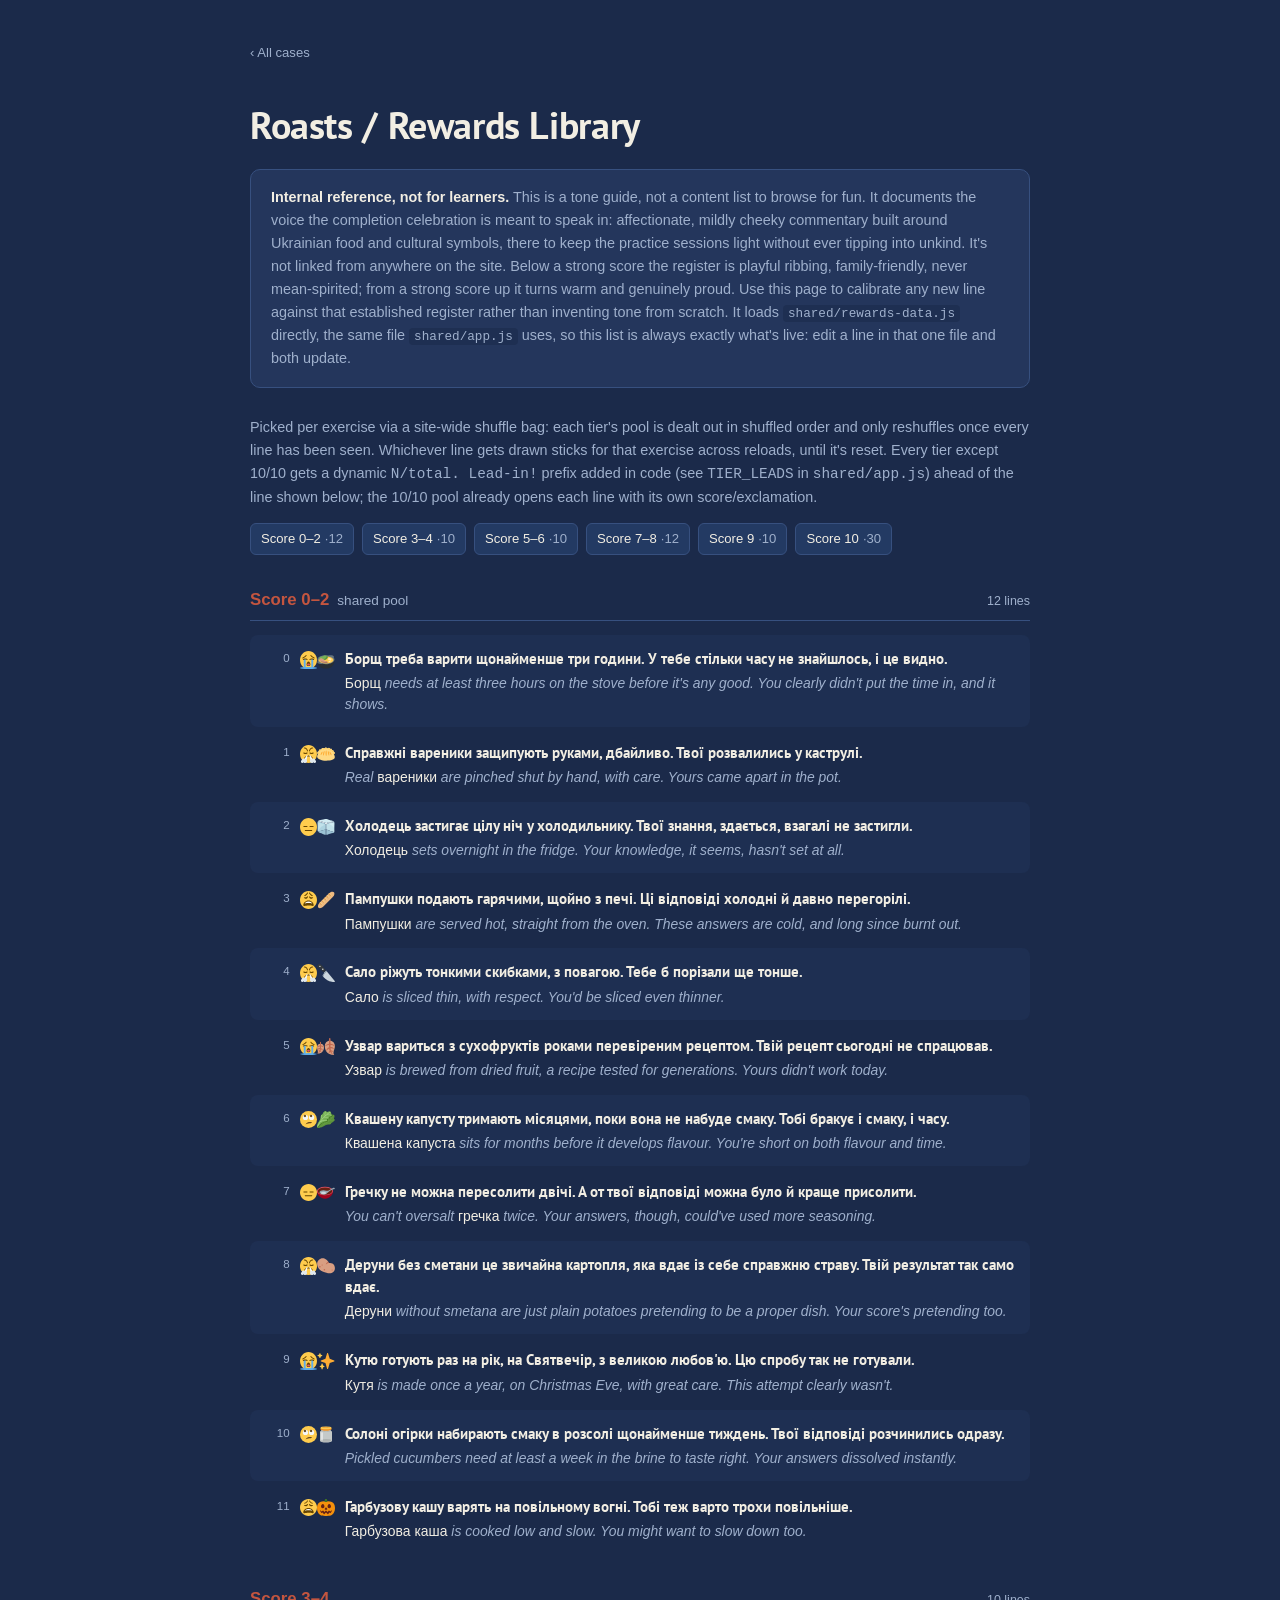
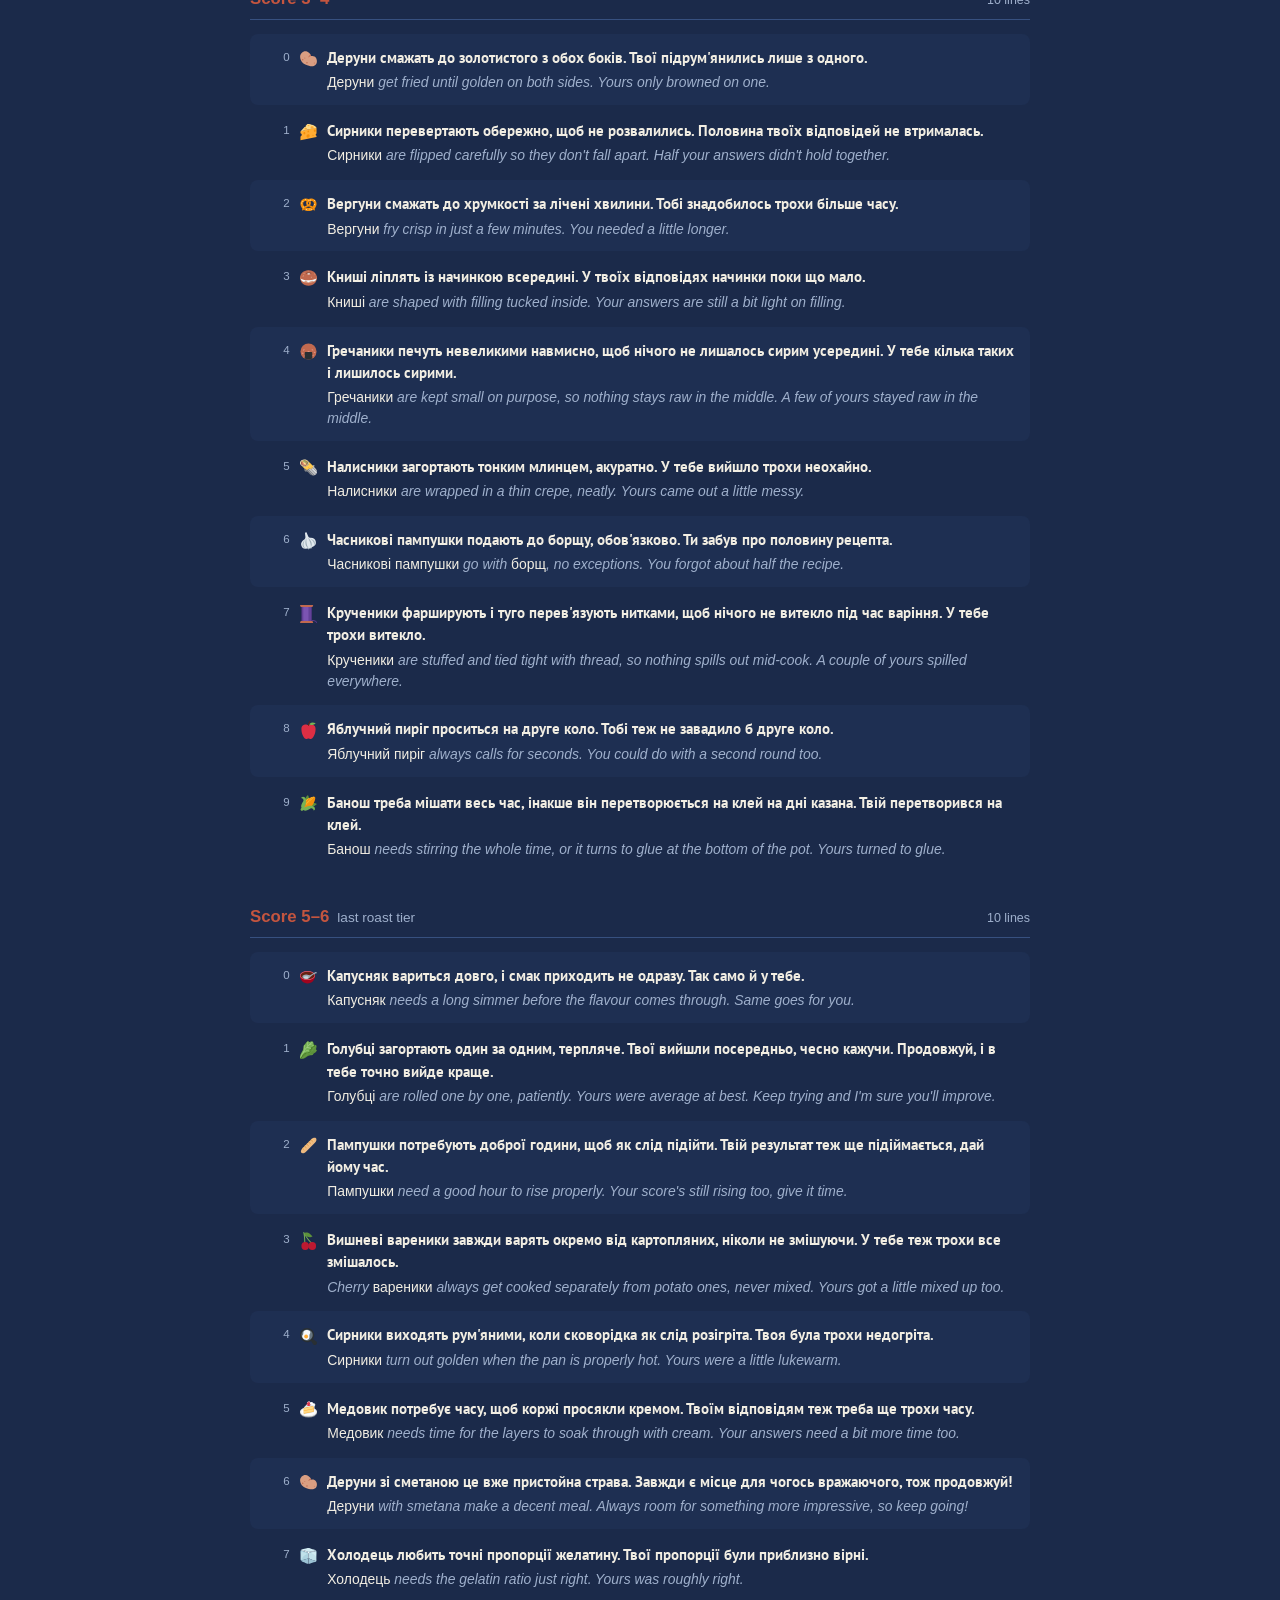
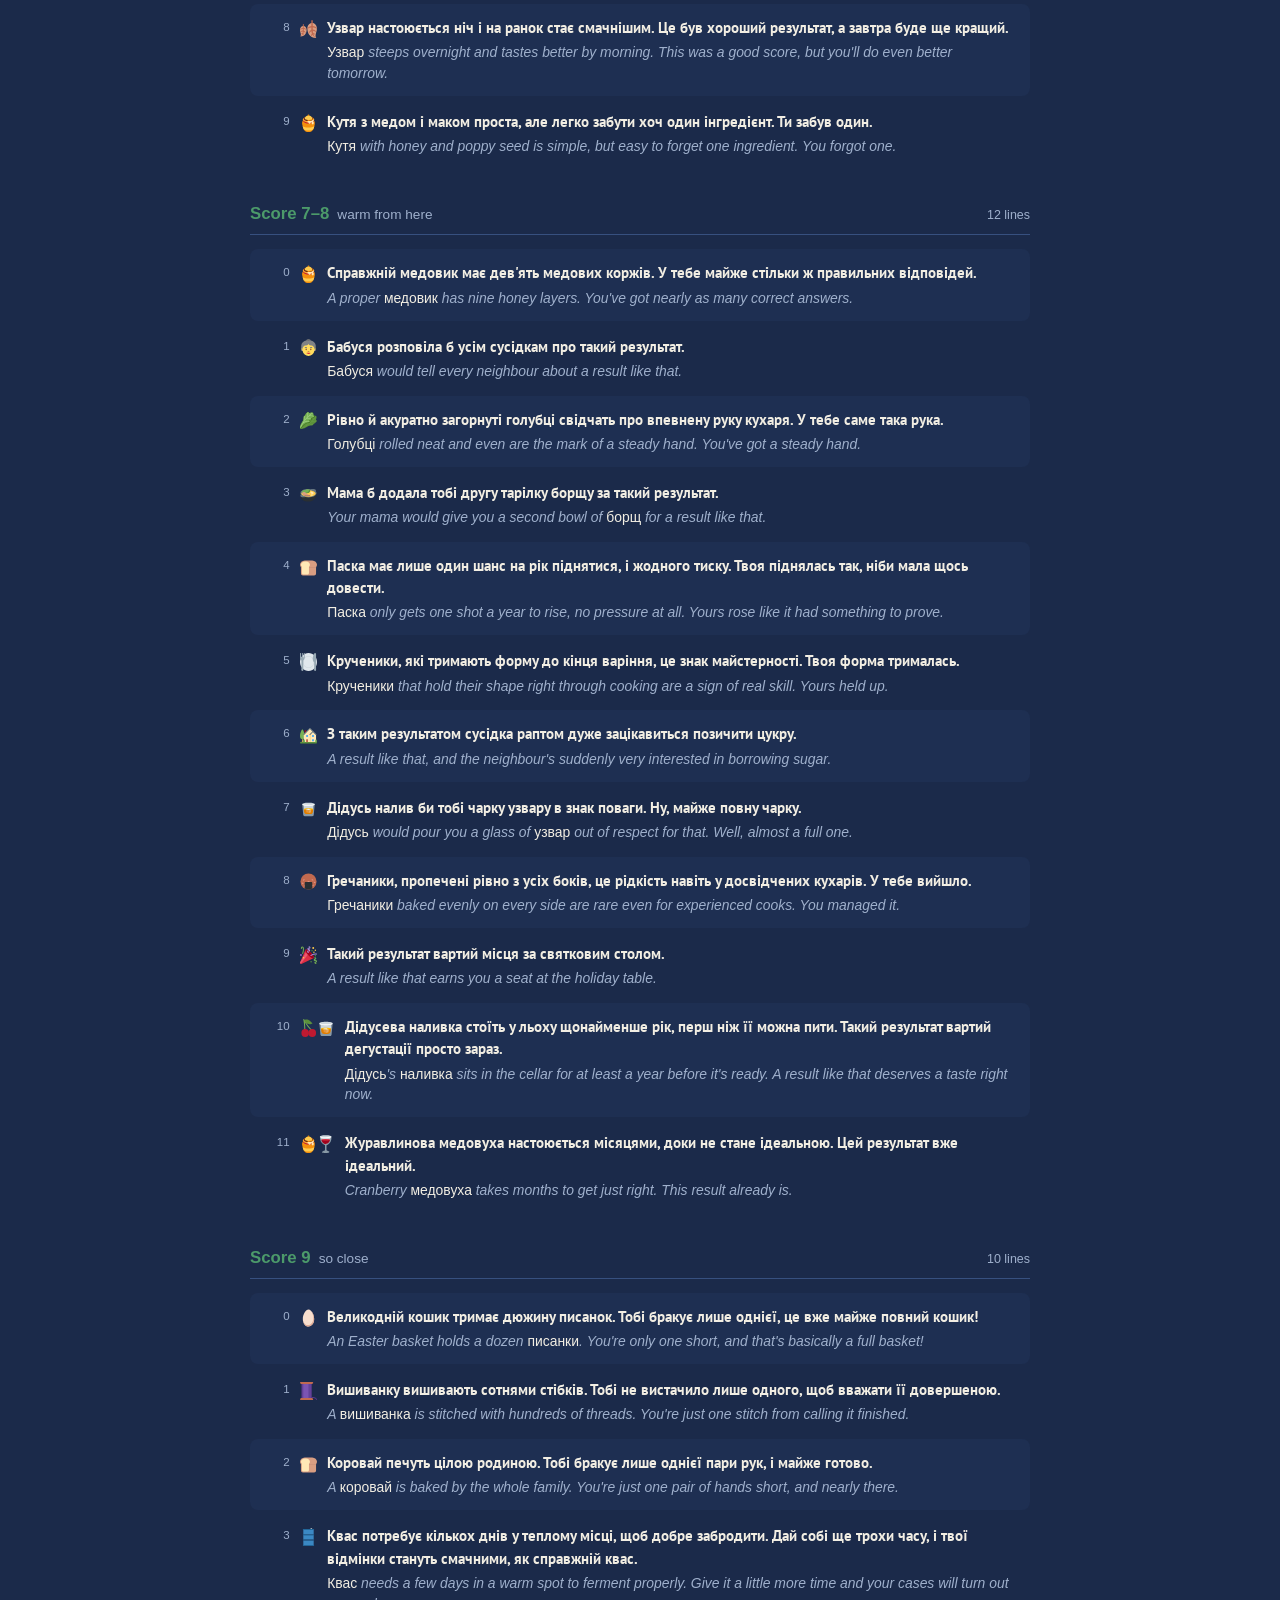
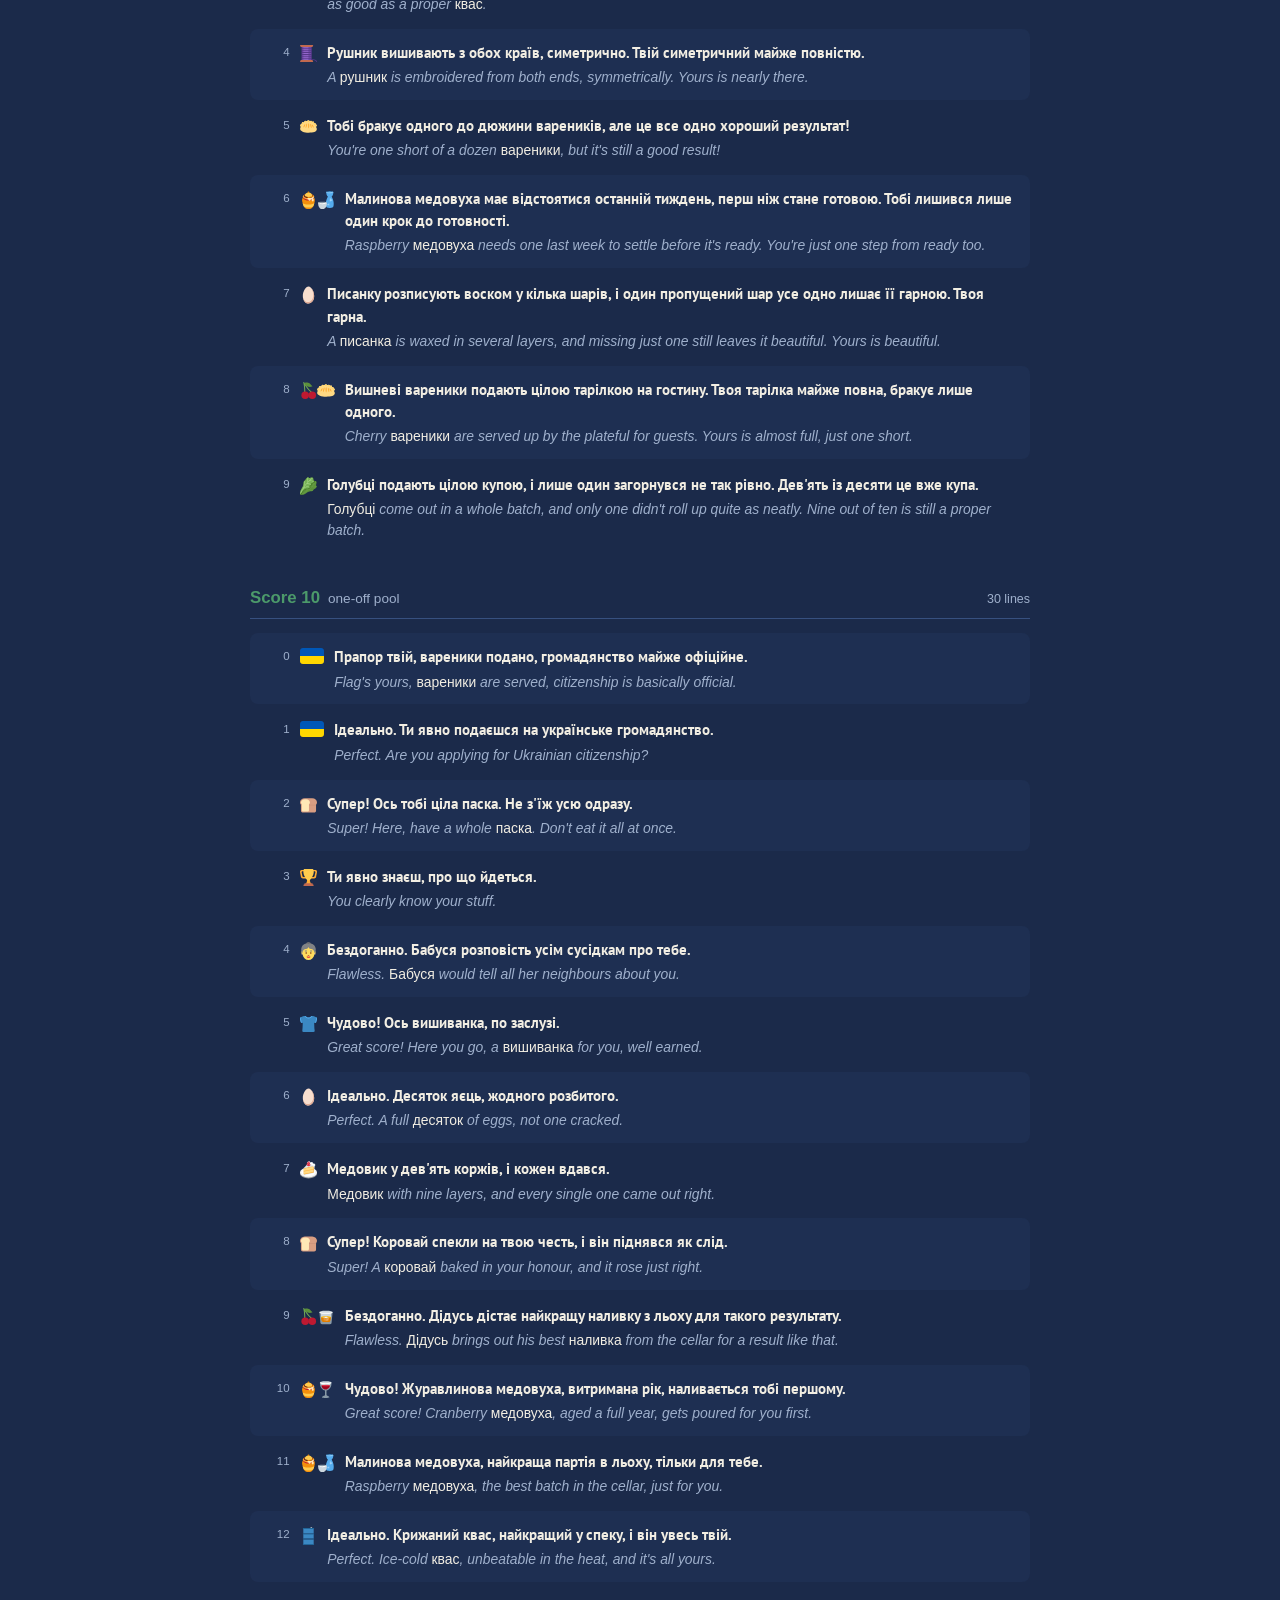
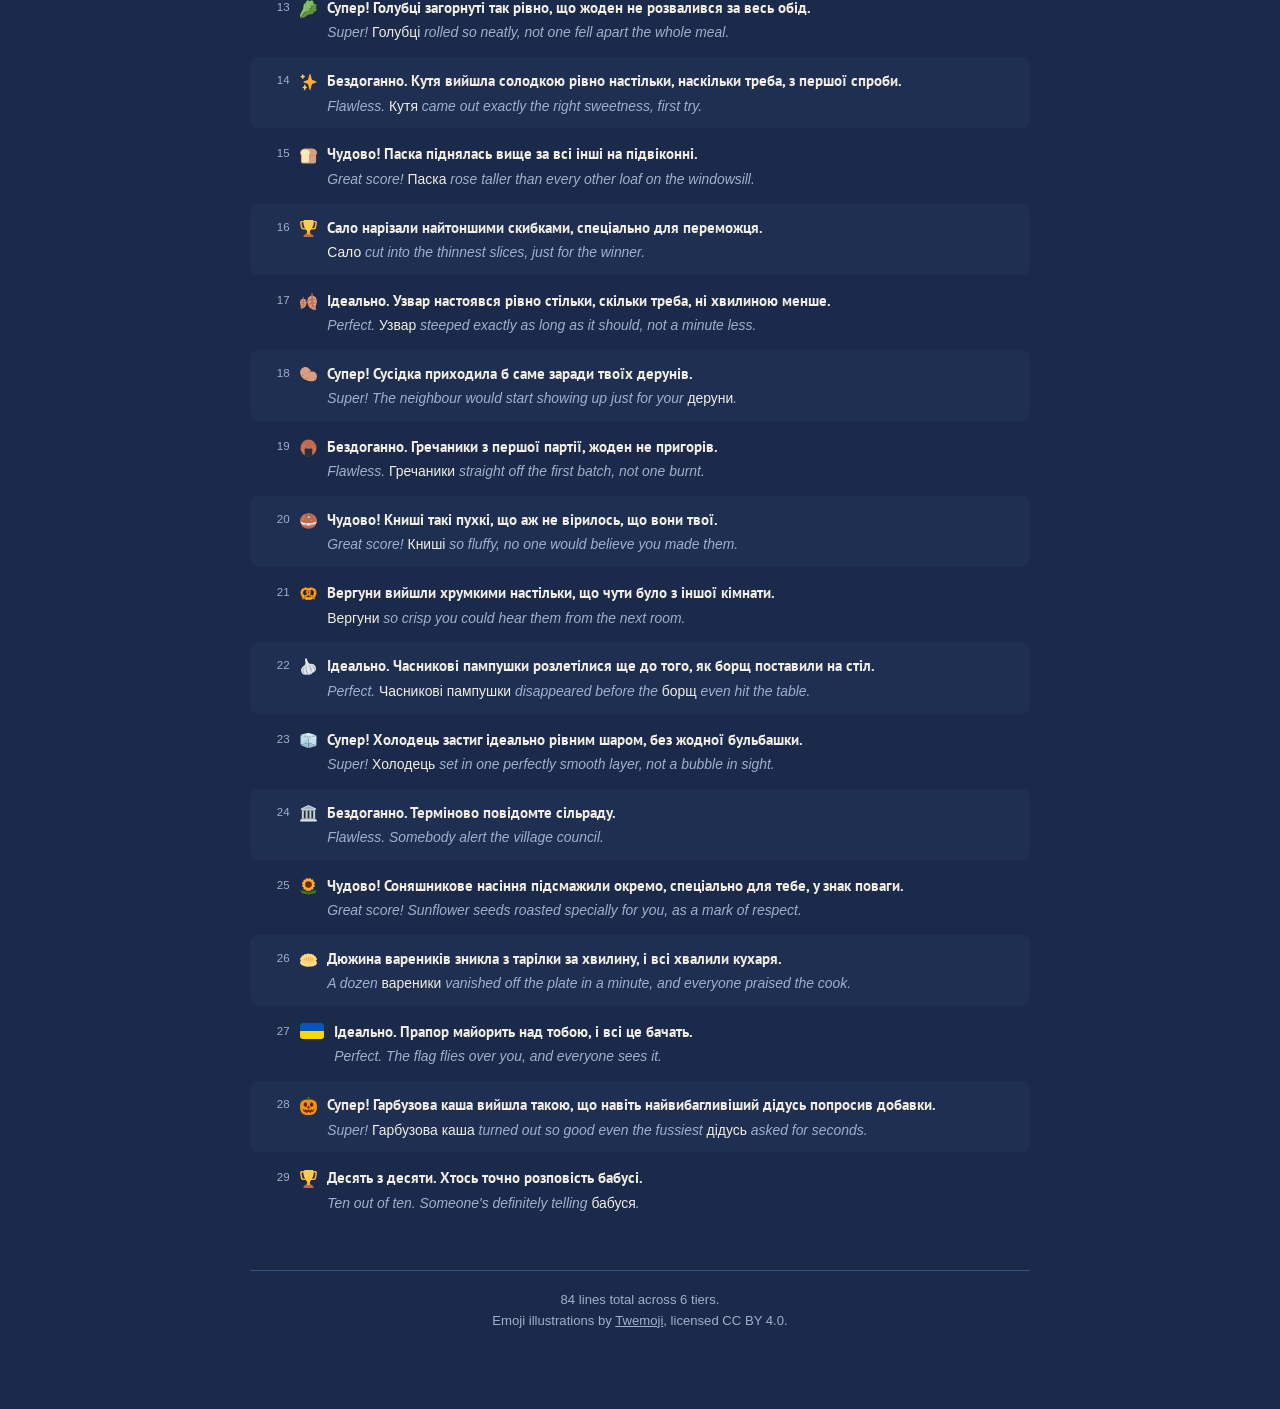
<file: rewards.html>
<!DOCTYPE html>
<html lang="en">
<head>
<meta charset="UTF-8">
<meta name="viewport" content="width=device-width, initial-scale=1.0">
<meta name="robots" content="noindex, nofollow">
<title>Roasts / Rewards Library: Ukrainian Cases (internal)</title>
<link rel="preconnect" href="https://fonts.googleapis.com">
<link rel="preconnect" href="https://fonts.gstatic.com" crossorigin>
<link href="https://fonts.googleapis.com/css2?family=PT+Sans:ital,wght@0,400;0,700;1,400&display=swap" rel="stylesheet">
<link rel="stylesheet" href="shared/style.css">
<style>
  body{max-width:820px;margin:0 auto;padding:24px 20px 80px}
  .devnote{background:#24365C;border:1px solid #37507F;border-radius:10px;padding:16px 20px;margin-bottom:28px;color:#9FB0CC;font-size:0.9rem;line-height:1.6}
  .devnote strong{color:#F2EEE3}
  .devnote code{background:#1E2F52;padding:1px 5px;border-radius:4px;font-size:0.88em}
  nav.jump{display:flex;flex-wrap:wrap;gap:8px;margin:0 0 28px}
  nav.jump a{color:#F2EEE3;text-decoration:none;font-size:0.82rem;padding:5px 10px;border-radius:6px;background:#233A63;border:1px solid #37507F}
  nav.jump a:hover,nav.jump a:focus-visible{border-color:#D4A24C;color:#D4A24C}
  nav.jump a .n{color:#9FB0CC;margin-left:4px}
  section.tier{margin-top:32px;scroll-margin-top:16px}
  .tier-head{display:flex;align-items:baseline;justify-content:space-between;gap:12px;padding-bottom:8px;border-bottom:1px solid #37507F;margin-bottom:14px}
  .tier-head h2{font-size:1.05rem;margin:0;font-weight:700}
  .tier-range{color:#9FB0CC;font-weight:400;font-size:0.85rem;margin-left:8px}
  .tier-count{font-size:0.78rem;color:#9FB0CC;white-space:nowrap}
  .tier.is-roast .tier-head h2{color:#C4553F}
  .tier:not(.is-roast) .tier-head h2{color:#4C9A6A}
  ol.entries{list-style:none;margin:0;padding:0;display:flex;flex-direction:column;gap:2px}
  .entry{display:grid;grid-template-columns:1.6em auto 1fr;gap:10px;padding:12px 14px;border-radius:8px;align-items:start}
  .entry:nth-child(odd){background:#1E2F52}
  .entry .num{color:#9FB0CC;font-size:0.72rem;padding-top:3px;text-align:right}
  .entry .emoji{font-size:1.1rem;line-height:1.5}
  .entry .uk{font-weight:700;font-size:0.96rem;line-height:1.45}
  .entry .en{display:block;margin-top:4px;color:#9FB0CC;font-style:italic;font-size:0.87rem;line-height:1.5}
  .entry .en .uk-word{font-style:normal;color:#F2EEE3}
  footer.note{margin-top:44px;padding-top:18px;border-top:1px solid #37507F;color:#9FB0CC;font-size:0.82rem;line-height:1.6}
</style>
</head>
<body>
  <p><a class="home-link" href="index.html">‹ All cases</a></p>
  <h1>Roasts / Rewards Library</h1>
  <p class="devnote"><strong>Internal reference, not for learners.</strong> This is a tone guide, not a content list to browse for fun. It documents the voice the completion celebration is meant to speak in: affectionate, mildly cheeky commentary built around Ukrainian food and cultural symbols, there to keep the practice sessions light without ever tipping into unkind. It's not linked from anywhere on the site. Below a strong score the register is playful ribbing, family-friendly, never mean-spirited; from a strong score up it turns warm and genuinely proud. Use this page to calibrate any new line against that established register rather than inventing tone from scratch. It loads <code>shared/rewards-data.js</code> directly, the same file <code>shared/app.js</code> uses, so this list is always exactly what's live: edit a line in that one file and both update.</p>

  <p style="color:#9FB0CC;font-size:0.9rem;line-height:1.6">Picked per exercise via a site-wide shuffle bag: each tier's pool is dealt out in shuffled order and only reshuffles once every line has been seen. Whichever line gets drawn sticks for that exercise across reloads, until it's reset. Every tier except 10/10 gets a dynamic <code>N/total. Lead-in!</code> prefix added in code (see <code>TIER_LEADS</code> in <code>shared/app.js</code>) ahead of the line shown below; the 10/10 pool already opens each line with its own score/exclamation.</p>

  <nav class="jump" id="jumpNav"></nav>

  <div id="tiers"></div>

  <footer class="note" id="footerNote"></footer>

<script src="shared/rewards-data.js"></script>
<script>
const TIER_META = {
  t0: {label:"Score 0–2", range:"shared pool", roast:true},
  t1: {label:"Score 3–4", range:"", roast:true},
  t2: {label:"Score 5–6", range:"last roast tier", roast:true},
  t3: {label:"Score 7–8", range:"warm from here", roast:false},
  t4: {label:"Score 9", range:"so close", roast:false},
  t5: {label:"Score 10", range:"one-off pool", roast:false}
};

function wrapUkWords(en){
  return en.replace(/[Ѐ-ӿ]+/g, m => `<span class="uk-word">${m}</span>`);
}

// Mirrors EMOJI_IMG_MAP / emojify() in shared/app.js -- kept in sync manually, since this page
// intentionally avoids loading the full app.js (which expects exercise DOM this page doesn't have).
const EMOJI_IMG_MAP = {
  "1f62d":"crying-face", "1f624":"steam-nose", "1f611":"expressionless", "1f629":"weary",
  "1f644":"rolling-eyes", "1f372":"pot-of-food", "1f95f":"dumpling", "1f9ca":"ice",
  "1f956":"baguette-bread", "1f52a":"kitchen-knife", "1f342":"fallen-leaf", "1f96c":"leafy-green",
  "1f963":"bowl-spoon", "1f954":"potato", "2728":"sparkles", "1fad9":"jar",
  "1f383":"jack-o-lantern", "1f9c0":"cheese", "1f968":"pretzel", "1f96f":"bagel",
  "1f358":"rice-cracker", "1f32f":"burrito", "1f9c4":"garlic", "1f9f5":"thread",
  "1f34e":"red-apple", "1f33d":"corn", "1f352":"cherries", "1f373":"cooking",
  "1f370":"shortcake", "1f36f":"honey-pot", "1f475":"old-woman", "1f35e":"bread",
  "1f37d":"fork-knife-plate", "1f3e1":"house-garden", "1f3db":"classical-building", "1f943":"tumbler-glass",
  "1f389":"party-popper", "1f377":"wine-glass", "1f95a":"egg", "1f6e2":"oil-drum",
  "1f376":"sake", "1f3c6":"trophy", "1f455":"tshirt", "1f33b":"sunflower"
};
const UA_FLAG = "🇺🇦";
function emojify(str){
  if(str === UA_FLAG) return `<img class="flag-img flag-wave" src="assets/flag-ukraine.svg" alt="Прапор України">`;
  return [...str].map(ch=>{
    const cp = ch.codePointAt(0).toString(16);
    const name = EMOJI_IMG_MAP[cp];
    return name ? `<img class="emoji-img" src="assets/emoji/${name}.svg" alt="">` : ch;
  }).join("");
}

const jumpNav = document.getElementById('jumpNav');
const tiersEl = document.getElementById('tiers');
let total = 0;

Object.keys(TIER_META).forEach(tierKey=>{
  const meta = TIER_META[tierKey];
  const pool = REWARD_TIERS[tierKey] || [];
  total += pool.length;

  const a = document.createElement('a');
  a.href = '#'+tierKey;
  a.innerHTML = `${meta.label}<span class="n">&middot;${pool.length}</span>`;
  jumpNav.appendChild(a);

  const section = document.createElement('section');
  section.className = 'tier'+(meta.roast?' is-roast':'');
  section.id = tierKey;
  section.innerHTML = `<div class="tier-head"><h2>${meta.label}${meta.range?`<span class="tier-range">${meta.range}</span>`:''}</h2><span class="tier-count">${pool.length} lines</span></div>`;
  const ol = document.createElement('ol');
  ol.className = 'entries';
  pool.forEach((r,i)=>{
    const li = document.createElement('li');
    li.className = 'entry';
    li.innerHTML = `<span class="num">${i}</span><span class="emoji">${emojify(r.emoji)}</span><span class="body"><span class="uk">${r.uk}</span><span class="en">${wrapUkWords(r.en)}</span></span>`;
    ol.appendChild(li);
  });
  section.appendChild(ol);
  tiersEl.appendChild(section);
});

document.getElementById('footerNote').innerHTML = `${total} lines total across ${Object.keys(TIER_META).length} tiers.<br>Emoji illustrations by <a href="https://github.com/jdecked/twemoji" style="color:#9FB0CC">Twemoji</a>, licensed CC BY 4.0.`;
</script>
</body>
</html>
</file>
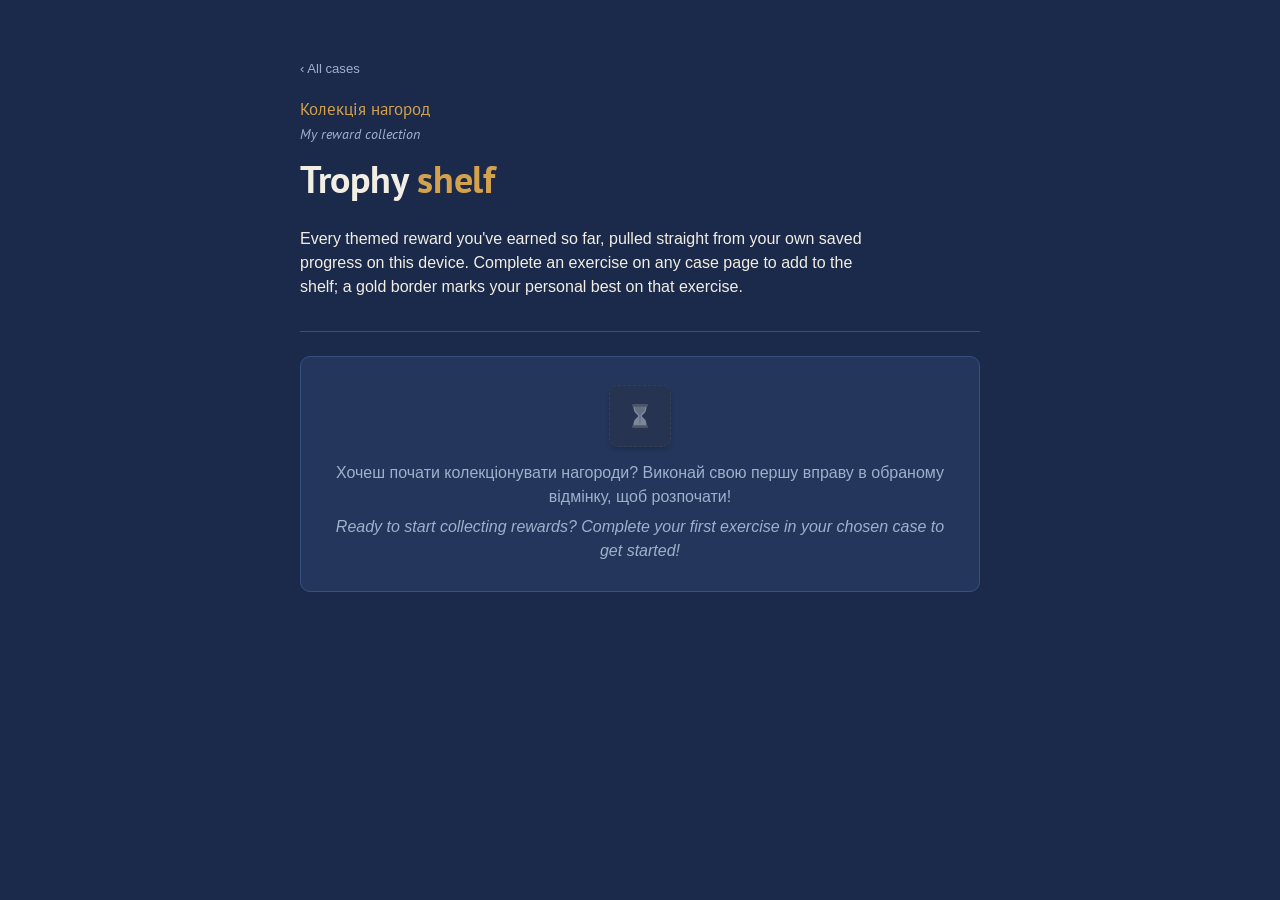
<file: trophy.html>
<!DOCTYPE html>
<html lang="en">
<head>
<meta charset="UTF-8">
<meta name="viewport" content="width=device-width, initial-scale=1.0">
<meta name="color-scheme" content="dark">
<title>Колекція нагород: Ukrainian Cases Reward Collection</title>
<link rel="preconnect" href="https://fonts.googleapis.com">
<link rel="preconnect" href="https://fonts.gstatic.com" crossorigin>
<link href="https://fonts.googleapis.com/css2?family=PT+Sans:ital,wght@0,400;0,700;1,400;1,700&display=swap" rel="stylesheet">
<link rel="stylesheet" href="shared/style.css">
<style>
  .trophy-page{max-width:720px;margin:0 auto;padding:0 20px 80px}
  .empty-state{background:#24365C;border:1px solid #37507F;border-radius:10px;padding:28px 24px;text-align:center;color:#9FB0CC;margin-top:24px}
  .page-group{margin-top:36px}
  .page-group-head{display:flex;align-items:baseline;justify-content:space-between;gap:12px;padding-bottom:8px;border-bottom:1px solid #37507F;margin-bottom:14px}
  .page-group-head h2{font-size:1.15rem;margin:0;color:#D4A24C}
  .page-group-count{font-size:0.82rem;color:#9FB0CC;white-space:nowrap}
  .trophy-grid{list-style:none;margin:0;padding:0;display:flex;flex-direction:column;gap:10px}
  .trophy-card{display:grid;grid-template-columns:auto 1fr;gap:12px;padding:14px 16px;background:#1E2F52;border:1px solid #37507F;border-radius:8px;align-items:start}
  .trophy-card .emoji{font-size:1.3rem;line-height:1.4}
  .trophy-card .cat{display:flex;align-items:center;flex-wrap:wrap;gap:8px;color:#9FB0CC;font-size:0.75rem;text-transform:uppercase;letter-spacing:0.04em;margin:0 0 4px}
  .trophy-card .score-badge{text-transform:none;letter-spacing:normal;background:#233A63;border:1px solid #37507F;color:#F2EEE3;font-weight:700;font-size:0.72rem;padding:2px 8px;border-radius:999px;font-variant-numeric:tabular-nums}
  .trophy-card .uk{font-weight:700;font-size:0.95rem;line-height:1.4;margin:0}
  .trophy-card .en{display:block;margin-top:4px;color:#9FB0CC;font-style:italic;font-size:0.85rem;line-height:1.45}
  .trophy-card .en .uk-word{font-style:normal;color:#F2EEE3}
  .trophy-card.is-record{border-color:rgba(212,162,76,0.6);background:rgba(212,162,76,0.08)}
  .record-tag{display:inline-flex;align-items:center;gap:4px;color:#D4A24C;font-weight:700;font-size:0.72rem;margin-left:8px}
  .summary-line{color:#9FB0CC;font-size:0.92rem;margin:18px 0 0}
</style>
</head>
<body>
<div class="page-bg">
<div class="wrap trophy-page">
  <div class="hero" style="padding-bottom:20px">
    <a class="home-link" href="index.html">‹ All cases</a>
    <p class="eyebrow-uk">Колекція нагород</p>
    <p class="eyebrow-en">My reward collection</p>
    <h1>Trophy <span class="q-word">shelf</span></h1>
    <div class="summary-box">
      <p>Every themed reward you've earned so far, pulled straight from your own saved progress on this device.
      Complete an exercise on any case page to add to the shelf; a gold border marks your personal best on that
      exercise.</p>
    </div>
  </div>

  <div id="content"></div>
</div>
</div>

<script src="shared/rewards-data.js"></script>
<script>
// Mirrors EMOJI_IMG_MAP / emojify() in shared/app.js -- kept in sync manually, since this page
// reads other pages' localStorage directly rather than loading their full app.
const EMOJI_IMG_MAP = {
  "1f62d":"crying-face", "1f624":"steam-nose", "1f611":"expressionless", "1f629":"weary",
  "1f644":"rolling-eyes", "1f372":"pot-of-food", "1f95f":"dumpling", "1f9ca":"ice",
  "1f956":"baguette-bread", "1f52a":"kitchen-knife", "1f342":"fallen-leaf", "1f96c":"leafy-green",
  "1f963":"bowl-spoon", "1f954":"potato", "2728":"sparkles", "1fad9":"jar",
  "1f383":"jack-o-lantern", "1f9c0":"cheese", "1f968":"pretzel", "1f96f":"bagel",
  "1f358":"rice-cracker", "1f32f":"burrito", "1f9c4":"garlic", "1f9f5":"thread",
  "1f34e":"red-apple", "1f33d":"corn", "1f352":"cherries", "1f373":"cooking",
  "1f370":"shortcake", "1f36f":"honey-pot", "1f475":"old-woman", "1f35e":"bread",
  "1f37d":"fork-knife-plate", "1f3e1":"house-garden", "1f3db":"classical-building",
  "1f943":"tumbler-glass", "1f389":"party-popper", "1f377":"wine-glass", "1f95a":"egg",
  "1f6e2":"oil-drum", "1f376":"sake", "1f3c6":"trophy", "1f455":"tshirt", "1f33b":"sunflower",
  "1f3c5":"medal", "23f3":"hourglass", "26a0":"warning"
};
const UA_FLAG = "🇺🇦";
function emojify(str){
  if(str === UA_FLAG) return `<img class="flag-img" src="assets/flag-ukraine.svg" alt="Прапор України">`;
  return [...str].map(ch=>{
    const cp = ch.codePointAt(0).toString(16);
    const name = EMOJI_IMG_MAP[cp];
    return name ? `<img class="emoji-img" src="assets/emoji/${name}.svg" alt="">` : ch;
  }).join("");
}
function wrapUkWords(en){
  return en.replace(/[Ѐ-ӿ]+/g, m => `<span class="uk-word">${m}</span>`);
}

// One entry per case page: its localStorage key and how to label/link it here.
const PAGES = [
  {key:"uk_case_nominative_progress_v1", label:"Називний відмінок", labelEn:"Nominative", href:"nominative_case.html"},
  {key:"uk_case_genitive_progress_v2", label:"Родовий відмінок", labelEn:"Genitive", href:"genitive_case.html"},
  {key:"uk_case_accusative_progress_v2", label:"Знахідний відмінок", labelEn:"Accusative", href:"accusative_case.html"},
  {key:"uk_case_mixed_progress_v1", label:"Родовий чи Знахідний", labelEn:"Genitive vs Accusative", href:"genitive_vs_accusative.html"}
];

// Exercise-category label by id-prefix, matching the four-part taxonomy every single-case page
// uses (see CONVENTIONS.md) plus the combo page's flat "m" sections.
const CATEGORY = {
  u: {uk:"Розпізнавання вживання", en:"Usage recognition"},
  v: {uk:"Словник і закінчення", en:"Vocabulary & endings"},
  f: {uk:"Застосуй відмінок", en:"Apply the case"},
  r: {uk:"Повторення", en:"Revision"},
  m: {uk:"Змішана вправа", en:"Combo drill"}
};
const TIER_RANGES = {t0:"0-2", t1:"3-4", t2:"5-6", t3:"7-8", t4:"9", t5:"10"};

const contentEl = document.getElementById('content');
let totalTrophies = 0;

PAGES.forEach(page=>{
  let store = {};
  try{ store = JSON.parse(localStorage.getItem(page.key) || "{}"); }catch(e){ store = {}; }

  const trophies = Object.keys(store)
    .filter(k => k.endsWith("_rw"))
    .map(k=>{
      const groupKey = k.slice(0, -3); // strip "_rw"
      const assigned = store[k];
      const pool = REWARD_TIERS[assigned.tier];
      if(!pool || !pool[assigned.idx]) return null;
      const prefix = groupKey.split("_")[0];
      const isRecord = !!store[groupKey+"_rec"];
      // Entries saved before scores were persisted alongside the reward fall back to the tier's
      // score range (e.g. "5-6/10") rather than showing nothing.
      const scoreLabel = (assigned.correct!==undefined && assigned.total!==undefined)
        ? `${assigned.correct} / ${assigned.total} правильно / correct`
        : (TIER_RANGES[assigned.tier] || "?") + " / 10";
      return {groupKey, reward: pool[assigned.idx], category: CATEGORY[prefix] || {uk:groupKey, en:groupKey}, isRecord, scoreLabel};
    })
    .filter(Boolean)
    .sort((a,b)=> a.groupKey.localeCompare(b.groupKey, undefined, {numeric:true}));

  if(!trophies.length) return;
  totalTrophies += trophies.length;

  const section = document.createElement('div');
  section.className = 'page-group';
  section.innerHTML = `<div class="page-group-head"><h2><a href="${page.href}" style="color:inherit;text-decoration:none">${page.label} · ${page.labelEn}</a></h2><span class="page-group-count">${trophies.length} earned</span></div>`;
  const ol = document.createElement('ul');
  ol.className = 'trophy-grid';
  trophies.forEach(t=>{
    const li = document.createElement('li');
    li.className = 'trophy-card'+(t.isRecord ? ' is-record' : '');
    li.innerHTML = `<span class="emoji">${emojify(t.reward.emoji)}</span><span class="body"><p class="cat"><span class="score-badge">${t.scoreLabel}</span>${t.category.uk} · ${t.category.en}${t.isRecord ? `<span class="record-tag">${emojify("🏅")}Рекорд · Record</span>` : ''}</p><p class="uk">${t.reward.uk}</p><span class="en">${wrapUkWords(t.reward.en)}</span></span>`;
    ol.appendChild(li);
  });
  section.appendChild(ol);
  contentEl.appendChild(section);
});

if(!totalTrophies){
  const placeholders = `<span class="trophy-box-icon trophy-box-icon-placeholder">${emojify("⏳")}</span>`;
  contentEl.innerHTML = `<div class="empty-state"><div class="trophy-box-icons" style="justify-content:center;margin-bottom:14px">${placeholders}</div><p style="margin:0">Хочеш почати колекціонувати нагороди? Виконай свою першу вправу в обраному відмінку, щоб розпочати!<span class="en" style="display:block;margin-top:6px;font-style:italic">Ready to start collecting rewards? Complete your first exercise in your chosen case to get started!</span></p></div>`;
} else {
  const summary = document.createElement('p');
  summary.className = 'summary-line';
  summary.textContent = `${totalTrophies} ${totalTrophies===1?"trophy":"trophies"} earned on this device.`;
  contentEl.prepend(summary);
}
</script>
</body>
</html>
</file>
<file: shared/style.css>
/* Shared house style for the Ukrainian Cases practice pages. See CONVENTIONS.md. */
*{box-sizing:border-box}
html{background:#1B2A4A}
body{margin:0;background:#1B2A4A;color:#F2EEE3;font-family:-apple-system,BlinkMacSystemFont,'Segoe UI',Roboto,sans-serif;line-height:1.5}
.page-bg{background:#1B2A4A;min-height:100vh;min-height:100dvh;color:#F2EEE3}
.wrap{max-width:720px;margin:0 auto;padding:0 20px 80px}
.hero{padding:56px 0 28px;border-bottom:1px solid #37507F}
.home-link{display:inline-block;color:#9FB0CC;font-size:0.82rem;text-decoration:none;margin:0 0 18px}
.trophy-pill{display:inline-flex;align-items:center;gap:10px;max-width:280px;background:#233A63;border:1px solid #37507F;border-radius:999px;padding:10px 18px;color:#F2EEE3;text-decoration:none;font-size:0.85rem;line-height:1.35}
.trophy-pill:hover{border-color:#D4A24C}
.trophy-pill:hover .pill-uk{color:#D4A24C}
.pill-icon{flex-shrink:0;font-size:1.3em}
.pill-text{display:flex;flex-direction:column;min-width:0}
.pill-uk{font-weight:700}
.pill-en{font-style:italic;color:#9FB0CC;font-size:0.85em;margin-top:2px}
.reset-all-link{margin:0;background:none;border:none;padding:0;cursor:pointer;font:inherit;font-size:0.78rem;white-space:nowrap;color:#9FB0CC}
.reset-all-link .reset-uk{text-decoration:underline;text-underline-offset:2px;color:#F2EEE3}
.reset-all-link .reset-en{text-decoration:underline;text-underline-offset:2px;font-style:italic;color:#9FB0CC}
.reset-all-link:hover .reset-uk,.reset-all-link:hover .reset-en{color:#D4A24C}
.home-link:hover{color:#D4A24C}
.brand-row{display:flex;align-items:center;gap:14px;margin:0 0 16px}
.ua-logo{flex-shrink:0;display:block}
.eyebrow-uk{display:block;color:#D4A24C;font-family:'PT Sans',-apple-system,BlinkMacSystemFont,'Segoe UI',Roboto,sans-serif;font-size:1.05rem;margin:0}
.eyebrow-en{display:block;color:#9FB0CC;font-family:'PT Sans',-apple-system,BlinkMacSystemFont,'Segoe UI',Roboto,sans-serif;font-style:italic;font-size:0.88rem;margin:2px 0 6px}
h1{font-family:'PT Sans',-apple-system,BlinkMacSystemFont,'Segoe UI',Roboto,sans-serif;font-weight:700;font-size:2.4rem;margin:0 0 10px;letter-spacing:-0.01em}
.q-word{color:#D4A24C}
.summary-box{margin-top:18px;color:#F2EEE3}
.trophy-box{margin:0 0 24px;background:#24365C;border:1px solid #37507F;border-radius:10px;padding:16px 20px}
.trophy-box-title{margin:0 0 12px;font-family:'PT Sans',-apple-system,BlinkMacSystemFont,'Segoe UI',Roboto,sans-serif;font-weight:700;font-size:0.95rem;color:#F2EEE3}
.trophy-box-title .en{display:block;font-weight:400;font-style:italic;color:#9FB0CC;font-size:0.8rem;margin-top:2px}
.trophy-box-body{display:flex;flex-direction:column;gap:10px}
.trophy-box-icons{display:flex;flex-wrap:wrap;align-items:flex-end;gap:10px}
.trophy-box-icon{box-sizing:border-box;flex-shrink:0;display:inline-flex;align-items:center;justify-content:center;width:2.6em;height:2.6em;line-height:1;font-size:1.5rem;background:#1E2F52;border:1px solid #37507F;border-radius:9px;font-family:inherit;padding:0;cursor:pointer;box-shadow:0 3px 4px rgba(0,0,0,0.35)}
button.trophy-box-icon:hover{border-color:#D4A24C}
button.trophy-box-icon.is-active{border-color:#D4A24C;background:rgba(212,162,76,0.15)}
.trophy-box-icon-placeholder{background:rgba(30,47,82,0.5);border-style:dashed;opacity:0.45;filter:grayscale(1);cursor:default}
.trophy-box-detail{background:#1E2F52;border:1px solid #37507F;border-radius:8px;padding:10px 14px;color:#BFE8CE;font-size:0.9rem;font-weight:700}
.trophy-box-detail .en{display:block;margin-top:4px;color:#9FB0CC;font-style:italic;font-weight:400}
.trophy-box-detail .en .uk-word{font-style:normal;color:#F2EEE3}
.trophy-box-empty-row{display:flex;align-items:center;gap:12px}
.trophy-box-empty{color:#9FB0CC;font-size:0.9rem;margin:0}
.trophy-box-empty .en{display:block;font-style:italic;margin-top:2px}
.trophy-box-link{display:block;color:#D4A24C;font-size:0.82rem;text-decoration:none;border-top:1px solid #37507F;padding-top:10px;margin-top:2px}
.trophy-box-link:hover{text-decoration:underline}
.summary-box p{margin:0 0 12px;max-width:64ch}
.summary-box ul{margin:0 0 12px;padding-left:22px}
.summary-box li{margin-bottom:8px;max-width:60ch}
.summary-box b{color:#D4A24C}
.summary-box i{color:#9FB0CC;font-style:normal}

.grammar-demo{margin:16px 0}
.gd-cols{display:flex;gap:20px;align-items:flex-end;flex-wrap:wrap}
.gd-col{display:flex;flex-direction:column;align-items:center;gap:6px}
.gd-word{font-weight:700;font-size:1.3rem;color:#F2EEE3}
.gd-word.gd-subject,.gd-caption .gd-subject{color:#3FA88A}
.gd-word.gd-object,.gd-caption .gd-object{color:#D4A24C}
.gd-tag{font-size:0.7rem;text-transform:uppercase;letter-spacing:.04em;color:#9FB0CC;border:1px solid #37507F;border-radius:5px;padding:2px 8px}
.gd-tag.gd-tag-subject{color:#3FA88A;border-color:#3FA88A}
.gd-tag.gd-tag-object{color:#D4A24C;border-color:#D4A24C}
.gd-arrow{align-self:center;color:#D4A24C;font-size:1.3rem;margin:0 -6px 22px}
.gd-en{color:#9FB0CC;font-style:italic;font-size:0.88rem;margin:12px 0 0}
.gd-caption{color:#F2EEE3;font-size:0.9rem;margin:8px 0 0;max-width:64ch}
.gd-caption b{color:#F2EEE3}
.gd-caption i{color:#9FB0CC;font-style:normal}

.progress-bar{position:sticky;top:0;z-index:10;background:rgba(27,42,74,0.96);backdrop-filter:blur(6px);
  border-bottom:1px solid #37507F;padding:10px 20px}
.progress-inner{max-width:720px;width:100%;margin:0 auto;display:flex;justify-content:space-between;align-items:center;font-size:0.85rem;color:#9FB0CC;gap:10px}
.progress-inner strong{color:#F2EEE3}
.track{flex:1;height:6px;background:#233A63;border-radius:3px;margin:0 12px;overflow:hidden}
.fill{height:100%;background:#D4A24C;width:0%;transition:width .3s ease}
.reset-btn{background:none;border:1px solid #37507F;color:#9FB0CC;font-size:0.78rem;padding:5px 10px;border-radius:6px;cursor:pointer;flex-shrink:0}
.reset-btn:hover{border-color:#C4553F;color:#F2C6BA}

.stitch{height:14px;margin:36px 0;background-image:
  linear-gradient(45deg,#37507F 25%,transparent 25%,transparent 75%,#37507F 75%),
  linear-gradient(45deg,#37507F 25%,transparent 25%,transparent 75%,#37507F 75%);
  background-size:14px 14px;background-position:0 0,7px 7px;opacity:.5}

details{margin-top:16px}
details.notes-details{background:linear-gradient(135deg,rgba(255,255,255,0.10),rgba(255,255,255,0.03));border:1px solid rgba(255,255,255,0.22);border-radius:10px;padding:4px 20px;box-shadow:inset 0 1px 0 rgba(255,255,255,0.12),0 8px 20px rgba(0,0,0,0.2)}
details.notes-details[open]{padding-bottom:18px}
details.top-details{position:relative;background:#24365C;border:1px solid #37507F;border-radius:10px;padding:0}
details.top-details[open]{padding-bottom:6px}
summary{cursor:pointer;font-family:'PT Sans',-apple-system,BlinkMacSystemFont,'Segoe UI',Roboto,sans-serif;font-weight:600;list-style:none;padding:18px 20px;display:flex;flex-wrap:wrap;align-items:center;justify-content:space-between;gap:10px}
summary::-webkit-details-marker{display:none}
summary::after{content:"+";font-family:-apple-system,BlinkMacSystemFont,'Segoe UI',Roboto,sans-serif;font-size:1.3rem;color:#D4A24C;flex-shrink:0;transition:transform .15s;order:1}
details[open]>summary::after{content:"–"}
details:not([open])>*:not(summary){display:none!important}
.notes-details summary{padding-left:0;font-size:1.3rem;color:#F2EEE3}
.notes-details summary::after{color:#F2EEE3}
.notes-icon{font-size:1.4rem;flex-shrink:0}
.title-block{display:flex;flex-direction:column;flex:1;min-width:0}
.top-details summary{font-size:1.25rem;color:#D4A24C}
.top-details .body{padding:0 20px 20px}
.top-details.group-complete,.subtest.group-complete{border-color:#4C9A6A}
.group-status{order:2;flex-basis:100%;display:flex;align-items:center;flex-wrap:wrap;gap:8px;font-family:-apple-system,BlinkMacSystemFont,'Segoe UI',Roboto,sans-serif;font-weight:400;font-size:0.82rem;color:#9FB0CC}
.group-status:empty{display:none}
.group-reset{background:none;border:none;padding:0;color:#9FB0CC;text-decoration:underline;text-underline-offset:2px;cursor:pointer;font-size:0.82rem;font-family:inherit}
.group-reset:hover{color:#D4A24C}
.celebrate-note{position:relative;order:2;flex-basis:100%;display:flex;flex-direction:column;gap:8px;margin-top:14px;padding:10px 14px;background:rgba(76,154,106,0.12);border:1px solid rgba(76,154,106,0.4);border-radius:8px}
.celebrate-note[hidden]{display:none}
.celebrate-row{display:flex;align-items:center;gap:10px}
.celebrate-tags{display:flex;align-items:center;gap:10px}
.celebrate-badges{display:flex;align-items:center;flex-wrap:wrap;gap:10px}
.celebrate-reset{margin-left:auto;flex-shrink:0;background:none;border:none;padding:0;color:#9FB0CC;text-decoration:underline;text-underline-offset:2px;cursor:pointer;font-size:0.82rem;font-family:inherit;white-space:nowrap}
.celebrate-reset:hover{color:#D4A24C}
.score-badge{display:inline-block;background:#233A63;border:1px solid #37507F;color:#F2EEE3;font-weight:700;font-size:0.8rem;padding:2px 9px;border-radius:999px;font-variant-numeric:tabular-nums}
.record-badge{display:inline-flex;align-items:center;gap:6px;color:#D4A24C;font-weight:700;font-size:0.82rem}
.record-badge .en{color:#9FB0CC;font-style:italic;font-weight:400;margin-left:4px}
.celebrate-emoji{font-size:1.3rem;flex-shrink:0;display:inline-flex;align-items:center;gap:2px}
.emoji-img{width:1em;height:1em;vertical-align:-0.15em}
.flag-img{width:1.4em;height:auto;border-radius:3px;display:inline-block}
.flag-wave{animation:flag-wave-kf 2.6s ease-in-out infinite;transform-origin:0% 50%}
@keyframes flag-wave-kf{0%,100%{transform:skewY(0deg) scaleY(1)}25%{transform:skewY(-4deg) scaleY(0.97)}50%{transform:skewY(0deg) scaleY(1)}75%{transform:skewY(4deg) scaleY(0.97)}}
@media (prefers-reduced-motion: reduce){.flag-wave{animation:none}}
.celebrate-text{color:#BFE8CE;font-size:0.92rem}
.celebrate-text .en{display:block;color:#9FB0CC;font-style:italic;margin-top:4px}
.celebrate-text .en .uk-word{font-style:normal;color:#F2EEE3}
@keyframes celebrate-pulse-top{0%,100%{background-color:#24365C}50%{background-color:rgba(76,154,106,0.45)}}
@keyframes celebrate-pulse-sub{0%,100%{background-color:#1E2F52}50%{background-color:rgba(76,154,106,0.45)}}
.top-details.celebrate-pulse{animation:celebrate-pulse-top 0.7s ease-in-out 2}
.subtest.celebrate-pulse{animation:celebrate-pulse-sub 0.7s ease-in-out 2}
.confetti-burst{position:absolute;top:0;right:0;bottom:0;left:0;overflow:visible;pointer-events:none;z-index:20}
/* Motion (translate/rotate/opacity) is driven per-piece from JS via the Web Animations API,
   not a CSS @keyframes track -- the rise and fall distances vary too much (a box near the top
   of the window vs. near the bottom) for a fixed time-percentage split to pace well; JS derives
   duration from real distance instead. This rule only sets the piece's static box. */
.confetti-piece{position:absolute;top:0;width:10px;height:18px}
.confetti-piece.confetti-round{border-radius:50%}
/* Small solid diamonds (squares rotated 45deg, not a blurred glow) pop in and out several
   times as the piece falls, for sharp glints rather than a soft glisten. Two of them (::after
   the main one, ::before a smaller offset one) pulse out of sync so each piece glints more
   often. Duration is read from --dur, set per-piece in JS to match that piece's own fall time. */
.confetti-piece::after,.confetti-piece::before{
  content:"";
  position:absolute;
  top:50%;left:50%;
  background:#fff;
  transform:rotate(45deg) scale(0);
  opacity:0;
  animation-timing-function:ease-in-out;
  animation-fill-mode:forwards;
}
.confetti-piece::after{
  width:6px;height:6px;
  margin:-3px 0 0 -3px;
  animation-name:confetti-sparkle;
  animation-duration:var(--dur,2.4s);
}
.confetti-piece::before{
  width:4px;height:4px;
  margin:-2px 0 0 -2px;
  left:70%;
  animation-name:confetti-sparkle-b;
  animation-duration:var(--dur,2.4s);
}
@keyframes confetti-sparkle{
  0%,10%{transform:rotate(45deg) scale(0);opacity:0}
  14%{transform:rotate(45deg) scale(1.5);opacity:1}
  19%{transform:rotate(45deg) scale(0);opacity:0}
  36%{transform:rotate(45deg) scale(0);opacity:0}
  40%{transform:rotate(45deg) scale(1.4);opacity:1}
  45%{transform:rotate(45deg) scale(0);opacity:0}
  62%{transform:rotate(45deg) scale(0);opacity:0}
  66%{transform:rotate(45deg) scale(1.3);opacity:0.95}
  71%{transform:rotate(45deg) scale(0);opacity:0}
  100%{opacity:0}
}
@keyframes confetti-sparkle-b{
  0%,25%{transform:rotate(45deg) scale(0);opacity:0}
  29%{transform:rotate(45deg) scale(1.3);opacity:0.9}
  34%{transform:rotate(45deg) scale(0);opacity:0}
  52%{transform:rotate(45deg) scale(0);opacity:0}
  56%{transform:rotate(45deg) scale(1.2);opacity:0.85}
  61%{transform:rotate(45deg) scale(0);opacity:0}
  80%{transform:rotate(45deg) scale(0);opacity:0}
  84%{transform:rotate(45deg) scale(1.2);opacity:0.85}
  89%{transform:rotate(45deg) scale(0);opacity:0}
  100%{opacity:0}
}
.notes-details .body,.notes-details .detail-body{padding:0 0 4px}
.section-desc{color:#9FB0CC;font-size:0.92rem;margin:0 0 18px}
.mode-toggle{display:flex;gap:8px;flex-wrap:wrap;margin:0 0 18px}
.mode-btn{background:#233A63;border:1px solid #37507F;color:#9FB0CC;padding:8px 14px;border-radius:8px;
  font-family:-apple-system,BlinkMacSystemFont,'Segoe UI',Roboto,sans-serif;font-size:0.9rem;cursor:pointer}
.mode-btn:hover{border-color:#D4A24C}
.mode-btn.active{background:rgba(212,162,76,0.18);border-color:#D4A24C;color:#F2EEE3;font-weight:600}

.bi-title-uk{display:block;font-weight:700}
.bi-title-en{display:block;font-weight:400;font-style:italic;color:#F2EEE3}
.notes-details .bi-title-en{color:rgba(242,238,227,0.75)}
.notes-details .bi-title-en, .top-details>summary .bi-title-en{font-size:0.75em;margin-top:2px}

.subtest{position:relative;background:#1E2F52;border:1px solid #37507F;border-radius:8px;margin-bottom:14px}
.subtest summary{padding:14px 16px;font-family:-apple-system,BlinkMacSystemFont,'Segoe UI',Roboto,sans-serif}
.subtest summary .bi-title-uk{font-size:1rem;color:#D4A24C}
.subtest summary .bi-title-en{font-size:1rem;color:#F2EEE3;font-style:italic;font-weight:400}
.subtest .body{padding:0 16px 16px}
.subtest .desc{color:#9FB0CC;font-size:0.88rem;margin:0 0 14px}

.q{background:#24365C;border:1px solid #37507F;border-radius:10px;padding:18px 20px;margin-bottom:14px}
.q.q-skipped{background:rgba(212,162,76,0.1);border-color:rgba(212,162,76,0.55)}
.skip-tag{display:flex;align-items:center;gap:8px;margin:0 0 14px;padding:8px 12px;background:rgba(212,162,76,0.15);border:1px solid rgba(212,162,76,0.4);border-radius:8px;color:#D4A24C;font-size:0.85rem;font-weight:600}
.skip-tag .en{color:#9FB0CC;font-style:italic;font-weight:400;margin-left:4px}
mark{background:rgba(212,162,76,0.28);color:#F2D9A8;padding:0 3px;border-radius:3px;font-style:normal}

.word-click-wrap{display:flex;flex-wrap:wrap;gap:6px;margin:10px 0 4px;align-items:center}
.word-chip{background:#233A63;border:1px solid #37507F;color:#F2EEE3;padding:7px 11px;border-radius:6px;cursor:pointer;
  font-family:'PT Sans',-apple-system,BlinkMacSystemFont,'Segoe UI',Roboto,sans-serif;font-size:1.05rem;transition:border-color .15s}
.word-chip:hover:not(:disabled){border-color:#D4A24C}
.word-chip:disabled{cursor:default}
.word-chip.correct{background:rgba(76,154,106,0.22);border-color:#4C9A6A;color:#BFE8CE}
.word-chip.incorrect{background:rgba(196,85,63,0.22);border-color:#C4553F;color:#F2C6BA}
.word-chip.struck{text-decoration:line-through;opacity:.65}
.word-chip.none-chip{font-family:-apple-system,BlinkMacSystemFont,'Segoe UI',Roboto,sans-serif;font-size:0.9rem}
.word-chip.flash{animation:chipFlash .6s ease}
@keyframes chipFlash{0%,100%{background:#233A63;border-color:#37507F}50%{background:rgba(212,162,76,.4);border-color:#D4A24C}}
.tick-ok{color:#4C9A6A;font-weight:700;margin-left:4px}
.try-again{color:#D4A24C;font-weight:600;font-size:0.88rem;margin:6px 0 0;display:none}
.try-again.show{display:block}
.click-note{color:#9FB0CC;font-size:0.9rem;margin:8px 0 0}
.why-part{margin-top:14px;padding-top:14px;border-top:1px dashed #37507F}
.why-part.hidden{display:none}

.bracket-row{margin:12px 0 0;color:#9FB0CC;font-size:1.05rem;font-family:'PT Sans',-apple-system,BlinkMacSystemFont,'Segoe UI',Roboto,sans-serif}
.bracket-opt{background:#233A63;border:1px solid #37507F;color:#F2EEE3;padding:6px 12px;border-radius:6px;
  font-family:'PT Sans',-apple-system,BlinkMacSystemFont,'Segoe UI',Roboto,sans-serif;font-size:1.02rem;cursor:pointer;margin:2px 3px}
.bracket-opt:hover:not(:disabled){border-color:#D4A24C}
.bracket-opt:disabled{cursor:default}
.bracket-opt.correct{background:rgba(76,154,106,0.22);border-color:#4C9A6A;color:#BFE8CE}
.bracket-opt.incorrect{background:rgba(196,85,63,0.22);border-color:#C4553F;color:#F2C6BA}
.blank-slot{font-weight:700}
.blank-slot.correct{color:#BFE8CE}
.blank-slot.incorrect{color:#F2C6BA}

.prompt{font-size:1.1rem;margin:0 0 4px}
.uk{font-weight:700;display:block;font-family:'PT Sans',-apple-system,BlinkMacSystemFont,'Segoe UI',Roboto,sans-serif}
.translation{display:block;color:#9FB0CC;font-style:italic;font-weight:400;font-size:0.85rem;margin-top:4px}
.bi-q-uk{display:block;font-weight:700;font-size:0.95rem;color:#F2EEE3;margin:0}
.bi-q-en{display:block;font-weight:400;font-style:italic;font-size:0.82rem;color:#9FB0CC;margin:2px 0 8px}
.word-display{font-family:'PT Sans',-apple-system,BlinkMacSystemFont,'Segoe UI',Roboto,sans-serif;font-size:1.4rem;font-weight:700;color:#F2EEE3;margin:0 0 12px}

.options{display:flex;flex-wrap:wrap;gap:8px;margin-top:6px}
.opt{background:#233A63;border:1px solid #37507F;color:#F2EEE3;padding:9px 16px;border-radius:8px;
  font-family:-apple-system,BlinkMacSystemFont,'Segoe UI',Roboto,sans-serif;font-size:0.98rem;cursor:pointer;transition:border-color .15s}
.opt:hover:not(:disabled){border-color:#D4A24C}
.opt:disabled{cursor:default}
.opt.correct{background:rgba(76,154,106,0.22);border-color:#4C9A6A;color:#BFE8CE}
.opt.incorrect{background:rgba(196,85,63,0.22);border-color:#C4553F;color:#F2C6BA}
.opt.mini{padding:7px 13px;font-size:0.9rem}

.case-part{margin-top:16px;padding-top:16px;border-top:1px dashed #37507F}
.case-part.hidden{display:none}

.fillrow{display:flex;flex-wrap:wrap;gap:8px;margin-top:14px;width:100%}
.fillrow input{flex:1 1 160px;min-width:0;background:#233A63;border:1px solid #37507F;color:#F2EEE3;padding:10px 12px;
  border-radius:8px;font-family:-apple-system,BlinkMacSystemFont,'Segoe UI',Roboto,sans-serif;font-size:1rem}
.fillrow input.correct{border-color:#4C9A6A;background:rgba(76,154,106,0.15)}
.fillrow input.incorrect{border-color:#C4553F;background:rgba(196,85,63,0.15)}
.fillrow button{flex-shrink:0;background:#D4A24C;border:none;color:#1B2A4A;font-weight:600;padding:0 20px;height:42px;border-radius:8px;cursor:pointer}
.fillrow button:disabled{opacity:.5;cursor:default}

.feedback{margin-top:14px;padding-top:14px;border-top:1px dashed #37507F;font-size:0.94rem;display:none}
.feedback.show{display:block}
.feedback .verdict{font-weight:700;margin-bottom:6px}
.feedback .verdict.correct{color:#4C9A6A}
.feedback .verdict.incorrect{color:#C4553F}
.feedback .explain{color:#9FB0CC}
.feedback .explain b{color:#F2EEE3}

.table-scroll{overflow-x:auto;-webkit-overflow-scrolling:touch;margin:10px 0 20px;position:relative;border-radius:8px}
.table-scroll.scrollable::after{content:"";position:absolute;top:0;right:0;bottom:0;width:22px;background:linear-gradient(to right,transparent,rgba(20,30,52,0.85));pointer-events:none}
table.rules{width:100%;min-width:420px;border-collapse:collapse;font-size:0.9rem;margin:0}
@media (max-width:480px){
  table.rules{font-size:0.78rem;min-width:0}
  table.rules th,table.rules td{padding:6px 7px}
}
table.rules th,table.rules td{border:1px solid #37507F;padding:8px 10px;text-align:left}
table.rules th{background:#233A63;color:#D4A24C}
table.rules tr.gr-m{background:rgba(217,164,65,0.10);border-left:3px solid #D9A441}
table.rules tr.gr-f{background:rgba(63,168,138,0.12);border-left:3px solid #3FA88A}
table.rules tr.gr-n{background:rgba(155,126,196,0.14);border-left:3px solid #9B7EC4}
table.rules tr.gr-m td:first-child,table.rules tr.gr-f td:first-child,table.rules tr.gr-n td:first-child{border-left:none}
.gender-legend{display:flex;gap:16px;flex-wrap:wrap;margin:8px 0 10px;font-size:0.85rem;color:#F2EEE3}
.gender-legend span{display:inline-flex;align-items:center;gap:6px}
.gender-legend i{width:10px;height:10px;border-radius:50%;display:inline-block;font-style:normal}
.gender-legend .gr-dot-m{background:#D9A441}
.gender-legend .gr-dot-f{background:#3FA88A}
.gender-legend .gr-dot-n{background:#9B7EC4}
.detail-body h3{font-family:'PT Sans',-apple-system,BlinkMacSystemFont,'Segoe UI',Roboto,sans-serif;color:#D4A24C;font-size:1.15rem;margin:22px 0 8px}
.detail-body h3:first-child{margin-top:6px}
.detail-body ul{padding-left:22px;margin:0 0 14px}
.detail-body li{margin-bottom:6px;font-size:0.94rem}
.detail-body p{font-size:0.94rem;color:#F2EEE3;margin:0 0 12px}
.detail-body i{color:#9FB0CC;font-style:normal}
.detail-body b{color:#D4A24C}

footer{text-align:center;color:#9FB0CC;font-size:0.85rem;margin-top:60px}

.index-section{margin-top:40px}
.index-section h2{font-family:'PT Sans',-apple-system,BlinkMacSystemFont,'Segoe UI',Roboto,sans-serif;color:#D4A24C;font-size:1.1rem;font-weight:600;margin:0 0 14px}
.case-grid{display:grid;grid-template-columns:repeat(auto-fit,minmax(260px,1fr));gap:14px}
.case-card{display:block;background:#24365C;border:1px solid #37507F;border-radius:10px;padding:18px 20px;
  text-decoration:none;transition:border-color .15s}
.case-card:hover{border-color:#D4A24C}
.case-card .case-uk{display:block;font-family:'PT Sans',-apple-system,BlinkMacSystemFont,'Segoe UI',Roboto,sans-serif;font-weight:700;font-size:1.15rem;color:#D4A24C}
.case-card .case-en{display:block;font-family:'PT Sans',-apple-system,BlinkMacSystemFont,'Segoe UI',Roboto,sans-serif;font-style:italic;color:#F2EEE3;font-size:0.9rem;margin:2px 0 8px}
.case-card .case-desc{color:#9FB0CC;font-size:0.88rem;margin:0}
.case-card.disabled{cursor:default;opacity:.55}
.case-card.disabled:hover{border-color:#37507F}
.case-card.disabled .case-en{color:#9FB0CC}
.case-card.featured{border:2px solid #D4A24C;padding:17px 19px}
.case-card .case-soon{display:inline-block;margin-top:10px;font-size:0.76rem;color:#9FB0CC;border:1px solid #37507F;border-radius:5px;padding:2px 8px}
</file>
